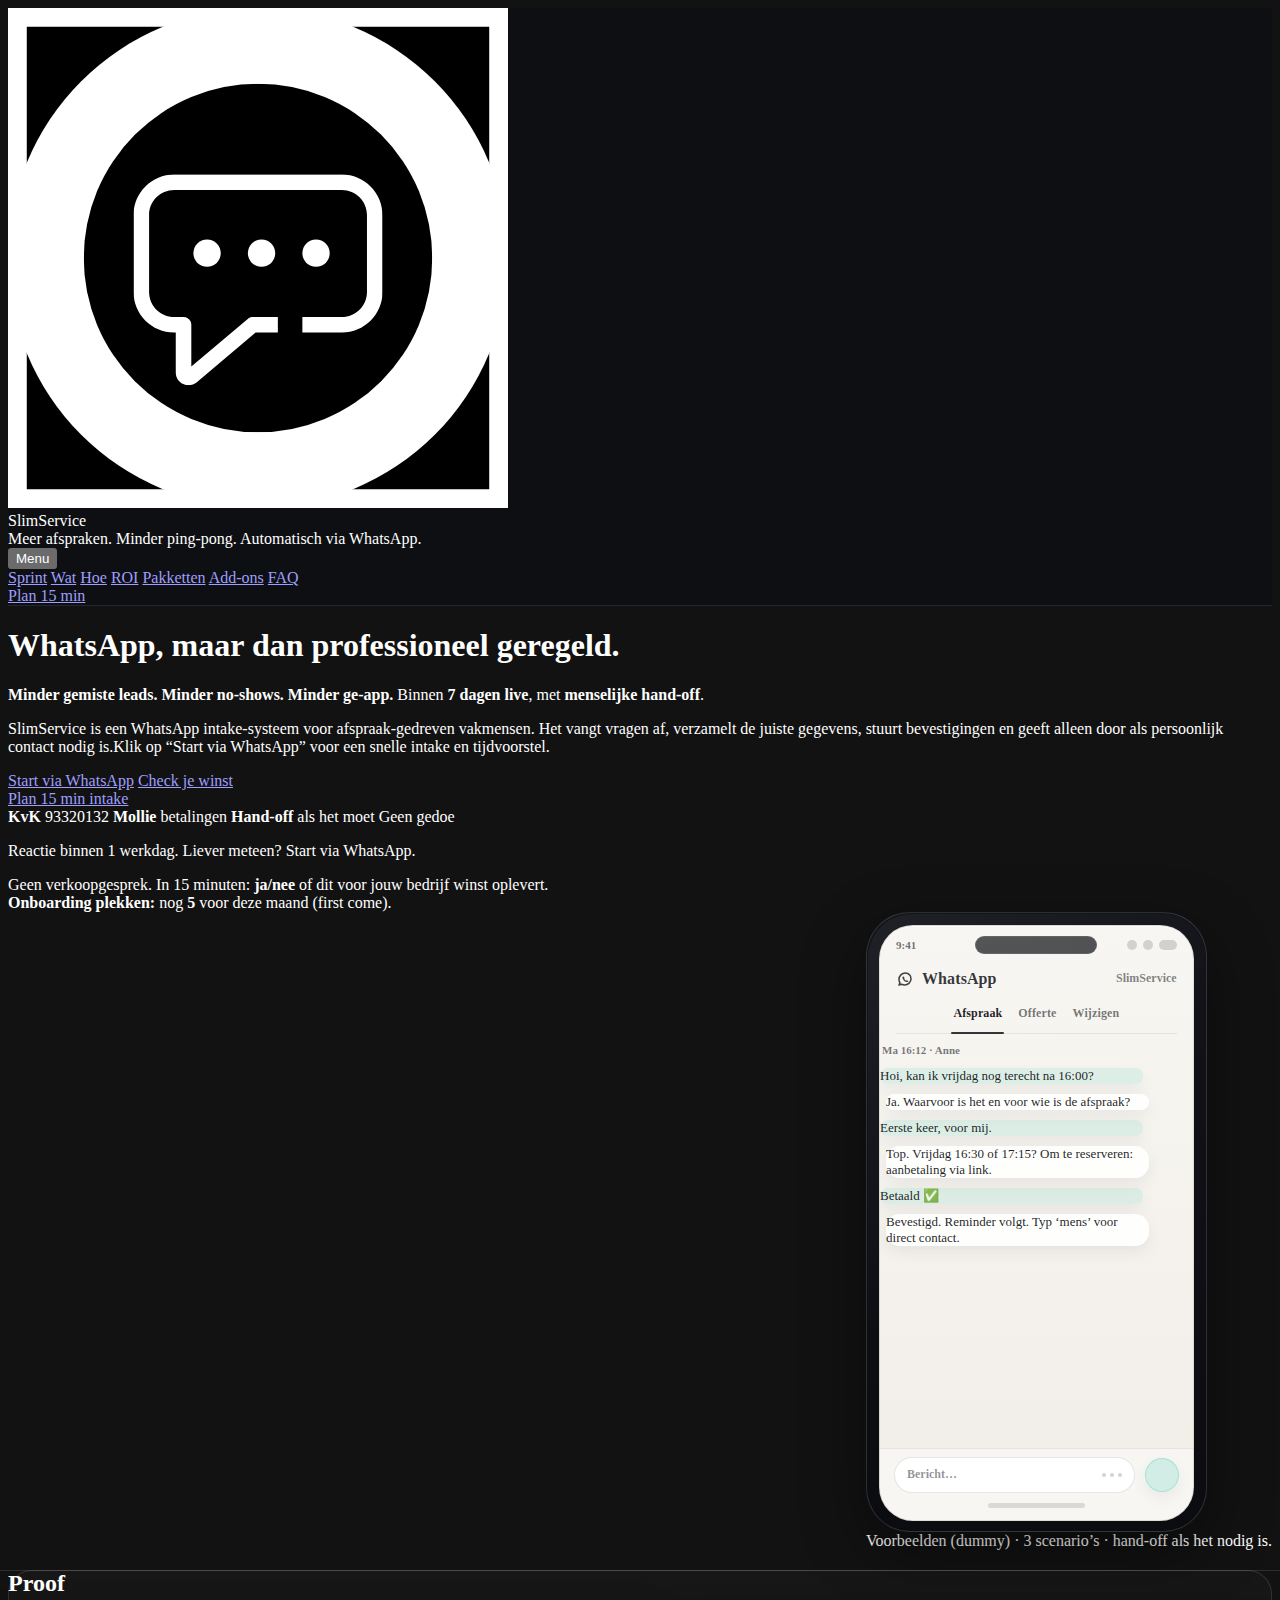
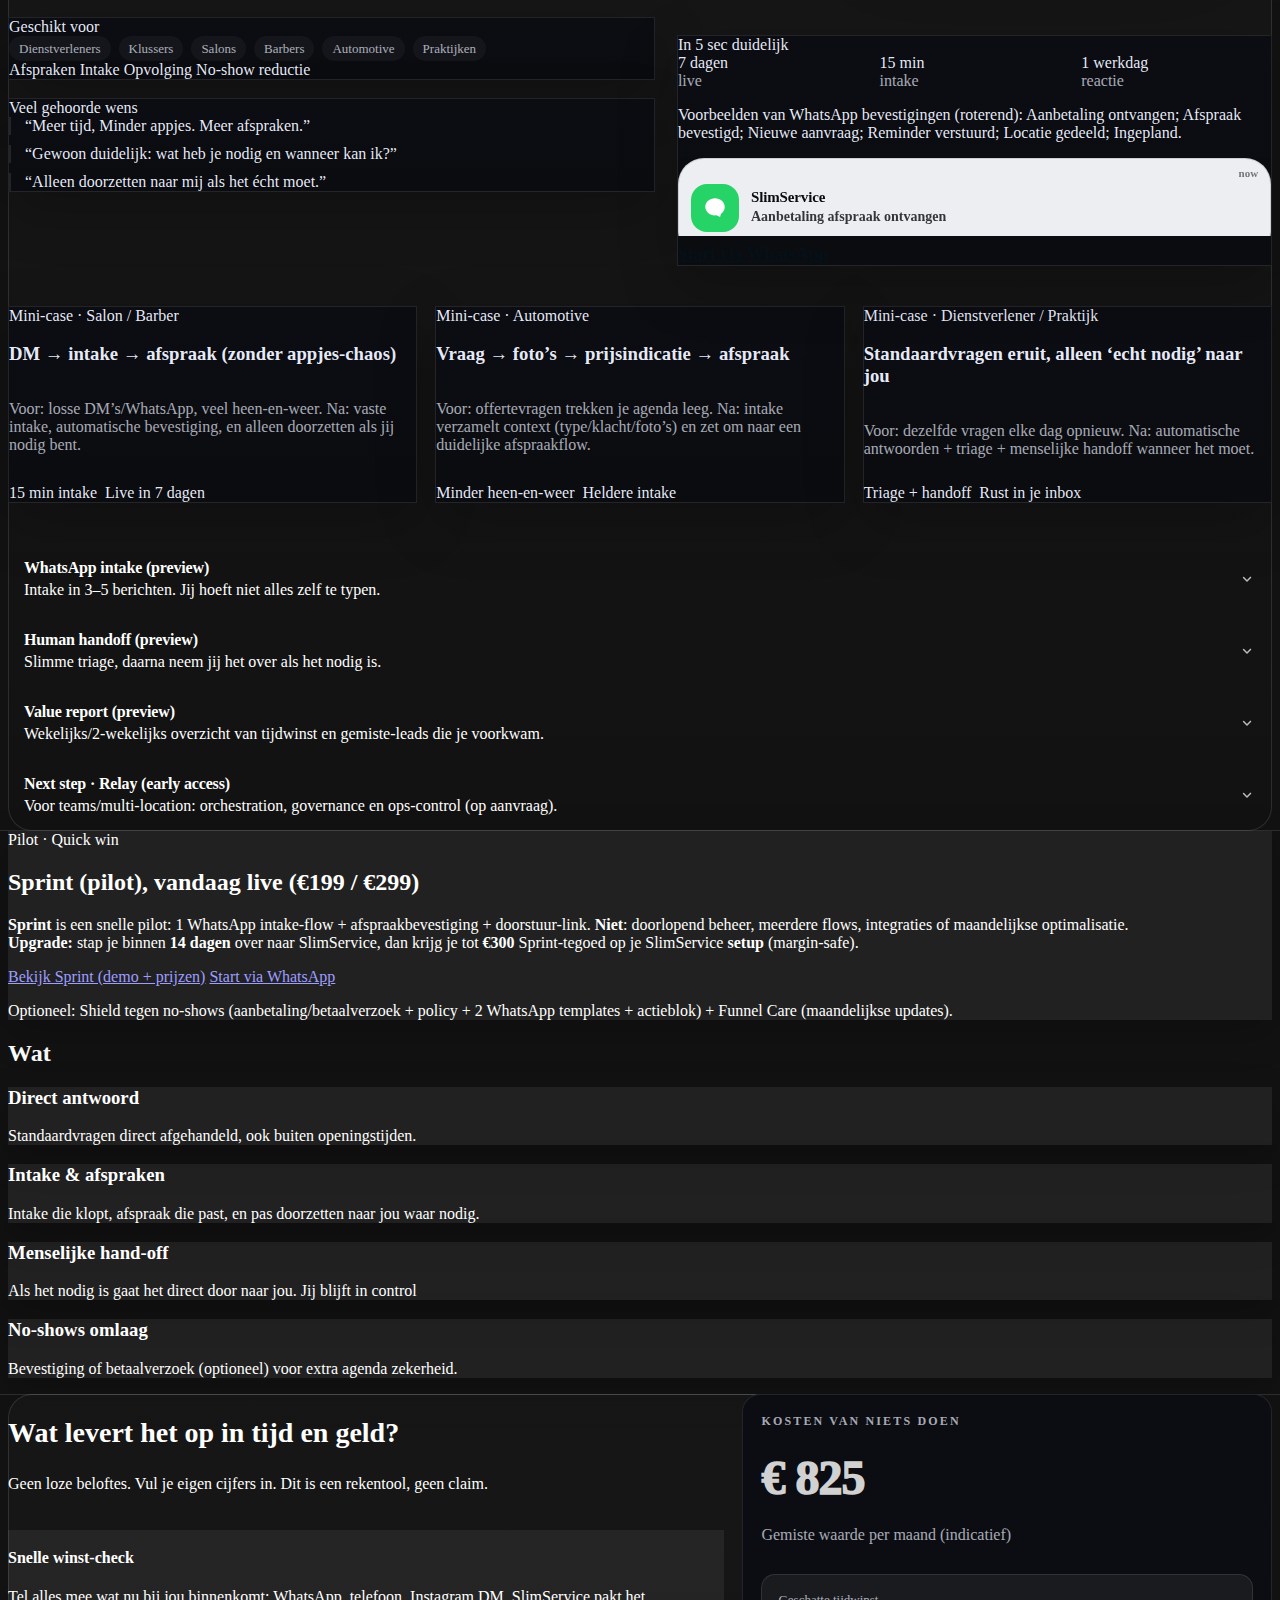
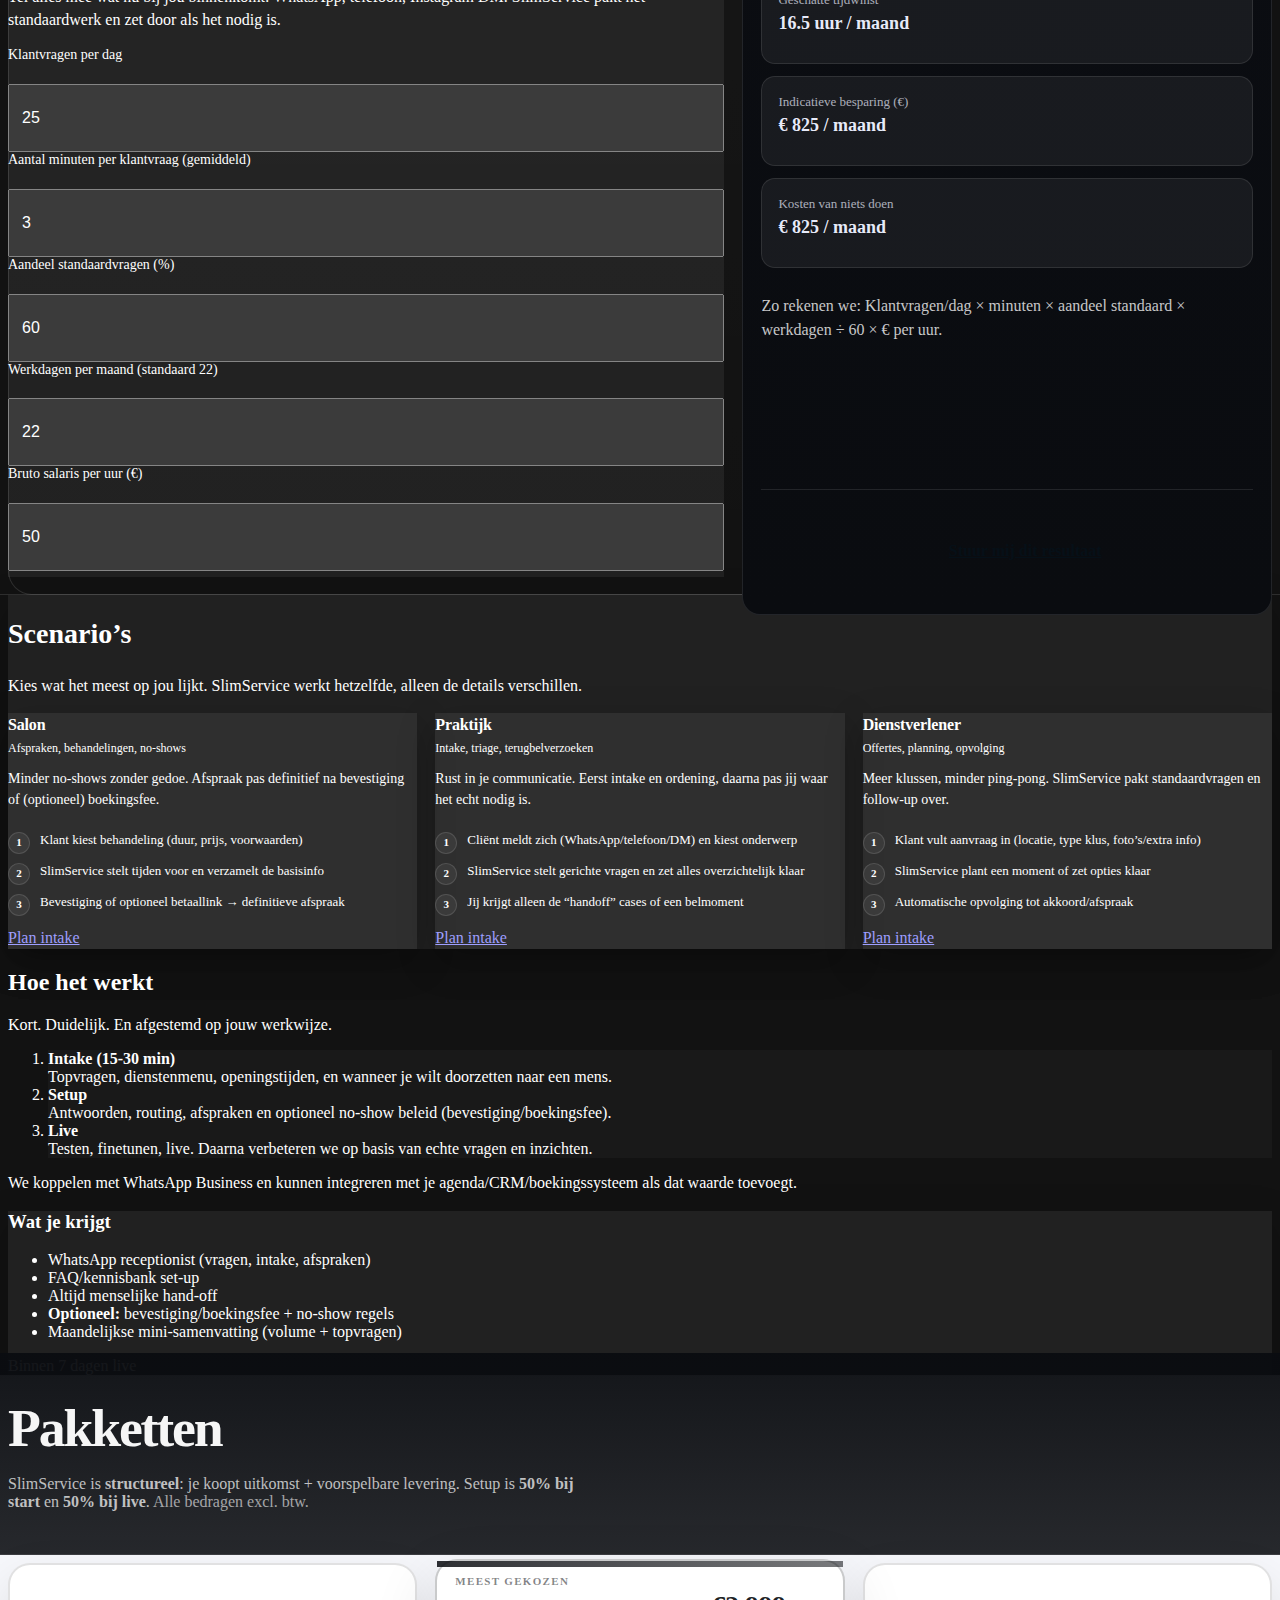
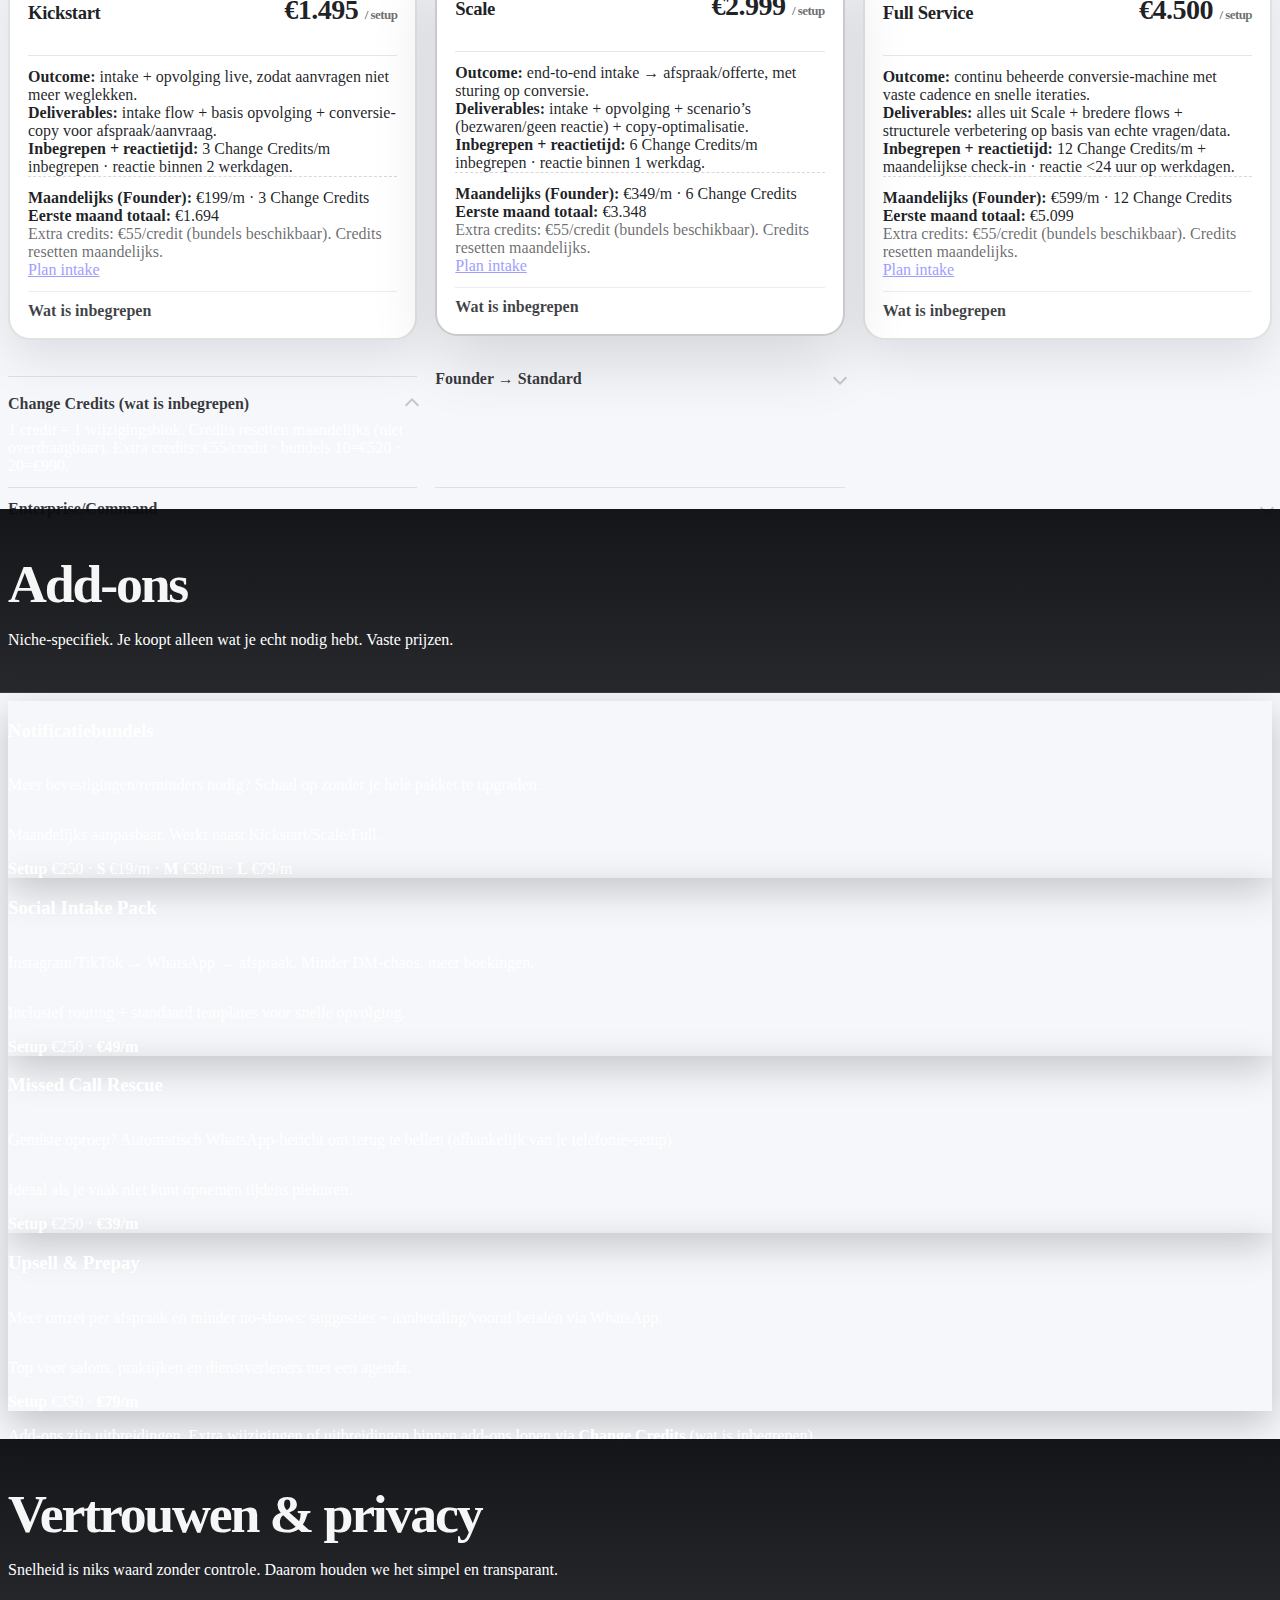
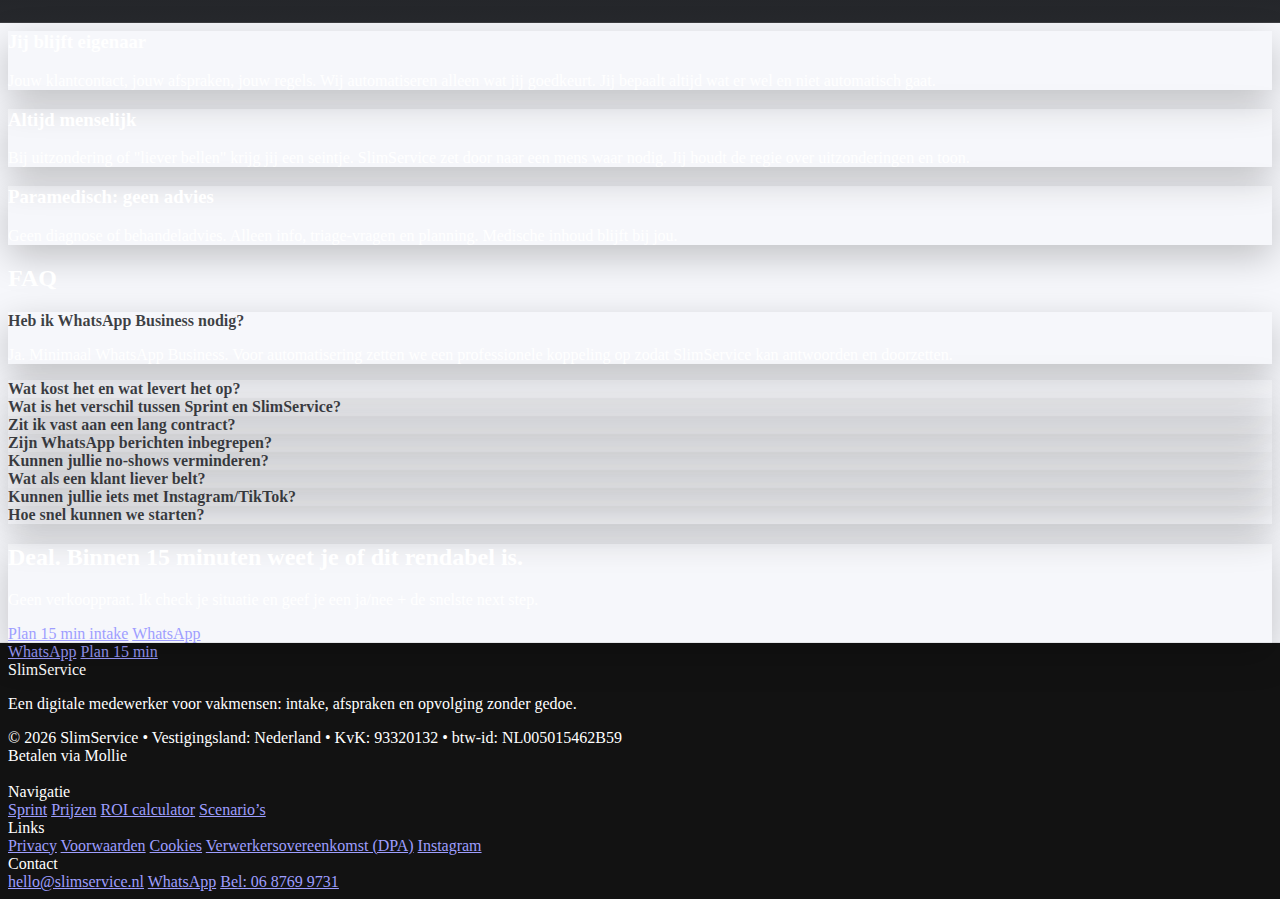
<file: index.html>
<!DOCTYPE html>

<html lang="nl">
<head>
  <meta charset="utf-8">
  <meta name="viewport" content="width=device-width, initial-scale=1">

  <title>SlimService | WhatsApp, maar dan professioneel geregeld</title>
  <meta name="description" content="SlimService regelt je WhatsApp klantenservice professioneel: standaardvragen, afspraken, gemiste leads en menselijke hand-off. Binnen 7 dagen live.">

  <link rel="canonical" href="https://slimservice.nl/">

  <meta property="og:type" content="website">
  <meta property="og:site_name" content="SlimService">
  <meta property="og:title" content="SlimService | WhatsApp, maar dan professioneel geregeld">
  <meta property="og:description" content="Minder gemiste leads. Minder no-shows. Minder ge-app. Binnen 7 dagen live, met menselijke hand-off.">
  <meta property="og:url" content="https://slimservice.nl/">
  <meta property="og:image" content="https://slimservice.nl/og-slimservice.jpg">
  <meta property="og:image:width" content="1200">
  <meta property="og:image:height" content="630">

  <meta name="twitter:card" content="summary_large_image">
  <meta name="twitter:title" content="SlimService | WhatsApp, maar dan professioneel geregeld">
  <meta name="twitter:description" content="Minder gemiste leads. Minder no-shows. Minder ge-app. Binnen 7 dagen live, met menselijke hand-off.">
  <meta name="twitter:image" content="https://slimservice.nl/og-slimservice.jpg">

  <link rel="icon" href="/favicon.svg" type="image/svg+xml">
  <link rel="alternate icon" href="/favicon.ico" sizes="any">
  <link rel="apple-touch-icon" href="/apple-touch-icon.png">
  <meta name="theme-color" content="#0b0c10">
  <meta name="color-scheme" content="dark">

 <link rel="stylesheet" href="contract.css">
<link rel="stylesheet" href="slimservice.css">

</head>

<body class="home ui2">


<!-- SlimService landing v7.6.1 | ROI label spacing + label rename | 2025-12-18T14:50:00+01:00 -->
<header class="wrap header">
<div class="brand">
<img alt="SlimService" class="logo-img" src="slimservice_whatsapp_logo.png"/>
<div>
<div class="brandname--strong brandname">SlimService</div>
<div class="tagline">Meer afspraken. Minder ping-pong. Automatisch via WhatsApp.</div>
</div>
</div>
<button class="nav-toggle" type="button" aria-controls="site-nav" aria-expanded="false">
  <span class="nav-toggle-icon" aria-hidden="true"></span>
  <span class="nav-toggle-text">Menu</span>
</button>

<nav id="site-nav" class="nav" aria-label="Hoofdnavigatie">

<a href="sprint/">Sprint</a>
<a href="#wat">Wat</a>
<a href="#hoe">Hoe</a>
<a href="#roi">ROI</a>
<a href="#pakketten">Pakketten</a>
<a href="#addons">Add-ons</a>
<a href="#faq">FAQ</a>
</nav>
<div class="cta">
<a class="btn tertiary" href="https://calendly.com/hello-slimservice/15min" rel="noopener" target="_blank">Plan 15 min</a>
</div>
</header>
<main>
<section class="wrap hero">
<div class="hero-copy">
<h1>WhatsApp, maar dan professioneel geregeld.</h1>
<p class="lead">
<strong>Minder gemiste leads.</strong> <strong>Minder no-shows.</strong> <strong>Minder ge-app.</strong>
          Binnen <strong>7 dagen live</strong>, met <strong>menselijke hand-off</strong>.
        </p>
<p class="hero-about">
SlimService is een WhatsApp intake-systeem voor afspraak-gedreven vakmensen. Het vangt vragen af, verzamelt de juiste gegevens, stuurt bevestigingen en geeft alleen door als persoonlijk contact nodig is.Klik op “Start via WhatsApp” voor een snelle intake en tijdvoorstel.
</p>
<div class="hero-actions">
  <a class="btn secondary" href="https://wa.me/31687699731?text=Hoi%20SlimService%2C%20snelle%20check.%0A%0ABedrijfsnaam%3A%20___%0ABranche%3A%20___%0AHoeveel%20afspraken%20per%20week%3A%20___%0AVeelvoorkomende%20vraag%3A%20___%0A%0AIk%20wil%3A%20(1)%20Sprint%20of%20(2)%20Doorlopend%20SlimService" rel="noopener" target="_blank">Start via WhatsApp</a>
  <a class="btn ghost" href="#roi">Check je winst</a>
</div>
<div class="hero-links">
  <a class="inline" href="https://calendly.com/hello-slimservice/15min" rel="noopener" target="_blank">Plan 15 min intake</a>
</div>


<div class="trust-strip" aria-label="Vertrouwen">
  <span class="trust-pill"><strong>KvK</strong> 93320132</span>
  <span class="trust-pill"><strong>Mollie</strong> betalingen</span>
  <span class="trust-pill"><strong>Hand-off</strong> als het moet</span>
  <span class="trust-pill">Geen gedoe</span>
</div>
<p class="micro">Reactie binnen 1 werkdag. Liever meteen? Start via WhatsApp.</p>

<div class="micro">
          Geen verkoopgesprek. In 15 minuten: <strong>ja/nee</strong> of dit voor jouw bedrijf winst oplevert.
        </div>
<div class="micro"><strong>Onboarding plekken:</strong> nog <strong>5</strong> voor deze maand (first come).</div>
</div>
<div aria-label="Voorbeelden van WhatsApp gesprekken met SlimService" class="hero-card hero-phone" role="group">
  <!-- tabs (CSS-only) -->
  <input class="hero-tab" type="radio" name="heroChat" id="heroChatA" aria-label="Scenario: Afspraak" checked>
  <input class="hero-tab" type="radio" name="heroChat" id="heroChatB" aria-label="Scenario: Offerte">
  <input class="hero-tab" type="radio" name="heroChat" id="heroChatC" aria-label="Scenario: Wijzigen">

  <div class="phone">
    <div class="phone-screen">
      <div class="phone-top">
        <div class="statusbar" aria-hidden="true">
          <div class="sb-left">9:41</div>
          <div class="sb-notch"></div>
          <div class="sb-right">
            <span class="sb-signal" aria-hidden="true"></span>
            <span class="sb-wifi" aria-hidden="true"></span>
            <span class="sb-batt" aria-hidden="true"></span>
          </div>
        </div>

        <div class="appbar" aria-hidden="true">
          <div class="app-left">
            <svg class="wa-ico" fill="none" viewbox="0 0 24 24" xmlns="http://www.w3.org/2000/svg" aria-hidden="true">
              <path d="M20 11.5c0 4.7-3.8 8.5-8.5 8.5-1.5 0-2.9-.4-4.2-1.1L4 20l1.2-3.1C4.4 15.6 4 14.1 4 12.5 4 7.8 7.8 4 12.5 4S20 7.8 20 11.5Z" stroke="currentColor" stroke-linejoin="round" stroke-width="2"></path>
              <path d="M9.3 9.2c.3-.7.6-.8 1.1-.2l.8 1c.3.4.3.8 0 1.2l-.4.5c.6 1.1 1.5 2 2.6 2.6l.5-.4c.4-.3.8-.3 1.2 0l1 .8c.6.5.5.8-.2 1.1-.8.3-1.7.3-2.5 0-2.1-.8-3.8-2.5-4.6-4.6-.3-.8-.3-1.7 0-2.5Z" fill="currentColor"></path>
            </svg>
            <span class="app-title">WhatsApp</span>
          </div>
          <div class="app-right">SlimService</div>
        </div>

        <div class="chat-tabs" aria-label="Voorbeeldscenario’s">
          <label class="chat-tab" for="heroChatA">Afspraak</label>
          <label class="chat-tab" for="heroChatB">Offerte</label>
          <label class="chat-tab" for="heroChatC">Wijzigen</label>
        </div>

        <div class="flowline" aria-hidden="true">Intake · Keuze · Bevestiging · Reminder · Hand-off</div>
      </div>

      <div class="chat-panels">
        <!-- A: Afspraak + aanbetaling -->
        <div class="chat chat-panel panel-a">
          <div class="chat-meta">Ma 16:12 · Anne</div>
          <div class="bubble user">Hoi, kan ik vrijdag nog terecht na 16:00?</div>
          <div class="bubble ss">Ja. Waarvoor is het en voor wie is de afspraak?</div>
          <div class="bubble user">Eerste keer, voor mij.</div>
          <div class="bubble ss">Top. Vrijdag 16:30 of 17:15? Om te reserveren: aanbetaling via link.</div>
          <div class="bubble user">Betaald ✅</div>
          <div class="bubble ss">Bevestigd. Reminder volgt. Typ ‘mens’ voor direct contact.</div>
        </div>

        <!-- B: Offerte / indicatie -->
        <div class="chat chat-panel panel-b">
          <div class="chat-meta">Di 09:08 · Octavio</div>
          <div class="bubble user">Kun je een prijsindicatie geven voor een klus?</div>
          <div class="bubble ss">Ja. Stuur 2 foto’s + locatie + wat je precies wil laten doen.</div>
          <div class="bubble user">Foto’s gestuurd.</div>
          <div class="bubble ss">Ontvangen. Ik stuur zo een korte indicatie en plan desgewenst een moment om het definitief te maken.</div>
          <div class="bubble user">Plan maar, dinsdag na 17:00.</div>
          <div class="bubble ss">Dinsdag 17:30 bevestigd. Reminder volgt. Typ ‘mens’.</div>
        </div>

        <!-- C: Wijzigen + handoff -->
        <div class="chat chat-panel panel-c">
          <div class="chat-meta">Wo 14:41 · Samir</div>
          <div class="bubble user">Ik moet mijn afspraak verzetten. Kan dat?</div>
          <div class="bubble ss">Zeker. Welke afspraak (datum/tijd) en je naam?</div>
          <div class="bubble user">Samir, woensdag 16:30.</div>
          <div class="bubble ss">Kan vrijdag 15:45 of maandag 10:00. Kies 1.</div>
          <div class="bubble user">Vrijdag 15:45.</div>
          <div class="bubble ss">Aangepast en bevestigd. Reminder volgt. Typ ‘mens’.</div>
        </div>
      </div>

      <div class="phone-footer" aria-hidden="true">
        <div class="composer">
          <div class="composer-pill">
            <span>Bericht…</span>
            <span class="typing" aria-hidden="true"><i></i><i></i><i></i></span>
          </div>
          <div class="composer-send" aria-hidden="true"></div>
        </div>
        <div class="home-indicator" aria-hidden="true"></div>
      </div>
    </div>
  </div>

  <div class="card-note">Voorbeelden (dummy) · 3 scenario’s · hand-off als het nodig is.</div>
</div>

</div>

</section>
  
<section class="wrap is-surface alt band theme-light proof-row" id="proof" aria-label="Proof">
    <h2 class="sr-only">Proof</h2>
   <div class="proof-grid">
    <div class="proof-left">
      <div class="grid3 proof-wall">
        <div class="card proof-box">
          <div class="kicker">Geschikt voor</div>
          <div class="proof-logos" aria-label="Sectoren">
            <span class="proof-logo">Dienstverleners</span>
            <span class="proof-logo">Klussers</span>
            <span class="proof-logo">Salons</span>
            <span class="proof-logo">Barbers</span>
            <span class="proof-logo">Automotive</span>
            <span class="proof-logo">Praktijken</span>
          </div>
          <div class="proof-chips" aria-label="Use-cases">
            <span class="pill">Afspraken</span>
            <span class="pill">Intake</span>
            <span class="pill">Opvolging</span>
            <span class="pill">No-show reductie</span>
          </div>
        </div>

        <div class="card proof-box">
          <div class="kicker">Veel gehoorde wens</div>
          <ul class="proof-quotes" aria-label="Veelgehoorde wensen">
            <li>“Meer tijd, Minder appjes. Meer afspraken.”</li>
            <li>“Gewoon duidelijk: wat heb je nodig en wanneer kan ik?”</li>
            <li>“Alleen doorzetten naar mij als het écht moet.”</li>
          </ul>
        </div>
      </div>

      <!-- X1 — Mini-case tiles -->
      <div class="case-tiles" aria-label="Mini-cases">
        <a class="card case-tile" href="https://slimservicesalondemo.netlify.app/" target="_blank" rel="noopener" aria-label="Bekijk voorbeeldflow: Salon / Barber">
          <div class="kicker">Mini-case · Salon / Barber</div>
          <h3>DM → intake → afspraak (zonder appjes-chaos)</h3>
          <p class="small muted">Voor: losse DM’s/WhatsApp, veel heen-en-weer. Na: vaste intake, automatische bevestiging, en alleen doorzetten als jij nodig bent.</p>
          <div class="case-meta">
            <span class="pill">15 min intake</span>
            <span class="pill">Live in 7 dagen</span>
          </div>
        </a>

        <a class="card case-tile" href="https://slimserviceautodetailer.netlify.app/" target="_blank" rel="noopener" aria-label="Bekijk voorbeeldflow: Automotive">
          <div class="kicker">Mini-case · Automotive</div>
          <h3>Vraag → foto’s → prijsindicatie → afspraak</h3>
          <p class="small muted">Voor: offertevragen trekken je agenda leeg. Na: intake verzamelt context (type/klacht/foto’s) en zet om naar een duidelijke afspraakflow.</p>
          <div class="case-meta">
            <span class="pill">Minder heen-en-weer</span>
            <span class="pill">Heldere intake</span>
          </div>
        </a>

        <a class="card case-tile" href="https://slimservicedansschooldemo.netlify.app/" target="_blank" rel="noopener" aria-label="Bekijk voorbeeldflow: Dienstverlener / Praktijk">
          <div class="kicker">Mini-case · Dienstverlener / Praktijk</div>
          <h3>Standaardvragen eruit, alleen ‘echt nodig’ naar jou</h3>
          <p class="small muted">Voor: dezelfde vragen elke dag opnieuw. Na: automatische antwoorden + triage + menselijke handoff wanneer het moet.</p>
          <div class="case-meta">
            <span class="pill">Triage + handoff</span>
            <span class="pill">Rust in je inbox</span>
          </div>
        </a>
      </div>

      <!-- X2 — Show, Don’t Tell Visuals (perf-safe) -->
          <div class="visual-tiles is-rows" data-accordion="proof" aria-label="Previews (voorbeelden)">
        <details class="visual-row" data-accordion-item>
          <summary class="visual-row__summary">
            <div class="visual-row__main">
              <div class="kicker visual-row__title">WhatsApp intake (preview)</div>
              <p class="small muted visual-row__desc">Intake in 3–5 berichten. Jij hoeft niet alles zelf te typen.</p>
            </div>
            <div class="visual-row__meta">
            
              <svg class="visual-row__chev" viewBox="0 0 24 24" aria-hidden="true">
                <path fill="currentColor" d="M6.7 9.3a1 1 0 0 1 1.4 0L12 13.2l3.9-3.9a1 1 0 1 1 1.4 1.4l-4.6 4.6a1 1 0 0 1-1.4 0L6.7 10.7a1 1 0 0 1 0-1.4z"/>
              </svg>
            </div>
          </summary>
          <div class="visual-row__panel">
            <img
              src="/assets/visual_whatsapp_flow.webp"
              width="1200"
              height="750"
              loading="lazy"
              decoding="async"
              alt="Preview: WhatsApp intake flow (voorbeeld)"
            />
            <div class="visual-meta">
              <div class="kicker">WhatsApp intake (preview)</div>
              <p class="small muted">Voorbeeld van intake in 3–5 berichten.</p>
              <a class="inline" href="https://wa.me/31687699731" rel="noopener" target="_blank">Start via WhatsApp</a>
            </div>
          </div>
        </details>

        <details class="visual-row" data-accordion-item>
          <summary class="visual-row__summary">
            <div class="visual-row__main">
              <div class="kicker visual-row__title">Human handoff (preview)</div>
              <p class="small muted visual-row__desc">Slimme triage, daarna neem jij het over als het nodig is.</p>
            </div>
            <div class="visual-row__meta">
          
              <svg class="visual-row__chev" viewBox="0 0 24 24" aria-hidden="true">
                <path fill="currentColor" d="M6.7 9.3a1 1 0 0 1 1.4 0L12 13.2l3.9-3.9a1 1 0 1 1 1.4 1.4l-4.6 4.6a1 1 0 0 1-1.4 0L6.7 10.7a1 1 0 0 1 0-1.4z"/>
              </svg>
            </div>
          </summary>
          <div class="visual-row__panel">
            <img
              src="/assets/visual_handoff.webp"
              width="1200"
              height="750"
              loading="lazy"
              decoding="async"
              alt="Preview: human handoff moment (voorbeeld)"
            />
            <div class="visual-meta">
              <div class="kicker">Human handoff (preview)</div>
              <p class="small muted">Voorbeeld wanneer jij het overneemt.</p>
              <a class="inline" href="https://wa.me/31687699731" rel="noopener" target="_blank">Start via WhatsApp</a>
            </div>
          </div>
        </details>

        <details class="visual-row" data-accordion-item>
          <summary class="visual-row__summary">
            <div class="visual-row__main">
              <div class="kicker visual-row__title">Value report (preview)</div>
              <p class="small muted visual-row__desc">Wekelijks/2-wekelijks overzicht van tijdwinst en gemiste-leads die je voorkwam.</p>
            </div>
            <div class="visual-row__meta">
            
              <svg class="visual-row__chev" viewBox="0 0 24 24" aria-hidden="true">
                <path fill="currentColor" d="M6.7 9.3a1 1 0 0 1 1.4 0L12 13.2l3.9-3.9a1 1 0 1 1 1.4 1.4l-4.6 4.6a1 1 0 0 1-1.4 0L6.7 10.7a1 1 0 0 1 0-1.4z"/>
              </svg>
            </div>
          </summary>
          <div class="visual-row__panel">
            <img
              src="/assets/visual_value_report.webp"
              width="1200"
              height="750"
              loading="lazy"
              decoding="async"
              alt="Preview: value report (voorbeeld)"
            />
            <div class="visual-meta">
              <div class="kicker">Value report (preview)</div>
              <p class="small muted">Preview van jouw waarde-overzicht (week/2-wekelijks).</p>
              <a class="inline" href="#roi">Check je winst</a>
            </div>
          </div>
        </details>

        <details class="visual-row" data-accordion-item>
          <summary class="visual-row__summary">
            <div class="visual-row__main">
              <div class="kicker visual-row__title">Next step · Relay (early access)</div>
              <p class="small muted visual-row__desc">Voor teams/multi-location: orchestration, governance en ops-control (op aanvraag).</p>
            </div>
            <div class="visual-row__meta">
        
              <svg class="visual-row__chev" viewBox="0 0 24 24" aria-hidden="true">
                <path fill="currentColor" d="M6.7 9.3a1 1 0 0 1 1.4 0L12 13.2l3.9-3.9a1 1 0 1 1 1.4 1.4l-4.6 4.6a1 1 0 0 1-1.4 0L6.7 10.7a1 1 0 0 1 0-1.4z"/>
              </svg>
            </div>
          </summary>
          <div class="visual-row__panel">
            <img
              src="/assets/visual_relay_preview.webp"
              width="1200"
              height="750"
              loading="lazy"
              decoding="async"
              alt="Preview: Relay next step (early access)"
            />
            <div class="visual-meta">
              <div class="kicker">Next step · Relay (early access)</div>
              <p class="small muted">Voor als SlimService te klein wordt: één laag erboven voor orchestration, governance en ops-control (op aanvraag).</p>
              <a class="inline" href="https://wa.me/31687699731?text=Ik%20wil%20Relay%20demo%20(teams%2Fmulti-location).%20Kun%20je%20me%20de%20volgende%20stap%20sturen%3F" rel="noopener" target="_blank">Vraag Relay demo</a>
            </div>
          </div>
        </details>
      </div>
    </div>

    <aside class="card proof-side" aria-label="Impact + start">
      <div class="kicker">In 5 sec duidelijk</div>
      <div class="proof-metrics" aria-label="Kern-feiten">
        <div class="proof-metric">
          <div class="proof-num">7 dagen</div>
          <div class="tiny muted">live</div>
        </div>
        <div class="proof-metric">
          <div class="proof-num">15 min</div>
          <div class="tiny muted">intake</div>
        </div>
        <div class="proof-metric">
          <div class="proof-num">1 werkdag</div>
          <div class="tiny muted">reactie</div>
        </div>
      </div>

      
      <p class="sr-only">
        Voorbeelden van WhatsApp bevestigingen (roterend): Aanbetaling ontvangen; Afspraak bevestigd; Nieuwe aanvraag; Reminder verstuurd; Locatie gedeeld; Ingepland.
      </p>

      <div class="wa-ticker" aria-hidden="true">
        <div class="wa-track">
          <div class="wa-note">
            <div class="wa-app" aria-hidden="true">
              <svg viewBox="0 0 24 24" width="26" height="26" role="img" aria-label="">
                <path fill="currentColor" d="M12 3c4.97 0 9 3.58 9 8 0 2.53-1.3 4.78-3.34 6.25-.14.1-.24.25-.28.42l-.65 2.6-2.93-1.4a.75.75 0 0 0-.45-.07c-.44.08-.9.12-1.35.12-4.97 0-9-3.58-9-8s4.03-8 9-8z"/>
              </svg>
            </div>
            <div class="wa-body">
              <div class="wa-title">SlimService</div>
              <div class="wa-text">Aanbetaling afspraak ontvangen</div>
            </div>
            <div class="wa-time">now</div>
          </div>

          <div class="wa-note">
            <div class="wa-app" aria-hidden="true">
              <svg viewBox="0 0 24 24" width="26" height="26" role="img" aria-label="">
                <path fill="currentColor" d="M12 3c4.97 0 9 3.58 9 8 0 2.53-1.3 4.78-3.34 6.25-.14.1-.24.25-.28.42l-.65 2.6-2.93-1.4a.75.75 0 0 0-.45-.07c-.44.08-.9.12-1.35.12-4.97 0-9-3.58-9-8s4.03-8 9-8z"/>
              </svg>
            </div>
            <div class="wa-body">
              <div class="wa-title">SlimService</div>
              <div class="wa-text">Afspraak bevestigd: morgen 10:00</div>
            </div>
            <div class="wa-time">now</div>
          </div>

          <div class="wa-note">
            <div class="wa-app" aria-hidden="true">
              <svg viewBox="0 0 24 24" width="26" height="26" role="img" aria-label="">
                <path fill="currentColor" d="M12 3c4.97 0 9 3.58 9 8 0 2.53-1.3 4.78-3.34 6.25-.14.1-.24.25-.28.42l-.65 2.6-2.93-1.4a.75.75 0 0 0-.45-.07c-.44.08-.9.12-1.35.12-4.97 0-9-3.58-9-8s4.03-8 9-8z"/>
              </svg>
            </div>
            <div class="wa-body">
              <div class="wa-title">SlimService</div>
              <div class="wa-text">Nieuwe aanvraag: intake ingevuld</div>
            </div>
            <div class="wa-time">now</div>
          </div>

          <div class="wa-note">
            <div class="wa-app" aria-hidden="true">
              <svg viewBox="0 0 24 24" width="26" height="26" role="img" aria-label="">
                <path fill="currentColor" d="M12 3c4.97 0 9 3.58 9 8 0 2.53-1.3 4.78-3.34 6.25-.14.1-.24.25-.28.42l-.65 2.6-2.93-1.4a.75.75 0 0 0-.45-.07c-.44.08-.9.12-1.35.12-4.97 0-9-3.58-9-8s4.03-8 9-8z"/>
              </svg>
            </div>
            <div class="wa-body">
              <div class="wa-title">SlimService</div>
              <div class="wa-text">Reminder verstuurd: 2 uur vooraf</div>
            </div>
            <div class="wa-time">now</div>
          </div>

          <div class="wa-note">
            <div class="wa-app" aria-hidden="true">
              <svg viewBox="0 0 24 24" width="26" height="26" role="img" aria-label="">
                <path fill="currentColor" d="M12 3c4.97 0 9 3.58 9 8 0 2.53-1.3 4.78-3.34 6.25-.14.1-.24.25-.28.42l-.65 2.6-2.93-1.4a.75.75 0 0 0-.45-.07c-.44.08-.9.12-1.35.12-4.97 0-9-3.58-9-8s4.03-8 9-8z"/>
              </svg>
            </div>
            <div class="wa-body">
              <div class="wa-title">SlimService</div>
              <div class="wa-text">Locatie gedeeld + route gestuurd</div>
            </div>
            <div class="wa-time">now</div>
          </div>

          <div class="wa-note">
            <div class="wa-app" aria-hidden="true">
              <svg viewBox="0 0 24 24" width="26" height="26" role="img" aria-label="">
                <path fill="currentColor" d="M12 3c4.97 0 9 3.58 9 8 0 2.53-1.3 4.78-3.34 6.25-.14.1-.24.25-.28.42l-.65 2.6-2.93-1.4a.75.75 0 0 0-.45-.07c-.44.08-.9.12-1.35.12-4.97 0-9-3.58-9-8s4.03-8 9-8z"/>
              </svg>
            </div>
            <div class="wa-body">
              <div class="wa-title">SlimService</div>
              <div class="wa-text">Handoff: klant staat ingepland</div>
            </div>
            <div class="wa-time">now</div>
          </div>

          <!-- clone van 1e item voor seamless loop -->
          <div class="wa-note" aria-hidden="true">
            <div class="wa-app" aria-hidden="true">
              <svg viewBox="0 0 24 24" width="26" height="26" role="img" aria-label="">
                <path fill="currentColor" d="M12 3c4.97 0 9 3.58 9 8 0 2.53-1.3 4.78-3.34 6.25-.14.1-.24.25-.28.42l-.65 2.6-2.93-1.4a.75.75 0 0 0-.45-.07c-.44.08-.9.12-1.35.12-4.97 0-9-3.58-9-8s4.03-8 9-8z"/>
              </svg>
            </div>
            <div class="wa-body">
              <div class="wa-title">SlimService</div>
              <div class="wa-text">Aanbetaling afspraak ontvangen</div>
            </div>
            <div class="wa-time">now</div>
          </div>
        </div>
      </div>

      
      <div class="hero-actions proof-actions">
        <a class="btn primary" href="https://wa.me/31687699731" rel="noopener" target="_blank">Start via WhatsApp</a>
      </div>
    </aside>
  </div>
</section>

<section class="wrap is-surface alt band theme-light" id="sprint">
  <div class="card sprint-callout">
    <div class="kicker">Pilot · Quick win</div>
    <h2>Sprint (pilot), vandaag live (&euro;199 / &euro;299)</h2>

    <p class="tiny note">
      <strong>Sprint</strong> is een snelle pilot: 1 WhatsApp intake-flow + afspraakbevestiging + doorstuur-link.
      <strong>Niet</strong>: doorlopend beheer, meerdere flows, integraties of maandelijkse optimalisatie.
      <br>
      <strong>Upgrade:</strong> stap je binnen <strong>14 dagen</strong> over naar SlimService, dan krijg je tot <strong>&euro;300</strong> Sprint-tegoed op je SlimService <strong>setup</strong> (margin-safe).
    </p>

    <div class="hero-actions">
      <a class="btn primary" href="sprint/">Bekijk Sprint (demo + prijzen)</a>
      <a class="btn secondary" href="https://wa.me/31687699731?text=Hoi%20SlimService%2C%20ik%20wil%20de%20Sprint%20starten.%0ABedrijfsnaam%3A%20___%0ABranche%3A%20___%0AVoordeur%20(IG%2FMaps)%3A%20___" rel="noopener" target="_blank">Start via WhatsApp</a>
    </div>

    <p class="tiny">
      Optioneel: Shield tegen no-shows (aanbetaling/betaalverzoek + policy + 2 WhatsApp templates + actieblok) + Funnel Care (maandelijkse updates).
    </p>
  </div>
</section>

<section class="wrap grid3" id="wat" aria-labelledby="wat-title">
  <h2 class="sr-only" id="wat-title">Wat</h2>

  <div class="card">
    <h3>Direct antwoord</h3>
    <p>Standaardvragen direct afgehandeld, ook buiten openingstijden.</p>
  </div>

  <div class="card">
    <h3>Intake &amp; afspraken</h3>
    <p>Intake die klopt, afspraak die past, en pas doorzetten naar jou waar nodig.</p>
  </div>

  <div class="card">
    <h3>Menselijke hand-off</h3>
    <p>Als het nodig is gaat het direct door naar jou. Jij blijft in control</p>
  </div>

  <div class="card">
    <h3>No-shows omlaag</h3>
    <p>Bevestiging of betaalverzoek (optioneel) voor extra agenda zekerheid.</p>
  </div>
</section>

<section class="wrap is-surface alt band theme-light" id="roi">
<div class="section-head">
<h2>Wat levert het op in tijd en geld?</h2>
<p class="muted">Geen loze beloftes. Vul je eigen cijfers in. Dit is een rekentool, geen claim.</p>
</div>
<div class="grid-2 roi-grid">

  <!-- Left: input -->
  <div class="card roi-input">
    <h3>Snelle winst-check</h3>
    <p class="muted">
      Tel alles mee wat nu bij jou binnenkomt: WhatsApp, telefoon, Instagram DM. SlimService pakt het standaardwerk en zet door als het nodig is.
    </p>

    <div class="form">
      <label>
        <span class="lbl">Klantvragen per dag </span>
        <input id="roi_q" min="0" step="1" type="number" value="25"/>
      </label>

      <label>
        <span class="lbl">Aantal minuten per klantvraag (gemiddeld)</span>
        <input id="roi_min" min="0" step="1" type="number" value="3"/>
      </label>

      <label>
        <span class="lbl">Aandeel standaardvragen (%)</span>
        <input id="roi_pct" max="100" min="0" step="5" type="number" value="60"/>
      </label>

      <label>
        <span class="lbl">Werkdagen per maand (standaard 22)</span>
        <input id="roi_days" min="0" step="1" type="number" value="22"/>
      </label>

      <label class="span-2">
        <span class="lbl">Bruto salaris per uur (&euro;)</span>
        <input id="roi_rate" min="0" step="1" type="number" value="50"/>
      </label>
    </div>
  </div>

  <!-- Right: impact -->
  <div class="card roi-impact">
<div class="roi-kicker">Kosten van niets doen</div>
<div class="roi-big" id="roi_big">--</div>
<div class="roi-sub">Gemiste waarde per maand (indicatief)</div>

    <div class="roi-kpis">
      <div class="kpi">
        <div class="kpi-label">Geschatte tijdwinst</div>
        <div class="kpi-value" id="roi_hours">--</div>
      </div>

      <div class="kpi">
        <div class="kpi-label">Indicatieve besparing (&euro;)</div>
        <div class="kpi-value" id="roi_value">--</div>
      </div>

      <div class="kpi">
        <div class="kpi-label">Kosten van niets doen</div>
        <div class="kpi-value" id="roi_cost">--</div>
      </div>
    </div>

    <div class="note">
      Zo rekenen we: Klantvragen/dag × minuten × aandeel standaard × werkdagen ÷ 60 × &euro; per uur.
    </div>

    <div class="roi-actions">
     <a class="btn primary" id="roi_send" href="#" target="_blank" rel="noopener">Stuur mij dit resultaat</a>
    </div>
  </div>

</div> <!-- /roi-grid -->

</section> <!-- /roi -->

<section class="wrap is-surface" id="scenarios">

<div class="card">
  <h2>Scenario’s</h2>
  <p class="muted">Kies wat het meest op jou lijkt. SlimService werkt hetzelfde, alleen de details verschillen.</p>

  <div class="scenario-grid">
    <article class="card scenario-card">
      <div class="scenario-head">
        <h3>Salon</h3>
        <div class="scenario-sub">Afspraken, behandelingen, no-shows</div>
      </div>
      <p class="scenario-lead">Minder no-shows zonder gedoe. Afspraak pas definitief na bevestiging of (optioneel) boekingsfee.</p>
      <ol class="scenario-steps">
        <li>Klant kiest behandeling (duur, prijs, voorwaarden)</li>
        <li>SlimService stelt tijden voor en verzamelt de basisinfo</li>
        <li>Bevestiging of optioneel betaallink → definitieve afspraak</li>
      </ol>
 <a class="btn primary scenario-cta" href="https://calendly.com/hello-slimservice/15min" rel="noopener" target="_blank">Plan intake</a>
    </article>

    <article class="card scenario-card">
      <div class="scenario-head">
        <h3>Praktijk</h3>
        <div class="scenario-sub">Intake, triage, terugbelverzoeken</div>
      </div>
      <p class="scenario-lead">Rust in je communicatie. Eerst intake en ordening, daarna pas jij waar het echt nodig is.</p>
      <ol class="scenario-steps">
        <li>Cliënt meldt zich (WhatsApp/telefoon/DM) en kiest onderwerp</li>
        <li>SlimService stelt gerichte vragen en zet alles overzichtelijk klaar</li>
        <li>Jij krijgt alleen de “handoff” cases of een belmoment</li>
      </ol>
<a class="btn primary scenario-cta" href="https://calendly.com/hello-slimservice/15min" rel="noopener" target="_blank">Plan intake</a>
    </article>

    <article class="card scenario-card">
      <div class="scenario-head">
        <h3>Dienstverlener</h3>
        <div class="scenario-sub">Offertes, planning, opvolging</div>
      </div>
      <p class="scenario-lead">Meer klussen, minder ping-pong. SlimService pakt standaardvragen en follow-up over.</p>
      <ol class="scenario-steps">
        <li>Klant vult aanvraag in (locatie, type klus, foto’s/extra info)</li>
        <li>SlimService plant een moment of zet opties klaar</li>
        <li>Automatische opvolging tot akkoord/afspraak</li>
      </ol>
<a class="btn primary scenario-cta" href="https://calendly.com/hello-slimservice/15min" rel="noopener" target="_blank">Plan intake</a>
    </article>
  </div>

</div> <!-- /card (Scenarios wrapper) -->
</section>
<section class="wrap" id="hoe">
<div class="section-head">
<h2>Hoe het werkt</h2>
<p class="muted">Kort. Duidelijk. En afgestemd op jouw werkwijze.</p>
</div>
<div class="split">
<div>
<ol class="steps">
<li><div><strong>Intake (15-30 min)</strong><div class="small">Topvragen, dienstenmenu, openingstijden, en wanneer je wilt doorzetten naar een mens.</div></div></li>
<li><div><strong>Setup</strong><div class="small">Antwoorden, routing, afspraken en optioneel no-show beleid (bevestiging/boekingsfee).</div></div></li>
<li><div><strong>Live</strong><div class="small">Testen, finetunen, live. Daarna verbeteren we op basis van echte vragen en inzichten.</div></div></li>
</ol>
<p class="small">
            We koppelen met WhatsApp Business en kunnen integreren met je agenda/CRM/boekingssysteem als dat waarde toevoegt.
          </p>
</div>
<div class="card">
<h3>Wat je krijgt</h3>
<ul class="ticks">
<li>WhatsApp receptionist (vragen, intake, afspraken)</li>
<li>FAQ/kennisbank set-up</li>
<li>Altijd menselijke hand-off</li>
<li><strong>Optioneel:</strong> bevestiging/boekingsfee + no-show regels</li>
<li>Maandelijkse mini-samenvatting (volume + topvragen)</li>
</ul>
<div class="badge">Binnen 7 dagen live</div>
</div>
</div>
</section>

<section class="wrap is-surface alt band theme-light" id="pakketten">
  <div class="section-head">
    <h2>Pakketten</h2>
    <p class="small">
      SlimService is <strong>structureel</strong>: je koopt uitkomst + voorspelbare levering. Setup is <strong>50% bij start</strong> en <strong>50% bij live</strong>.
      <span class="muted">Alle bedragen excl. btw.</span>
    </p>
  </div>

  <div class="pricing">

    <!-- Kickstart -->
    <div class="price card">
      <div class="price-head">
        <h3>Kickstart</h3>
        <div class="amount">&euro;1.495 <span>/ setup</span></div>
      </div>

      <div class="small"><strong>Outcome:</strong> intake + opvolging live, zodat aanvragen niet meer weglekken.</div>
      <div class="small"><strong>Deliverables:</strong> intake flow + basis opvolging + conversie-copy voor afspraak/aanvraag.</div>
      <div class="small"><strong>Inbegrepen + reactietijd:</strong> 3 Change Credits/m inbegrepen · reactie binnen 2 werkdagen.</div>

      <div class="price-foot">
        <div class="small"><strong>Maandelijks (Founder):</strong> &euro;199/m · 3 Change Credits</div>
        <div class="small"><strong>Eerste maand totaal:</strong> &euro;1.694</div>
        <div class="tiny muted">Extra credits: &euro;55/credit (bundels beschikbaar). Credits resetten maandelijks.</div>
        <a class="btn tertiary full" href="https://calendly.com/hello-slimservice/15min" rel="noopener" target="_blank">Plan intake</a>
      </div>

      <details class="price-more">
  <summary>Wat is inbegrepen</summary>
  <div class="tiny note">
    <strong>Niet inbegrepen:</strong> complexe integraties · multi-channel orchestration · onbeperkte wijzigingen zonder credits.<br>
    <strong>Uitgangspunten:</strong> toegang + basisinfo binnen 48 uur · 1 contactpersoon voor approvals.
  </div>
</details>
    </div>

    <!-- Scale -->
    <div class="price card highlight" data-badge="Meest gekozen">
      <div class="price-head">
        <h3>Scale</h3>
        <div class="amount">&euro;2.999 <span>/ setup</span></div>
      </div>

      <div class="small"><strong>Outcome:</strong> end-to-end intake → afspraak/offerte, met sturing op conversie.</div>
      <div class="small"><strong>Deliverables:</strong> intake + opvolging + scenario’s (bezwaren/geen reactie) + copy-optimalisatie.</div>
      <div class="small"><strong>Inbegrepen + reactietijd:</strong> 6 Change Credits/m inbegrepen · reactie binnen 1 werkdag.</div>

      <div class="price-foot">
        <div class="small"><strong>Maandelijks (Founder):</strong> &euro;349/m · 6 Change Credits</div>
        <div class="small"><strong>Eerste maand totaal:</strong> &euro;3.348</div>
        <div class="tiny muted">Extra credits: &euro;55/credit (bundels beschikbaar). Credits resetten maandelijks.</div>
        <a class="btn primary full" href="https://calendly.com/hello-slimservice/15min" rel="noopener" target="_blank">Plan intake</a>
      </div>

<details class="price-more">
  <summary>Wat is inbegrepen</summary>
  <div class="tiny note">
    <strong>Niet inbegrepen:</strong> enterprise governance · maatwerk BI/dashboards · “unlimited” A/B zonder credit-budget.<br>
    <strong>Uitgangspunten:</strong> 1–2 primaire conversiedoelen · wijzigingen via 1 owner.
  </div>
</details>
    </div>

    <!-- Full Service -->
    <div class="price card">
      <div class="price-head">
        <h3>Full Service</h3>
        <div class="amount">&euro;4.500 <span>/ setup</span></div>
      </div>

      <div class="small"><strong>Outcome:</strong> continu beheerde conversie-machine met vaste cadence en snelle iteraties.</div>
      <div class="small"><strong>Deliverables:</strong> alles uit Scale + bredere flows + structurele verbetering op basis van echte vragen/data.</div>
      <div class="small"><strong>Inbegrepen + reactietijd:</strong> 12 Change Credits/m + maandelijkse check-in · reactie &lt;24 uur op werkdagen.</div>

      <div class="price-foot">
        <div class="small"><strong>Maandelijks (Founder):</strong> &euro;599/m · 12 Change Credits</div>
        <div class="small"><strong>Eerste maand totaal:</strong> &euro;5.099</div>
        <div class="tiny muted">Extra credits: &euro;55/credit (bundels beschikbaar). Credits resetten maandelijks.</div>
        <a class="btn tertiary full" href="https://calendly.com/hello-slimservice/15min" rel="noopener" target="_blank">Plan intake</a>
      </div>

<details class="price-more">
  <summary>Wat is inbegrepen</summary>
  <div class="tiny note">
    <strong>Niet inbegrepen:</strong> 24/7 support · enterprise integraties als standaard · volledige marketingproductie.<br>
    <strong>Uitgangspunten:</strong> maandelijkse check-in mogelijk · decisions binnen 24–48 uur.
  </div>
</details>
  </div>

<div class="pricing-terms" aria-label="Wat is inbegrepen en voorwaarden">
  <details class="pricing-term" open>
    <summary>Change Credits (wat is inbegrepen)</summary>
    <div class="tiny note">
      1 credit = 1 wijzigingsblok. Credits resetten maandelijks (niet overdraagbaar).
      <span class="muted">Extra credits: &euro;55/credit · bundels 10=&euro;520 · 20=&euro;990.</span>
    </div>
  </details>
</div>

  <details class="pricing-term">
    <summary>Founder → Standard</summary>
    <div class="tiny note">
      Founder pricing is beperkt. Daarna Standard: Kickstart &euro;249/m (4 credits), Scale &euro;399/m (8 credits), Full &euro;699/m (16 credits).
      <strong>Grandfather rule:</strong> bestaande klanten houden hun prijs zolang ze actief blijven.
    </div>
  </details>
</div>

  <details class="pricing-term">
    <summary>Enterprise/Command</summary>
    <div class="tiny note">
      Voor multi-location, integraties, meerdere kanalen/flows of hogere SLA.
      <strong>Setup:</strong> &euro;7.500 · <strong>Monthly:</strong> &euro;999/m ·
      <a class="inline" href="https://calendly.com/hello-slimservice/15min" rel="noopener" target="_blank">Plan intake</a>
    </div>
  </details>
</div>

<section class="wrap" id="addons">
  <div class="section-head">
    <h2>Add-ons</h2>
    <p class="muted">Niche-specifiek. Je koopt alleen wat je echt nodig hebt. Vaste prijzen.</p>
  </div>

  <div class="grid-2">
    <div class="card small">
      <h3>Notificatiebundels</h3>
      <p class="muted">Meer bevestigingen/reminders nodig? Schaal op zonder je hele pakket te upgraden.</p>
      <p class="tiny">Maandelijks aanpasbaar. Werkt naast Kickstart/Scale/Full.</p>
      <div class="price-line">
        <strong>Setup</strong> &euro;250 &middot;
        <strong>S</strong> &euro;19/m &middot;
        <strong>M</strong> &euro;39/m &middot;
        <strong>L</strong> &euro;79/m
      </div>
    </div>

    <div class="card small">
      <h3>Social Intake Pack</h3>
      <p class="muted">Instagram/TikTok &rarr; WhatsApp &rarr; afspraak. Minder DM-chaos, meer boekingen.</p>
      <p class="tiny">Inclusief routing + standaard templates voor snelle opvolging.</p>
      <div class="price-line"><strong>Setup</strong> &euro;250 &middot; <strong>&euro;49/m</strong></div>
    </div>

    <div class="card small">
      <h3>Missed Call Rescue</h3>
      <p class="muted">Gemiste oproep? Automatisch WhatsApp-bericht om terug te bellen (afhankelijk van je telefonie-setup).</p>
      <p class="tiny">Ideaal als je vaak niet kunt opnemen tijdens piekuren.</p>
      <div class="price-line"><strong>Setup</strong> &euro;250 &middot; <strong>&euro;39/m</strong></div>
    </div>

    <div class="card small">
      <h3>Upsell &amp; Prepay</h3>
      <p class="muted">Meer omzet per afspraak en minder no-shows: suggesties + aanbetaling/vooraf betalen via WhatsApp.</p>
      <p class="tiny">Top voor salons, praktijken en dienstverleners met een agenda.</p>
      <div class="price-line"><strong>Setup</strong> &euro;350 &middot; <strong>&euro;79/m</strong></div>
    </div>
  </div>

  <p class="tiny note">
   Add-ons zijn uitbreidingen. Extra wijzigingen of uitbreidingen binnen add-ons lopen via <strong>Change Credits</strong> (wat is inbegrepen).
  </p>
</section>


<section class="wrap is-surface" id="privacy-control">
<div class="section-head">
<h2>Vertrouwen &amp; privacy</h2>
<p class="muted">Snelheid is niks waard zonder controle. Daarom houden we het simpel en transparant.</p>
</div>
<div class="grid-3">
<div class="card small">
<h3>Jij blijft eigenaar</h3>
<p class="muted">Jouw klantcontact, jouw afspraken, jouw regels. Wij automatiseren alleen wat jij goedkeurt. Jij bepaalt altijd wat er wel en niet automatisch gaat.</p>
</div>
<div class="card small">
<h3>Altijd menselijk</h3>
<p class="muted">Bij uitzondering of "liever bellen" krijg jij een seintje. SlimService zet door naar een mens waar nodig. Jij houdt de regie over uitzonderingen en toon.</p>
</div>
<div class="card small">
<h3>Paramedisch: geen advies</h3>
<p class="muted">Geen diagnose of behandeladvies. Alleen info, triage-vragen en planning. Medische inhoud blijft bij jou.</p>
</div>
</div>
</section>
<section class="wrap" id="faq">
  <h2>FAQ</h2>
  <div class="faq">

    <details class="card" open>
      <summary>Heb ik WhatsApp Business nodig?</summary>
      <p>Ja. Minimaal WhatsApp Business. Voor automatisering zetten we een professionele koppeling op zodat SlimService kan antwoorden en doorzetten.</p>
    </details>

    <details class="card">
      <summary>Wat kost het en wat levert het op?</summary>
      <p>De prijzen staan bij <strong>Pakketten</strong>. Wat het oplevert verschilt per bedrijf, maar het komt meestal neer op: minder no-shows, minder tijd kwijt aan heen-en-weer berichten, en meer afspraken die echt doorgaan. Gebruik ook de <strong>ROI calculator</strong> om jouw situatie door te rekenen.</p>
    </details>

   <details class="card">
  <summary>Wat is het verschil tussen Sprint en SlimService?</summary>
  <p>
    <strong>Sprint</strong> is een <strong>pilot/quick win</strong>: één vaste flow om vandaag live te gaan en conversie te bewijzen.
    Het is bewust <strong>niet</strong> bedoeld als doorlopende optimalisatie of meerdere flows/integraties.
  </p>
  <p>
    <strong>SlimService</strong> is <strong>structureel</strong>: maandelijkse verbetering met <strong>Change Credits</strong> (wat is inbegrepen) + SLA, zodat je voorspelbaar kunt plannen en wij winst blijven leveren.
  </p>
  <p class="tiny note">
    Upgrade binnen <strong>14 dagen</strong>: tot <strong>&euro;300</strong> Sprint-tegoed op SlimService setup (margin-safe).
  </p>
</details>

    <details class="card">
      <summary>Zit ik vast aan een lang contract?</summary>
      <p>De setup is eenmalig. Onderhoud/optimalisatie loopt via duidelijke afspraken (zie voorwaarden). Geen verrassingen: ... tijdens de intake leggen we vast wat is inbegrepen (en wat niet) en de looptijd.</p>
    </details>

    <details class="card">
      <summary>Zijn WhatsApp berichten inbegrepen?</summary>
      <p>Ja. WhatsApp gesprekken en basis notificaties zijn inbegrepen. Als je veel bevestigingen/reminders verstuurt, kun je opschalen met notificatiebundels zodat het voorspelbaar blijft.</p>
    </details>

    <details class="card">
      <summary>Kunnen jullie no-shows verminderen?</summary>
      <p>Ja. Met duidelijke voorwaarden en (optioneel) bevestiging of boekingsfee via betaallink kun je afspraken definitief maken. Vooral effectief voor salons.</p>
    </details>

    <details class="card">
      <summary>Wat als een klant liever belt?</summary>
      <p>Dan blijft dat mogelijk. SlimService kan een seintje geven wanneer een klant om telefonisch contact vraagt, zodat jij gericht kunt terugbellen.</p>
    </details>

    <details class="card">
      <summary>Kunnen jullie iets met Instagram/TikTok?</summary>
      <p>Ja. Met Social Intake sturen we DM's en link-in-bio verkeer slim door naar WhatsApp, zodat je afspraken centraal en overzichtelijk blijven.</p>
    </details>

    <details class="card">
      <summary>Hoe snel kunnen we starten?</summary>
      <p>Als je vandaag een intake plant, kunnen we meestal binnen een paar dagen bouwen en binnen 7 dagen live.</p>
    </details>

  </div>
</section>


<section class="wrap is-surface alt band theme-light" id="contact">
  <div class="card" id="plan-intake">
    <h2>Deal. Binnen 15 minuten weet je of dit rendabel is.</h2>
    <p class="lead">Geen verkooppraat. Ik check je situatie en geef je een ja/nee + de snelste next step.</p>

    <div class="hero-actions">
      <a class="btn primary" href="https://calendly.com/hello-slimservice/15min" rel="noopener" target="_blank">Plan 15 min intake</a>
      <a class="btn secondary" href="https://wa.me/31687699731?text=Hoi%20SlimService%2C%20snelle%20check.%0A%0ABedrijfsnaam%3A%20___%0ABranche%3A%20___%0AHoeveel%20afspraken%20per%20week%3A%20___%0AVeelvoorkomende%20vraag%3A%20___%0A%0AIk%20wil%3A%20(1)%20Sprint%20of%20(2)%20Doorlopend%20SlimService" rel="noopener" target="_blank">WhatsApp</a>
    </div>
  </div>
</section>

</main>
<div aria-hidden="false" class="sticky-cta">
<a class="btn secondary" href="https://wa.me/31687699731?text=Hoi%20SlimService%2C%20ik%20wil%20checken%20of%20dit%20rendabel%20is.%0ABedrijfsnaam%3A%20___%0ABranche%3A%20___" rel="noopener" target="_blank">WhatsApp</a>
<a class="btn primary" href="https://calendly.com/hello-slimservice/15min" rel="noopener" target="_blank">Plan 15 min</a>
</div>
<footer class="wrap footer footer--v2">
  <div class="footer-inner">
    <div class="footer-brand">
      <div class="footer-logo">SlimService</div>
      <p class="footer-tagline">
        Een digitale medewerker voor vakmensen: intake, afspraken en opvolging zonder gedoe.
      </p>

      <div class="footer-meta">
        <span>&copy; <span id="year"></span> SlimService</span>
        <span class="dot">•</span>
        <span>Vestigingsland: Nederland</span>
        <span class="dot">•</span>
        <span>KvK: 93320132</span>
        <span class="dot">•</span>
        <span>btw-id: NL005015462B59</span>
      </div>

      <div class="footer-pay">
        <div class="footer-pay-label">Betalen via Mollie</div>
        <div class="pay-strip" aria-label="Beschikbare betaalmethodes">
          <img class="pay-icon" src="/pay/ideal.svg" alt="iDEAL" loading="lazy" />
          <img class="pay-icon" src="/pay/applepay.svg" alt="Apple Pay" loading="lazy" />
          <img class="pay-icon" src="/pay/paypal.svg" alt="PayPal" loading="lazy" />
          <img class="pay-icon" src="/pay/bancontact.svg" alt="Bancontact" loading="lazy" />
          <img class="pay-icon" src="/pay/banktransfer.svg" alt="Overboeking" loading="lazy" />
          <img class="pay-icon" src="/pay/directdebit.svg" alt="SEPA-incasso" loading="lazy" />
        </div>
      </div>
    </div>

<nav class="footer-col" aria-label="Navigatie">
  <div class="footer-title">Navigatie</div>
  <a href="/sprint/">Sprint</a>
  <a href="/#pakketten">Prijzen</a>
  <a href="/#roi">ROI calculator</a>
  <a href="/#scenarios">Scenario’s</a>
</nav>

<nav class="footer-col" aria-label="Links">
  <div class="footer-title">Links</div>
  <a href="/privacy.html">Privacy</a>
  <a href="/voorwaarden.html">Voorwaarden</a>
  <a href="/cookies.html">Cookies</a>
  <a href="/dpa.html">Verwerkersovereenkomst (DPA)</a>
  <a href="https://www.instagram.com/slimservicenederland/" rel="noopener noreferrer" target="_blank">Instagram</a>
</nav>

    <div class="footer-col">
      <div class="footer-title">Contact</div>
      <div class="footer-contacts">
        <a class="inline" href="mailto:hello@slimservice.nl">hello@slimservice.nl</a>
        <a class="inline" href="https://wa.me/31687699731" rel="noopener noreferrer" target="_blank">WhatsApp</a>
        <a class="inline" href="tel:+31687699731">Bel: 06 8769 9731</a>
      </div>
    </div>
  </div>
</footer>

<script>
  document.getElementById("year").textContent = new Date().getFullYear();
</script>


<script>
  function calcROI(){
    const q = Number(document.getElementById('roi_q')?.value || 0);
    const mins = Number(document.getElementById('roi_min')?.value || 0);
    const pct  = Number(document.getElementById('roi_pct')?.value || 0) / 100;
    const days = Number(document.getElementById('roi_days')?.value || 0);
    const rate = Number(document.getElementById('roi_rate')?.value || 0);

    const minutesPerMonth = q * mins * pct * days;
    const hoursPerMonth = minutesPerMonth / 60;
    const valuePerMonth = hoursPerMonth * rate;

    // Loss aversion: cost of doing nothing (same math, different framing)
    const costPerMonth = valuePerMonth;

    const hEl = document.getElementById('roi_hours');
    const vEl = document.getElementById('roi_value');
    const cEl = document.getElementById('roi_cost');
    const bEl = document.getElementById('roi_big');
    const sendEl = document.getElementById('roi_send');

    if(hEl) hEl.textContent = hoursPerMonth.toFixed(1) + " uur / maand";
    if(vEl) vEl.textContent = "\u20AC " + valuePerMonth.toFixed(0) + " / maand";
    if(cEl) cEl.textContent = "\u20AC " + costPerMonth.toFixed(0) + " / maand";
    if(bEl) bEl.textContent = "€ " + costPerMonth.toFixed(0);

    // --- ROI Lead Capture (WhatsApp prefill) — scope-safe ---
    if (sendEl) {
      // Source-of-truth: eerste bestaande wa.me link op de pagina (hero/cta/footer)
      const wa = document.querySelector('a[href*="wa.me/"]');
      const waBase = (wa ? wa.href : "https://wa.me/31687699731").split('?')[0];

      const msg =
`SlimService ROI (indicatief)
- Kosten van niets doen: € ${costPerMonth.toFixed(0)} / maand
- Tijdwinst: ${hoursPerMonth.toFixed(1)} uur / maand
- Besparing: € ${valuePerMonth.toFixed(0)} / maand

Mijn cijfers:
- Vragen/dag: ${q}
- Min/vraag: ${mins}
- % standaard: ${Math.round(pct*100)}
- Werkdagen: ${days}
- € per uur: ${rate}

[ROI_CALC] Kun je dit checken en de snelste next step sturen?`;

      sendEl.href = waBase + "?text=" + encodeURIComponent(msg);
    }
  }

  ['roi_q','roi_min','roi_pct','roi_days','roi_rate'].forEach(id => {
    const el = document.getElementById(id);
    if(el) el.addEventListener('input', calcROI);
  });

  calcROI();
</script>

<script>
  // Scenario tabs
  (function () {
    const tabs = Array.from(document.querySelectorAll('.tabs .tab'));
    const panels = Array.from(document.querySelectorAll('.tab-panel'));
    if (!tabs.length || !panels.length) return;

    function activate(tab) {
      tabs.forEach(t => {
        t.classList.remove('active');
        t.setAttribute('aria-selected', 'false');
      });
      panels.forEach(p => p.classList.remove('active'));

      tab.classList.add('active');
      tab.setAttribute('aria-selected', 'true');

      const panelId = tab.getAttribute('aria-controls');
      const panel = panelId ? document.getElementById(panelId) : null;
      if (panel) panel.classList.add('active');
    }

    tabs.forEach(t => t.addEventListener('click', () => activate(t)));

    const initial = tabs.find(t => t.classList.contains('active')) || tabs[0];
    activate(initial);
  })();
</script>
<script>
  // Proof visual rows: single-open accordion (robust)
  (function () {
    const root = document.querySelector('#proof .visual-tiles.is-rows');
    if (!root) return;

    const items = Array.from(root.querySelectorAll('details.visual-row'));
    if (items.length < 2) return;

    root.addEventListener('toggle', (e) => {
      const d = e.target;
      if (!(d instanceof HTMLDetailsElement)) return;
      if (!d.classList.contains('visual-row')) return;
      if (!d.open) return;

      for (const other of items) {
        if (other !== d) other.open = false;
      }
    }, true);
  })();
</script>
<script>
    // Bottom CTA: show after hero, hide near footer
    (function () {
      var sticky = document.querySelector('.sticky-cta');
      var hero = document.querySelector('.hero');
      var footer = document.querySelector('footer.footer');
      if (!sticky || !hero || !footer || !('IntersectionObserver' in window)) return;

      var pastHero = false;

      function toggle(){
        if (document.body.classList.contains('footer-on')) {
          document.body.classList.remove('sticky-on');
          return;
        }
        if (pastHero) document.body.classList.add('sticky-on');
        else document.body.classList.remove('sticky-on');
      }

      new IntersectionObserver(function(entries){
        pastHero = !(entries[0] && entries[0].isIntersecting);
        toggle();
      }, { threshold: 0.01 }).observe(hero);

      new IntersectionObserver(function(entries){
        document.body.classList.toggle('footer-on', !!(entries[0] && entries[0].isIntersecting));
        toggle();
      }, { threshold: 0.01 }).observe(footer);
    })();
  </script>
<script>
  (function(){
    const cta = document.querySelector('.sticky-cta');
    const target = document.getElementById('plan-intake');
    if(!cta || !target) return;

    const io = new IntersectionObserver(([entry]) => {
      cta.style.opacity = entry.isIntersecting ? '0' : '1';
      cta.style.pointerEvents = entry.isIntersecting ? 'none' : 'auto';
    }, { threshold: 0.2 });

    io.observe(target);
  })();
</script>
<div class="nav-overlay" aria-hidden="true"></div>
<script>
(function(){
  const btn = document.querySelector('.nav-toggle');
  const nav = document.getElementById('site-nav');
  const overlay = document.querySelector('.nav-overlay');
  if(!btn || !nav || !overlay) return;

  const close = () => {
    document.body.classList.remove('nav-open');
    btn.setAttribute('aria-expanded','false');
  };
  const open = () => {
    document.body.classList.add('nav-open');
    btn.setAttribute('aria-expanded','true');
  };

  btn.addEventListener('click', () => {
    document.body.classList.contains('nav-open') ? close() : open();
  });

  overlay.addEventListener('click', close);

nav.addEventListener('click', (e) => {
  const a = e.target.closest('a');
  if(!a) return;
  setTimeout(close, 0); // laat browser eerst navigeren, dan pas sluiten
});


  document.addEventListener('keydown', (e) => {
    if(e.key === 'Escape') close();
  });
})();
</script>
<script>
(function(){
  const nav = document.getElementById('site-nav');
  if(!nav) return;

  // MUST match the actual header nav hrefs (#wat, #hoe, etc.)
  const map = [
    { id: 'wat', href: '#wat' },
    { id: 'hoe', href: '#hoe' },
    { id: 'roi', href: '#roi' },
    { id: 'scenarios', href: '#scenarios' },
    { id: 'pakketten', href: '#pakketten' },
    { id: 'addons', href: '#addons' },
    { id: 'faq', href: '#faq' }
  ];

  const links = Array.from(nav.querySelectorAll('a'));
  const byHref = new Map(links.map(a => [a.getAttribute('href'), a]));

  const clear = () => links.forEach(a => a.classList.remove('is-active'));
  const setActive = (href) => {
    clear();
    const a = byHref.get(href);
    if(a) a.classList.add('is-active');
  };

  const obs = new IntersectionObserver((entries) => {
    const visible = entries
      .filter(e => e.isIntersecting)
      .sort((a,b) => b.intersectionRatio - a.intersectionRatio)[0];
    if(!visible) return;

    const hit = map.find(m => m.id === visible.target.id);
    if(hit) setActive(hit.href);
  }, { threshold: [0.25, 0.4, 0.6] });

  map.forEach(s => {
    const el = document.getElementById(s.id);
    if(el) obs.observe(el);
  });

  window.addEventListener('scroll', () => {
    if(window.scrollY < 140) clear();
  }, { passive: true });
})();
</script>

</body>
</html>
</file>
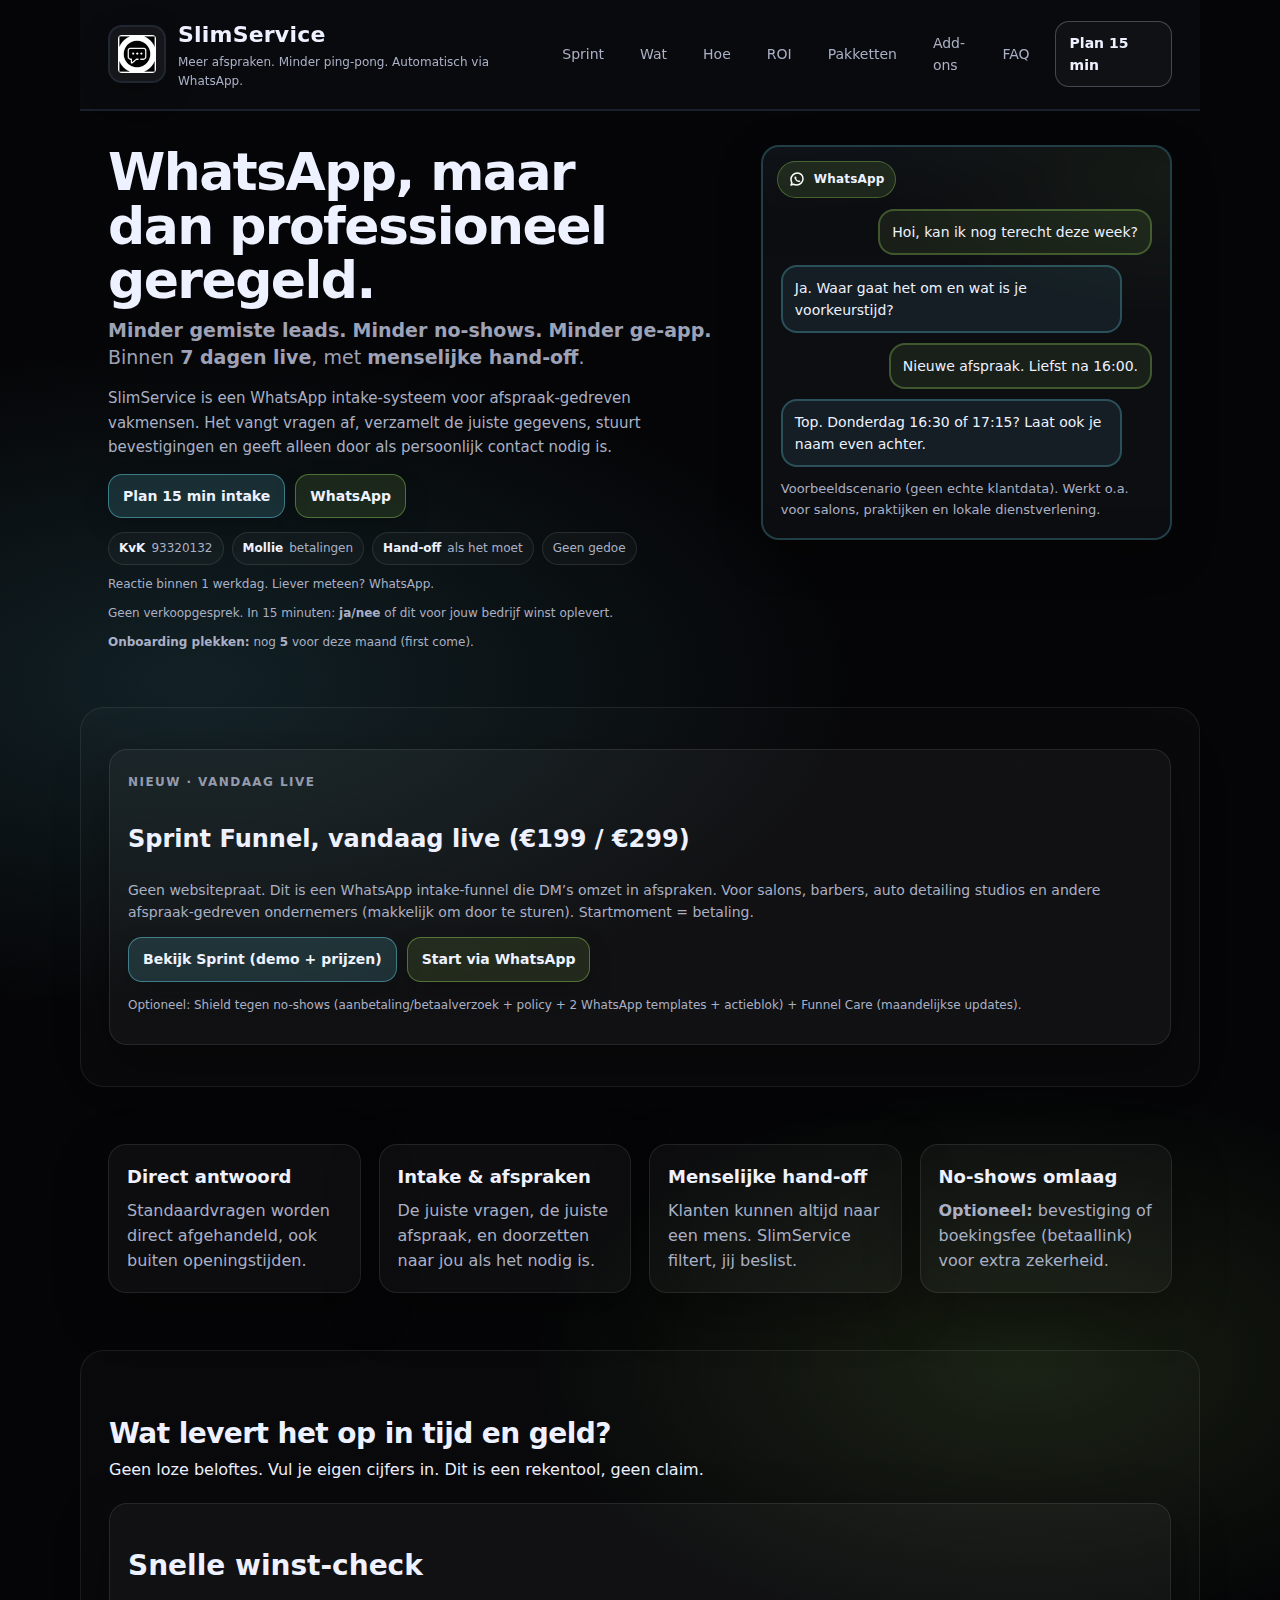
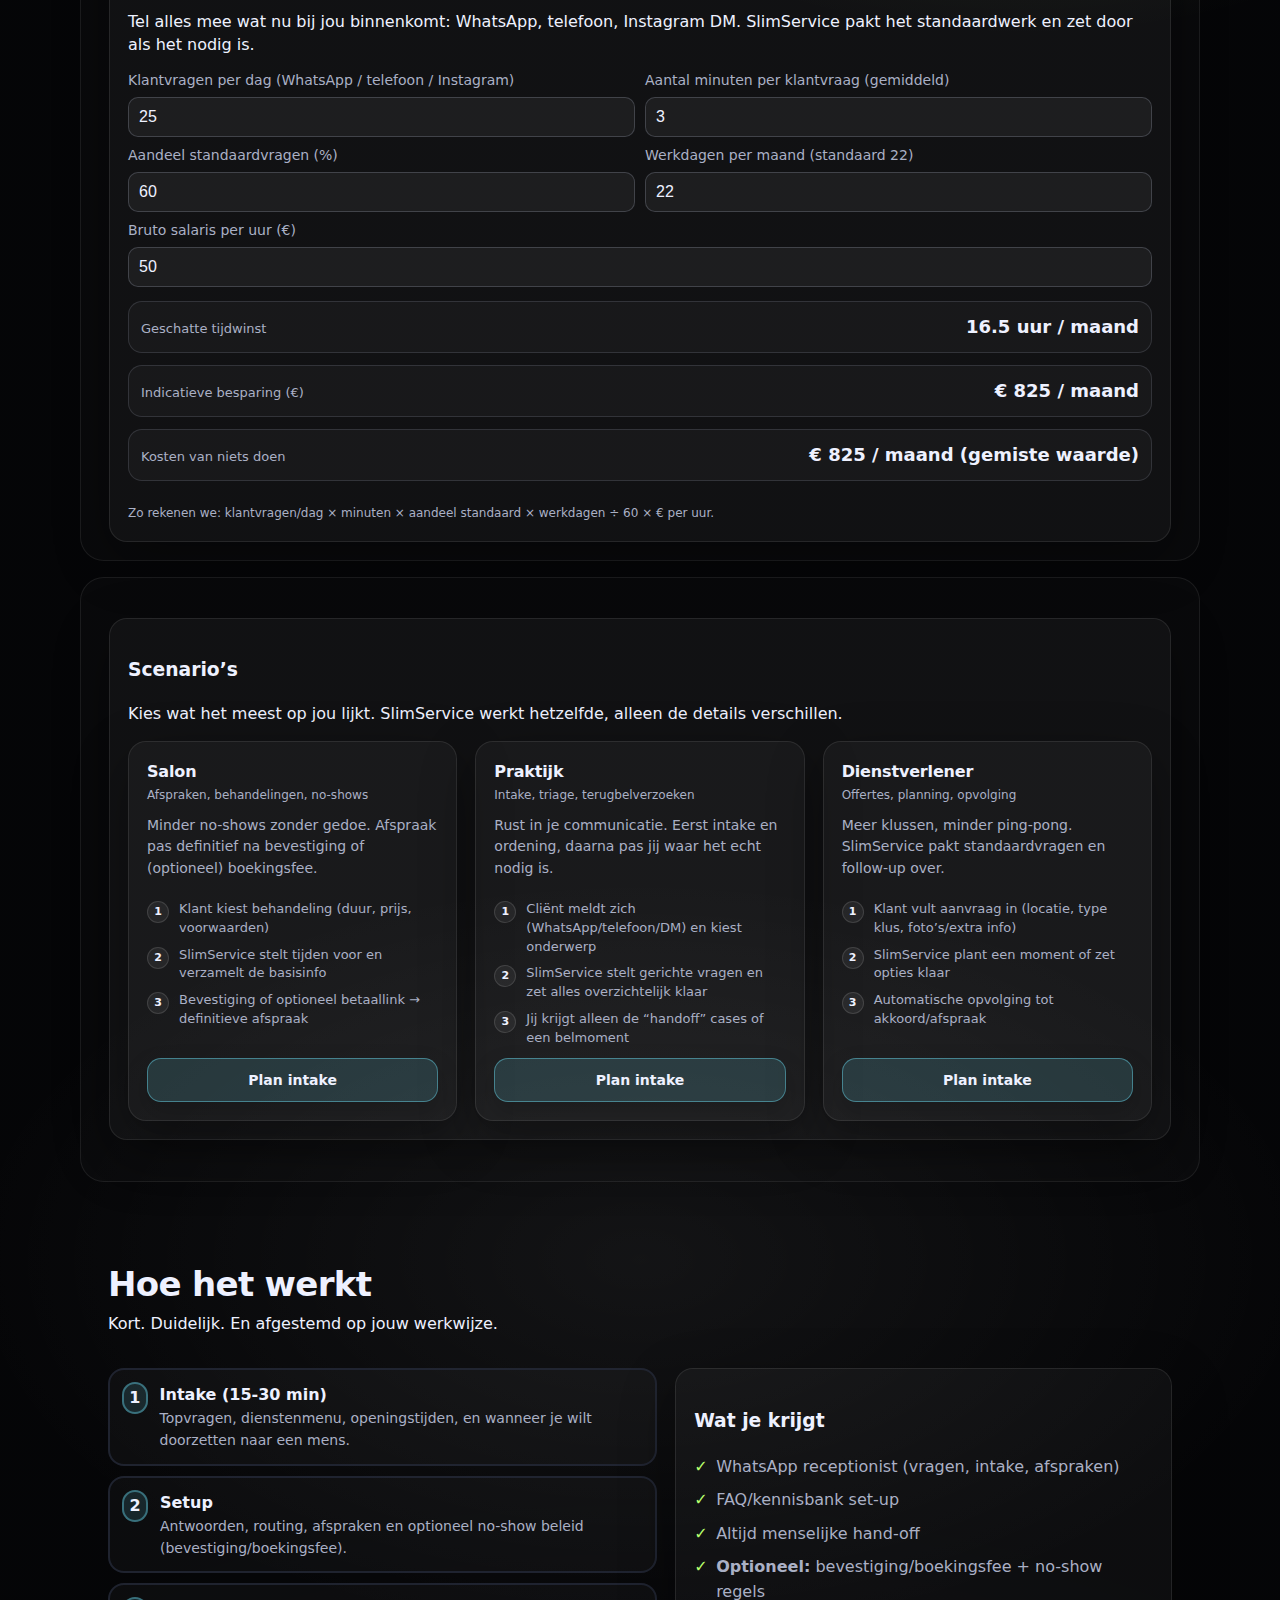
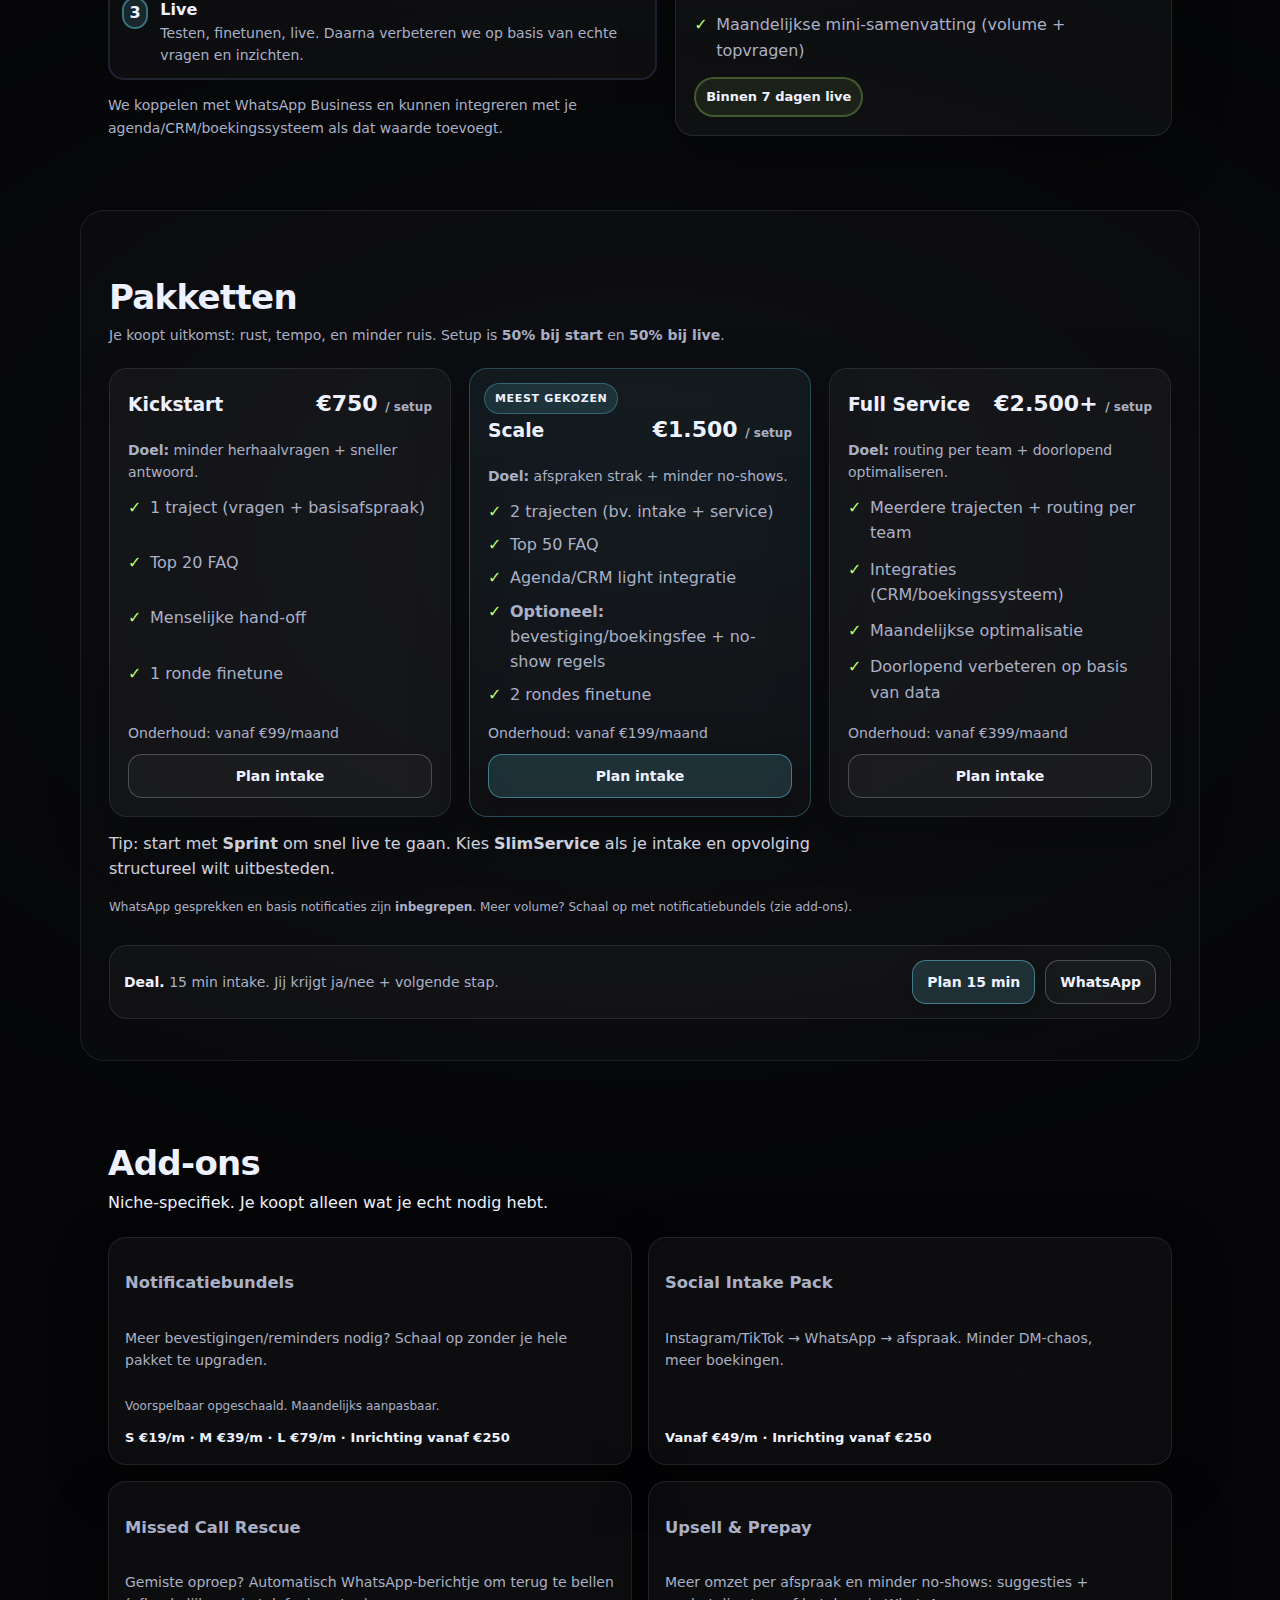
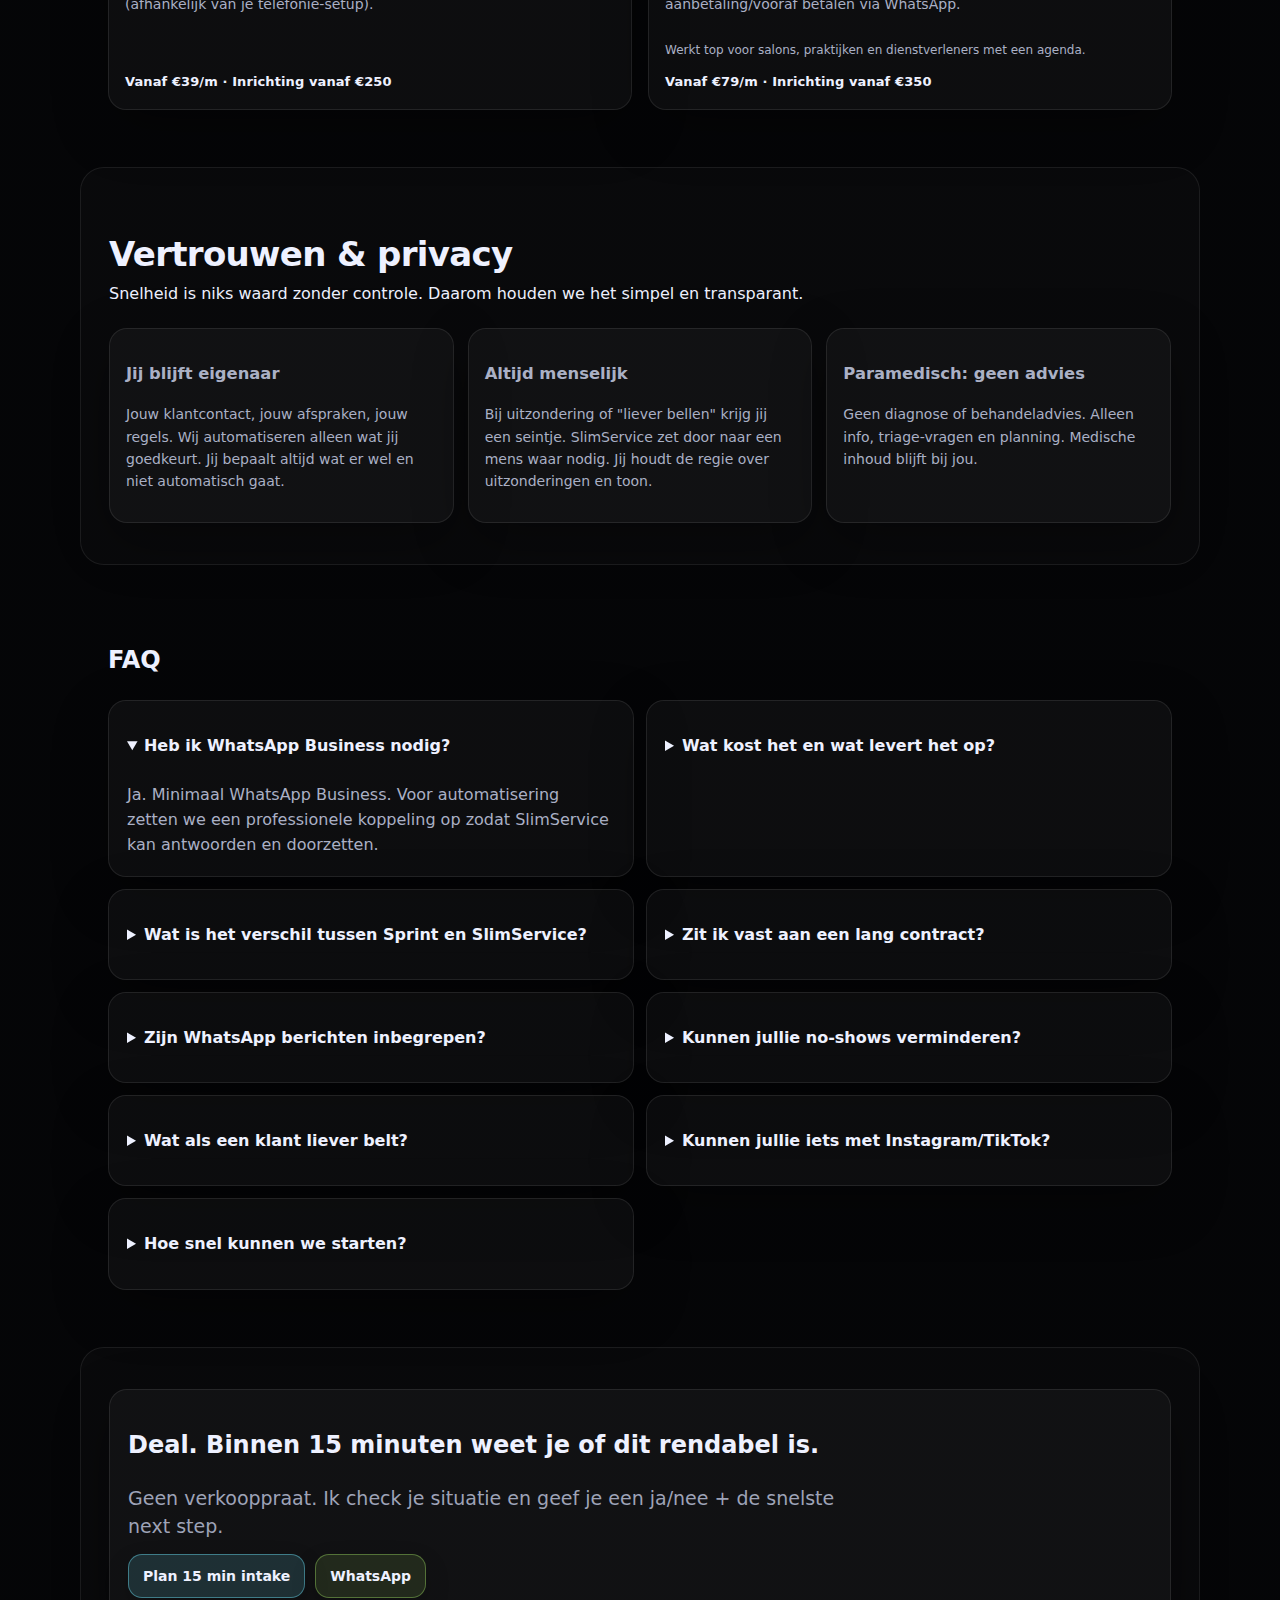
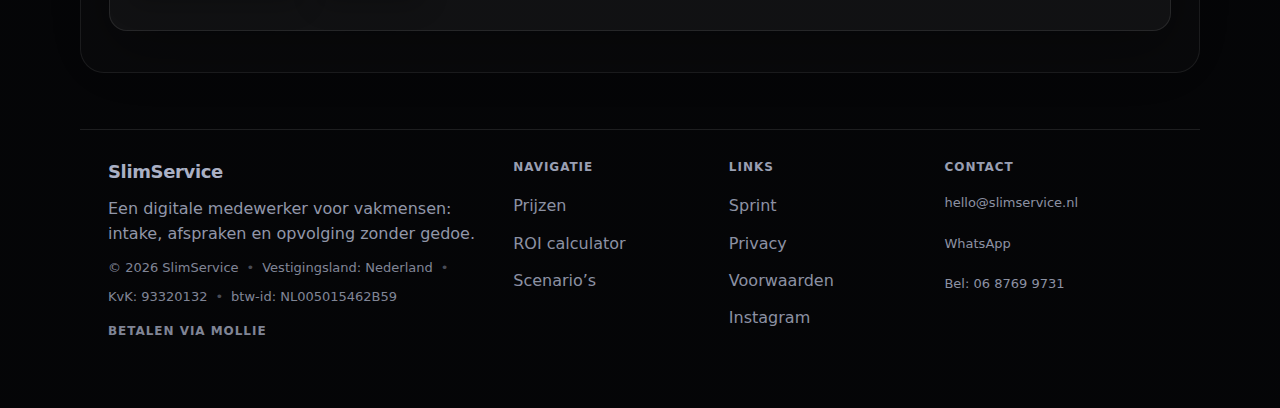
<file: slimservice_live/index.html>
<!DOCTYPE html>

<html lang="nl">
<head>
  <meta charset="utf-8">
  <meta name="viewport" content="width=device-width, initial-scale=1">

  <title>SlimService | WhatsApp, maar dan professioneel geregeld</title>
  <meta name="description" content="SlimService regelt je WhatsApp klantenservice professioneel: standaardvragen, afspraken, gemiste leads en menselijke hand-off. Binnen 7 dagen live.">

  <link rel="canonical" href="https://slimservice.nl/">

  <meta property="og:type" content="website">
  <meta property="og:site_name" content="SlimService">
  <meta property="og:title" content="SlimService | WhatsApp, maar dan professioneel geregeld">
  <meta property="og:description" content="Minder gemiste leads. Minder no-shows. Minder ge-app. Binnen 7 dagen live, met menselijke hand-off.">
  <meta property="og:url" content="https://slimservice.nl/">
  <meta property="og:image" content="https://slimservice.nl/og-slimservice.jpg">
  <meta property="og:image:width" content="1200">
  <meta property="og:image:height" content="630">

  <meta name="twitter:card" content="summary_large_image">
  <meta name="twitter:title" content="SlimService | WhatsApp, maar dan professioneel geregeld">
  <meta name="twitter:description" content="Minder gemiste leads. Minder no-shows. Minder ge-app. Binnen 7 dagen live, met menselijke hand-off.">
  <meta name="twitter:image" content="https://slimservice.nl/og-slimservice.jpg">

  <link rel="icon" href="/favicon.svg" type="image/svg+xml">
  <link rel="alternate icon" href="/favicon.ico" sizes="any">
  <link rel="apple-touch-icon" href="/apple-touch-icon.png">
  <meta name="theme-color" content="#0b0c10">
  <meta name="color-scheme" content="dark">

  <link rel="stylesheet" href="styles.css">
</head>

<body class="home ui2">


<!-- SlimService landing v7.6.1 | ROI label spacing + label rename | 2025-12-18T14:50:00+01:00 -->
<header class="wrap header">
<div class="brand">
<img alt="SlimService" class="logo-img" src="slimservice_whatsapp_logo.png"/>
<div>
<div class="brandname--strong brandname">SlimService</div>
<div class="tagline">Meer afspraken. Minder ping-pong. Automatisch via WhatsApp.</div>
</div>
</div>
<button class="nav-toggle" type="button" aria-controls="site-nav" aria-expanded="false">
  <span class="nav-toggle-icon" aria-hidden="true"></span>
  <span class="nav-toggle-text">Menu</span>
</button>

<nav id="site-nav" class="nav" aria-label="Hoofdnavigatie">

<a href="sprint/">Sprint</a>
<a href="#wat">Wat</a>
<a href="#hoe">Hoe</a>
<a href="#roi">ROI</a>
<a href="#pakketten">Pakketten</a>
<a href="#addons">Add-ons</a>
<a href="#faq">FAQ</a>
</nav>
<div class="cta">
<a class="btn tertiary" href="https://calendly.com/hello-slimservice/15min" rel="noopener" target="_blank">Plan 15 min</a>
</div>
</header>
<main>
<section class="wrap hero">
<div class="hero-copy">
<h1>WhatsApp, maar dan professioneel geregeld.</h1>
<p class="lead">
<strong>Minder gemiste leads.</strong> <strong>Minder no-shows.</strong> <strong>Minder ge-app.</strong>
          Binnen <strong>7 dagen live</strong>, met <strong>menselijke hand-off</strong>.
        </p>
<p class="hero-about">
SlimService is een WhatsApp intake-systeem voor afspraak-gedreven vakmensen. Het vangt vragen af, verzamelt de juiste gegevens, stuurt bevestigingen en geeft alleen door als persoonlijk contact nodig is.
</p>
<div class="hero-actions">
  <a class="btn primary" href="https://calendly.com/hello-slimservice/15min" rel="noopener" target="_blank">Plan 15 min intake</a>
<a class="btn secondary" href="https://wa.me/31687699731?text=Hoi%20SlimService%2C%20snelle%20check.%0A%0ABedrijfsnaam%3A%20___%0ABranche%3A%20___%0AHoeveel%20afspraken%20per%20week%3A%20___%0AVeelvoorkomende%20vraag%3A%20___%0A%0AIk%20wil%3A%20(1)%20Sprint%20of%20(2)%20Doorlopend%20SlimService" rel="noopener" target="_blank">WhatsApp</a>
</div>

<div class="trust-strip" aria-label="Vertrouwen">
  <span class="trust-pill"><strong>KvK</strong> 93320132</span>
  <span class="trust-pill"><strong>Mollie</strong> betalingen</span>
  <span class="trust-pill"><strong>Hand-off</strong> als het moet</span>
  <span class="trust-pill">Geen gedoe</span>
</div>
<p class="micro">Reactie binnen 1 werkdag. Liever meteen? WhatsApp.</p>

<div class="micro">
          Geen verkoopgesprek. In 15 minuten: <strong>ja/nee</strong> of dit voor jouw bedrijf winst oplevert.
        </div>
<div class="micro"><strong>Onboarding plekken:</strong> nog <strong>5</strong> voor deze maand (first come).</div>
</div>
<div aria-label="Voorbeeld van een WhatsApp gesprek met SlimService" class="hero-card" role="img">
<div aria-hidden="true" class="chat-badge">
<svg aria-hidden="true" fill="none" viewbox="0 0 24 24" xmlns="http://www.w3.org/2000/svg">
<path d="M20 11.5c0 4.7-3.8 8.5-8.5 8.5-1.5 0-2.9-.4-4.2-1.1L4 20l1.2-3.1C4.4 15.6 4 14.1 4 12.5 4 7.8 7.8 4 12.5 4S20 7.8 20 11.5Z" stroke="white" stroke-linejoin="round" stroke-width="2"></path>
<path d="M9.3 9.2c.3-.7.6-.8 1.1-.2l.8 1c.3.4.3.8 0 1.2l-.4.5c.6 1.1 1.5 2 2.6 2.6l.5-.4c.4-.3.8-.3 1.2 0l1 .8c.6.5.5.8-.2 1.1-.8.3-1.7.3-2.5 0-2.1-.8-3.8-2.5-4.6-4.6-.3-.8-.3-1.7 0-2.5Z" fill="white"></path>
</svg>
<span>WhatsApp</span>
</div>
<div class="chat">
<div class="bubble user">Hoi, kan ik nog terecht deze week?</div>
<div class="bubble ss">Ja. Waar gaat het om en wat is je voorkeurstijd?</div>
<div class="bubble user">Nieuwe afspraak. Liefst na 16:00.</div>
<div class="bubble ss">Top. Donderdag 16:30 of 17:15? Laat ook je naam even achter.</div>
</div>
<div class="card-note">
          Voorbeeldscenario (geen echte klantdata). Werkt o.a. voor salons, praktijken en lokale dienstverlening.
        </div>
</div>
</section>

<section class="wrap is-surface alt" id="sprint">
  <div class="card sprint-callout">
    <div class="kicker">Nieuw &middot; Vandaag live</div>
    <h2>Sprint Funnel, vandaag live (&euro;199 / &euro;299)</h2>
    <p class="small">
      Geen websitepraat. Dit is een WhatsApp intake-funnel die DM’s omzet in afspraken.
      Voor salons, barbers, auto detailing studios en andere afspraak-gedreven ondernemers (makkelijk om door te sturen).
      Startmoment = betaling.
    </p>
    <div class="hero-actions">
      <a class="btn primary" href="sprint/">Bekijk Sprint (demo + prijzen)</a>
      <a class="btn secondary" href="https://wa.me/31687699731?text=Hoi%20SlimService%2C%20ik%20wil%20de%20Sprint%20Funnel%20starten.%0ABedrijfsnaam%3A%20___%0ABranche%3A%20___%0AVoordeur%20(IG%2FMaps)%3A%20___" rel="noopener" target="_blank">Start via WhatsApp</a>
    </div>
    <p class="tiny">
      Optioneel: Shield tegen no-shows (aanbetaling/betaalverzoek + policy + 2 WhatsApp templates + actieblok) + Funnel Care (maandelijkse updates).
    </p>
  </div>
</section>

<section class="wrap grid3" id="wat">
<div class="card">
<h2>Direct antwoord</h2>
<p>Standaardvragen worden direct afgehandeld, ook buiten openingstijden.</p>
</div>
<div class="card">
<h2>Intake &amp; afspraken</h2>
<p>De juiste vragen, de juiste afspraak, en doorzetten naar jou als het nodig is.</p>
</div>
<div class="card">
<h2>Menselijke hand-off</h2>
<p>Klanten kunnen altijd naar een mens. SlimService filtert, jij beslist.</p>
</div>
<div class="card">
<h2>No-shows omlaag</h2>
<p><strong>Optioneel:</strong> bevestiging of boekingsfee (betaallink) voor extra zekerheid.</p>
</div>
</section>
<section class="wrap is-surface alt" id="roi">
<div class="section-head">
<h2>Wat levert het op in tijd en geld?</h2>
<p class="muted">Geen loze beloftes. Vul je eigen cijfers in. Dit is een rekentool, geen claim.</p>
</div>
<div class="grid-2">
<div class="card">
<h3>Snelle winst-check</h3>
<p class="muted">
            Tel alles mee wat nu bij jou binnenkomt: WhatsApp, telefoon, Instagram DM. SlimService pakt het standaardwerk en zet door als het nodig is.
          </p>
<div class="form">
<label>
<span class="lbl">Klantvragen per dag (WhatsApp / telefoon / Instagram)</span>
<input id="roi_q" min="0" step="1" type="number" value="25"/>
</label>
<label>
<span class="lbl">Aantal minuten per klantvraag (gemiddeld)</span>
<input id="roi_min" min="0" step="1" type="number" value="3"/>
</label>
<label>
<span class="lbl">Aandeel standaardvragen (%)</span>
<input id="roi_pct" max="100" min="0" step="5" type="number" value="60"/>
</label>
<label>
<span class="lbl">Werkdagen per maand (standaard 22)</span>
<input id="roi_days" min="0" step="1" type="number" value="22"/>
</label>
<label class="span-2">
<span class="lbl">Bruto salaris per uur (&euro;)</span>
<input id="roi_rate" min="0" step="1" type="number" value="50"/>
</label>
</div>
<div class="roi-out">
  <div class="kpi">
    <div class="kpi-label">Geschatte tijdwinst</div>
    <div class="kpi-value" id="roi_hours">--</div>
  </div>

  <div class="kpi">
    <div class="kpi-label">Indicatieve besparing (&euro;)</div>
    <div class="kpi-value" id="roi_value">--</div>
  </div>

   <div class="kpi">
    <div class="kpi-label">Kosten van niets doen</div>
    <div class="kpi-value" id="roi_cost">--</div>
  </div>

  <div class="note">
    Zo rekenen we: klantvragen/dag × minuten × aandeel standaard × werkdagen ÷ 60 × &euro; per uur.
  </div>
</div> <!-- /roi-out -->


</div> <!-- /card (ROI) -->

</div> <!-- /grid-2 -->
</section> <!-- /roi -->

<section class="wrap is-surface" id="scenarios">

<div class="card">
  <h3>Scenario’s</h3>
  <p class="muted">Kies wat het meest op jou lijkt. SlimService werkt hetzelfde, alleen de details verschillen.</p>

  <div class="scenario-grid">
    <article class="card scenario-card">
      <div class="scenario-head">
        <h4>Salon</h4>
        <div class="scenario-sub">Afspraken, behandelingen, no-shows</div>
      </div>
      <p class="scenario-lead">Minder no-shows zonder gedoe. Afspraak pas definitief na bevestiging of (optioneel) boekingsfee.</p>
      <ol class="scenario-steps">
        <li>Klant kiest behandeling (duur, prijs, voorwaarden)</li>
        <li>SlimService stelt tijden voor en verzamelt de basisinfo</li>
        <li>Bevestiging of optioneel betaallink → definitieve afspraak</li>
      </ol>
 <a class="btn primary scenario-cta" href="https://calendly.com/hello-slimservice/15min" rel="noopener" target="_blank">Plan intake</a>
    </article>

    <article class="card scenario-card">
      <div class="scenario-head">
        <h4>Praktijk</h4>
        <div class="scenario-sub">Intake, triage, terugbelverzoeken</div>
      </div>
      <p class="scenario-lead">Rust in je communicatie. Eerst intake en ordening, daarna pas jij waar het echt nodig is.</p>
      <ol class="scenario-steps">
        <li>Cliënt meldt zich (WhatsApp/telefoon/DM) en kiest onderwerp</li>
        <li>SlimService stelt gerichte vragen en zet alles overzichtelijk klaar</li>
        <li>Jij krijgt alleen de “handoff” cases of een belmoment</li>
      </ol>
<a class="btn primary scenario-cta" href="https://calendly.com/hello-slimservice/15min" rel="noopener" target="_blank">Plan intake</a>
    </article>

    <article class="card scenario-card">
      <div class="scenario-head">
        <h4>Dienstverlener</h4>
        <div class="scenario-sub">Offertes, planning, opvolging</div>
      </div>
      <p class="scenario-lead">Meer klussen, minder ping-pong. SlimService pakt standaardvragen en follow-up over.</p>
      <ol class="scenario-steps">
        <li>Klant vult aanvraag in (locatie, type klus, foto’s/extra info)</li>
        <li>SlimService plant een moment of zet opties klaar</li>
        <li>Automatische opvolging tot akkoord/afspraak</li>
      </ol>
<a class="btn primary scenario-cta" href="https://calendly.com/hello-slimservice/15min" rel="noopener" target="_blank">Plan intake</a>
    </article>
  </div>

</div> <!-- /card (Scenarios wrapper) -->
</section>
<section class="wrap" id="hoe">
<div class="section-head">
<h2>Hoe het werkt</h2>
<p class="muted">Kort. Duidelijk. En afgestemd op jouw werkwijze.</p>
</div>
<div class="split">
<div>
<ol class="steps">
<li><div><strong>Intake (15-30 min)</strong><div class="small">Topvragen, dienstenmenu, openingstijden, en wanneer je wilt doorzetten naar een mens.</div></div></li>
<li><div><strong>Setup</strong><div class="small">Antwoorden, routing, afspraken en optioneel no-show beleid (bevestiging/boekingsfee).</div></div></li>
<li><div><strong>Live</strong><div class="small">Testen, finetunen, live. Daarna verbeteren we op basis van echte vragen en inzichten.</div></div></li>
</ol>
<p class="small">
            We koppelen met WhatsApp Business en kunnen integreren met je agenda/CRM/boekingssysteem als dat waarde toevoegt.
          </p>
</div>
<div class="card">
<h3>Wat je krijgt</h3>
<ul class="ticks">
<li>WhatsApp receptionist (vragen, intake, afspraken)</li>
<li>FAQ/kennisbank set-up</li>
<li>Altijd menselijke hand-off</li>
<li><strong>Optioneel:</strong> bevestiging/boekingsfee + no-show regels</li>
<li>Maandelijkse mini-samenvatting (volume + topvragen)</li>
</ul>
<div class="badge">Binnen 7 dagen live</div>
</div>
</div>
</section>
<section class="wrap is-surface alt" id="pakketten">
<div class="section-head">
<h2>Pakketten</h2>
<p class="small">Je koopt uitkomst: rust, tempo, en minder ruis. Setup is <strong>50% bij start</strong> en <strong>50% bij live</strong>.</p>
</div>
<div class="pricing">
<div class="price card">
  <div class="price-head">
    <h3>Kickstart</h3>
    <div class="amount">&euro;750 <span>/ setup</span></div>
  </div>

  <div class="small"><strong>Doel:</strong> minder herhaalvragen + sneller antwoord.</div>
  <ul class="ticks">
<li>1 traject (vragen + basisafspraak)</li>
<li>Top 20 FAQ</li>
<li>Menselijke hand-off</li>
<li>1 ronde finetune</li>
</ul>
<div class="price-foot">
<div class="small">Onderhoud: vanaf &euro;99/maand</div>
<a class="btn tertiary full" href="https://calendly.com/hello-slimservice/15min" rel="noopener" target="_blank">Plan intake</a>
</div>
</div>
<div class="price card highlight" data-badge="Meest gekozen">
<div class="price-head">
<h3>Scale</h3>
<div class="amount">&euro;1.500 <span>/ setup</span></div>
</div>
<div class="small"><strong>Doel:</strong> afspraken strak + minder no-shows.</div>
<ul class="ticks">
<li>2 trajecten (bv. intake + service)</li>
<li>Top 50 FAQ</li>
<li>Agenda/CRM light integratie</li>
<li><strong>Optioneel:</strong> bevestiging/boekingsfee + no-show regels</li>
<li>2 rondes finetune</li>
</ul>
<div class="price-foot">
<div class="small">Onderhoud: vanaf &euro;199/maand</div>
<a class="btn primary full" href="https://calendly.com/hello-slimservice/15min" rel="noopener" target="_blank">Plan intake</a>
</div>
</div>
<div class="price card">
<div class="price-head">
<h3>Full Service</h3>
<div class="amount">&euro;2.500+ <span>/ setup</span></div>
</div>
<div class="small"><strong>Doel:</strong> routing per team + doorlopend optimaliseren.</div>
<ul class="ticks">
<li>Meerdere trajecten + routing per team</li>
<li>Integraties (CRM/boekingssysteem)</li>
<li>Maandelijkse optimalisatie</li>
<li>Doorlopend verbeteren op basis van data</li>
</ul>
<div class="price-foot">
<div class="small">Onderhoud: vanaf &euro;399/maand</div>
<a class="btn tertiary full" href="https://calendly.com/hello-slimservice/15min" rel="noopener" target="_blank">Plan intake</a>
</div>
</div>
</div>


<p class="pricing-note">
  Tip: start met <strong>Sprint</strong> om snel live te gaan. Kies <strong>SlimService</strong> als je intake en opvolging structureel wilt uitbesteden.
</p>

<p class="tiny note">
  WhatsApp gesprekken en basis notificaties zijn <strong>inbegrepen</strong>. Meer volume? Schaal op met notificatiebundels (zie add-ons).
</p>

<div class="dealbar">
  <div class="dealcopy">
    <strong>Deal.</strong> 15 min intake. Jij krijgt ja/nee + volgende stap.
  </div>
  <div class="dealactions">
    <a class="btn primary" href="https://calendly.com/hello-slimservice/15min" rel="noopener" target="_blank">Plan 15 min</a>
    <a class="btn tertiary" href="https://wa.me/31687699731?text=Hoi%20SlimService%2C%20ik%20wil%20een%20snelle%20check.%0ABedrijfsnaam%3A%20___%0ABranche%3A%20___" rel="noopener" target="_blank">WhatsApp</a>
  </div>
</div>

</section>

<section class="wrap" id="addons">
<div class="section-head">
<h2>Add-ons</h2>
<p class="muted">Niche-specifiek. Je koopt alleen wat je echt nodig hebt.</p>
</div>
<div class="grid-2">
<div class="card small">
  <h3>Notificatiebundels</h3>
  <p class="muted">Meer bevestigingen/reminders nodig? Schaal op zonder je hele pakket te upgraden.</p>
  <p class="tiny">Voorspelbaar opgeschaald. Maandelijks aanpasbaar.</p>
  <div class="price-line"><strong>S</strong> &euro;19/m &middot; <strong>M</strong> &euro;39/m &middot; <strong>L</strong> &euro;79/m &middot; Inrichting vanaf <strong>&euro;250</strong></div>
</div>

<div class="card small">
  <h3>Social Intake Pack</h3>
  <p class="muted">Instagram/TikTok &rarr; WhatsApp &rarr; afspraak. Minder DM-chaos, meer boekingen.</p>
  <div class="price-line">Vanaf <strong>&euro;49/m</strong> &middot; Inrichting vanaf <strong>&euro;250</strong></div>
</div>

<div class="card small">
  <h3>Missed Call Rescue</h3>
  <p class="muted">Gemiste oproep? Automatisch WhatsApp-berichtje om terug te bellen (afhankelijk van je telefonie-setup).</p>
  <div class="price-line">Vanaf <strong>&euro;39/m</strong> &middot; Inrichting vanaf <strong>&euro;250</strong></div>
</div>

<div class="card small">
  <h3>Upsell &amp; Prepay</h3>
  <p class="muted">Meer omzet per afspraak en minder no-shows: suggesties + aanbetaling/vooraf betalen via WhatsApp.</p>
  <p class="tiny">Werkt top voor salons, praktijken en dienstverleners met een agenda.</p>
  <div class="price-line">Vanaf <strong>&euro;79/m</strong> &middot; Inrichting vanaf <strong>&euro;350</strong></div>
</div>
</div>
</section>
<section class="wrap is-surface" id="privacy-control">
<div class="section-head">
<h2>Vertrouwen &amp; privacy</h2>
<p class="muted">Snelheid is niks waard zonder controle. Daarom houden we het simpel en transparant.</p>
</div>
<div class="grid-3">
<div class="card small">
<h3>Jij blijft eigenaar</h3>
<p class="muted">Jouw klantcontact, jouw afspraken, jouw regels. Wij automatiseren alleen wat jij goedkeurt. Jij bepaalt altijd wat er wel en niet automatisch gaat.</p>
</div>
<div class="card small">
<h3>Altijd menselijk</h3>
<p class="muted">Bij uitzondering of "liever bellen" krijg jij een seintje. SlimService zet door naar een mens waar nodig. Jij houdt de regie over uitzonderingen en toon.</p>
</div>
<div class="card small">
<h3>Paramedisch: geen advies</h3>
<p class="muted">Geen diagnose of behandeladvies. Alleen info, triage-vragen en planning. Medische inhoud blijft bij jou.</p>
</div>
</div>
</section>
<section class="wrap" id="faq">
  <h2>FAQ</h2>
  <div class="faq">

    <details class="card" open>
      <summary>Heb ik WhatsApp Business nodig?</summary>
      <p>Ja. Minimaal WhatsApp Business. Voor automatisering zetten we een professionele koppeling op zodat SlimService kan antwoorden en doorzetten.</p>
    </details>

    <details class="card">
      <summary>Wat kost het en wat levert het op?</summary>
      <p>De prijzen staan bij <strong>Pakketten</strong>. Wat het oplevert verschilt per bedrijf, maar het komt meestal neer op: minder no-shows, minder tijd kwijt aan heen-en-weer berichten, en meer afspraken die echt doorgaan. Gebruik ook de <strong>ROI calculator</strong> om jouw situatie door te rekenen.</p>
    </details>

    <details class="card">
      <summary>Wat is het verschil tussen Sprint en SlimService?</summary>
      <p>
        Sprint is een snelle, vaste oplevering: één funnel die vandaag leads en aanvragen binnenhaalt.
        SlimService is de laag erna: een digitale medewerker die intake, planning en opvolging structureel overneemt en blijft optimaliseren.
      </p>
      <p>
        Kort: <strong>Sprint = snel live</strong>. <strong>SlimService = blijvend voordeel</strong>.
        Daarom is Sprint een eenmalige boost en SlimService een hogere waarde-oplossing.
      </p>
    </details>

    <details class="card">
      <summary>Zit ik vast aan een lang contract?</summary>
      <p>De setup is eenmalig. Onderhoud/optimalisatie loopt via duidelijke afspraken (zie voorwaarden). Geen verrassingen: tijdens de intake leggen we scope en looptijd strak vast.</p>
    </details>

    <details class="card">
      <summary>Zijn WhatsApp berichten inbegrepen?</summary>
      <p>Ja. WhatsApp gesprekken en basis notificaties zijn inbegrepen. Als je veel bevestigingen/reminders verstuurt, kun je opschalen met notificatiebundels zodat het voorspelbaar blijft.</p>
    </details>

    <details class="card">
      <summary>Kunnen jullie no-shows verminderen?</summary>
      <p>Ja. Met duidelijke voorwaarden en (optioneel) bevestiging of boekingsfee via betaallink kun je afspraken definitief maken. Vooral effectief voor salons.</p>
    </details>

    <details class="card">
      <summary>Wat als een klant liever belt?</summary>
      <p>Dan blijft dat mogelijk. SlimService kan een seintje geven wanneer een klant om telefonisch contact vraagt, zodat jij gericht kunt terugbellen.</p>
    </details>

    <details class="card">
      <summary>Kunnen jullie iets met Instagram/TikTok?</summary>
      <p>Ja. Met Social Intake sturen we DM's en link-in-bio verkeer slim door naar WhatsApp, zodat je afspraken centraal en overzichtelijk blijven.</p>
    </details>

    <details class="card">
      <summary>Hoe snel kunnen we starten?</summary>
      <p>Als je vandaag een intake plant, kunnen we meestal binnen een paar dagen bouwen en binnen 7 dagen live.</p>
    </details>

  </div>
</section>


<section class="wrap is-surface alt" id="contact">
  <div class="card" id="plan-intake">
    <h2>Deal. Binnen 15 minuten weet je of dit rendabel is.</h2>
    <p class="lead">Geen verkooppraat. Ik check je situatie en geef je een ja/nee + de snelste next step.</p>

    <div class="hero-actions">
      <a class="btn primary" href="https://calendly.com/hello-slimservice/15min" rel="noopener" target="_blank">Plan 15 min intake</a>
      <a class="btn secondary" href="https://wa.me/31687699731?text=Hoi%20SlimService%2C%20snelle%20check.%0A%0ABedrijfsnaam%3A%20___%0ABranche%3A%20___%0AHoeveel%20afspraken%20per%20week%3A%20___%0AVeelvoorkomende%20vraag%3A%20___%0A%0AIk%20wil%3A%20(1)%20Sprint%20of%20(2)%20Doorlopend%20SlimService" rel="noopener" target="_blank">WhatsApp</a>
    </div>
  </div>
</section>

</main>
<div aria-hidden="false" class="sticky-cta">
<a class="btn secondary" href="https://wa.me/31687699731?text=Hoi%20SlimService%2C%20ik%20wil%20checken%20of%20dit%20rendabel%20is.%0ABedrijfsnaam%3A%20___%0ABranche%3A%20___" rel="noopener" target="_blank">WhatsApp</a>
<a class="btn primary" href="https://calendly.com/hello-slimservice/15min" rel="noopener" target="_blank">Plan 15 min</a>
</div>
<footer class="wrap footer footer--v2">
  <div class="footer-inner">
    <div class="footer-brand">
      <div class="footer-logo">SlimService</div>
      <p class="footer-tagline">
        Een digitale medewerker voor vakmensen: intake, afspraken en opvolging zonder gedoe.
      </p>

      <div class="footer-meta">
        <span>&copy; <span id="year"></span> SlimService</span>
        <span class="dot">•</span>
        <span>Vestigingsland: Nederland</span>
        <span class="dot">•</span>
        <span>KvK: 93320132</span>
        <span class="dot">•</span>
        <span>btw-id: NL005015462B59</span>
      </div>

      <div class="footer-pay">
        <div class="footer-pay-label">Betalen via Mollie</div>
        <div class="pay-strip" aria-label="Beschikbare betaalmethodes">
          <img class="pay-icon" src="/pay/ideal.svg" alt="iDEAL" loading="lazy" />
          <img class="pay-icon" src="/pay/applepay.svg" alt="Apple Pay" loading="lazy" />
          <img class="pay-icon" src="/pay/paypal.svg" alt="PayPal" loading="lazy" />
          <img class="pay-icon" src="/pay/bancontact.svg" alt="Bancontact" loading="lazy" />
          <img class="pay-icon" src="/pay/banktransfer.svg" alt="Overboeking" loading="lazy" />
          <img class="pay-icon" src="/pay/directdebit.svg" alt="SEPA-incasso" loading="lazy" />
        </div>
      </div>
    </div>

<nav class="footer-col" aria-label="Navigatie">
  <div class="footer-title">Navigatie</div>
  <a href="/#pakketten">Prijzen</a>
  <a href="/#roi">ROI calculator</a>
  <a href="/#scenarios">Scenario’s</a>
</nav>

    <nav class="footer-col" aria-label="Links">
      <div class="footer-title">Links</div>
      <a href="/sprint/">Sprint</a>
      <a href="/privacy.html">Privacy</a>
      <a href="/voorwaarden.html">Voorwaarden</a>
      <a href="https://www.instagram.com/slimservicenederland/" rel="noopener noreferrer" target="_blank">Instagram</a>
    </nav>

    <div class="footer-col">
      <div class="footer-title">Contact</div>
      <div class="footer-contacts">
        <a class="inline" href="mailto:hello@slimservice.nl">hello@slimservice.nl</a>
        <a class="inline" href="https://wa.me/31687699731" rel="noopener noreferrer" target="_blank">WhatsApp</a>
        <a class="inline" href="tel:+31687699731">Bel: 06 8769 9731</a>
      </div>
    </div>
  </div>
</footer>

<script>
  document.getElementById("year").textContent = new Date().getFullYear();
</script>


<script>
  function calcROI(){
    const q = Number(document.getElementById('roi_q')?.value || 0);
    const mins = Number(document.getElementById('roi_min')?.value || 0);
    const pct  = Number(document.getElementById('roi_pct')?.value || 0) / 100;
    const days = Number(document.getElementById('roi_days')?.value || 0);
    const rate = Number(document.getElementById('roi_rate')?.value || 0);

    const minutesPerMonth = q * mins * pct * days;
    const hoursPerMonth = minutesPerMonth / 60;
    const valuePerMonth = hoursPerMonth * rate;

    // Loss aversion: cost of doing nothing (same math, different framing)
    const costPerMonth = valuePerMonth;

    const hEl = document.getElementById('roi_hours');
    const vEl = document.getElementById('roi_value');
    const cEl = document.getElementById('roi_cost');

    if(hEl) hEl.textContent = hoursPerMonth.toFixed(1) + " uur / maand";
    if(vEl) vEl.textContent = "\u20AC " + valuePerMonth.toFixed(0) + " / maand";
    if(cEl) cEl.textContent = "\u20AC " + costPerMonth.toFixed(0) + " / maand (gemiste waarde)";
  }

  ['roi_q','roi_min','roi_pct','roi_days','roi_rate'].forEach(id => {
    const el = document.getElementById(id);
    if(el) el.addEventListener('input', calcROI);
  });
  calcROI();
</script>

<script>
  // Scenario tabs
  (function () {
    const tabs = Array.from(document.querySelectorAll('.tabs .tab'));
    const panels = Array.from(document.querySelectorAll('.tab-panel'));
    if (!tabs.length || !panels.length) return;

    function activate(tab) {
      tabs.forEach(t => {
        t.classList.remove('active');
        t.setAttribute('aria-selected', 'false');
      });
      panels.forEach(p => p.classList.remove('active'));

      tab.classList.add('active');
      tab.setAttribute('aria-selected', 'true');

      const panelId = tab.getAttribute('aria-controls');
      const panel = panelId ? document.getElementById(panelId) : null;
      if (panel) panel.classList.add('active');
    }

    tabs.forEach(t => t.addEventListener('click', () => activate(t)));

    const initial = tabs.find(t => t.classList.contains('active')) || tabs[0];
    activate(initial);
  })();
</script>
<script>
    // Bottom CTA: show after hero, hide near footer
    (function () {
      var sticky = document.querySelector('.sticky-cta');
      var hero = document.querySelector('.hero');
      var footer = document.querySelector('footer.footer');
      if (!sticky || !hero || !footer || !('IntersectionObserver' in window)) return;

      var pastHero = false;

      function toggle(){
        if (document.body.classList.contains('footer-on')) {
          document.body.classList.remove('sticky-on');
          return;
        }
        if (pastHero) document.body.classList.add('sticky-on');
        else document.body.classList.remove('sticky-on');
      }

      new IntersectionObserver(function(entries){
        pastHero = !(entries[0] && entries[0].isIntersecting);
        toggle();
      }, { threshold: 0.01 }).observe(hero);

      new IntersectionObserver(function(entries){
        document.body.classList.toggle('footer-on', !!(entries[0] && entries[0].isIntersecting));
        toggle();
      }, { threshold: 0.01 }).observe(footer);
    })();
  </script>
<script>
  (function(){
    const cta = document.querySelector('.sticky-cta');
    const target = document.getElementById('plan-intake');
    if(!cta || !target) return;

    const io = new IntersectionObserver(([entry]) => {
      cta.style.opacity = entry.isIntersecting ? '0' : '1';
      cta.style.pointerEvents = entry.isIntersecting ? 'none' : 'auto';
    }, { threshold: 0.2 });

    io.observe(target);
  })();
</script>
<div class="nav-overlay" aria-hidden="true"></div>
<script>
(function(){
  const btn = document.querySelector('.nav-toggle');
  const nav = document.getElementById('site-nav');
  const overlay = document.querySelector('.nav-overlay');
  if(!btn || !nav || !overlay) return;

  const close = () => {
    document.body.classList.remove('nav-open');
    btn.setAttribute('aria-expanded','false');
  };
  const open = () => {
    document.body.classList.add('nav-open');
    btn.setAttribute('aria-expanded','true');
  };

  btn.addEventListener('click', () => {
    document.body.classList.contains('nav-open') ? close() : open();
  });

  overlay.addEventListener('click', close);

nav.addEventListener('click', (e) => {
  const a = e.target.closest('a');
  if(!a) return;
  setTimeout(close, 0); // laat browser eerst navigeren, dan pas sluiten
});


  document.addEventListener('keydown', (e) => {
    if(e.key === 'Escape') close();
  });
})();
</script>
<script>
(function(){
  const nav = document.getElementById('site-nav');
  if(!nav) return;

  // MUST match the actual header nav hrefs (#wat, #hoe, etc.)
  const map = [
    { id: 'wat', href: '#wat' },
    { id: 'hoe', href: '#hoe' },
    { id: 'roi', href: '#roi' },
    { id: 'scenarios', href: '#scenarios' },
    { id: 'pakketten', href: '#pakketten' },
    { id: 'addons', href: '#addons' },
    { id: 'faq', href: '#faq' }
  ];

  const links = Array.from(nav.querySelectorAll('a'));
  const byHref = new Map(links.map(a => [a.getAttribute('href'), a]));

  const clear = () => links.forEach(a => a.classList.remove('is-active'));
  const setActive = (href) => {
    clear();
    const a = byHref.get(href);
    if(a) a.classList.add('is-active');
  };

  const obs = new IntersectionObserver((entries) => {
    const visible = entries
      .filter(e => e.isIntersecting)
      .sort((a,b) => b.intersectionRatio - a.intersectionRatio)[0];
    if(!visible) return;

    const hit = map.find(m => m.id === visible.target.id);
    if(hit) setActive(hit.href);
  }, { threshold: [0.25, 0.4, 0.6] });

  map.forEach(s => {
    const el = document.getElementById(s.id);
    if(el) obs.observe(el);
  });

  window.addEventListener('scroll', () => {
    if(window.scrollY < 140) clear();
  }, { passive: true });
})();
</script>

</body>
</html>
</file>
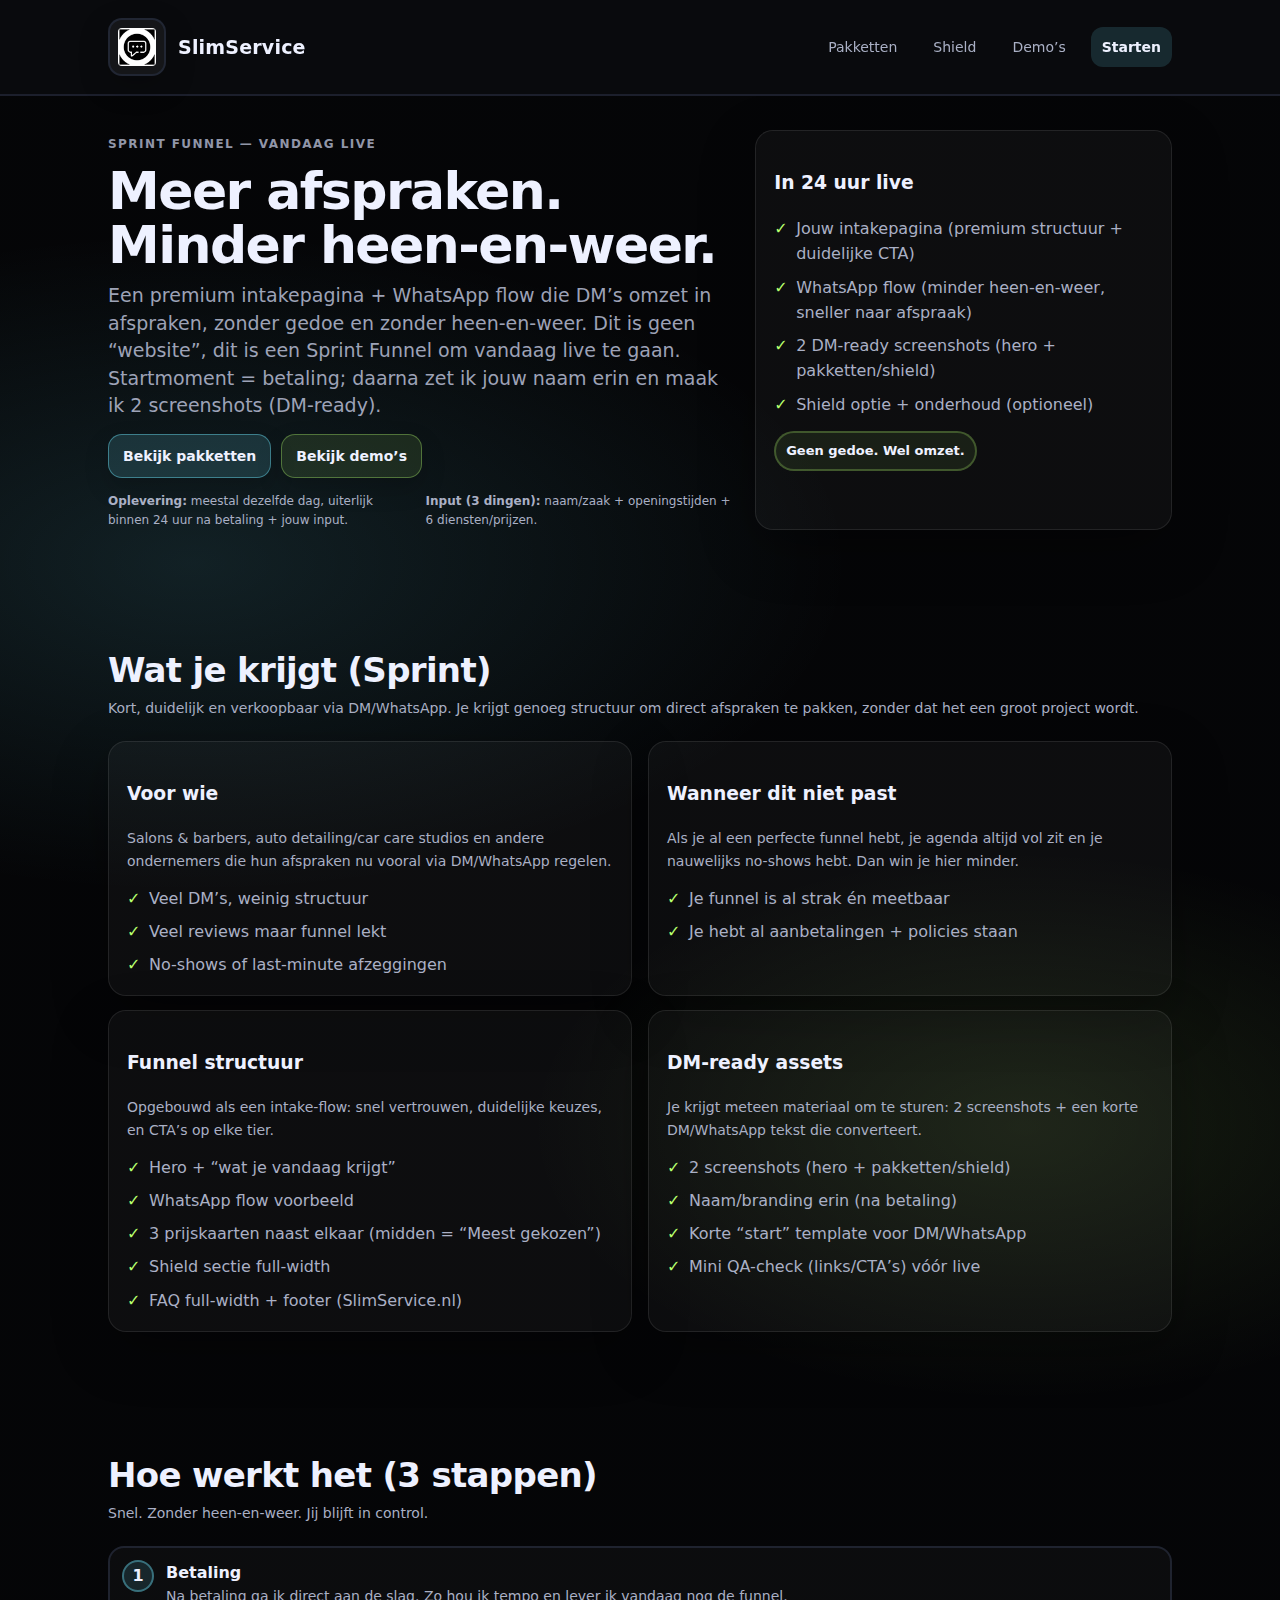
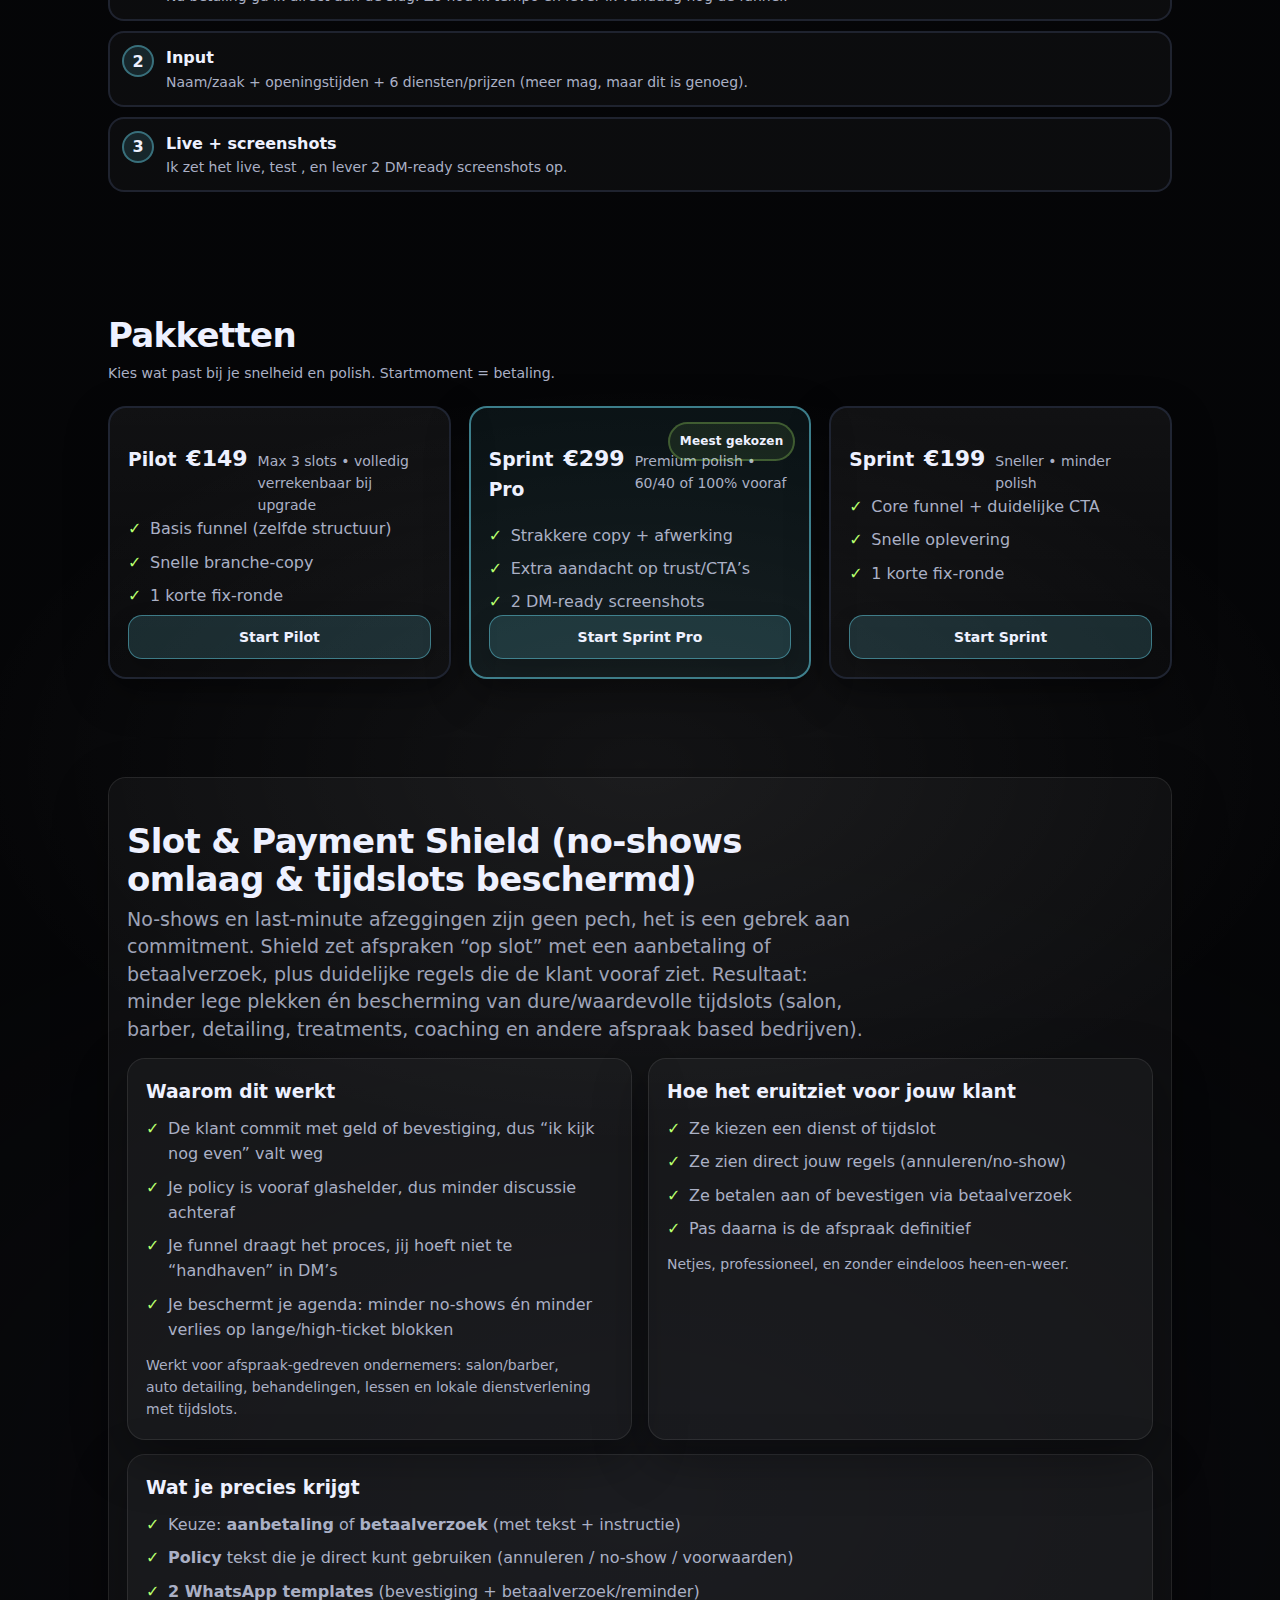
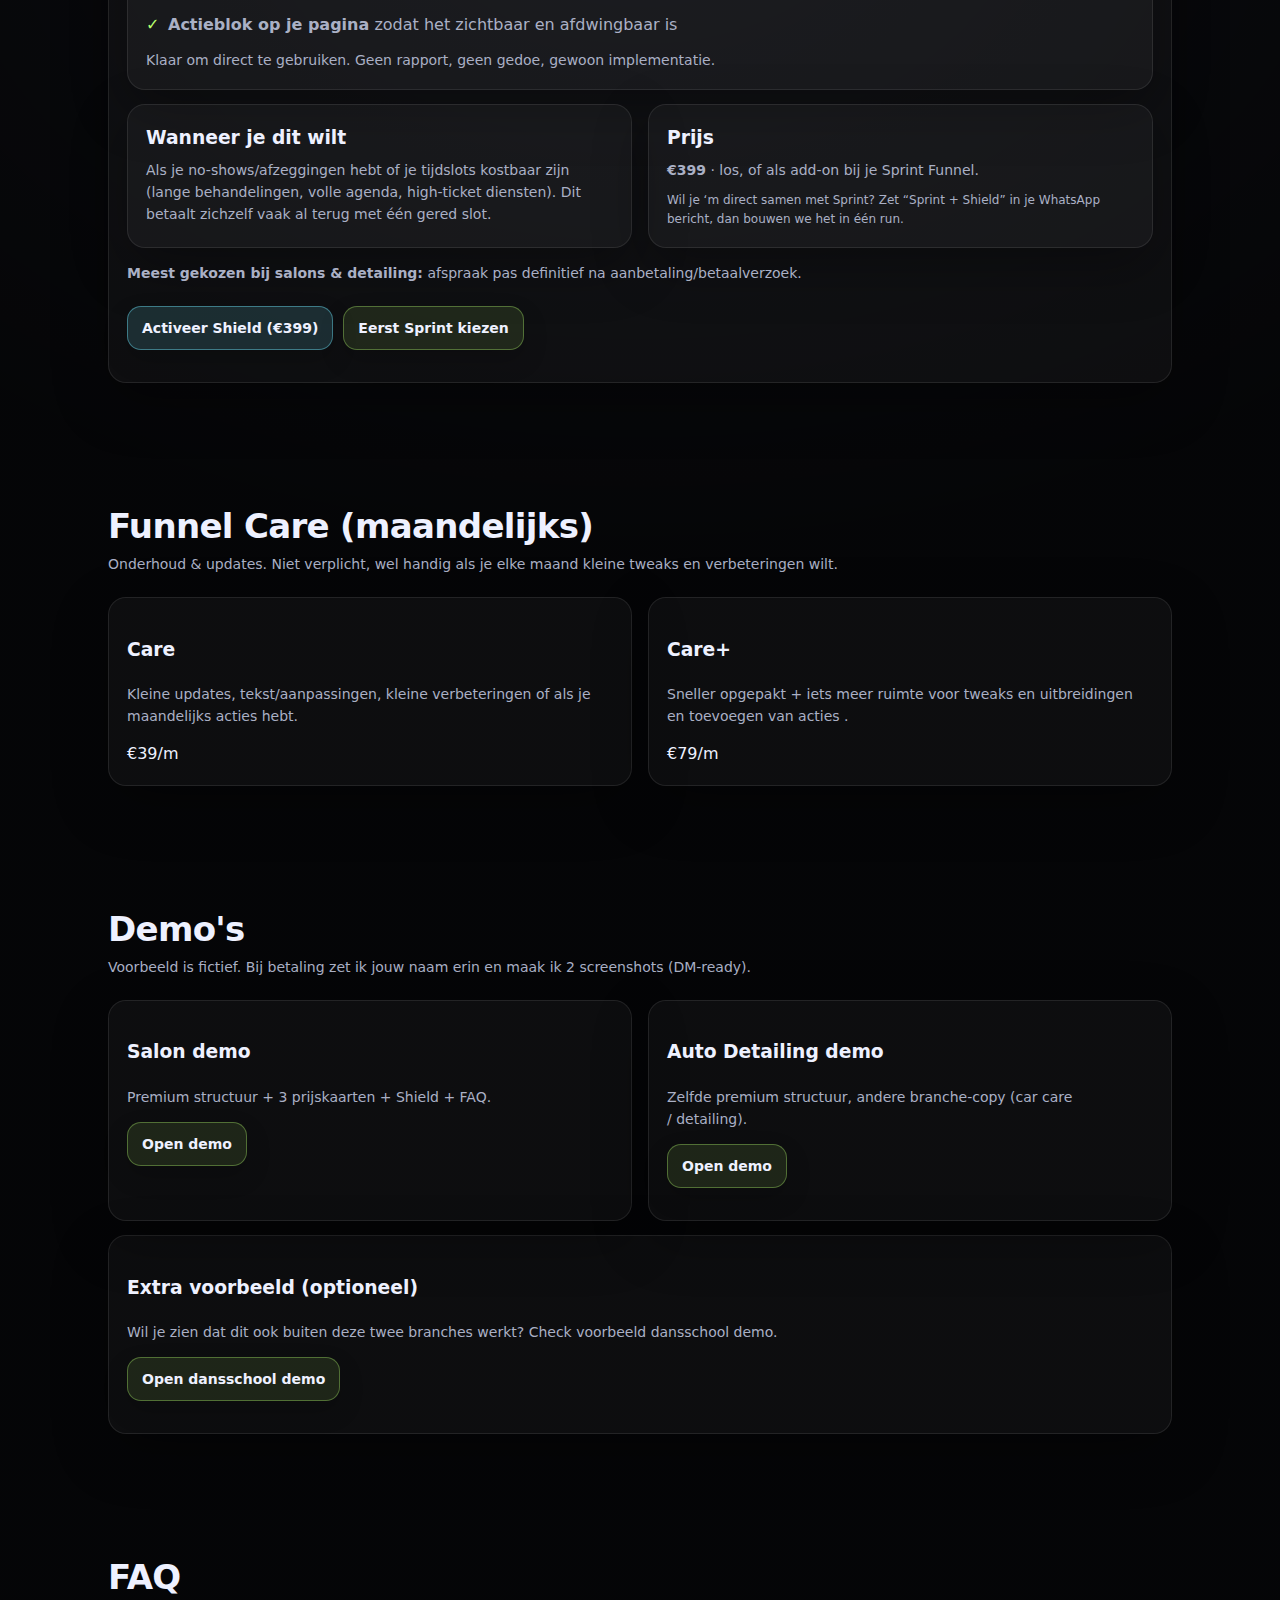
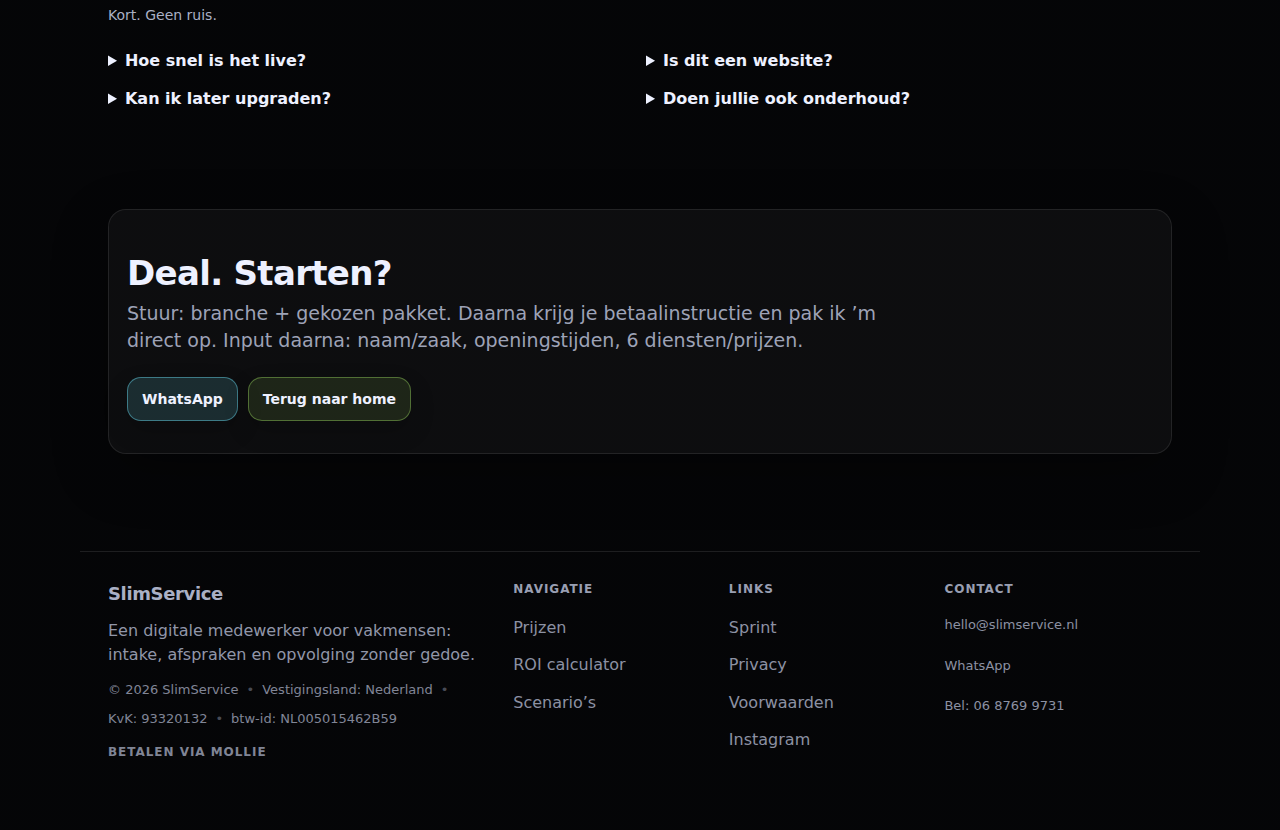
<file: sprint/index.html>
<!DOCTYPE html>
<html lang="nl">
<head>
  <meta charset="utf-8">
  <meta name="viewport" content="width=device-width, initial-scale=1">

  <title>SlimService | Sprint Funnel, vandaag live</title>
  <meta name="description" content="Sprint WhatsApp Intake Funnel. Meer afspraken, minder heen-en-weer. Vandaag live voor salons, barbers en auto detailing.">

  <link rel="canonical" href="https://slimservice.nl/sprint/">

  <meta property="og:type" content="website">
  <meta property="og:site_name" content="SlimService">
  <meta property="og:title" content="SlimService | Sprint Funnel, vandaag live">
  <meta property="og:description" content="Meer afspraken. Minder heen-en-weer. Premium intakepagina + WhatsApp flow, vandaag live.">
  <meta property="og:url" content="https://slimservice.nl/sprint/">
  <meta property="og:image" content="https://slimservice.nl/og-slimservice.jpg">
  <meta property="og:image:width" content="1200">
  <meta property="og:image:height" content="630">

  <meta name="twitter:card" content="summary_large_image">
  <meta name="twitter:title" content="SlimService | Sprint Funnel, vandaag live">
  <meta name="twitter:description" content="Meer afspraken. Minder heen-en-weer. Premium intakepagina + WhatsApp flow, vandaag live.">
  <meta name="twitter:image" content="https://slimservice.nl/og-slimservice.jpg">

  <link rel="icon" href="/favicon.svg" type="image/svg+xml">
  <link rel="alternate icon" href="/favicon.ico" sizes="any">
  <link rel="apple-touch-icon" href="/apple-touch-icon.png">
  <meta name="theme-color" content="#0b0c10">
  <meta name="color-scheme" content="dark">

  <link rel="stylesheet" href="../styles.css">
</head>


<a class="sticky-cta" href="/" aria-label="Terug naar home">
  Terug naar home
</a>


<body class="ui2">
  <header class="topbar">
    <div class="wrap topbar-inner">
      <a class="brand" href="../index.html">
        <img class="brand-logo" src="../slimservice_whatsapp_logo.png" alt="SlimService" />
        <span class="brand-name">SlimService</span>
      </a>

      <nav class="nav">
        <a href="#prijzen">Pakketten</a>
        <a href="#shield">Shield</a>
        <a href="#demos">Demo’s</a>
        <a class="nav-cta" href="#start">Starten</a>
      </nav>
    </div>
  </header>

  <main>
    <section class="wrap hero">
      <div class="hero-grid">
        <div>
          <div class="kicker">Sprint Funnel — vandaag live</div>
          <h1>Meer afspraken. Minder heen-en-weer.</h1>

          <p class="lead">
            Een premium intakepagina + WhatsApp flow die DM’s omzet in afspraken, zonder gedoe en zonder heen-en-weer.
            Dit is geen “website”, dit is een Sprint Funnel om vandaag live te gaan.
            Startmoment = betaling; daarna zet ik jouw naam erin en maak ik 2 screenshots (DM-ready).
          </p>

          <div class="hero-actions">
            <a class="btn primary" href="#prijzen">Bekijk pakketten</a>
            <a class="btn secondary" href="#demos">Bekijk demo’s</a>
          </div>

          <div class="micro-row">
            <div class="micro"><strong>Oplevering:</strong> meestal dezelfde dag, uiterlijk binnen 24 uur na betaling + jouw input.</div>
            <div class="micro"><strong>Input (3 dingen):</strong> naam/zaak + openingstijden + 6 diensten/prijzen.</div>
          </div>
        </div>

        <div class="card">
          <h3>In 24 uur live</h3>
          <ul class="ticks">
            <li>Jouw intakepagina (premium structuur + duidelijke CTA)</li>
            <li>WhatsApp flow (minder heen-en-weer, sneller naar afspraak)</li>
            <li>2 DM-ready screenshots (hero + pakketten/shield)</li>
            <li>Shield optie + onderhoud (optioneel)</li>
          </ul>
          <div class="badge">Geen gedoe. Wel omzet.</div>
        </div>
      </div>
    </section>

    <section class="wrap section" id="wat">
      <div class="section-head">
        <h2>Wat je krijgt (Sprint)</h2>
        <p class="small">
          Kort, duidelijk en verkoopbaar via DM/WhatsApp. Je krijgt genoeg structuur om direct afspraken te pakken,
          zonder dat het een groot project wordt.
        </p>
      </div>

      <div class="grid-2">
        <div class="card">
          <h3>Voor wie</h3>
          <p class="small">
            Salons & barbers, auto detailing/car care studios en andere ondernemers die hun afspraken nu vooral via DM/WhatsApp regelen.
          </p>
          <ul class="ticks">
            <li>Veel DM’s, weinig structuur</li>
            <li>Veel reviews maar funnel lekt</li>
            <li>No-shows of last-minute afzeggingen</li>
          </ul>
        </div>

        <div class="card">
          <h3>Wanneer dit niet past</h3>
          <p class="small">
            Als je al een perfecte funnel hebt, je agenda altijd vol zit en je nauwelijks no-shows hebt. Dan win je hier minder.
          </p>
          <ul class="ticks">
            <li>Je funnel is al strak én meetbaar</li>
            <li>Je hebt al aanbetalingen + policies staan</li>
          </ul>
        </div>
      </div>

      <div class="grid-2" style="margin-top:14px">
        <div class="card">
          <h3>Funnel structuur</h3>
          <p class="small">Opgebouwd als een intake-flow: snel vertrouwen, duidelijke keuzes, en CTA’s op elke tier.</p>
          <ul class="ticks">
            <li>Hero + “wat je vandaag krijgt”</li>
            <li>WhatsApp flow voorbeeld</li>
            <li>3 prijskaarten naast elkaar (midden = “Meest gekozen”)</li>
            <li>Shield sectie full-width</li>
            <li>FAQ full-width + footer (SlimService.nl)</li>
          </ul>
        </div>

        <div class="card">
          <h3>DM-ready assets</h3>
          <p class="small">Je krijgt meteen materiaal om te sturen: 2 screenshots + een korte DM/WhatsApp tekst die converteert.</p>
          <ul class="ticks">
            <li>2 screenshots (hero + pakketten/shield)</li>
            <li>Naam/branding erin (na betaling)</li>
            <li>Korte “start” template voor DM/WhatsApp</li>
            <li>Mini QA-check (links/CTA’s) vóór live</li>
          </ul>
        </div>
      </div>
    </section>

    <section class="wrap section" id="hoe">
      <div class="section-head">
        <h2>Hoe werkt het (3 stappen)</h2>
        <p class="small">Snel. Zonder heen-en-weer. Jij blijft in control.</p>
      </div>

      <ol class="steps">
        <li>
          <div>
            <strong>Betaling</strong>
            <div class="small">Na betaling ga ik direct aan de slag. Zo hou ik tempo en lever ik vandaag nog de funnel.</div>
          </div>
        </li>
        <li>
          <div>
            <strong>Input</strong>
            <div class="small">Naam/zaak + openingstijden + 6 diensten/prijzen (meer mag, maar dit is genoeg).</div>
          </div>
        </li>
        <li>
          <div>
            <strong>Live + screenshots</strong>
            <div class="small">Ik zet het live, test , en lever 2 DM-ready screenshots op.</div>
          </div>
        </li>
      </ol>
    </section>

    <section class="wrap section" id="prijzen">
      <div class="section-head">
        <h2>Pakketten</h2>
        <p class="small"> Kies wat past bij je snelheid en polish. Startmoment = betaling.</p>
      </div>

      <div class="pricing">
        <div class="price-card">
          <div class="price-head">
            <h3>Pilot</h3>
            <div class="price">€149</div>
            <div class="small">Max 3 slots • volledig verrekenbaar bij upgrade</div>
          </div>
          <ul class="ticks">
            <li>Basis funnel (zelfde structuur)</li>
            <li>Snelle branche-copy</li>
            <li>1 korte fix-ronde</li>
          </ul>
          <a class="btn primary" href="https://wa.me/31XXXXXXXXX?text=Ik%20wil%20Pilot%20(%E2%82%AC149)%20starten.%20Branche%3A%20...%20Pakket%3A%20Pilot.">Start Pilot</a>
        </div>

        <div class="price-card featured">
          <div class="tag">Meest gekozen</div>
          <div class="price-head">
            <h3>Sprint Pro</h3>
            <div class="price">€299</div>
            <div class="small">Premium polish • 60/40 of 100% vooraf</div>
          </div>
          <ul class="ticks">
            <li>Strakkere copy + afwerking</li>
            <li>Extra aandacht op trust/CTA’s</li>
            <li>2 DM-ready screenshots</li>
          </ul>
          <a class="btn primary" href="https://wa.me/31XXXXXXXXX?text=Ik%20wil%20Sprint%20Pro%20(%E2%82%AC299)%20starten.%20Kies%3A%2060%2F40%20of%20100%25%20vooraf.%20Branche%3A%20...">Start Sprint Pro</a>
        </div>

        <div class="price-card">
          <div class="price-head">
            <h3>Sprint</h3>
            <div class="price">€199</div>
            <div class="small">Sneller • minder polish</div>
          </div>
          <ul class="ticks">
            <li>Core funnel + duidelijke CTA</li>
            <li>Snelle oplevering</li>
            <li>1 korte fix-ronde</li>
          </ul>
          <a class="btn primary" href="https://wa.me/31XXXXXXXXX?text=Ik%20wil%20Sprint%20(%E2%82%AC199)%20starten.%20Branche%3A%20...%20Pakket%3A%20Sprint.">Start Sprint</a>
        </div>
      </div>
    </section>

<section class="wrap section" id="shield">
  <div class="full-width card highlight">
    <div class="section-head">
      <h2>Slot &amp; Payment Shield (no-shows omlaag &amp; tijdslots beschermd)</h2>

      <p class="lead">
        No-shows en last-minute afzeggingen zijn geen pech, het is een gebrek aan commitment.
        Shield zet afspraken “op slot” met een aanbetaling of betaalverzoek, plus duidelijke regels die de klant vooraf ziet.
        Resultaat: minder lege plekken én bescherming van dure/waardevolle tijdslots (salon, barber, detailing, treatments, coaching en andere afspraak based bedrijven).
      </p>

      <div class="grid-2" style="margin-top:14px">
        <div class="card">
          <h3 style="margin:0 0 10px">Waarom dit werkt</h3>
          <ul class="ticks">
            <li>De klant commit met geld of bevestiging, dus “ik kijk nog even” valt weg</li>
            <li>Je policy is vooraf glashelder, dus minder discussie achteraf</li>
            <li>Je funnel draagt het proces, jij hoeft niet te “handhaven” in DM’s</li>
            <li>Je beschermt je agenda: minder no-shows én minder verlies op lange/high-ticket blokken</li>
          </ul>
          <p class="small" style="margin:12px 0 0">
            Werkt voor afspraak-gedreven ondernemers: salon/barber, auto detailing, behandelingen, lessen en lokale dienstverlening met tijdslots.
          </p>
        </div>

        <div class="card">
          <h3 style="margin:0 0 10px">Hoe het eruitziet voor jouw klant</h3>
          <ul class="ticks">
            <li>Ze kiezen een dienst of tijdslot</li>
            <li>Ze zien direct jouw regels (annuleren/no-show)</li>
            <li>Ze betalen aan of bevestigen via betaalverzoek</li>
            <li>Pas daarna is de afspraak definitief</li>
          </ul>
          <p class="small" style="margin:12px 0 0">
            Netjes, professioneel, en zonder eindeloos heen-en-weer.
          </p>
        </div>
      </div>

      <div class="card" style="margin-top:14px">
        <h3 style="margin:0 0 10px">Wat je precies krijgt</h3>
        <ul class="ticks">
          <li>Keuze: <strong>aanbetaling</strong> of <strong>betaalverzoek</strong> (met tekst + instructie)</li>
          <li><strong>Policy</strong> tekst die je direct kunt gebruiken (annuleren / no-show / voorwaarden)</li>
          <li><strong>2 WhatsApp templates</strong> (bevestiging + betaalverzoek/reminder)</li>
          <li><strong>Actieblok op je pagina</strong> zodat het zichtbaar en afdwingbaar is</li>
        </ul>
        <p class="small" style="margin:12px 0 0">
          Klaar om direct te gebruiken. Geen rapport, geen gedoe, gewoon implementatie.
        </p>
      </div>

      <div class="grid-2" style="margin-top:14px">
        <div class="card">
          <h3 style="margin:0 0 6px">Wanneer je dit wilt</h3>
          <p class="small" style="margin:0">
            Als je no-shows/afzeggingen hebt of je tijdslots kostbaar zijn (lange behandelingen, volle agenda, high-ticket diensten).
            Dit betaalt zichzelf vaak al terug met één gered slot.
          </p>
        </div>
        <div class="card">
          <h3 style="margin:0 0 6px">Prijs</h3>
          <p class="small" style="margin:0">
            <strong>€399</strong> · los, of als add-on bij je Sprint Funnel.
          </p>
          <p class="tiny" style="margin:10px 0 0">
            Wil je ‘m direct samen met Sprint? Zet “Sprint + Shield” in je WhatsApp bericht, dan bouwen we het in één run.
          </p>
        </div>
      </div>

      <p class="small" style="margin:14px 0 0">
        <strong>Meest gekozen bij salons &amp; detailing:</strong> afspraak pas definitief na aanbetaling/betaalverzoek.
      </p>
    </div>

    <div class="hero-actions">
      <a class="btn primary" href="https://wa.me/31XXXXXXXXX?text=Ik%20wil%20Slot%20%26%20Payment%20Shield%20(%E2%82%AC399).%0ABranche%3A%20___%0AProbleem%3A%20no-shows%20%2F%20last-minute%20afzeggingen%20%2F%20dure%20tijdslots%0AVoorkeur%3A%20aanbetaling%20of%20betaalverzoek%3A%20___">
        Activeer Shield (€399)
      </a>
      <a class="btn secondary" href="#prijzen">
        Eerst Sprint kiezen
      </a>
    </div>
  </div>
</section>


    <section class="wrap section" id="care">
      <div class="section-head">
        <h2>Funnel Care (maandelijks)</h2>
        <p class="small">Onderhoud &amp; updates. Niet verplicht, wel handig als je elke maand kleine tweaks en verbeteringen wilt.</p>
      </div>

      <div class="grid-2">
        <div class="card">
          <h3>Care</h3>
          <p class="small">Kleine updates, tekst/aanpassingen, kleine verbeteringen of als je maandelijks acties hebt.</p>
          <div class="price-inline">€39/m</div>
        </div>
        <div class="card">
          <h3>Care+</h3>
          <p class="small">Sneller opgepakt + iets meer ruimte voor tweaks en uitbreidingen en toevoegen van acties .</p>
          <div class="price-inline">€79/m</div>
        </div>
      </div>
    </section>

    <section class="wrap section" id="demos">
      <div class="section-head">
        <h2>Demo's</h2>
        <p class="small">Voorbeeld is fictief. Bij betaling zet ik jouw naam erin en maak ik 2 screenshots (DM-ready).</p>
      </div>

      <div class="grid-2">
        <div class="card">
          <h3>Salon demo</h3>
          <p class="small">Premium structuur + 3 prijskaarten + Shield + FAQ.</p>
          <div class="hero-actions" style="margin-top:12px">
            <a class="btn secondary" href="https://slimservicesalondemo.netlify.app/" target="_blank" rel="noopener">Open demo</a>
          </div>
        </div>

        <div class="card">
          <h3>Auto Detailing demo</h3>
          <p class="small">Zelfde premium structuur, andere branche-copy (car care / detailing).</p>
          <div class="hero-actions" style="margin-top:12px">
            <a class="btn secondary" href="https://slimserviceautodetailer.netlify.app/" target="_blank" rel="noopener">Open demo</a>
          </div>
        </div>
      </div>

      <div class="card" style="margin-top:14px">
        <h3>Extra voorbeeld (optioneel)</h3>
        <p class="small">Wil je zien dat dit ook buiten deze twee branches werkt? Check voorbeeld dansschool demo.</p>
        <div class="hero-actions" style="margin-top:12px">
          <a class="btn secondary" href="https://slimservicedansschooldemo.netlify.app/" target="_blank" rel="noopener">Open dansschool demo</a>
        </div>
      </div>
    </section>

    <section class="wrap section" id="faq">
      <div class="section-head">
        <h2>FAQ</h2>
        <p class="small">Kort. Geen ruis.</p>
      </div>

      <div class="faq">
        <details>
          <summary>Hoe snel is het live?</summary>
          <div class="small">Meestal dezelfde dag, uiterlijk binnen 24 uur na betaling + input.</div>
        </details>

        <details>
          <summary>Is dit een website?</summary>
          <div class="small">Nee. Dit is een Sprint Funnel: intakepagina + WhatsApp flow om sneller afspraken te krijgen.</div>
        </details>

        <details>
          <summary>Kan ik later upgraden?</summary>
          <div class="small">Ja. Pilot is volledig verrekenbaar bij upgrade.</div>
        </details>

        <details>
          <summary>Doen jullie ook onderhoud?</summary>
          <div class="small">Ja: Funnel Care €39/m of €79/m, optioneel vanaf maand 2.</div>
        </details>
      </div>
    </section>

    <section class="wrap section" id="start">
      <div class="card">
        <div class="section-head">
          <h2>Deal. Starten?</h2>
          <p class="lead">Stuur: branche + gekozen pakket. Daarna krijg je betaalinstructie en pak ik ’m direct op. Input daarna: naam/zaak, openingstijden, 6 diensten/prijzen.</p>
        </div>
        <div class="hero-actions">
          <a class="btn primary" href="https://wa.me/31XXXXXXXXX?text=Ik%20wil%20starten%20met%20de%20Sprint%20Funnel.%20Branche%3A%20...%20Pakket%3A%20...">WhatsApp</a>
          <a class="btn secondary" href="../index.html">Terug naar home</a>
        </div>
      </div>
    </section>
  </main>

<footer class="wrap footer footer--v2">
  <div class="footer-inner">
    <div class="footer-brand">
      <div class="footer-logo">SlimService</div>
      <p class="footer-tagline">
        Een digitale medewerker voor vakmensen: intake, afspraken en opvolging zonder gedoe.
      </p>

      <div class="footer-meta">
        <span>&copy; <span id="year"></span> SlimService</span>
        <span class="dot">•</span>
        <span>Vestigingsland: Nederland</span>
        <span class="dot">•</span>
        <span>KvK: 93320132</span>
        <span class="dot">•</span>
        <span>btw-id: NL005015462B59</span>
      </div>

      <div class="footer-pay">
        <div class="footer-pay-label">Betalen via Mollie</div>
        <div class="pay-strip" aria-label="Beschikbare betaalmethodes">
          <img class="pay-icon" src="/pay/ideal.svg" alt="iDEAL" loading="lazy" />
          <img class="pay-icon" src="/pay/applepay.svg" alt="Apple Pay" loading="lazy" />
          <img class="pay-icon" src="/pay/paypal.svg" alt="PayPal" loading="lazy" />
          <img class="pay-icon" src="/pay/bancontact.svg" alt="Bancontact" loading="lazy" />
          <img class="pay-icon" src="/pay/banktransfer.svg" alt="Overboeking" loading="lazy" />
          <img class="pay-icon" src="/pay/directdebit.svg" alt="SEPA-incasso" loading="lazy" />
        </div>
      </div>
    </div>

    <nav class="footer-col" aria-label="Navigatie">
      <div class="footer-title">Navigatie</div>
      <a href="/#pakketten">Prijzen</a>
      <a href="/#roi">ROI calculator</a>
      <a href="/#roi">Scenario’s</a>
    </nav>

    <nav class="footer-col" aria-label="Links">
      <div class="footer-title">Links</div>
      <a href="/sprint/">Sprint</a>
      <a href="/privacy.html">Privacy</a>
      <a href="/voorwaarden.html">Voorwaarden</a>
      <a href="https://www.instagram.com/slimservicenederland/" rel="noopener noreferrer" target="_blank">Instagram</a>
    </nav>

    <div class="footer-col">
      <div class="footer-title">Contact</div>
      <div class="footer-contacts">
        <a class="inline" href="mailto:hello@slimservice.nl">hello@slimservice.nl</a>
        <a class="inline" href="https://wa.me/31687699731" rel="noopener noreferrer" target="_blank">WhatsApp</a>
        <a class="inline" href="tel:+31687699731">Bel: 06 8769 9731</a>
      </div>
    </div>
  </div>
</footer>

<script>
  document.getElementById("year").textContent = new Date().getFullYear();
</script>


</body>
</html>
</file>
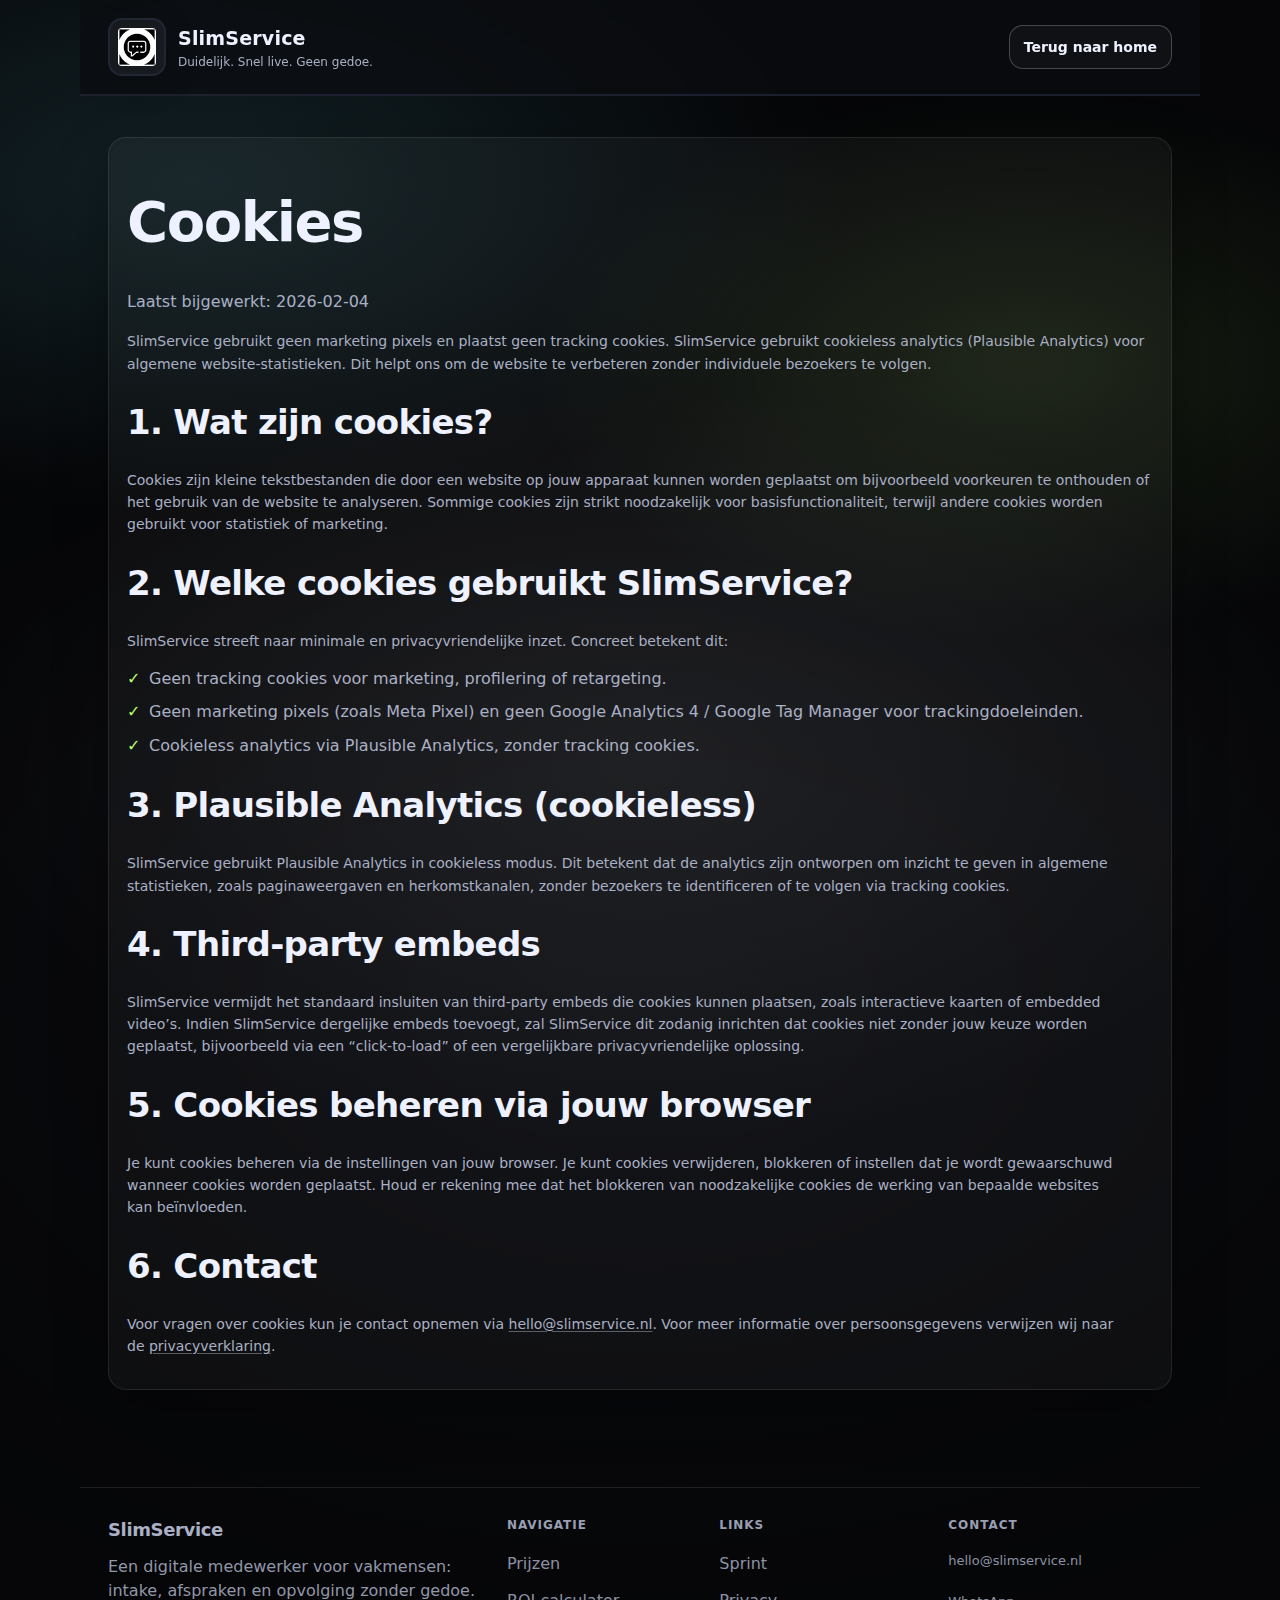
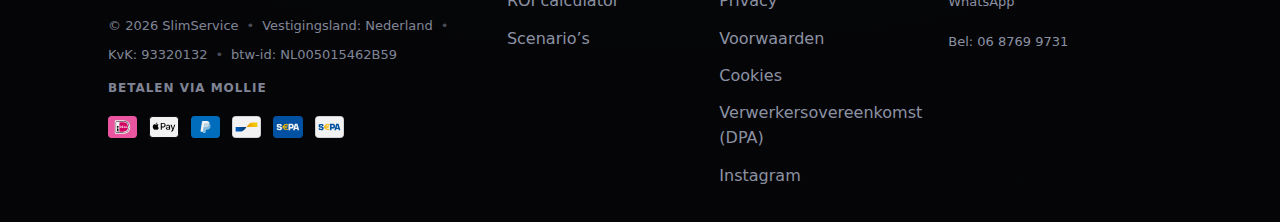
<file: cookies.html>
<!-- File: cookies.html -->
<!doctype html>
<html lang="nl">
<head>
  <meta charset="utf-8">
  <meta name="viewport" content="width=device-width, initial-scale=1">

  <title>SlimService | Cookies</title>
  <meta name="description" content="Cookiebeleid van SlimService.">
  <link rel="canonical" href="https://slimservice.nl/cookies.html">

  <meta property="og:type" content="website">
  <meta property="og:site_name" content="SlimService">
  <meta property="og:title" content="SlimService | Cookies">
  <meta property="og:description" content="Cookiebeleid van SlimService.">
  <meta property="og:url" content="https://slimservice.nl/cookies.html">
  <meta property="og:image" content="https://slimservice.nl/og-slimservice.jpg">
  <meta property="og:image:width" content="1200">
  <meta property="og:image:height" content="630">

  <meta name="twitter:card" content="summary_large_image">
  <meta name="twitter:title" content="SlimService | Cookies">
  <meta name="twitter:description" content="Cookiebeleid van SlimService.">
  <meta name="twitter:image" content="https://slimservice.nl/og-slimservice.jpg">

  <link rel="icon" href="/favicon.svg" type="image/svg+xml">
  <link rel="alternate icon" href="/favicon.ico" sizes="any">
  <link rel="apple-touch-icon" href="/apple-touch-icon.png">
  <meta name="theme-color" content="#0b0c10">
  <meta name="color-scheme" content="dark">

  <link rel="stylesheet" href="styles.css">
</head>

<body class="ui2">
  <header class="wrap header">
    <div class="brand">
      <img class="logo-img" src="slimservice_whatsapp_logo.png" alt="SlimService" />
      <div>
        <div class="brandname">SlimService</div>
        <div class="tagline">Duidelijk. Snel live. Geen gedoe.</div>
      </div>
    </div>
    <div class="cta">
      <a class="btn tertiary" href="index.html">Terug naar home</a>
    </div>
  </header>

  <main>
    <section class="wrap">
      <div class="card">
        <h1>Cookies</h1>
        <p class="muted">Laatst bijgewerkt: 2026-02-04</p>

        <p class="small">
          SlimService gebruikt geen marketing pixels en plaatst geen tracking cookies. SlimService gebruikt cookieless analytics (Plausible Analytics) voor algemene website-statistieken.
          Dit helpt ons om de website te verbeteren zonder individuele bezoekers te volgen.
        </p>

        <h2>1. Wat zijn cookies?</h2>
        <p class="small">
          Cookies zijn kleine tekstbestanden die door een website op jouw apparaat kunnen worden geplaatst om bijvoorbeeld voorkeuren te onthouden of het gebruik van de website te analyseren.
          Sommige cookies zijn strikt noodzakelijk voor basisfunctionaliteit, terwijl andere cookies worden gebruikt voor statistiek of marketing.
        </p>

        <h2>2. Welke cookies gebruikt SlimService?</h2>
        <p class="small">
          SlimService streeft naar minimale en privacyvriendelijke inzet. Concreet betekent dit:
        </p>
        <ul class="ticks">
          <li>Geen tracking cookies voor marketing, profilering of retargeting.</li>
          <li>Geen marketing pixels (zoals Meta Pixel) en geen Google Analytics 4 / Google Tag Manager voor trackingdoeleinden.</li>
          <li>Cookieless analytics via Plausible Analytics, zonder tracking cookies.</li>
        </ul>

        <h2>3. Plausible Analytics (cookieless)</h2>
        <p class="small">
          SlimService gebruikt Plausible Analytics in cookieless modus. Dit betekent dat de analytics zijn ontworpen om inzicht te geven in algemene statistieken, zoals paginaweergaven en herkomstkanalen,
          zonder bezoekers te identificeren of te volgen via tracking cookies.
        </p>

        <h2>4. Third-party embeds</h2>
        <p class="small">
          SlimService vermijdt het standaard insluiten van third-party embeds die cookies kunnen plaatsen, zoals interactieve kaarten of embedded video’s. Indien SlimService dergelijke embeds toevoegt,
          zal SlimService dit zodanig inrichten dat cookies niet zonder jouw keuze worden geplaatst, bijvoorbeeld via een “click-to-load” of een vergelijkbare privacyvriendelijke oplossing.
        </p>

        <h2>5. Cookies beheren via jouw browser</h2>
        <p class="small">
          Je kunt cookies beheren via de instellingen van jouw browser. Je kunt cookies verwijderen, blokkeren of instellen dat je wordt gewaarschuwd wanneer cookies worden geplaatst.
          Houd er rekening mee dat het blokkeren van noodzakelijke cookies de werking van bepaalde websites kan beïnvloeden.
        </p>

        <h2>6. Contact</h2>
        <p class="small">
          Voor vragen over cookies kun je contact opnemen via <a class="inline" href="mailto:hello@slimservice.nl">hello@slimservice.nl</a>.
          Voor meer informatie over persoonsgegevens verwijzen wij naar de <a class="inline" href="/privacy.html">privacyverklaring</a>.
        </p>
      </div>
    </section>
  </main>

  <footer class="wrap footer footer--v2">
    <div class="footer-inner">
      <div class="footer-brand">
        <div class="footer-logo">SlimService</div>
        <p class="footer-tagline">
          Een digitale medewerker voor vakmensen: intake, afspraken en opvolging zonder gedoe.
        </p>

        <div class="footer-meta">
          <span>&copy; <span id="year"></span> SlimService</span>
          <span class="dot">•</span>
          <span>Vestigingsland: Nederland</span>
          <span class="dot">•</span>
          <span>KvK: 93320132</span>
          <span class="dot">•</span>
          <span>btw-id: NL005015462B59</span>
        </div>

        <div class="footer-pay">
          <div class="footer-pay-label">Betalen via Mollie</div>
          <div class="pay-strip" aria-label="Beschikbare betaalmethodes">
            <img class="pay-icon" src="/pay/ideal.svg" alt="iDEAL" loading="lazy" />
            <img class="pay-icon" src="/pay/applepay.svg" alt="Apple Pay" loading="lazy" />
            <img class="pay-icon" src="/pay/paypal.svg" alt="PayPal" loading="lazy" />
            <img class="pay-icon" src="/pay/bancontact.svg" alt="Bancontact" loading="lazy" />
            <img class="pay-icon" src="/pay/banktransfer.svg" alt="Overboeking" loading="lazy" />
            <img class="pay-icon" src="/pay/directdebit.svg" alt="SEPA-incasso" loading="lazy" />
          </div>
        </div>
      </div>

      <nav class="footer-col" aria-label="Navigatie">
        <div class="footer-title">Navigatie</div>
        <a href="/#pakketten">Prijzen</a>
        <a href="/#roi">ROI calculator</a>
        <a href="/#roi">Scenario’s</a>
      </nav>

      <nav class="footer-col" aria-label="Links">
        <div class="footer-title">Links</div>
        <a href="/sprint/">Sprint</a>
        <a href="/privacy.html">Privacy</a>
        <a href="/voorwaarden.html">Voorwaarden</a>
        <a href="/cookies.html">Cookies</a>
        <a href="/dpa.html">Verwerkersovereenkomst (DPA)</a>
        <a href="https://www.instagram.com/slimservicenederland/" rel="noopener noreferrer" target="_blank">Instagram</a>
      </nav>

      <div class="footer-col">
        <div class="footer-title">Contact</div>
        <div class="footer-contacts">
          <a class="inline" href="mailto:hello@slimservice.nl">hello@slimservice.nl</a>
          <a class="inline" href="https://wa.me/31687699731" rel="noopener noreferrer" target="_blank">WhatsApp</a>
          <a class="inline" href="tel:+31687699731">Bel: 06 8769 9731</a>
        </div>
      </div>
    </div>
  </footer>

  <script>
    document.getElementById("year").textContent = new Date().getFullYear();
  </script>
</body>
</html>
</file>
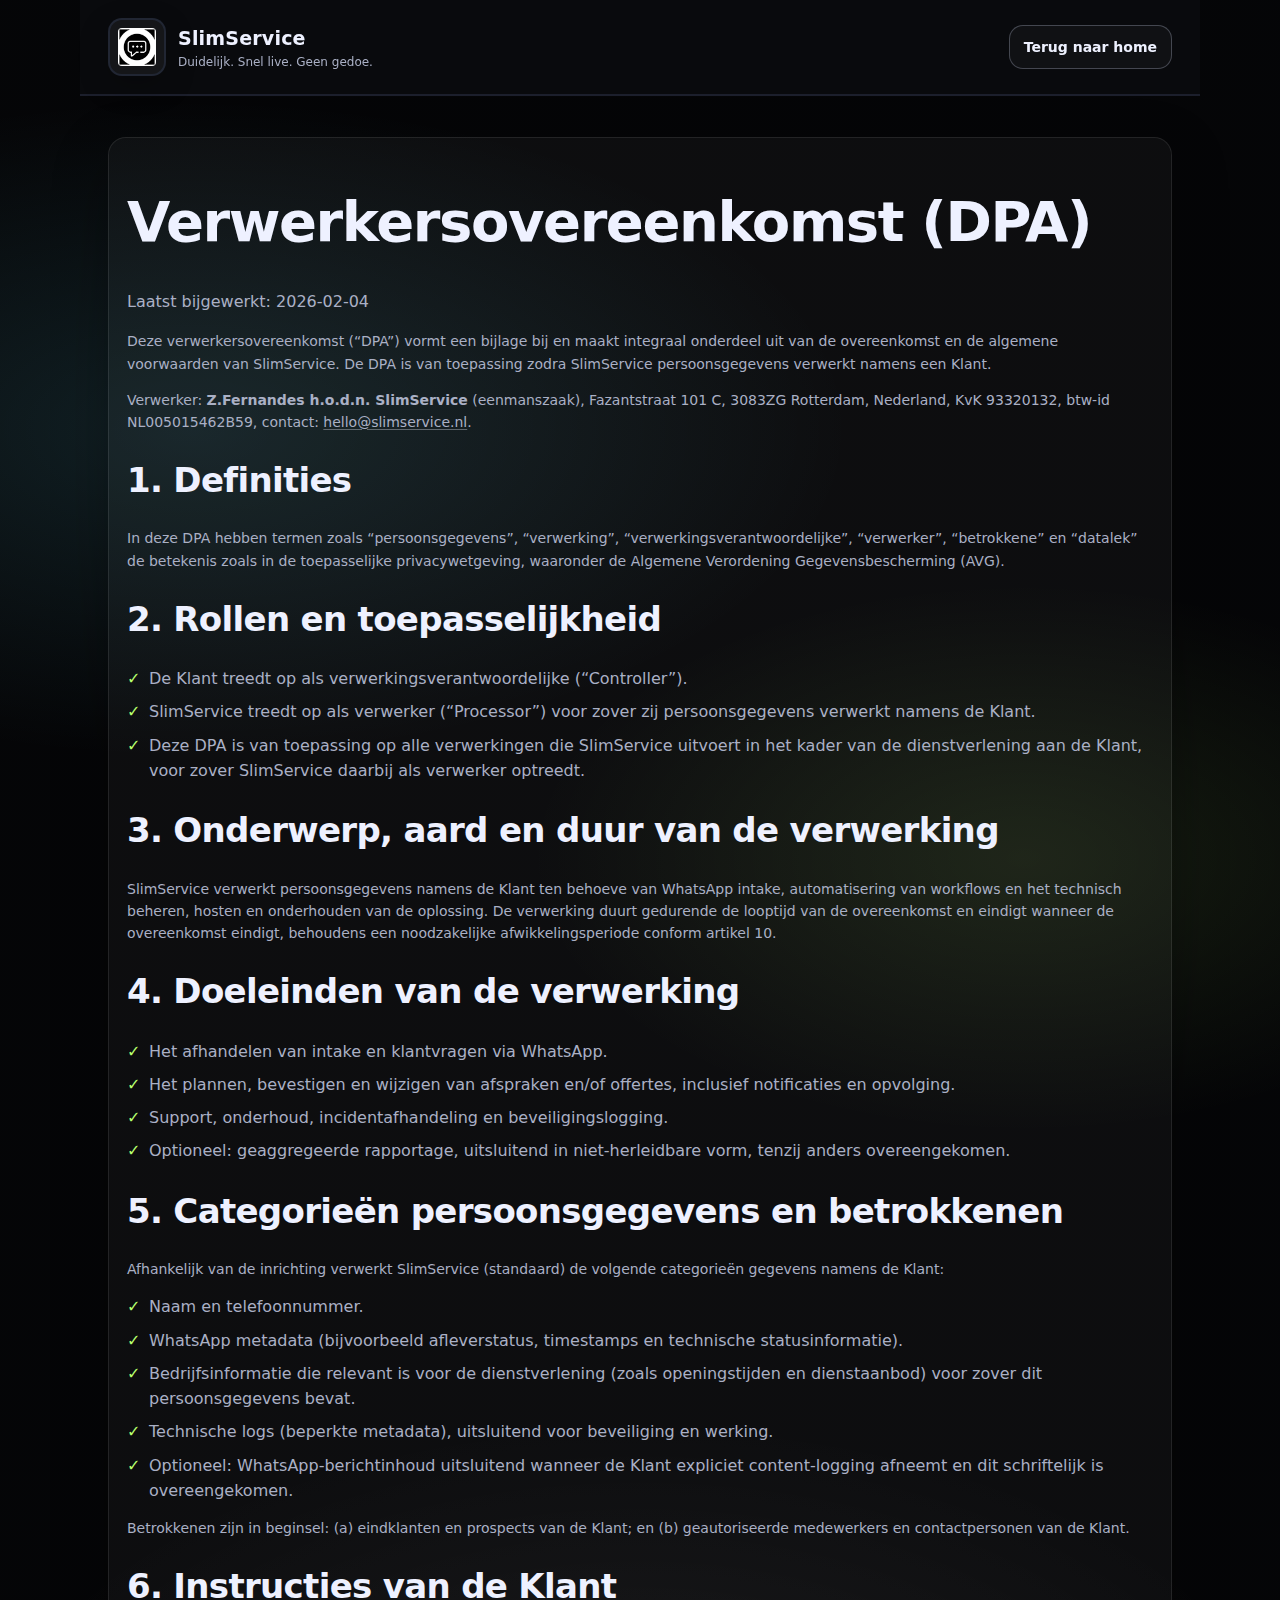
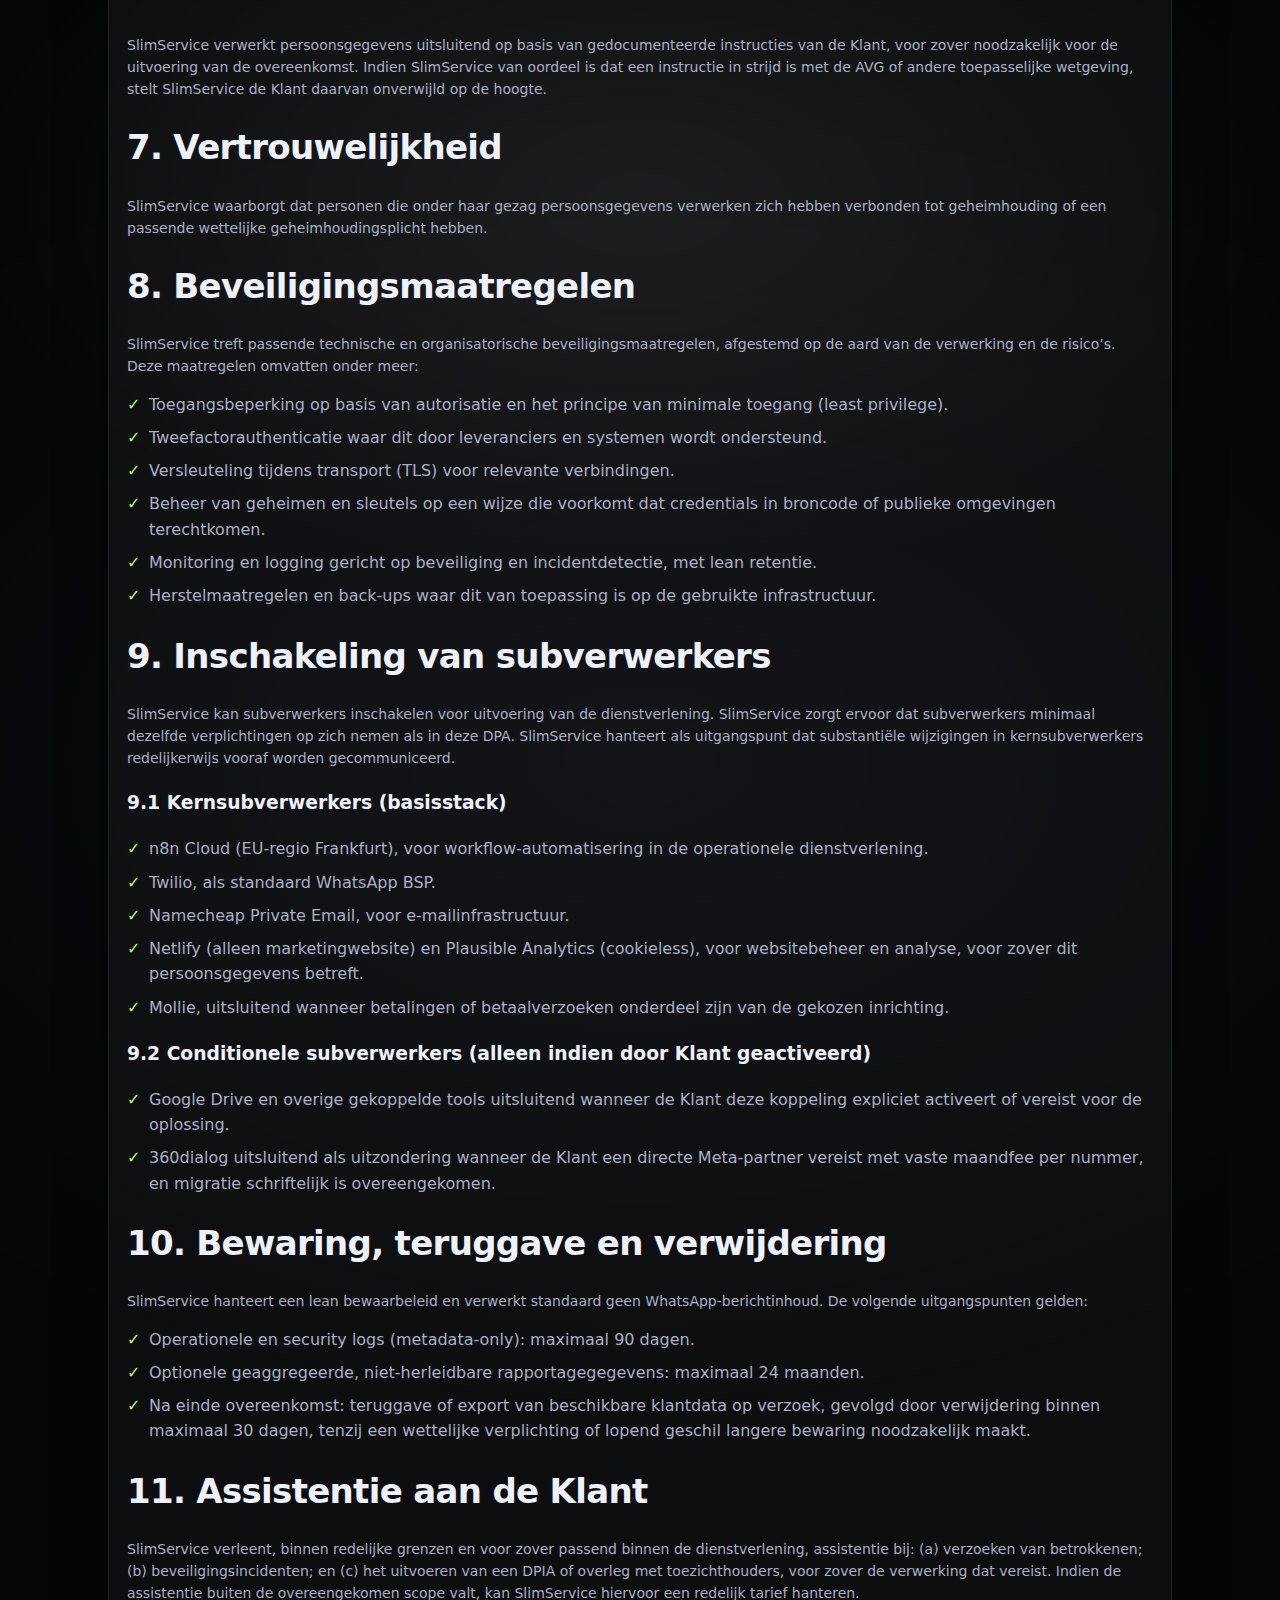
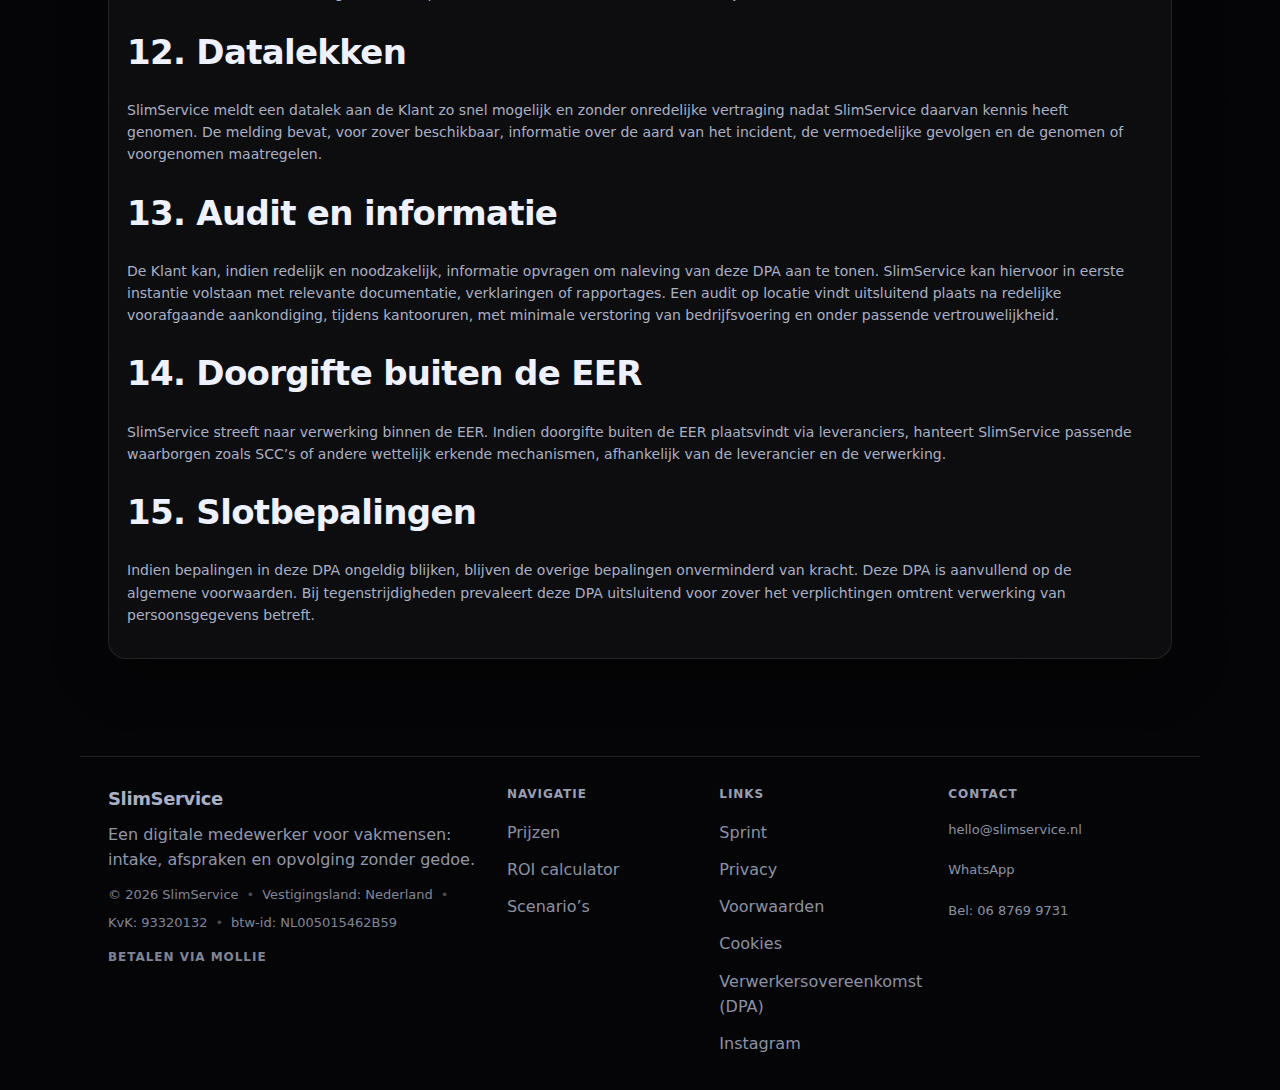
<file: dpa.html>
<!-- File: dpa.html -->
<!doctype html>
<html lang="nl">
<head>
  <meta charset="utf-8">
  <meta name="viewport" content="width=device-width, initial-scale=1">

  <title>SlimService | Verwerkersovereenkomst (DPA)</title>
  <meta name="description" content="Verwerkersovereenkomst (DPA) van SlimService.">
  <link rel="canonical" href="https://slimservice.nl/dpa.html">

  <meta property="og:type" content="website">
  <meta property="og:site_name" content="SlimService">
  <meta property="og:title" content="SlimService | Verwerkersovereenkomst (DPA)">
  <meta property="og:description" content="Verwerkersovereenkomst (DPA) van SlimService.">
  <meta property="og:url" content="https://slimservice.nl/dpa.html">
  <meta property="og:image" content="https://slimservice.nl/og-slimservice.jpg">
  <meta property="og:image:width" content="1200">
  <meta property="og:image:height" content="630">

  <meta name="twitter:card" content="summary_large_image">
  <meta name="twitter:title" content="SlimService | Verwerkersovereenkomst (DPA)">
  <meta name="twitter:description" content="Verwerkersovereenkomst (DPA) van SlimService.">
  <meta name="twitter:image" content="https://slimservice.nl/og-slimservice.jpg">

  <link rel="icon" href="/favicon.svg" type="image/svg+xml">
  <link rel="alternate icon" href="/favicon.ico" sizes="any">
  <link rel="apple-touch-icon" href="/apple-touch-icon.png">
  <meta name="theme-color" content="#0b0c10">
  <meta name="color-scheme" content="dark">

  <link rel="stylesheet" href="styles.css">
</head>

<body class="ui2">
  <header class="wrap header">
    <div class="brand">
      <img class="logo-img" src="slimservice_whatsapp_logo.png" alt="SlimService" />
      <div>
        <div class="brandname">SlimService</div>
        <div class="tagline">Duidelijk. Snel live. Geen gedoe.</div>
      </div>
    </div>
    <div class="cta">
      <a class="btn tertiary" href="index.html">Terug naar home</a>
    </div>
  </header>

  <main>
    <section class="wrap">
      <div class="card">
        <h1>Verwerkersovereenkomst (DPA)</h1>
        <p class="muted">Laatst bijgewerkt: 2026-02-04</p>

        <p class="small">
          Deze verwerkersovereenkomst (“DPA”) vormt een bijlage bij en maakt integraal onderdeel uit van de overeenkomst en de algemene voorwaarden van SlimService.
          De DPA is van toepassing zodra SlimService persoonsgegevens verwerkt namens een Klant.
        </p>

        <p class="small">
          Verwerker: <strong>Z.Fernandes h.o.d.n. SlimService</strong> (eenmanszaak), Fazantstraat 101 C, 3083ZG Rotterdam, Nederland,
          KvK 93320132, btw-id NL005015462B59, contact: <a class="inline" href="mailto:hello@slimservice.nl">hello@slimservice.nl</a>.
        </p>

        <h2>1. Definities</h2>
        <p class="small">
          In deze DPA hebben termen zoals “persoonsgegevens”, “verwerking”, “verwerkingsverantwoordelijke”, “verwerker”, “betrokkene” en “datalek”
          de betekenis zoals in de toepasselijke privacywetgeving, waaronder de Algemene Verordening Gegevensbescherming (AVG).
        </p>

        <h2>2. Rollen en toepasselijkheid</h2>
        <ul class="ticks">
          <li>De Klant treedt op als verwerkingsverantwoordelijke (“Controller”).</li>
          <li>SlimService treedt op als verwerker (“Processor”) voor zover zij persoonsgegevens verwerkt namens de Klant.</li>
          <li>Deze DPA is van toepassing op alle verwerkingen die SlimService uitvoert in het kader van de dienstverlening aan de Klant, voor zover SlimService daarbij als verwerker optreedt.</li>
        </ul>

        <h2>3. Onderwerp, aard en duur van de verwerking</h2>
        <p class="small">
          SlimService verwerkt persoonsgegevens namens de Klant ten behoeve van WhatsApp intake, automatisering van workflows en het technisch beheren, hosten en onderhouden van de oplossing.
          De verwerking duurt gedurende de looptijd van de overeenkomst en eindigt wanneer de overeenkomst eindigt, behoudens een noodzakelijke afwikkelingsperiode conform artikel 10.
        </p>

        <h2>4. Doeleinden van de verwerking</h2>
        <ul class="ticks">
          <li>Het afhandelen van intake en klantvragen via WhatsApp.</li>
          <li>Het plannen, bevestigen en wijzigen van afspraken en/of offertes, inclusief notificaties en opvolging.</li>
          <li>Support, onderhoud, incidentafhandeling en beveiligingslogging.</li>
          <li>Optioneel: geaggregeerde rapportage, uitsluitend in niet-herleidbare vorm, tenzij anders overeengekomen.</li>
        </ul>

        <h2>5. Categorieën persoonsgegevens en betrokkenen</h2>
        <p class="small">
          Afhankelijk van de inrichting verwerkt SlimService (standaard) de volgende categorieën gegevens namens de Klant:
        </p>
        <ul class="ticks">
          <li>Naam en telefoonnummer.</li>
          <li>WhatsApp metadata (bijvoorbeeld afleverstatus, timestamps en technische statusinformatie).</li>
          <li>Bedrijfsinformatie die relevant is voor de dienstverlening (zoals openingstijden en dienstaanbod) voor zover dit persoonsgegevens bevat.</li>
          <li>Technische logs (beperkte metadata), uitsluitend voor beveiliging en werking.</li>
          <li>Optioneel: WhatsApp-berichtinhoud uitsluitend wanneer de Klant expliciet content-logging afneemt en dit schriftelijk is overeengekomen.</li>
        </ul>
        <p class="small">
          Betrokkenen zijn in beginsel: (a) eindklanten en prospects van de Klant; en (b) geautoriseerde medewerkers en contactpersonen van de Klant.
        </p>

        <h2>6. Instructies van de Klant</h2>
        <p class="small">
          SlimService verwerkt persoonsgegevens uitsluitend op basis van gedocumenteerde instructies van de Klant, voor zover noodzakelijk voor de uitvoering van de overeenkomst.
          Indien SlimService van oordeel is dat een instructie in strijd is met de AVG of andere toepasselijke wetgeving, stelt SlimService de Klant daarvan onverwijld op de hoogte.
        </p>

        <h2>7. Vertrouwelijkheid</h2>
        <p class="small">
          SlimService waarborgt dat personen die onder haar gezag persoonsgegevens verwerken zich hebben verbonden tot geheimhouding of een passende wettelijke geheimhoudingsplicht hebben.
        </p>

        <h2>8. Beveiligingsmaatregelen</h2>
        <p class="small">
          SlimService treft passende technische en organisatorische beveiligingsmaatregelen, afgestemd op de aard van de verwerking en de risico’s.
          Deze maatregelen omvatten onder meer:
        </p>
        <ul class="ticks">
          <li>Toegangsbeperking op basis van autorisatie en het principe van minimale toegang (least privilege).</li>
          <li>Tweefactorauthenticatie waar dit door leveranciers en systemen wordt ondersteund.</li>
          <li>Versleuteling tijdens transport (TLS) voor relevante verbindingen.</li>
          <li>Beheer van geheimen en sleutels op een wijze die voorkomt dat credentials in broncode of publieke omgevingen terechtkomen.</li>
          <li>Monitoring en logging gericht op beveiliging en incidentdetectie, met lean retentie.</li>
          <li>Herstelmaatregelen en back-ups waar dit van toepassing is op de gebruikte infrastructuur.</li>
        </ul>

        <h2>9. Inschakeling van subverwerkers</h2>
        <p class="small">
          SlimService kan subverwerkers inschakelen voor uitvoering van de dienstverlening. SlimService zorgt ervoor dat subverwerkers minimaal dezelfde verplichtingen op zich nemen als in deze DPA.
          SlimService hanteert als uitgangspunt dat substantiële wijzigingen in kernsubverwerkers redelijkerwijs vooraf worden gecommuniceerd.
        </p>

        <h3>9.1 Kernsubverwerkers (basisstack)</h3>
        <ul class="ticks">
          <li>n8n Cloud (EU-regio Frankfurt), voor workflow-automatisering in de operationele dienstverlening.</li>
          <li>Twilio, als standaard WhatsApp BSP.</li>
          <li>Namecheap Private Email, voor e-mailinfrastructuur.</li>
          <li>Netlify (alleen marketingwebsite) en Plausible Analytics (cookieless), voor websitebeheer en analyse, voor zover dit persoonsgegevens betreft.</li>
          <li>Mollie, uitsluitend wanneer betalingen of betaalverzoeken onderdeel zijn van de gekozen inrichting.</li>
        </ul>

        <h3>9.2 Conditionele subverwerkers (alleen indien door Klant geactiveerd)</h3>
        <ul class="ticks">
          <li>Google Drive en overige gekoppelde tools uitsluitend wanneer de Klant deze koppeling expliciet activeert of vereist voor de oplossing.</li>
          <li>360dialog uitsluitend als uitzondering wanneer de Klant een directe Meta-partner vereist met vaste maandfee per nummer, en migratie schriftelijk is overeengekomen.</li>
        </ul>

        <h2>10. Bewaring, teruggave en verwijdering</h2>
        <p class="small">
          SlimService hanteert een lean bewaarbeleid en verwerkt standaard geen WhatsApp-berichtinhoud. De volgende uitgangspunten gelden:
        </p>
        <ul class="ticks">
          <li>Operationele en security logs (metadata-only): maximaal 90 dagen.</li>
          <li>Optionele geaggregeerde, niet-herleidbare rapportagegegevens: maximaal 24 maanden.</li>
          <li>Na einde overeenkomst: teruggave of export van beschikbare klantdata op verzoek, gevolgd door verwijdering binnen maximaal 30 dagen, tenzij een wettelijke verplichting of lopend geschil langere bewaring noodzakelijk maakt.</li>
        </ul>

        <h2>11. Assistentie aan de Klant</h2>
        <p class="small">
          SlimService verleent, binnen redelijke grenzen en voor zover passend binnen de dienstverlening, assistentie bij:
          (a) verzoeken van betrokkenen; (b) beveiligingsincidenten; en (c) het uitvoeren van een DPIA of overleg met toezichthouders, voor zover de verwerking dat vereist.
          Indien de assistentie buiten de overeengekomen scope valt, kan SlimService hiervoor een redelijk tarief hanteren.
        </p>

        <h2>12. Datalekken</h2>
        <p class="small">
          SlimService meldt een datalek aan de Klant zo snel mogelijk en zonder onredelijke vertraging nadat SlimService daarvan kennis heeft genomen.
          De melding bevat, voor zover beschikbaar, informatie over de aard van het incident, de vermoedelijke gevolgen en de genomen of voorgenomen maatregelen.
        </p>

        <h2>13. Audit en informatie</h2>
        <p class="small">
          De Klant kan, indien redelijk en noodzakelijk, informatie opvragen om naleving van deze DPA aan te tonen. SlimService kan hiervoor in eerste instantie volstaan met relevante documentatie, verklaringen of rapportages.
          Een audit op locatie vindt uitsluitend plaats na redelijke voorafgaande aankondiging, tijdens kantooruren, met minimale verstoring van bedrijfsvoering en onder passende vertrouwelijkheid.
        </p>

        <h2>14. Doorgifte buiten de EER</h2>
        <p class="small">
          SlimService streeft naar verwerking binnen de EER. Indien doorgifte buiten de EER plaatsvindt via leveranciers, hanteert SlimService passende waarborgen zoals SCC’s of andere wettelijk erkende mechanismen,
          afhankelijk van de leverancier en de verwerking.
        </p>

        <h2>15. Slotbepalingen</h2>
        <p class="small">
          Indien bepalingen in deze DPA ongeldig blijken, blijven de overige bepalingen onverminderd van kracht. Deze DPA is aanvullend op de algemene voorwaarden.
          Bij tegenstrijdigheden prevaleert deze DPA uitsluitend voor zover het verplichtingen omtrent verwerking van persoonsgegevens betreft.
        </p>
      </div>
    </section>
  </main>

  <footer class="wrap footer footer--v2">
    <div class="footer-inner">
      <div class="footer-brand">
        <div class="footer-logo">SlimService</div>
        <p class="footer-tagline">
          Een digitale medewerker voor vakmensen: intake, afspraken en opvolging zonder gedoe.
        </p>

        <div class="footer-meta">
          <span>&copy; <span id="year"></span> SlimService</span>
          <span class="dot">•</span>
          <span>Vestigingsland: Nederland</span>
          <span class="dot">•</span>
          <span>KvK: 93320132</span>
          <span class="dot">•</span>
          <span>btw-id: NL005015462B59</span>
        </div>

        <div class="footer-pay">
          <div class="footer-pay-label">Betalen via Mollie</div>
          <div class="pay-strip" aria-label="Beschikbare betaalmethodes">
            <img class="pay-icon" src="/pay/ideal.svg" alt="iDEAL" loading="lazy" />
            <img class="pay-icon" src="/pay/applepay.svg" alt="Apple Pay" loading="lazy" />
            <img class="pay-icon" src="/pay/paypal.svg" alt="PayPal" loading="lazy" />
            <img class="pay-icon" src="/pay/bancontact.svg" alt="Bancontact" loading="lazy" />
            <img class="pay-icon" src="/pay/banktransfer.svg" alt="Overboeking" loading="lazy" />
            <img class="pay-icon" src="/pay/directdebit.svg" alt="SEPA-incasso" loading="lazy" />
          </div>
        </div>
      </div>

      <nav class="footer-col" aria-label="Navigatie">
        <div class="footer-title">Navigatie</div>
        <a href="/#pakketten">Prijzen</a>
        <a href="/#roi">ROI calculator</a>
        <a href="/#roi">Scenario’s</a>
      </nav>

      <nav class="footer-col" aria-label="Links">
        <div class="footer-title">Links</div>
        <a href="/sprint/">Sprint</a>
        <a href="/privacy.html">Privacy</a>
        <a href="/voorwaarden.html">Voorwaarden</a>
        <a href="/cookies.html">Cookies</a>
        <a href="/dpa.html">Verwerkersovereenkomst (DPA)</a>
        <a href="https://www.instagram.com/slimservicenederland/" rel="noopener noreferrer" target="_blank">Instagram</a>
      </nav>

      <div class="footer-col">
        <div class="footer-title">Contact</div>
        <div class="footer-contacts">
          <a class="inline" href="mailto:hello@slimservice.nl">hello@slimservice.nl</a>
          <a class="inline" href="https://wa.me/31687699731" rel="noopener noreferrer" target="_blank">WhatsApp</a>
          <a class="inline" href="tel:+31687699731">Bel: 06 8769 9731</a>
        </div>
      </div>
    </div>
  </footer>

  <script>
    document.getElementById("year").textContent = new Date().getFullYear();
  </script>
</body>
</html>
</file>
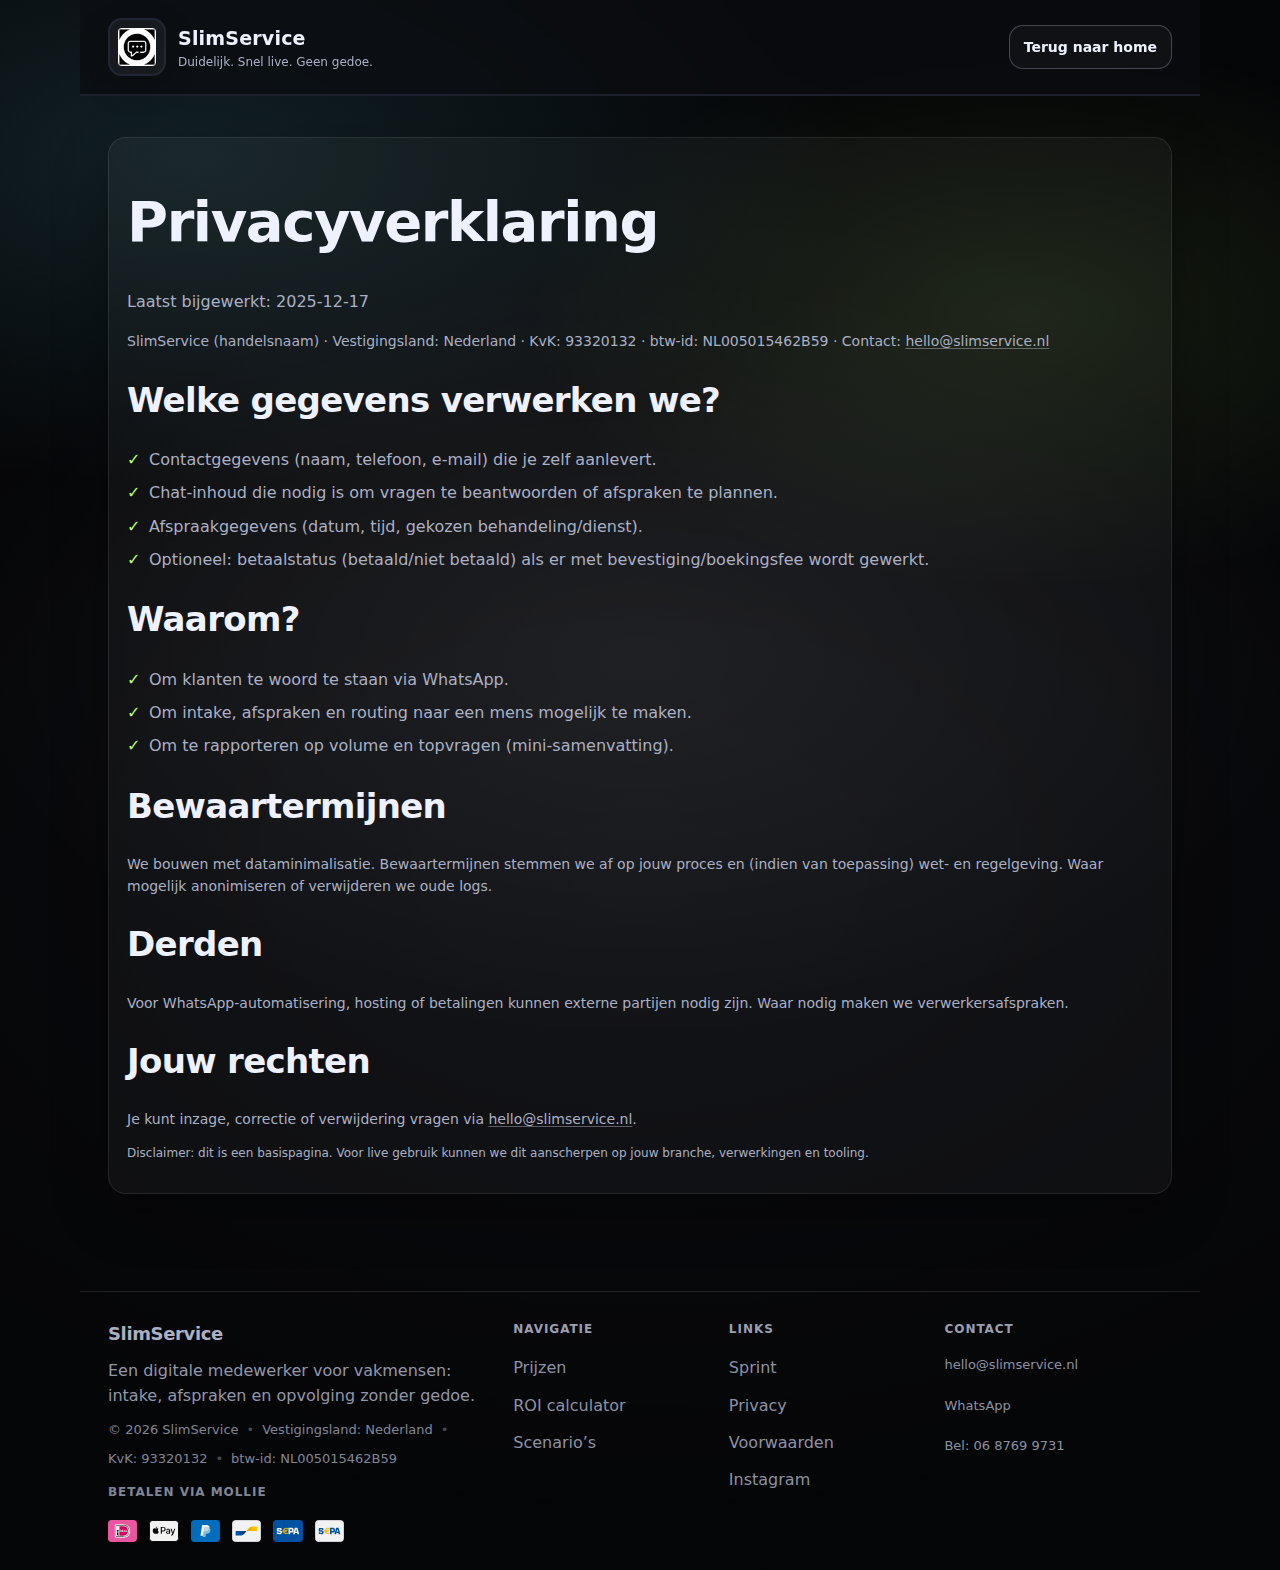
<file: privacy.html>
<!doctype html>
<html lang="nl">
<head>
  <meta charset="utf-8">
  <meta name="viewport" content="width=device-width, initial-scale=1">

  <title>SlimService | Privacy</title>
  <meta name="description" content="Privacyverklaring SlimService.">

  <link rel="canonical" href="https://slimservice.nl/privacy.html">

  <meta property="og:type" content="website">
  <meta property="og:site_name" content="SlimService">
  <meta property="og:title" content="SlimService | Privacy">
  <meta property="og:description" content="Privacyverklaring SlimService.">
  <meta property="og:url" content="https://slimservice.nl/privacy.html">
  <meta property="og:image" content="https://slimservice.nl/og-slimservice.jpg">
  <meta property="og:image:width" content="1200">
  <meta property="og:image:height" content="630">

  <meta name="twitter:card" content="summary_large_image">
  <meta name="twitter:title" content="SlimService | Privacy">
  <meta name="twitter:description" content="Privacyverklaring SlimService.">
  <meta name="twitter:image" content="https://slimservice.nl/og-slimservice.jpg">

  <link rel="icon" href="/favicon.svg" type="image/svg+xml">
  <link rel="alternate icon" href="/favicon.ico" sizes="any">
  <link rel="apple-touch-icon" href="/apple-touch-icon.png">
  <meta name="theme-color" content="#0b0c10">
  <meta name="color-scheme" content="dark">

  <link rel="stylesheet" href="styles.css">
</head>


<a class="sticky-cta" href="#plan-intake" aria-label="Plan intake">
  Plan intake
</a>


<body class="ui2">
  <header class="wrap header">
    <div class="brand">
      <img class="logo-img" src="slimservice_whatsapp_logo.png" alt="SlimService" />
      <div>
        <div class="brandname">SlimService</div>
        <div class="tagline">Duidelijk. Snel live. Geen gedoe.</div>
      </div>
    </div>
    <div class="cta">
      <a class="btn tertiary" href="index.html">Terug naar home</a>
    </div>
  </header>

  <main>
    <section class="wrap">
      <div class="card">
        <h1>Privacyverklaring</h1>
        <p class="muted">Laatst bijgewerkt: 2025-12-17</p>

        <p class="small">
          SlimService (handelsnaam) &middot; Vestigingsland: Nederland &middot; KvK: 93320132 &middot; btw-id: NL005015462B59 &middot;
          Contact: <a class="inline" href="mailto:hello@slimservice.nl">hello@slimservice.nl</a>
        </p>

        <h2>Welke gegevens verwerken we?</h2>
        <ul class="ticks">
          <li>Contactgegevens (naam, telefoon, e-mail) die je zelf aanlevert.</li>
          <li>Chat-inhoud die nodig is om vragen te beantwoorden of afspraken te plannen.</li>
          <li>Afspraakgegevens (datum, tijd, gekozen behandeling/dienst).</li>
          <li>Optioneel: betaalstatus (betaald/niet betaald) als er met bevestiging/boekingsfee wordt gewerkt.</li>
        </ul>

        <h2>Waarom?</h2>
        <ul class="ticks">
          <li>Om klanten te woord te staan via WhatsApp.</li>
          <li>Om intake, afspraken en routing naar een mens mogelijk te maken.</li>
          <li>Om te rapporteren op volume en topvragen (mini-samenvatting).</li>
        </ul>

        <h2>Bewaartermijnen</h2>
        <p class="small">
          We bouwen met dataminimalisatie. Bewaartermijnen stemmen we af op jouw proces en (indien van toepassing) wet- en regelgeving.
          Waar mogelijk anonimiseren of verwijderen we oude logs.
        </p>

        <h2>Derden</h2>
        <p class="small">
          Voor WhatsApp-automatisering, hosting of betalingen kunnen externe partijen nodig zijn. Waar nodig maken we verwerkersafspraken.
        </p>

        <h2>Jouw rechten</h2>
        <p class="small">
          Je kunt inzage, correctie of verwijdering vragen via <a class="inline" href="mailto:hello@slimservice.nl">hello@slimservice.nl</a>.
        </p>

        <p class="tiny note">
          Disclaimer: dit is een basispagina. Voor live gebruik kunnen we dit aanscherpen op jouw branche, verwerkingen en tooling.
        </p>
      </div>
    </section>
  </main>

<footer class="wrap footer footer--v2">
  <div class="footer-inner">
    <div class="footer-brand">
      <div class="footer-logo">SlimService</div>
      <p class="footer-tagline">
        Een digitale medewerker voor vakmensen: intake, afspraken en opvolging zonder gedoe.
      </p>

      <div class="footer-meta">
        <span>&copy; <span id="year"></span> SlimService</span>
        <span class="dot">•</span>
        <span>Vestigingsland: Nederland</span>
        <span class="dot">•</span>
        <span>KvK: 93320132</span>
        <span class="dot">•</span>
        <span>btw-id: NL005015462B59</span>
      </div>

      <div class="footer-pay">
        <div class="footer-pay-label">Betalen via Mollie</div>
        <div class="pay-strip" aria-label="Beschikbare betaalmethodes">
          <img class="pay-icon" src="/pay/ideal.svg" alt="iDEAL" loading="lazy" />
          <img class="pay-icon" src="/pay/applepay.svg" alt="Apple Pay" loading="lazy" />
          <img class="pay-icon" src="/pay/paypal.svg" alt="PayPal" loading="lazy" />
          <img class="pay-icon" src="/pay/bancontact.svg" alt="Bancontact" loading="lazy" />
          <img class="pay-icon" src="/pay/banktransfer.svg" alt="Overboeking" loading="lazy" />
          <img class="pay-icon" src="/pay/directdebit.svg" alt="SEPA-incasso" loading="lazy" />
        </div>
      </div>
    </div>

    <nav class="footer-col" aria-label="Navigatie">
      <div class="footer-title">Navigatie</div>
      <a href="/#pakketten">Prijzen</a>
      <a href="/#roi">ROI calculator</a>
      <a href="/#roi">Scenario’s</a>
    </nav>

    <nav class="footer-col" aria-label="Links">
      <div class="footer-title">Links</div>
      <a href="/sprint/">Sprint</a>
      <a href="/privacy.html">Privacy</a>
      <a href="/voorwaarden.html">Voorwaarden</a>
      <a href="https://www.instagram.com/slimservicenederland/" rel="noopener noreferrer" target="_blank">Instagram</a>
    </nav>

    <div class="footer-col">
      <div class="footer-title">Contact</div>
      <div class="footer-contacts">
        <a class="inline" href="mailto:hello@slimservice.nl">hello@slimservice.nl</a>
        <a class="inline" href="https://wa.me/31687699731" rel="noopener noreferrer" target="_blank">WhatsApp</a>
        <a class="inline" href="tel:+31687699731">Bel: 06 8769 9731</a>
      </div>
    </div>
  </div>
</footer>

<script>
  document.getElementById("year").textContent = new Date().getFullYear();
</script>

</body>
</html>
</file>
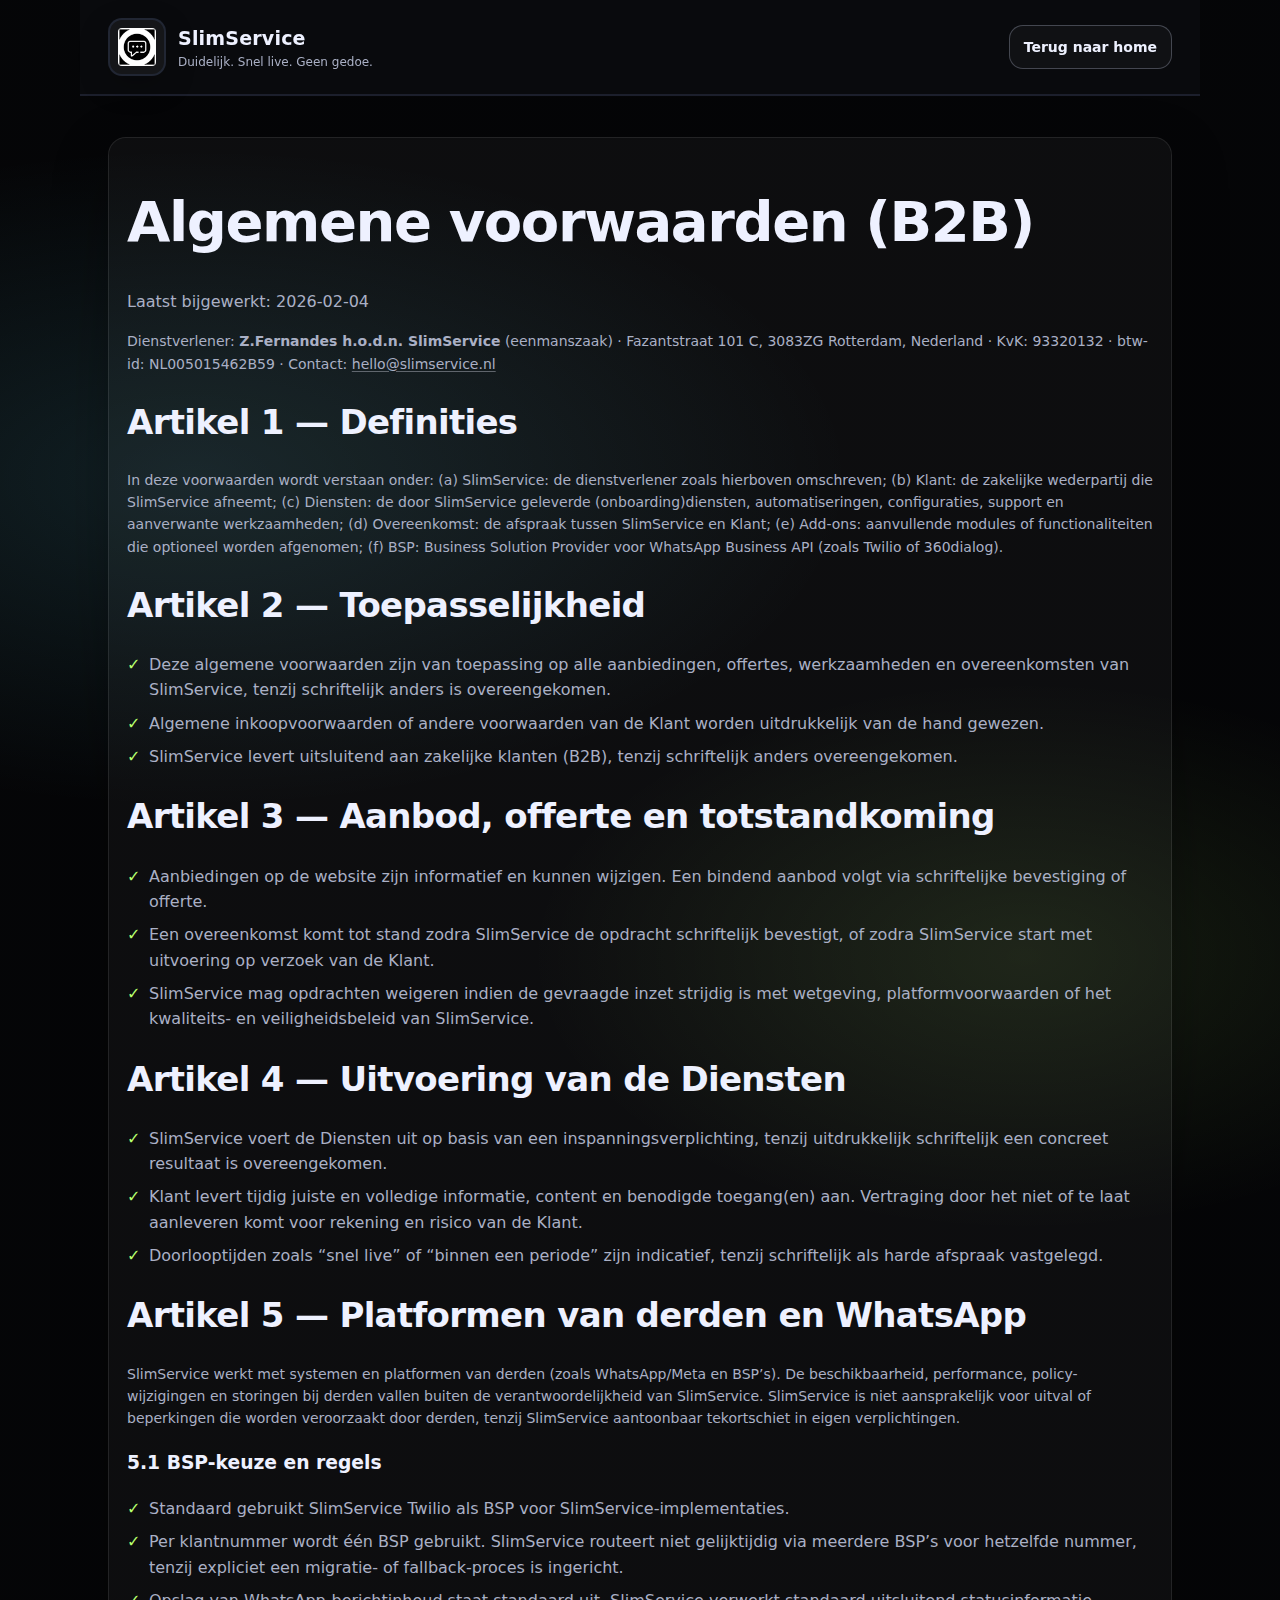
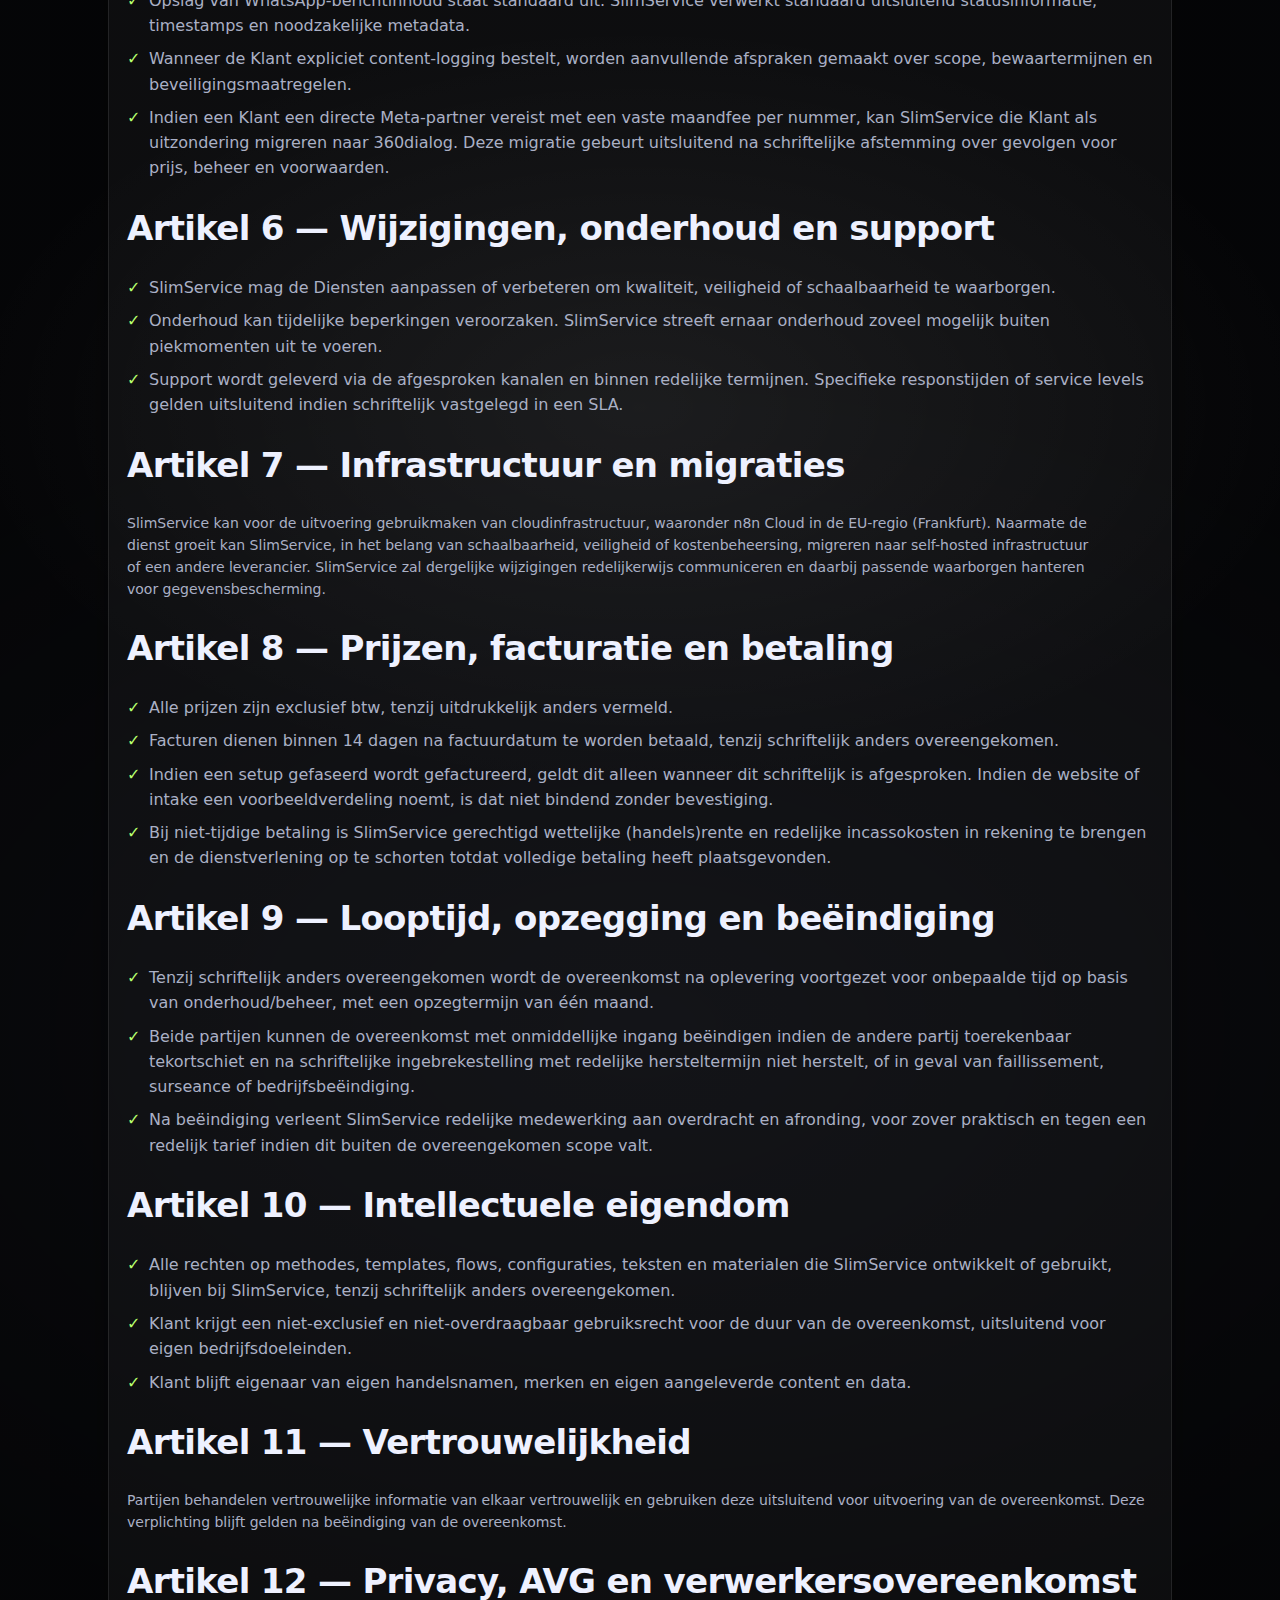
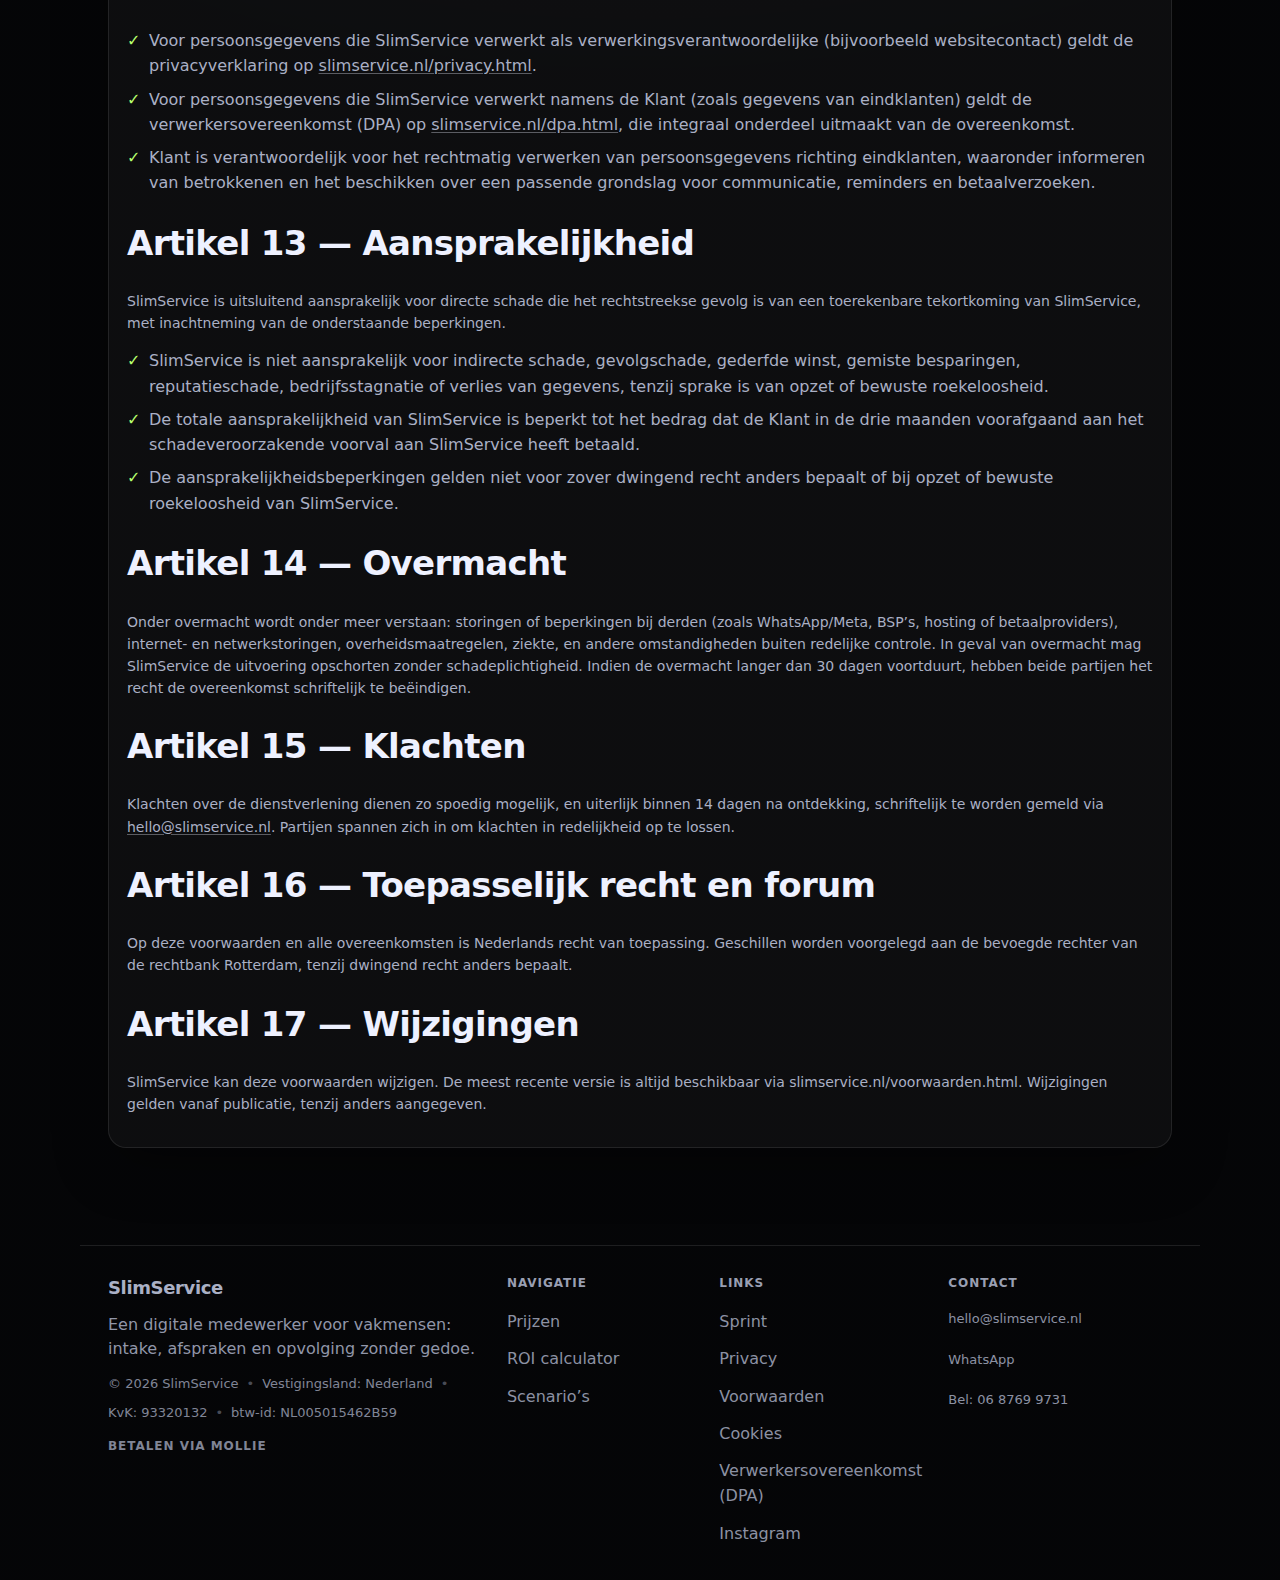
<file: voorwaarden.html>
<!-- File: voorwaarden.html -->
<!doctype html>
<html lang="nl">
<head>
  <meta charset="utf-8">
  <meta name="viewport" content="width=device-width, initial-scale=1">

  <title>SlimService | Voorwaarden</title>
  <meta name="description" content="Algemene voorwaarden van SlimService.">
  <link rel="canonical" href="https://slimservice.nl/voorwaarden.html">

  <meta property="og:type" content="website">
  <meta property="og:site_name" content="SlimService">
  <meta property="og:title" content="SlimService | Voorwaarden">
  <meta property="og:description" content="Algemene voorwaarden van SlimService.">
  <meta property="og:url" content="https://slimservice.nl/voorwaarden.html">
  <meta property="og:image" content="https://slimservice.nl/og-slimservice.jpg">
  <meta property="og:image:width" content="1200">
  <meta property="og:image:height" content="630">

  <meta name="twitter:card" content="summary_large_image">
  <meta name="twitter:title" content="SlimService | Voorwaarden">
  <meta name="twitter:description" content="Algemene voorwaarden van SlimService.">
  <meta name="twitter:image" content="https://slimservice.nl/og-slimservice.jpg">

  <link rel="icon" href="/favicon.svg" type="image/svg+xml">
  <link rel="alternate icon" href="/favicon.ico" sizes="any">
  <link rel="apple-touch-icon" href="/apple-touch-icon.png">
  <meta name="theme-color" content="#0b0c10">
  <meta name="color-scheme" content="dark">

  <link rel="stylesheet" href="styles.css">
</head>

<body class="ui2">
  <header class="wrap header">
    <div class="brand">
      <img class="logo-img" src="slimservice_whatsapp_logo.png" alt="SlimService" />
      <div>
        <div class="brandname">SlimService</div>
        <div class="tagline">Duidelijk. Snel live. Geen gedoe.</div>
      </div>
    </div>
    <div class="cta">
      <a class="btn tertiary" href="index.html">Terug naar home</a>
    </div>
  </header>

  <main>
    <section class="wrap">
      <div class="card">
        <h1>Algemene voorwaarden (B2B)</h1>
        <p class="muted">Laatst bijgewerkt: 2026-02-04</p>

        <p class="small">
          Dienstverlener: <strong>Z.Fernandes h.o.d.n. SlimService</strong> (eenmanszaak) &middot;
          Fazantstraat 101 C, 3083ZG Rotterdam, Nederland &middot;
          KvK: 93320132 &middot;
          btw-id: NL005015462B59 &middot;
          Contact: <a class="inline" href="mailto:hello@slimservice.nl">hello@slimservice.nl</a>
        </p>

        <h2>Artikel 1 — Definities</h2>
        <p class="small">
          In deze voorwaarden wordt verstaan onder: (a) SlimService: de dienstverlener zoals hierboven omschreven; (b) Klant: de zakelijke wederpartij die SlimService afneemt;
          (c) Diensten: de door SlimService geleverde (onboarding)diensten, automatiseringen, configuraties, support en aanverwante werkzaamheden; (d) Overeenkomst: de afspraak tussen SlimService en Klant;
          (e) Add-ons: aanvullende modules of functionaliteiten die optioneel worden afgenomen; (f) BSP: Business Solution Provider voor WhatsApp Business API (zoals Twilio of 360dialog).
        </p>

        <h2>Artikel 2 — Toepasselijkheid</h2>
        <ul class="ticks">
          <li>Deze algemene voorwaarden zijn van toepassing op alle aanbiedingen, offertes, werkzaamheden en overeenkomsten van SlimService, tenzij schriftelijk anders is overeengekomen.</li>
          <li>Algemene inkoopvoorwaarden of andere voorwaarden van de Klant worden uitdrukkelijk van de hand gewezen.</li>
          <li>SlimService levert uitsluitend aan zakelijke klanten (B2B), tenzij schriftelijk anders overeengekomen.</li>
        </ul>

        <h2>Artikel 3 — Aanbod, offerte en totstandkoming</h2>
        <ul class="ticks">
          <li>Aanbiedingen op de website zijn informatief en kunnen wijzigen. Een bindend aanbod volgt via schriftelijke bevestiging of offerte.</li>
          <li>Een overeenkomst komt tot stand zodra SlimService de opdracht schriftelijk bevestigt, of zodra SlimService start met uitvoering op verzoek van de Klant.</li>
          <li>SlimService mag opdrachten weigeren indien de gevraagde inzet strijdig is met wetgeving, platformvoorwaarden of het kwaliteits- en veiligheidsbeleid van SlimService.</li>
        </ul>

        <h2>Artikel 4 — Uitvoering van de Diensten</h2>
        <ul class="ticks">
          <li>SlimService voert de Diensten uit op basis van een inspanningsverplichting, tenzij uitdrukkelijk schriftelijk een concreet resultaat is overeengekomen.</li>
          <li>Klant levert tijdig juiste en volledige informatie, content en benodigde toegang(en) aan. Vertraging door het niet of te laat aanleveren komt voor rekening en risico van de Klant.</li>
          <li>Doorlooptijden zoals “snel live” of “binnen een periode” zijn indicatief, tenzij schriftelijk als harde afspraak vastgelegd.</li>
        </ul>

        <h2>Artikel 5 — Platformen van derden en WhatsApp</h2>
        <p class="small">
          SlimService werkt met systemen en platformen van derden (zoals WhatsApp/Meta en BSP’s). De beschikbaarheid, performance, policy-wijzigingen en storingen bij derden vallen buiten de verantwoordelijkheid van SlimService.
          SlimService is niet aansprakelijk voor uitval of beperkingen die worden veroorzaakt door derden, tenzij SlimService aantoonbaar tekortschiet in eigen verplichtingen.
        </p>

        <h3>5.1 BSP-keuze en regels</h3>
        <ul class="ticks">
          <li>Standaard gebruikt SlimService Twilio als BSP voor SlimService-implementaties.</li>
          <li>Per klantnummer wordt één BSP gebruikt. SlimService routeert niet gelijktijdig via meerdere BSP’s voor hetzelfde nummer, tenzij expliciet een migratie- of fallback-proces is ingericht.</li>
          <li>Opslag van WhatsApp-berichtinhoud staat standaard uit. SlimService verwerkt standaard uitsluitend statusinformatie, timestamps en noodzakelijke metadata.</li>
          <li>Wanneer de Klant expliciet content-logging bestelt, worden aanvullende afspraken gemaakt over scope, bewaartermijnen en beveiligingsmaatregelen.</li>
          <li>Indien een Klant een directe Meta-partner vereist met een vaste maandfee per nummer, kan SlimService die Klant als uitzondering migreren naar 360dialog. Deze migratie gebeurt uitsluitend na schriftelijke afstemming over gevolgen voor prijs, beheer en voorwaarden.</li>
        </ul>

        <h2>Artikel 6 — Wijzigingen, onderhoud en support</h2>
        <ul class="ticks">
          <li>SlimService mag de Diensten aanpassen of verbeteren om kwaliteit, veiligheid of schaalbaarheid te waarborgen.</li>
          <li>Onderhoud kan tijdelijke beperkingen veroorzaken. SlimService streeft ernaar onderhoud zoveel mogelijk buiten piekmomenten uit te voeren.</li>
          <li>Support wordt geleverd via de afgesproken kanalen en binnen redelijke termijnen. Specifieke responstijden of service levels gelden uitsluitend indien schriftelijk vastgelegd in een SLA.</li>
        </ul>

        <h2>Artikel 7 — Infrastructuur en migraties</h2>
        <p class="small">
          SlimService kan voor de uitvoering gebruikmaken van cloudinfrastructuur, waaronder n8n Cloud in de EU-regio (Frankfurt). Naarmate de dienst groeit kan SlimService, in het belang van schaalbaarheid, veiligheid of kostenbeheersing,
          migreren naar self-hosted infrastructuur of een andere leverancier. SlimService zal dergelijke wijzigingen redelijkerwijs communiceren en daarbij passende waarborgen hanteren voor gegevensbescherming.
        </p>

        <h2>Artikel 8 — Prijzen, facturatie en betaling</h2>
        <ul class="ticks">
          <li>Alle prijzen zijn exclusief btw, tenzij uitdrukkelijk anders vermeld.</li>
          <li>Facturen dienen binnen 14 dagen na factuurdatum te worden betaald, tenzij schriftelijk anders overeengekomen.</li>
          <li>Indien een setup gefaseerd wordt gefactureerd, geldt dit alleen wanneer dit schriftelijk is afgesproken. Indien de website of intake een voorbeeldverdeling noemt, is dat niet bindend zonder bevestiging.</li>
          <li>Bij niet-tijdige betaling is SlimService gerechtigd wettelijke (handels)rente en redelijke incassokosten in rekening te brengen en de dienstverlening op te schorten totdat volledige betaling heeft plaatsgevonden.</li>
        </ul>

        <h2>Artikel 9 — Looptijd, opzegging en beëindiging</h2>
        <ul class="ticks">
          <li>Tenzij schriftelijk anders overeengekomen wordt de overeenkomst na oplevering voortgezet voor onbepaalde tijd op basis van onderhoud/beheer, met een opzegtermijn van één maand.</li>
          <li>Beide partijen kunnen de overeenkomst met onmiddellijke ingang beëindigen indien de andere partij toerekenbaar tekortschiet en na schriftelijke ingebrekestelling met redelijke hersteltermijn niet herstelt, of in geval van faillissement, surseance of bedrijfsbeëindiging.</li>
          <li>Na beëindiging verleent SlimService redelijke medewerking aan overdracht en afronding, voor zover praktisch en tegen een redelijk tarief indien dit buiten de overeengekomen scope valt.</li>
        </ul>

        <h2>Artikel 10 — Intellectuele eigendom</h2>
        <ul class="ticks">
          <li>Alle rechten op methodes, templates, flows, configuraties, teksten en materialen die SlimService ontwikkelt of gebruikt, blijven bij SlimService, tenzij schriftelijk anders overeengekomen.</li>
          <li>Klant krijgt een niet-exclusief en niet-overdraagbaar gebruiksrecht voor de duur van de overeenkomst, uitsluitend voor eigen bedrijfsdoeleinden.</li>
          <li>Klant blijft eigenaar van eigen handelsnamen, merken en eigen aangeleverde content en data.</li>
        </ul>

        <h2>Artikel 11 — Vertrouwelijkheid</h2>
        <p class="small">
          Partijen behandelen vertrouwelijke informatie van elkaar vertrouwelijk en gebruiken deze uitsluitend voor uitvoering van de overeenkomst. Deze verplichting blijft gelden na beëindiging van de overeenkomst.
        </p>

        <h2>Artikel 12 — Privacy, AVG en verwerkersovereenkomst</h2>
        <ul class="ticks">
          <li>Voor persoonsgegevens die SlimService verwerkt als verwerkingsverantwoordelijke (bijvoorbeeld websitecontact) geldt de privacyverklaring op <a class="inline" href="/privacy.html">slimservice.nl/privacy.html</a>.</li>
          <li>Voor persoonsgegevens die SlimService verwerkt namens de Klant (zoals gegevens van eindklanten) geldt de verwerkersovereenkomst (DPA) op <a class="inline" href="/dpa.html">slimservice.nl/dpa.html</a>, die integraal onderdeel uitmaakt van de overeenkomst.</li>
          <li>Klant is verantwoordelijk voor het rechtmatig verwerken van persoonsgegevens richting eindklanten, waaronder informeren van betrokkenen en het beschikken over een passende grondslag voor communicatie, reminders en betaalverzoeken.</li>
        </ul>

        <h2>Artikel 13 — Aansprakelijkheid</h2>
        <p class="small">
          SlimService is uitsluitend aansprakelijk voor directe schade die het rechtstreekse gevolg is van een toerekenbare tekortkoming van SlimService, met inachtneming van de onderstaande beperkingen.
        </p>
        <ul class="ticks">
          <li>SlimService is niet aansprakelijk voor indirecte schade, gevolgschade, gederfde winst, gemiste besparingen, reputatieschade, bedrijfsstagnatie of verlies van gegevens, tenzij sprake is van opzet of bewuste roekeloosheid.</li>
          <li>De totale aansprakelijkheid van SlimService is beperkt tot het bedrag dat de Klant in de drie maanden voorafgaand aan het schadeveroorzakende voorval aan SlimService heeft betaald.</li>
          <li>De aansprakelijkheidsbeperkingen gelden niet voor zover dwingend recht anders bepaalt of bij opzet of bewuste roekeloosheid van SlimService.</li>
        </ul>

        <h2>Artikel 14 — Overmacht</h2>
        <p class="small">
          Onder overmacht wordt onder meer verstaan: storingen of beperkingen bij derden (zoals WhatsApp/Meta, BSP’s, hosting of betaalproviders), internet- en netwerkstoringen, overheidsmaatregelen, ziekte, en andere omstandigheden buiten redelijke controle.
          In geval van overmacht mag SlimService de uitvoering opschorten zonder schadeplichtigheid. Indien de overmacht langer dan 30 dagen voortduurt, hebben beide partijen het recht de overeenkomst schriftelijk te beëindigen.
        </p>

        <h2>Artikel 15 — Klachten</h2>
        <p class="small">
          Klachten over de dienstverlening dienen zo spoedig mogelijk, en uiterlijk binnen 14 dagen na ontdekking, schriftelijk te worden gemeld via <a class="inline" href="mailto:hello@slimservice.nl">hello@slimservice.nl</a>.
          Partijen spannen zich in om klachten in redelijkheid op te lossen.
        </p>

        <h2>Artikel 16 — Toepasselijk recht en forum</h2>
        <p class="small">
          Op deze voorwaarden en alle overeenkomsten is Nederlands recht van toepassing. Geschillen worden voorgelegd aan de bevoegde rechter van de rechtbank Rotterdam, tenzij dwingend recht anders bepaalt.
        </p>

        <h2>Artikel 17 — Wijzigingen</h2>
        <p class="small">
          SlimService kan deze voorwaarden wijzigen. De meest recente versie is altijd beschikbaar via slimservice.nl/voorwaarden.html. Wijzigingen gelden vanaf publicatie, tenzij anders aangegeven.
        </p>
      </div>
    </section>
  </main>

  <footer class="wrap footer footer--v2">
    <div class="footer-inner">
      <div class="footer-brand">
        <div class="footer-logo">SlimService</div>
        <p class="footer-tagline">
          Een digitale medewerker voor vakmensen: intake, afspraken en opvolging zonder gedoe.
        </p>

        <div class="footer-meta">
          <span>&copy; <span id="year"></span> SlimService</span>
          <span class="dot">•</span>
          <span>Vestigingsland: Nederland</span>
          <span class="dot">•</span>
          <span>KvK: 93320132</span>
          <span class="dot">•</span>
          <span>btw-id: NL005015462B59</span>
        </div>

        <div class="footer-pay">
          <div class="footer-pay-label">Betalen via Mollie</div>
          <div class="pay-strip" aria-label="Beschikbare betaalmethodes">
            <img class="pay-icon" src="/pay/ideal.svg" alt="iDEAL" loading="lazy" />
            <img class="pay-icon" src="/pay/applepay.svg" alt="Apple Pay" loading="lazy" />
            <img class="pay-icon" src="/pay/paypal.svg" alt="PayPal" loading="lazy" />
            <img class="pay-icon" src="/pay/bancontact.svg" alt="Bancontact" loading="lazy" />
            <img class="pay-icon" src="/pay/banktransfer.svg" alt="Overboeking" loading="lazy" />
            <img class="pay-icon" src="/pay/directdebit.svg" alt="SEPA-incasso" loading="lazy" />
          </div>
        </div>
      </div>

      <nav class="footer-col" aria-label="Navigatie">
        <div class="footer-title">Navigatie</div>
        <a href="/#pakketten">Prijzen</a>
        <a href="/#roi">ROI calculator</a>
        <a href="/#roi">Scenario’s</a>
      </nav>

      <nav class="footer-col" aria-label="Links">
        <div class="footer-title">Links</div>
        <a href="/sprint/">Sprint</a>
        <a href="/privacy.html">Privacy</a>
        <a href="/voorwaarden.html">Voorwaarden</a>
        <a href="/cookies.html">Cookies</a>
        <a href="/dpa.html">Verwerkersovereenkomst (DPA)</a>
        <a href="https://www.instagram.com/slimservicenederland/" rel="noopener noreferrer" target="_blank">Instagram</a>
      </nav>

      <div class="footer-col">
        <div class="footer-title">Contact</div>
        <div class="footer-contacts">
          <a class="inline" href="mailto:hello@slimservice.nl">hello@slimservice.nl</a>
          <a class="inline" href="https://wa.me/31687699731" rel="noopener noreferrer" target="_blank">WhatsApp</a>
          <a class="inline" href="tel:+31687699731">Bel: 06 8769 9731</a>
        </div>
      </div>
    </div>
  </footer>

  <script>
    document.getElementById("year").textContent = new Date().getFullYear();
  </script>
</body>
</html>
</file>
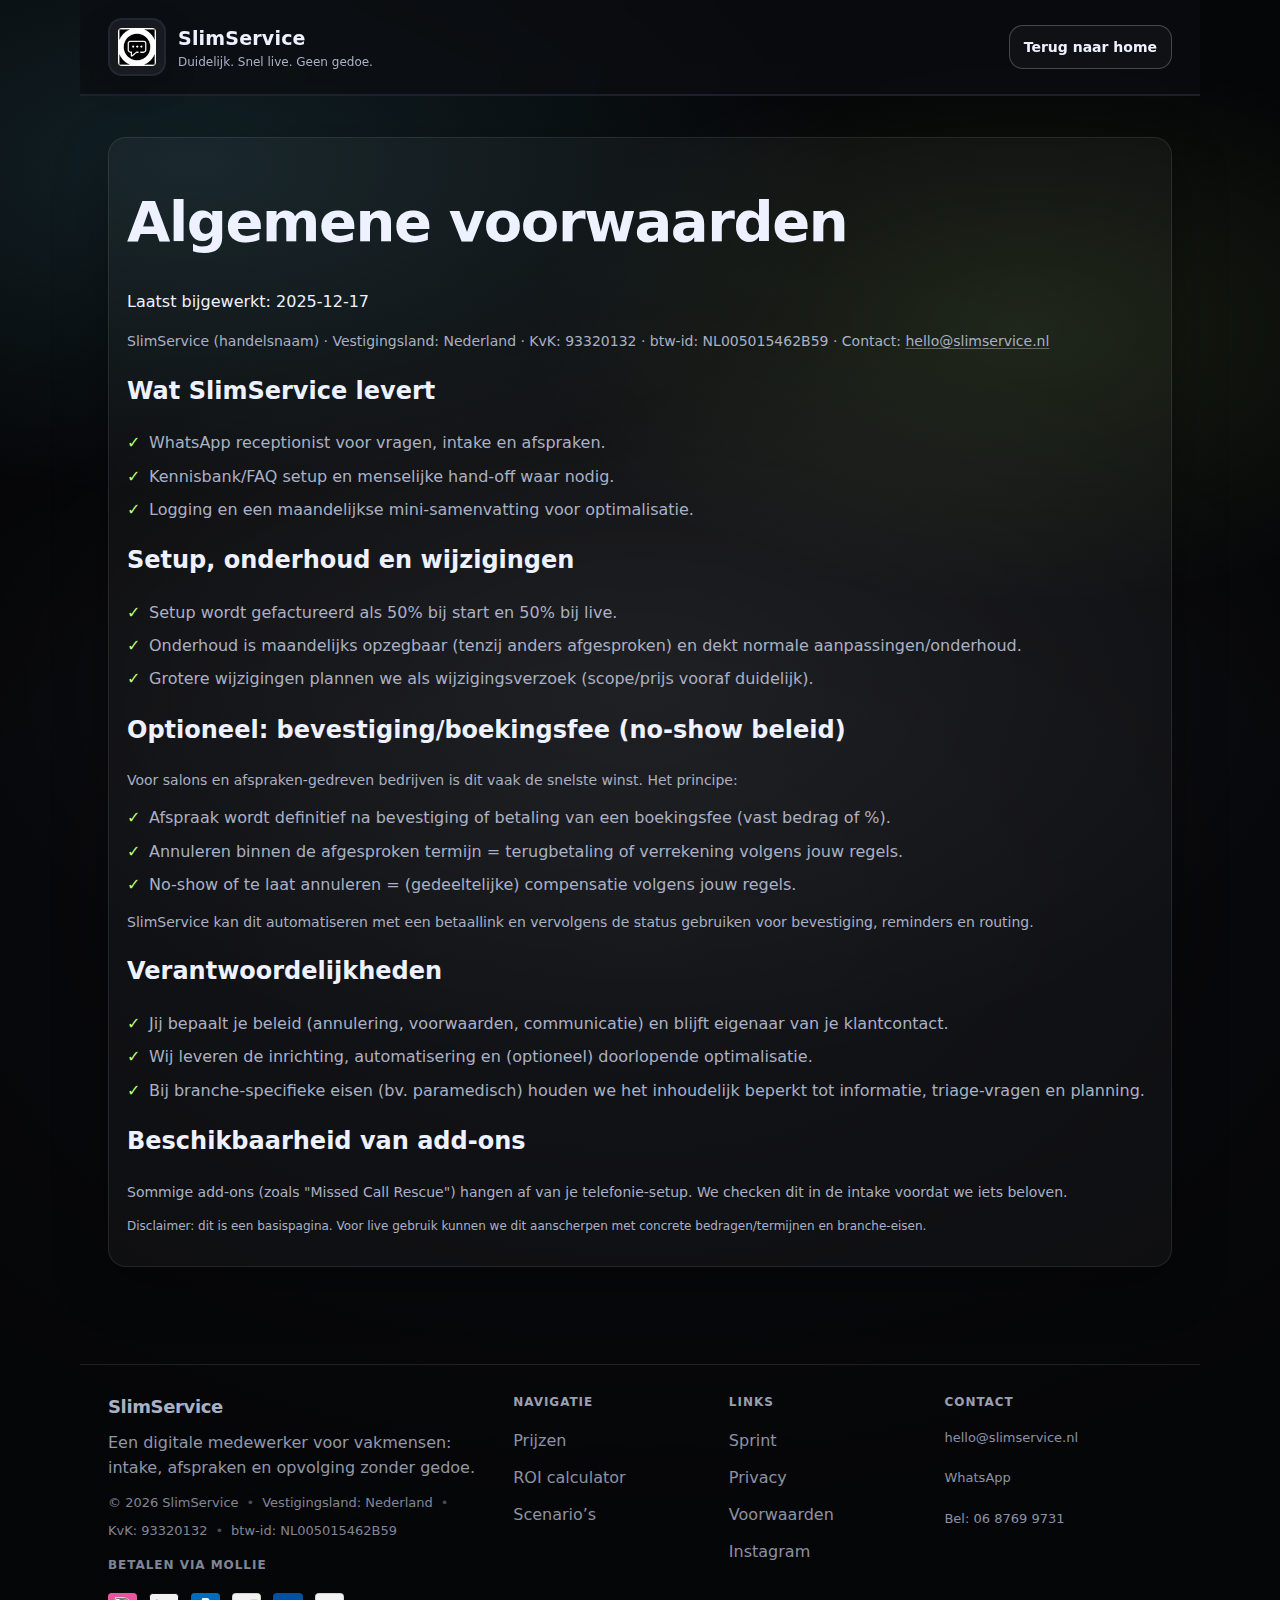
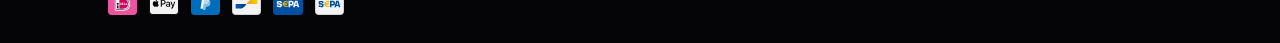
<file: slimservice_live/voorwaarden.html>
<!doctype html>
<html lang="nl">
<head>
  <meta charset="utf-8">
  <meta name="viewport" content="width=device-width, initial-scale=1">

  <title>SlimService | Voorwaarden</title>
  <meta name="description" content="Voorwaarden SlimService.">

  <link rel="canonical" href="https://slimservice.nl/voorwaarden.html">

  <meta property="og:type" content="website">
  <meta property="og:site_name" content="SlimService">
  <meta property="og:title" content="SlimService | Voorwaarden">
  <meta property="og:description" content="Voorwaarden SlimService.">
  <meta property="og:url" content="https://slimservice.nl/voorwaarden.html">
  <meta property="og:image" content="https://slimservice.nl/og-slimservice.jpg">
  <meta property="og:image:width" content="1200">
  <meta property="og:image:height" content="630">

  <meta name="twitter:card" content="summary_large_image">
  <meta name="twitter:title" content="SlimService | Voorwaarden">
  <meta name="twitter:description" content="Voorwaarden SlimService.">
  <meta name="twitter:image" content="https://slimservice.nl/og-slimservice.jpg">

  <link rel="icon" href="/favicon.svg" type="image/svg+xml">
  <link rel="alternate icon" href="/favicon.ico" sizes="any">
  <link rel="apple-touch-icon" href="/apple-touch-icon.png">
  <meta name="theme-color" content="#0b0c10">
  <meta name="color-scheme" content="dark">

  <link rel="stylesheet" href="styles.css">
</head>


<a class="sticky-cta" href="#plan-intake" aria-label="Plan intake">
  Plan intake
</a>


<body class="ui2">
  <header class="wrap header">
    <div class="brand">
      <img class="logo-img" src="slimservice_whatsapp_logo.png" alt="SlimService" />
      <div>
        <div class="brandname">SlimService</div>
        <div class="tagline">Duidelijk. Snel live. Geen gedoe.</div>
      </div>
    </div>
    <div class="cta">
      <a class="btn tertiary" href="index.html">Terug naar home</a>
    </div>
  </header>

  <main>
    <section class="wrap">
      <div class="card">
        <h1>Algemene voorwaarden</h1>
        <p class="muted">Laatst bijgewerkt: 2025-12-17</p>

        <p class="small">
          SlimService (handelsnaam) &middot; Vestigingsland: Nederland &middot; KvK: 93320132 &middot; btw-id: NL005015462B59 &middot;
          Contact: <a class="inline" href="mailto:hello@slimservice.nl">hello@slimservice.nl</a>
        </p>

        <h2>Wat SlimService levert</h2>
        <ul class="ticks">
          <li>WhatsApp receptionist voor vragen, intake en afspraken.</li>
          <li>Kennisbank/FAQ setup en menselijke hand-off waar nodig.</li>
          <li>Logging en een maandelijkse mini-samenvatting voor optimalisatie.</li>
        </ul>

        <h2>Setup, onderhoud en wijzigingen</h2>
        <ul class="ticks">
          <li>Setup wordt gefactureerd als 50% bij start en 50% bij live.</li>
          <li>Onderhoud is maandelijks opzegbaar (tenzij anders afgesproken) en dekt normale aanpassingen/onderhoud.</li>
          <li>Grotere wijzigingen plannen we als wijzigingsverzoek (scope/prijs vooraf duidelijk).</li>
        </ul>

        <h2>Optioneel: bevestiging/boekingsfee (no-show beleid)</h2>
        <p class="small">Voor salons en afspraken-gedreven bedrijven is dit vaak de snelste winst. Het principe:</p>
        <ul class="ticks">
          <li>Afspraak wordt definitief na bevestiging of betaling van een boekingsfee (vast bedrag of %).</li>
          <li>Annuleren binnen de afgesproken termijn = terugbetaling of verrekening volgens jouw regels.</li>
          <li>No-show of te laat annuleren = (gedeeltelijke) compensatie volgens jouw regels.</li>
        </ul>
        <p class="small">SlimService kan dit automatiseren met een betaallink en vervolgens de status gebruiken voor bevestiging, reminders en routing.</p>

        <h2>Verantwoordelijkheden</h2>
        <ul class="ticks">
          <li>Jij bepaalt je beleid (annulering, voorwaarden, communicatie) en blijft eigenaar van je klantcontact.</li>
          <li>Wij leveren de inrichting, automatisering en (optioneel) doorlopende optimalisatie.</li>
          <li>Bij branche-specifieke eisen (bv. paramedisch) houden we het inhoudelijk beperkt tot informatie, triage-vragen en planning.</li>
        </ul>

        <h2>Beschikbaarheid van add-ons</h2>
        <p class="small">Sommige add-ons (zoals "Missed Call Rescue") hangen af van je telefonie-setup. We checken dit in de intake voordat we iets beloven.</p>

        <p class="tiny note">Disclaimer: dit is een basispagina. Voor live gebruik kunnen we dit aanscherpen met concrete bedragen/termijnen en branche-eisen.</p>
      </div>
    </section>
  </main>

<footer class="wrap footer footer--v2">
  <div class="footer-inner">
    <div class="footer-brand">
      <div class="footer-logo">SlimService</div>
      <p class="footer-tagline">
        Een digitale medewerker voor vakmensen: intake, afspraken en opvolging zonder gedoe.
      </p>

      <div class="footer-meta">
        <span>&copy; <span id="year"></span> SlimService</span>
        <span class="dot">•</span>
        <span>Vestigingsland: Nederland</span>
        <span class="dot">•</span>
        <span>KvK: 93320132</span>
        <span class="dot">•</span>
        <span>btw-id: NL005015462B59</span>
      </div>

      <div class="footer-pay">
        <div class="footer-pay-label">Betalen via Mollie</div>
        <div class="pay-strip" aria-label="Beschikbare betaalmethodes">
          <img class="pay-icon" src="/pay/ideal.svg" alt="iDEAL" loading="lazy" />
          <img class="pay-icon" src="/pay/applepay.svg" alt="Apple Pay" loading="lazy" />
          <img class="pay-icon" src="/pay/paypal.svg" alt="PayPal" loading="lazy" />
          <img class="pay-icon" src="/pay/bancontact.svg" alt="Bancontact" loading="lazy" />
          <img class="pay-icon" src="/pay/banktransfer.svg" alt="Overboeking" loading="lazy" />
          <img class="pay-icon" src="/pay/directdebit.svg" alt="SEPA-incasso" loading="lazy" />
        </div>
      </div>
    </div>

    <nav class="footer-col" aria-label="Navigatie">
      <div class="footer-title">Navigatie</div>
      <a href="/#pakketten">Prijzen</a>
      <a href="/#roi">ROI calculator</a>
      <a href="/#roi">Scenario’s</a>
    </nav>

    <nav class="footer-col" aria-label="Links">
      <div class="footer-title">Links</div>
      <a href="/sprint/">Sprint</a>
      <a href="/privacy.html">Privacy</a>
      <a href="/voorwaarden.html">Voorwaarden</a>
      <a href="https://www.instagram.com/slimservicenederland/" rel="noopener noreferrer" target="_blank">Instagram</a>
    </nav>

    <div class="footer-col">
      <div class="footer-title">Contact</div>
      <div class="footer-contacts">
        <a class="inline" href="mailto:hello@slimservice.nl">hello@slimservice.nl</a>
        <a class="inline" href="https://wa.me/31687699731" rel="noopener noreferrer" target="_blank">WhatsApp</a>
        <a class="inline" href="tel:+31687699731">Bel: 06 8769 9731</a>
      </div>
    </div>
  </div>
</footer>

<script>
  document.getElementById("year").textContent = new Date().getFullYear();
</script>


</body>
</html>
</file>
<file: contract.css>

</file>
<file: slimservice.css>
/* Add-ons: align price lines */
body.home #addons .card.small{display:flex;flex-direction:column}
body.home #addons .card.small .price-line{margin-top:auto}
/* v7.6.1 ROI label alignment fix v2 (force override) */
body.home #roi .form label{
  display:flex;
  flex-direction:column;
  gap:6px;
}

body.home #roi .form .lbl{
  line-height:1.2;
  min-height:0; /* mobile/default */
}

/* desktop: force equal label height so inputs align */
@media (min-width: 861px){
 body.home #roi .form .lbl{ min-height: 2.2em; }}


body.home #roi .form{
  margin:12px 0 6px;
}
/* === v7.6.2 TYPO + LAYOUT ALIGN (ROI vs Scenarios) === */

/* 1) Maak typografie gelijk: dezelfde basis, labels iets groter */
body.home #roi, body.home #scenarios{
  font-size: 16px;
  line-height: 1.45;
}

body.home #roi h2,body.home  #scenarios h2{
  font-size: 28px;
  line-height: 1.15;
}

/* ROI labels + input tekst: omhoog zodat het matcht met rechts */
body.home #roi .form .lbl{
  font-size: 14px !important;
  line-height: 1.2;
}

body.home #roi input{
  font-size: 16px;
  min-height: 44px;
  padding: 10px 12px;
}

/* 2) Haal overtollige lucht onderin ROI weg */
body.home #roi{
  padding-bottom: 18px;
}

body.home #roi .note,
body.home #roi .formula,
body.home #roi .calc-note{
  margin-top: 12px !important;
}

/* 3) Zorg dat beide panelen 'evenredig' vullen (stretch + flex kolom) */
body.home #roi,body.home  #scenarios{
  display: flex;
  flex-direction: column;
  height: 100%;
}

/* Als je een container hebt die de knoppen onderin draagt (vaak .cta, .actions, .buttons) */
body.home #scenarios .cta,
body.home #scenarios .actions,
body.home #scenarios .buttons{
  margin-top: auto;
}

body.home #roi .results,
body.home #roi .result,
body.home #roi .outputs{
  margin-top: auto;
}
/* === v7.6.3 ROI + Scenarios: typography parity (targets BOTH cards inside #roi) === */

body.home #roi .grid-2 > .card{
  font-size: 16px !important;
  line-height: 1.45;
}

body.home #roi .grid-2 > .card h3{
  font-size: var(--fs-h3) !important;
  line-height: var(--lh-h3);
}

body.home #roi .grid-2 > .card .muted{
  font-size: 16px !important;
}

body.home #roi .grid-2 > .card .tab{
  font-size: 15px !important;
}

/* ROI labels blijven iets kleiner (is goed), maar nu consistent */
body.home #roi .form .lbl{
  font-size: 14px !important;
  line-height: 1.2;
}

/* Neem net wat lucht weg onderin ROI */
body.home #roi .roi-out{ margin-top: 14px !important; }
body.home #roi .note{ margin-top: 12px !important; }
/* ROI: scenarios is aparte sectie, dus ROI moet full-width */
body.home #roi .grid-2{
  grid-template-columns: 1fr;
}
/* Scenarios — 3 conversion cards (no tabs, no click friction) */
body.home #scenarios .scenario-grid{
  display:grid;
  grid-template-columns: repeat(3, minmax(0, 1fr));
  gap: clamp(12px, 2.2vw, 18px);
  margin-top: 14px;
}

@media (min-width: 921px) and (max-width: 1180px){
body.home   #scenarios .scenario-grid{
    grid-template-columns: repeat(2, minmax(0, 1fr));
  }}

@media (max-width: 920px){
body.home   #scenarios .scenario-grid{
    grid-template-columns: 1fr;
  }}

body.home #scenarios .scenario-card{
  display:flex;
  flex-direction:column;
  gap: 10px;
}

body.home #scenarios .scenario-head{
  display:flex;
  flex-direction:column;
  gap: 4px;
}

body.home #scenarios .scenario-head h3{
  margin:0;
  font-size:16px;
  letter-spacing:-0.01em;
}

body.home #scenarios .scenario-sub{
  font-size:12px;
  color: var(--muted);
}

body.home #scenarios .scenario-lead{
  margin:0;
  color: var(--muted);
  font-size:14px;
  line-height:1.55;
}

body.home #scenarios .scenario-steps{
  margin: 10px 0 0;
  padding: 0;
  list-style:none;
  display:grid;
  gap: 8px;
  counter-reset: sc;
}

body.home #scenarios .scenario-steps li{
  counter-increment: sc;
  display:flex;
  gap:10px;
  align-items:flex-start;
  color: var(--muted);
  font-size:13px;
  line-height:1.45;
}

body.home #scenarios .scenario-steps li::before{
  content: counter(sc);
  width:20px;
  height:20px;
  border-radius:999px;
  flex:0 0 20px;
  display:grid;
  place-items:center;
  font-weight:900;
  font-size:11px;
  border:1px solid rgba(255,255,255,.12);
  background: rgba(255,255,255,.06);
  color: var(--text);
  margin-top:1px;
}

body.home #scenarios .scenario-cta{
  margin-top:auto;
}
/* X2 — Proof visuals (UI2, perf-safe, no CLS) */
/* X4.12 — Proof: 2-column rhythm wrapper (home only) */
@media (min-width: 861px){
  body.home.ui2 #proof .proof-grid{
    display:grid;
    grid-template-columns: 1fr 0.92fr;
    gap: clamp(14px, 2.6vw, 22px);
    align-items:start;
  }
  body.home.ui2 #proof .proof-left{ min-width:0; }
  body.home.ui2 #proof .proof-side{ margin-top: 0; }
}

/* X4.12 — Proof grid placement: keep side pane top-right, tiles full-width below */
@media (min-width: 861px){
  body.home.ui2 #proof .proof-left{ display: contents; }

  body.home.ui2 #proof .proof-wall{
    grid-column: 1;
    grid-row: 1;
  }

  body.home.ui2 #proof .proof-side{
    grid-column: 2;
    grid-row: 1;
  }

  body.home.ui2 #proof .case-tiles{
    grid-column: 1 / -1;
    grid-row: 2;
  }

  body.home.ui2 #proof .visual-tiles{
    grid-column: 1 / -1;
    grid-row: 3;
  }
}


body.home.ui2 #proof .proof-side{
  margin-top: clamp(12px, 2.2vw, 18px);
}

body.home.ui2 #proof .proof-actions{
  margin-top: 8px;
  margin-bottom: 0;
}

body.home.ui2 #proof .proof-actions .btn.primary{
  width: 100%;
  min-height: 56px;
  border-radius: 14px;
  background: var(--ui-accent);
  border-color: transparent;
  color: #061018;
  box-shadow: none;

  font-size: 18px;
  font-weight: 900;
  letter-spacing: -0.01em;
}

/* X4.14 — Spot A: WhatsApp confirmation ticker (CSS-only, CLS=0, no JS) */
body.home.ui2 #proof .wa-ticker{
  --waH: 78px;
  margin-top: 10px;
  height: var(--waH);          /* fixed height => CLS=0 */
  overflow: hidden;
  position: relative;
}

body.home.ui2 #proof .wa-track{
  display: flex;
  flex-direction: column;
  will-change: transform;
}

body.home.ui2 #proof .wa-note{
  height: var(--waH);
  display: flex;
  align-items: center;
  gap: 12px;

  padding: 10px 12px;
  padding-right: 56px;         /* ruimte voor 'now' */
  border-radius: 26px;

  background: rgba(247,248,251,.96);
  border: 1px solid rgba(10,12,16,.14);
  box-shadow: 0 16px 40px rgba(16,24,40,.14);

  color: #0a0c10;
  position: relative;
}

body.home.ui2 #proof .wa-app{
  width: 48px;
  height: 48px;
  border-radius: 16px;
  background: #25D366;         /* herkenning zonder logo */
  display: grid;
  place-items: center;
  flex: 0 0 auto;
  color: #fff;
}

body.home.ui2 #proof .wa-body{
  min-width: 0;
  display: grid;
  gap: 2px;
}

body.home.ui2 #proof .wa-title{
  font-weight: 900;
  font-size: 16px;
  line-height: 1.05;
  letter-spacing: -0.01em;
}

body.home.ui2 #proof .wa-text{
  font-weight: 800;
  font-size: clamp(15px, 1.25vw, 18px);
  line-height: 1.1;
  white-space: nowrap;
  overflow: hidden;
  text-overflow: ellipsis;
  color: rgba(10,12,16,.88);
}

body.home.ui2 #proof .wa-time{
  position: absolute;
  top: 8px;
  right: 12px;
  font-size: 11px;
  font-weight: 800;
  color: rgba(10,12,16,.55);
  text-transform: lowercase;
}

/* Motion: only if user allows motion */
@media (prefers-reduced-motion: no-preference){
  body.home.ui2 #proof .wa-track{
    animation: waTicker 24s infinite;
  }
}

/* Hold + quick slide per item (6 items + clone) */
@keyframes waTicker{
  0%      { transform: translateY(0); }
  13.33%  { transform: translateY(0); }
  16.66%  { transform: translateY(calc(-1 * var(--waH))); }

  30%     { transform: translateY(calc(-1 * var(--waH))); }
  33.33%  { transform: translateY(calc(-2 * var(--waH))); }

  46.66%  { transform: translateY(calc(-2 * var(--waH))); }
  50%     { transform: translateY(calc(-3 * var(--waH))); }

  63.33%  { transform: translateY(calc(-3 * var(--waH))); }
  66.66%  { transform: translateY(calc(-4 * var(--waH))); }

  80%     { transform: translateY(calc(-4 * var(--waH))); }
  83.33%  { transform: translateY(calc(-5 * var(--waH))); }

  96.66%  { transform: translateY(calc(-5 * var(--waH))); }
  100%    { transform: translateY(calc(-6 * var(--waH))); } /* clone */
}
body.home.ui2 #proof .wa-ticker + .proof-actions{ margin-top: 10px; }


/* Reduced motion: keep first note only (no animation) */
@media (prefers-reduced-motion: reduce){
  body.home.ui2 #proof .wa-track{ animation: none !important; transform: none !important; }
}

/* Mobile tightening */
@media (max-width: 560px){
  body.home.ui2 #proof .wa-ticker{ --waH: 76px; }
  body.home.ui2 #proof .wa-note{
    padding: 10px 12px;
    padding-right: 58px;
    border-radius: 24px;
  }
  body.home.ui2 #proof .wa-app{
    width: 44px;
    height: 44px;
    border-radius: 16px;
  }
  body.home.ui2 #proof .wa-title{ font-size: 17px; }
}


@media (prefers-reduced-motion: no-preference){
  body.home.ui2 #proof :is(.proof-box.card, .case-tile.card, .visual-tile.card, .proof-side.card):hover{
    transform: none;
  }
}

body.home.ui2 #proof .visual-tiles{
  margin-top: clamp(12px, 2.2vw, 18px);
  display:grid;
  grid-template-columns: 1fr;
  gap: clamp(12px, 2.2vw, 18px);
}

body.home.ui2 #proof .visual-tile{
  padding:0;
  overflow:hidden;
  display:flex;
  flex-direction:column;
  min-width:0;
}

body.home.ui2 #proof .visual-tile img{
  display:block;
  width:100%;
  height:auto;
}

body.home.ui2 #proof .visual-meta{
  padding: 14px;
}

/* X4.15 — Proof visual rows (accordion) — less “tiles”, zero collateral */
body.home.ui2 #proof .visual-tiles.is-rows{
  display:flex;                 /* kill the grid tiles */
  flex-direction:column;
  gap:0;                        /* tight list */
  padding:0;
  background: transparent;      /* no card surface */
  border-top: 1px solid var(--line);
  border-bottom: 1px solid var(--line);
}

body.home.ui2 #proof .visual-tiles.is-rows .visual-row{
  border-top: 1px solid var(--line);
}
body.home.ui2 #proof .visual-tiles.is-rows .visual-row:first-child{
  border-top: 0;
}

body.home.ui2 #proof .visual-tiles.is-rows .visual-row > summary{
  list-style:none;
  cursor:pointer;
  display:flex;
  align-items:center;
  justify-content:space-between;
  gap: 12px;
  padding: 14px;
  user-select:none;
}
body.home.ui2 #proof .visual-tiles.is-rows .visual-row > summary::-webkit-details-marker{ display:none; }
body.home.ui2 #proof .visual-tiles.is-rows .visual-row > summary::marker{ content:""; }

body.home.ui2 #proof .visual-tiles.is-rows .visual-row > summary:hover{
  background: rgba(0,0,0,.18);
}

body.home.ui2 #proof .visual-tiles.is-rows .visual-row > summary:focus-visible{
  outline: 2px solid color-mix(in srgb, var(--ui-accent) 65%, transparent);
  outline-offset: -2px;
  border-radius: 14px;
}

body.home.ui2 #proof .visual-tiles.is-rows .visual-row__main{ min-width:0; }
body.home.ui2 #proof .visual-tiles.is-rows .visual-row__title{
  font-weight: 900;
  letter-spacing: -0.01em;
}
body.home.ui2 #proof .visual-tiles.is-rows .visual-row__desc{
  margin: 4px 0 0;
  max-width: 68ch;
}

body.home.ui2 #proof .visual-tiles.is-rows .visual-row__meta{
  margin-left: auto;
  display:flex;
  align-items:center;
  gap: 0;
  flex-shrink:0;
}


body.home.ui2 #proof .visual-tiles.is-rows .visual-row__chev{
  width: 18px;
  height: 18px;
  opacity: .72;
  transition: transform .18s ease;
}
@media (prefers-reduced-motion: reduce){
  body.home.ui2 #proof .visual-tiles.is-rows .visual-row__chev{ transition:none; }
}

body.home.ui2 #proof .visual-tiles.is-rows .visual-row[open] > summary{
  background: rgba(0,0,0,.22);
}
body.home.ui2 #proof .visual-tiles.is-rows .visual-row[open] .visual-row__chev{
  transform: rotate(180deg);
}

body.home.ui2 #proof .visual-tiles.is-rows .visual-row__panel{
  margin: 0;
  padding: 0 14px 14px;
  background: transparent;
  border: 0;
  border-radius: 0;
}
body.home.ui2 #proof .visual-tiles.is-rows .visual-row__panel img{
  display:block;
  width:100%;
  height:auto;
  border-radius: 14px;
  border:0;
  background: transparent;
}
body.home.ui2 #proof .visual-tiles.is-rows .visual-row__panel .visual-meta{
  padding: 12px 0 0;           /* reuse existing .visual-meta spacing */
}

@media (min-width: 861px){
  body.home.ui2 #proof .visual-tiles.is-rows .visual-row > summary{ padding: 16px; }
body.home.ui2 #proof .visual-tiles.is-rows .visual-row__panel{
  margin: 0 16px 16px;
  padding: 16px;
  }
}

/* X4.14 — Spot B: Relay next-step tile (fills 4th visual slot) */
body.home.ui2 #proof .visual-tile.relay-tile .relay-art{
  aspect-ratio: 1200 / 750;   /* same as preview images => no CLS */
  width: 100%;
  display: grid;
  align-content: end;
  gap: 8px;
  padding: 16px;
  background:
    radial-gradient(900px 520px at 25% 25%, rgba(110,231,255,.22), transparent 55%),
    radial-gradient(760px 440px at 80% 70%, rgba(183,255,110,.14), transparent 55%),
    linear-gradient(180deg, rgba(255,255,255,.06), rgba(255,255,255,.02));
  border-bottom: 1px solid rgba(10,12,16,.08);
}

body.home.ui2 #proof .visual-tile.relay-tile .relay-badge{
  display: inline-flex;
  width: fit-content;
  padding: 6px 10px;
  border-radius: 999px;
  font-weight: 900;
  letter-spacing: -0.01em;
  color: #061018;
  background: var(--ui-accent);
}

body.home.ui2 #proof .visual-tile.relay-tile .relay-sub{
  font-size: 13px;
  font-weight: 800;
  color: rgba(10,12,16,.68);
}


/* Proof wall + X1 mini-cases (UI2) */
body.home.ui2 #proof .proof-wall{
  display:grid;
  grid-template-columns: repeat(3, minmax(0, 1fr));
  gap: clamp(12px, 2.2vw, 18px);
}
/* X4.12 layout fix: proof-left moet niet 3-up zijn */
@media (min-width: 861px){
  body.home.ui2 #proof .proof-left .proof-wall{
    grid-template-columns: 1fr;
  }
}

@media (max-width: 920px){
  body.home.ui2 #proof .proof-wall{ grid-template-columns: 1fr; }}

body.home.ui2 #proof .proof-logos{
  display:flex;
  flex-wrap:wrap;
  gap: 8px;
}

body.home.ui2 #proof .proof-logo{
  display:inline-flex;
  align-items:center;
  padding: 6px 10px;
  border-radius: 999px;
  border: 1px solid var(--line);
  background: rgba(255,255,255,.04);
  font-size: 13px;
  line-height: 1;
  white-space: nowrap;
  color: var(--muted);
}

body.home.ui2 #proof .proof-metrics{
  display:grid;
  grid-template-columns: repeat(3, minmax(0, 1fr));
  gap: 12px;
}

body.home.ui2 #proof .proof-num{
  font-variant-numeric: tabular-nums;
}

body.home.ui2 #proof .proof-quotes{
  list-style:none;
  padding:0;
  margin:0;
  display:grid;
  gap: 10px;
}

body.home.ui2 #proof .proof-quotes li{
  padding-left: 14px;
  position: relative;
}

body.home.ui2 #proof .proof-quotes li::before{
  content:"";
  position:absolute;
  left:0;
  top:.55em;
  width: 6px;
  height: 6px;
  border-radius: 99px;
  background: var(--line);
}

/* X1 — Mini-case tiles */
body.home.ui2 #proof .case-tiles{
  margin-top: clamp(12px, 2.2vw, 18px);
  display:grid;
  grid-template-columns: repeat(2, minmax(0, 1fr));
  gap: clamp(12px, 2.2vw, 18px);
}
@media (min-width: 861px){
  body.home.ui2 #proof .case-tiles{
    grid-template-columns: repeat(3, minmax(0, 1fr));
  }
  body.home.ui2 #proof .visual-tiles{
    grid-template-columns: repeat(2, minmax(0, 1fr));
  }
}

@media (max-width: 860px){
  body.home.ui2 #proof .case-tiles,
  body.home.ui2 #proof .visual-tiles{
    grid-template-columns: 1fr;
  }
}

body.home.ui2 #proof .case-tile{
  text-decoration:none;
  color:inherit;
  display:flex;
  flex-direction:column;
  min-height: 180px;
  transition: transform .16s ease, box-shadow .16s ease, border-color .16s ease;
}

body.home.ui2 #proof .case-tile .case-meta{
  margin-top:auto;
  display:flex;
  flex-wrap:wrap;
  gap: 8px;
  padding-top: 10px;
}

body.home.ui2 #proof .case-tile:hover{
  transform: none;
}
/* =========================================================
   Step 4 (ROI POP): split input/output + impact panel
   Scope: ROI only (#roi)
   ========================================================= */

body.home #roi .roi-grid{
  align-items: start;
  gap: 18px;
  grid-template-columns: 1.15fr 0.85fr;
}

body.home #roi .roi-input{
  box-shadow: none;
}

body.home #roi .roi-impact{
  background: linear-gradient(180deg, #0b0d12 0%, #0a0c10 100%);
  color: rgba(238,241,255,0.98);
  border: 1px solid rgba(255,255,255,0.10);
  box-shadow: none;
  padding: 18px;
  
}

body.home #roi .roi-impact .muted,
body.home #roi .roi-impact .kpi-label,
body.home #roi .roi-sub{
  color: rgba(238,241,255,0.70);
}

body.home #roi .roi-kicker{
  font-size: 12px;
  font-weight: 900;
  letter-spacing: 0.18em;
  text-transform: uppercase;
  color: rgba(238,241,255,0.70);
  margin-bottom: 8px;
}

body.home #roi .roi-big{
  font-weight: 950;
  font-size: 48px;
  line-height: 1.02;
  letter-spacing: -0.02em;
  margin: 2px 0 6px;
  font-variant-numeric: tabular-nums;
  white-space: nowrap;
}

body.home #roi .roi-kpis{
  display: grid;
  gap: 12px;
  margin-top: 14px;
}

body.home #roi .roi-impact .kpi{
  background: rgba(255,255,255,0.06);
  border: 1px solid rgba(255,255,255,0.10);
}

body.home #roi .roi-impact .kpi-value{
  color: rgba(238,241,255,0.98);
}

body.home #roi .roi-actions{
  margin-top: auto;
  padding-top: 14px;
  border-top: 1px solid rgba(255,255,255,0.10);
}

body.home #roi .roi-actions .btn{
  width: 100%;
  justify-content: center;
}

/* Mobile: keep it stacked and readable */
@media (max-width: 860px){
body.home   #roi .roi-grid{ grid-template-columns: 1fr; }
body.home  #roi .roi-big{ font-size: 42px; }}
/* =========================================================
   Step 4.1 (ROI polish): CTA punch + KPI calm
   ========================================================= */

body.home #roi .roi-impact{
  border-radius: 18px;
  color: rgba(255,255,255,.82);
}
body.home #roi .roi-impact :is(p, small, .muted, .note, .fineprint){
  color: rgba(255,255,255,.78);
}
body.home #roi .roi-impact ::selection{
  background: rgba(106,226,255,.28);
  color: #fff;
}


body.home #roi .roi-impact .kpi{
  padding: 16px 16px;
  min-height: 56px;
  border-radius: 14px;
}

body.home #roi .roi-impact .kpi-label{
  font-size: 13px;
}

body.home #roi .roi-impact .kpi-value{
  font-size: 18px;
  font-weight: 900;
  white-space: nowrap;
  font-variant-numeric: tabular-nums;
}
/* ROI impact KPI alignment — mobile fix (NO DRIFT) */
@media (max-width: 420px){
body.home   #roi .roi-impact .kpi{
    flex-direction: column;
    align-items: flex-start;
    gap: 6px;
  }
body.home   #roi .roi-impact .kpi-value{
    white-space: normal;   /* override nowrap on small screens */
    align-self: flex-end;  /* value stays right */
    text-align: right;
  }}

body.home #roi .roi-actions .btn.primary{
  background: var(--ui-accent);
  border-color: transparent;
  color: #061018;
  box-shadow: none;
}

body.home #roi .roi-actions .btn.primary:hover{
  opacity: 0.96;
}

body.home #roi .roi-actions .btn.primary:focus-visible{
  outline: 2px solid rgba(255,255,255,0.55);
  outline-offset: 2px;
}
/* Proof wall — desktop tiles enforcement (NO-DRIFT) */
body.home #proof .proof-wall{
  display:grid;
  grid-template-columns: repeat(3, minmax(0, 1fr));
  gap:14px;
}
@media (max-width: 920px){
 body.home  #proof .proof-wall{ grid-template-columns: 1fr; }}

/* Ensure "card" look wins even if proof-box had earlier overrides */
body.home #proof .proof-box.card{
  background: linear-gradient(180deg, rgba(255,255,255,.05), rgba(255,255,255,.02));
  border:2px solid rgba(37,42,58,.85);
  box-shadow: var(--shadow);
}

/* Quotes: no bullets, clean */
body.home #proof .proof-quotes{
  list-style:none;
  margin:8px 0 0;
  padding:0;
  display:grid;
  gap:8px;
}
body.home #proof .proof-quotes li{
  border-left:2px solid rgba(255,255,255,.10);
  padding-left:10px;
}

/* =========================================================
   X4.5 — Skin Sprint v2 (SlimService home only)
   Goal: volwassen/clean (minder “dark box”) zonder layout changes
   Scope: ONLY body.home.ui2
   ========================================================= */

body.home.ui2{
  /* token-first: lift base + calm depth */
  --bg: #0d1018;
 --shadow: 0 12px 36px rgba(0,0,0,.22);

  /* shared contract tokens, overridden only for SlimService */
  --ui-surface: rgba(255,255,255,.065);
  --ui-surface-2: rgba(255,255,255,.088);
  --ui-border: rgba(255,255,255,.12);
}

/* Header: thinner divider + calmer glass (no layout impact) */
body.home.ui2 .header{
  border-bottom: 1px solid rgba(255,255,255,.10);
  background: rgba(12,14,20,.56);
}

/* Cards: slightly brighter surface, calmer border/shadow */
body.home.ui2 .card{
  background: var(--ui-surface);
  border-color: var(--ui-border);
 box-shadow: var(--shadow);
}

/* X4.12 — Proof: dark cards inside light band (contrast + readability) */
body.home.ui2 #proof.band.theme-light :is(.proof-box.card, .case-tile.card, .visual-tile.card, .proof-side.card){
  background: linear-gradient(180deg, #0b0d12 0%, #0a0c10 100%);
  border: 1px solid rgba(255,255,255,.10);
  box-shadow: 0 18px 55px rgba(0,0,0,.22);
  color: rgba(238,241,255,.98);

  /* fix: “muted/text” tokens binnen dark cards */
  --ui-text: rgba(238,241,255,.98);
  --ui-muted: rgba(238,241,255,.70);
  --ui-border: rgba(255,255,255,.12);
  --text: var(--ui-text);
  --muted: var(--ui-muted);
}

body.home.ui2 #proof.band.theme-light :is(.proof-box.card, .case-tile.card, .visual-tile.card, .proof-side.card) .muted{
  color: var(--ui-muted);
}


/* Micro surfaces: calmer, less “puffy” */
body.home.ui2 .steps li,
body.home.ui2 .bubble{
  border-width: 1px;
  border-color: var(--ui-border);
  background: rgba(255,255,255,.030);
}

/* =========================================================
   X4.8 — Section rhythm (Subtle) — SlimService home only
   Goal: minder "dark wall" via zachte section-surfaces (value only)
   No layout rebuild. No copy changes. Relay/Group safe (no body.home there).
   ========================================================= */

body.home.ui2 main > section.wrap:is(#roi, #proof, #pricing, #faq, #contact){
  background: var(--ui-bg);
  background-image: linear-gradient(180deg, rgba(255,255,255,.018), rgba(255,255,255,0));
  border-radius: 24px;
  box-shadow: inset 0 0 0 1px var(--ui-border);
}

/* Mobile: net iets kleinere radius (geen CLS) */
@media (max-width: 920px){
  body.home.ui2 main > section.wrap:is(#roi, #proof, #pricing, #faq, #contact){
    border-radius: 20px;
  }
}
/* =========================================================
   X4.9 — ROI full-bleed band (100vw) — SlimService home only
   Goal: ROI als 1 blok laten beleven (band strekt full viewport)
   Knob: --roi-band-a (Subtle/Medium/Strong)
   ========================================================= */

body.home.ui2 #roi{
  --roi-band-a: .018; /* Subtle .012 | Medium .018 | Strong .026 */
  position: relative;
  border-radius: 0;     /* band = section, geen "kaart" */
  box-shadow: none;     /* voorkomt dubbel frame (X4.8 inset) */
  background: transparent;
  background-image: none;
}

body.home.ui2 #roi::before{
  content:"";
  position:absolute;
  top:0;
  bottom:0;

  /* full-bleed without transform jitter */
  left: calc(50% - 50vw);
  width: 100vw;
  left: calc(50% - 50dvw);
  width: 100dvw;

  background: var(--ui-bg);
  background-image: linear-gradient(180deg, rgba(255,255,255,var(--roi-band-a)), rgba(255,255,255,0));
  box-shadow: inset 0 1px 0 var(--ui-border), inset 0 -1px 0 var(--ui-border);

  pointer-events:none;
  z-index:0;
}

/* ROI is theme-light -> gradient moet donker zijn voor zichtbaar contrast */
body.home.ui2 #roi.theme-light::before{
  background-image: linear-gradient(180deg, rgba(0,0,0,var(--roi-band-a)), rgba(0,0,0,0));
}

body.home.ui2 #roi > *{
  position: relative;
  z-index:1;
}
/* X4.12 — Proof full-bleed band (100vw) — SlimService home only */
body.home.ui2 #proof{
  --proof-band-a: .018;
  position: relative;
  border-radius: 0;
  box-shadow: none;
  background: transparent;
  background-image: none;
}

body.home.ui2 #proof::before{
  content:"";
  position:absolute;
  top:0;
  bottom:0;

  left: calc(50% - 50vw);
  width: 100vw;
  left: calc(50% - 50dvw);
  width: 100dvw;

  background: var(--ui-bg);
  background-image: linear-gradient(180deg, rgba(0,0,0,var(--proof-band-a)), rgba(0,0,0,0));
  box-shadow: inset 0 1px 0 var(--ui-border), inset 0 -1px 0 var(--ui-border);

  pointer-events:none;
  z-index:0;
}

body.home.ui2 #proof > *{
  position: relative;
  z-index:1;
}
/* X4.13 — Sprint top-contrast after Proof light band (home only) */
body.home.ui2 #sprint{
  position: relative;
}

body.home.ui2 #sprint::before{
  content:"";
  position:absolute;

  left: calc(50% - 50vw);
  width: 100vw;
  left: calc(50% - 50dvw);
  width: 100dvw;

  top: 0;
  height: 22px;
  background: linear-gradient(180deg, rgba(10,12,16,.08), rgba(10,12,16,0));
  pointer-events:none;
  z-index:0;
}

body.home.ui2 #sprint > *{
  position: relative;
  z-index:1;
}

/* =========================================================
   X4.10 — ROI header-left + impact-right (fills empty top-right)
   Desktop only. No HTML edits. No layout changes outside ROI.
   ========================================================= */
@media (min-width: 861px){
  body.home.ui2 #roi{
    display: grid;
    grid-template-columns: 1.15fr 0.85fr;
    column-gap: 18px;
    row-gap: 18px;
    align-items: start;
  }

  body.home.ui2 #roi .section-head{
    grid-column: 1;
    grid-row: 1;
  }

  body.home.ui2 #roi .roi-grid{
    display: contents; /* flattens children into #roi grid */
  }

  body.home.ui2 #roi .roi-input{
    grid-column: 1;
    grid-row: 2;
    position: relative;
    z-index: 1;
  }

  body.home.ui2 #roi .roi-impact{
    grid-column: 2;
    grid-row: 1 / span 2;
    align-self: start;
    position: relative;
    z-index: 1;
    gap: 14px;
  }
}
  /* Stretch impact card to match left column height */
  body.home.ui2 #roi .roi-impact{
    height: 100%;
    display: flex;
    flex-direction: column;
  }

body.home.ui2 #roi .roi-actions .btn{
  margin-top: auto;
  width: 100%;
  border-radius: 14px;
  min-height: 60px;
  padding: 16px 18px;
  display: flex;
  align-items: center;
  justify-content: center;
  font-size: 16px;
  font-weight: 800;
}
/* X4.14 — Ticker tuning (A): quieter than CTA */
body.home.ui2 #proof .wa-ticker{
  margin-top: 8px;
}

body.home.ui2 #proof .wa-note{
  box-shadow: 0 12px 28px rgba(16,24,40,.12);
}

body.home.ui2 #proof .wa-title{
  font-size: 15px;
  font-weight: 800;
}

body.home.ui2 #proof .wa-text{
  font-size: clamp(14px, 1.05vw, 17px);
  font-weight: 750;
  color: rgba(10,12,16,.82);
}

body.home.ui2 #proof .wa-time{
  font-size: 11px;
  top: 8px;
  right: 12px;
}

/* If you added this earlier, normalize it to match */
body.home.ui2 #proof .wa-ticker + .proof-actions{
  margin-top: 8px;
}

/* Ticker descender fix: voorkomt afsnijden van g/p/y */
body.home.ui2 #proof .wa-title{
  line-height: 1.15;
}

body.home.ui2 #proof .wa-text{
  line-height: 1.25;
  padding-bottom: 1px; /* 1px extra zodat descenders niet in clip vallen */
}
/* HERO — Phone frame + tabs — POLISH v2 (Soft Light, premium, motion-safe) */
body.home.ui2 .hero-card.hero-phone{
  padding: 0;
  border: none;
  background: transparent;
  box-shadow: none;
  overflow: visible;
}
body.home.ui2 .hero-card.hero-phone::before{ display:none; }

/* Hide radios but keep accessible */
body.home.ui2 .hero-card.hero-phone .hero-tab{
  position: absolute;
  width: 1px; height: 1px;
  margin: -1px; padding: 0;
  overflow: hidden;
  clip: rect(0 0 0 0);
  white-space: nowrap;
  border: 0;
}

/* Device */
body.home.ui2 .hero-card.hero-phone .phone{
  position: relative;
  width: 100%;
  max-width: 420px; /* smaller = less tablet vibe */
  margin-left: auto;
  border-radius: 44px;
  padding: 12px;
  background: linear-gradient(180deg, rgba(18,20,26,1), rgba(10,12,16,1));
  border: 1px solid rgba(255,255,255,.14);
  box-shadow: 0 22px 64px rgba(0,0,0,.42);
}
/* Subtle edge highlight */
body.home.ui2 .hero-card.hero-phone .phone::before{
  content:"";
  position:absolute;
  inset: 1px;
  border-radius: 44px;
  pointer-events:none;
  opacity:.28;
  background: linear-gradient(135deg, rgba(255,255,255,.20), transparent 46%);
}

/* Screen (Soft Light, premium) */
body.home.ui2 .hero-card.hero-phone .phone-screen{
  overflow: hidden;
  border-radius: 34px;
  background: linear-gradient(180deg, rgba(248,246,242,1), rgba(241,238,232,1));
  border: 1px solid rgba(10,12,16,.10);
  color: rgba(10,12,16,.92);
  display: flex;
  flex-direction: column;
  height: 100%;
  aspect-ratio: 9 / 19.5; /* more phone-like */
  box-shadow: inset 0 1px 0 rgba(255,255,255,.55);
}
/* FIX B: hero merge — center align + height-driven phone (desktop) */
@media (min-width: 921px){
  /* hero voelt als 1 compositie i.p.v. 2 losse blokken */
  body.home.ui2 .hero{ align-items: center; }

  /* hero-card niet meer "top-stuck" */
  body.home.ui2 .hero-card.hero-phone{
    align-self: center;
    justify-self: end;
  }

  /* hoogte bepaalt nu de phone → geen toren meer */
  body.home.ui2 .hero-card.hero-phone .phone{
    display: inline-block;  /* shrink-wrap */
    width: auto;
    height: clamp(560px, 66vh, 680px);
    max-width: 100%;
  }

  /* screen volgt de hoogte, breedte volgt ratio */
  body.home.ui2 .hero-card.hero-phone .phone-screen{
    height: 100%;
    width: auto;
    aspect-ratio: 10 / 19;
  }
}


/* Top area */
body.home.ui2 .hero-card.hero-phone .phone-top{
  padding: 10px 16px 10px;
  display: grid;
  gap: 10px;
}

/* Status bar */
body.home.ui2 .hero-card.hero-phone .statusbar{
  display: grid;
  grid-template-columns: 1fr auto 1fr;
  align-items: center;
  font-size: 11px;
  font-weight: 800;
  color: rgba(10,12,16,.62);
}
body.home.ui2 .hero-card.hero-phone .sb-left{ justify-self: start; }
body.home.ui2 .hero-card.hero-phone .sb-notch{
  width: 120px;
  height: 16px;
  border-radius: 999px;
  background: rgba(10,12,16,.72);
  border: 1px solid rgba(255,255,255,.10);
}
body.home.ui2 .hero-card.hero-phone .sb-right{
  justify-self: end;
  display: inline-flex;
  gap: 6px;
  align-items: center;
  opacity: .85;
}
body.home.ui2 .hero-card.hero-phone .sb-signal,
body.home.ui2 .hero-card.hero-phone .sb-wifi{
  width: 10px; height: 10px;
  border-radius: 999px;
  border: none;
  background: rgba(10,12,16,.18);
}
body.home.ui2 .hero-card.hero-phone .sb-batt{
  width: 18px; height: 10px;
  border-radius: 999px;
  border: none;
  background: rgba(10,12,16,.18);
  position: relative;
}
body.home.ui2 .hero-card.hero-phone .sb-batt::after{ display:none; }


/* App bar */
body.home.ui2 .hero-card.hero-phone .appbar{
  display:flex;
  align-items:center;
  justify-content: space-between;
  padding: 6px 0 2px;
}
body.home.ui2 .hero-card.hero-phone .app-left{
  display:flex;
  align-items:center;
  gap: 8px;
  font-weight: 900;
  letter-spacing: .1px;
  color: rgba(10,12,16,.86);
}
body.home.ui2 .hero-card.hero-phone .wa-ico{
  width: 18px; height: 18px;
  opacity: .9;
}
body.home.ui2 .hero-card.hero-phone .app-right{
  font-size: 12px;
  font-weight: 900;
  color: rgba(10,12,16,.52);
}

/* Tabs — A1: text-only (minder clutter, meer premium) */
body.home.ui2 .hero-card.hero-phone .chat-tabs{
  display:flex;
  justify-content:center;
  gap: 12px;
  padding: 0 2px 6px;
  border: none;
  background: transparent;
  border-bottom: 1px solid rgba(10,12,16,.08);
}
body.home.ui2 .hero-card.hero-phone .chat-tab{
  cursor:pointer;
  user-select:none;
  padding: 6px 2px;
  border-radius: 0;
  border: none;
  background: transparent;

  font-size: 12px;
  font-weight: 900;
  letter-spacing: .12px;
  color: rgba(10,12,16,.56);
  position: relative;
}
body.home.ui2 .hero-card.hero-phone .chat-tab::after{
  content:"";
  position:absolute;
  left:0; right:0;
  bottom:-7px;
  height:2px;
  border-radius:999px;
  background: rgba(10,12,16,.82);
  opacity: 0;
  transform: translateY(2px);
  transition: opacity 140ms ease, transform 140ms ease;
}
body.home.ui2 .hero-card.hero-phone #heroChatA:checked ~ .phone .chat-tab[for="heroChatA"],
body.home.ui2 .hero-card.hero-phone #heroChatB:checked ~ .phone .chat-tab[for="heroChatB"],
body.home.ui2 .hero-card.hero-phone #heroChatC:checked ~ .phone .chat-tab[for="heroChatC"]{
  color: rgba(10,12,16,.92);
}
body.home.ui2 .hero-card.hero-phone #heroChatA:checked ~ .phone .chat-tab[for="heroChatA"]::after,
body.home.ui2 .hero-card.hero-phone #heroChatB:checked ~ .phone .chat-tab[for="heroChatB"]::after,
body.home.ui2 .hero-card.hero-phone #heroChatC:checked ~ .phone .chat-tab[for="heroChatC"]::after{
  opacity: 1;
  transform: translateY(0);
}


/* Flowline (hero comprehension in 5 sec) */
body.home.ui2 .hero-card.hero-phone .flowline{
  font-size: 11px;
  font-weight: 850;
  letter-spacing: .12px;
  color: rgba(10,12,16,.52);
  text-align: center;
  margin-top: -2px;
}
/* Remove flowline — tabs already explain scenarios, frees vertical space */
body.home.ui2 .hero-card.hero-phone .flowline{ display:none; }

/* Panels: fixed area + fade switch (no layout jump) */
body.home.ui2 .hero-card.hero-phone .chat-panels{
  position: relative;
  padding: 12px 22px 12px;
  flex: 1;
  min-height: 0;
  overflow: hidden; /* voorkomt “doorlekken” richting composer */
  --heroComposerSafe: 72px; /* reserveer ruimte voor footer (composer + indicator) */
}
body.home.ui2 .hero-card.hero-phone .chat-panel{
  position: absolute;
  inset: 0 0 var(--heroComposerSafe) 0;
  display:flex;
  flex-direction:column;
  gap: 10px;
  padding-top: 0;
  padding-bottom: 12px;
  opacity: 0;
  visibility: hidden;
  pointer-events: none;
  transition: opacity 160ms ease;
}
body.home.ui2 .hero-card.hero-phone #heroChatA:checked ~ .phone .panel-a,
body.home.ui2 .hero-card.hero-phone #heroChatB:checked ~ .phone .panel-b,
body.home.ui2 .hero-card.hero-phone #heroChatC:checked ~ .phone .panel-c{
  opacity: 1;
  visibility: visible;
  pointer-events: auto;
}
/* Offerte panel: needs a bit more bottom-safe (longer bubbles) */
body.home.ui2 .hero-card.hero-phone #heroChatB:checked ~ .phone .chat-panel{
  inset: 0 0 92px 0;
}

body.home.ui2 .hero-card.hero-phone .chat-meta{
  font-size: 11px;
  font-weight: 900;
  color: rgba(10,12,16,.56);
  margin: 0 2px 2px;
}

/* Bubbles — premium: hairlines, less shadow, more air */
body.home.ui2 .hero-card.hero-phone .bubble{
  border-width: 1px;
  border-color: rgba(10,12,16,.10);
  border-radius: 14px;
  background: rgba(255,255,255,.82);
  color: rgba(10,12,16,.92);
  box-shadow: 0 6px 16px rgba(16,24,40,.06);
  font-size: 13px;
  max-width: 84%;
}

body.home.ui2 .hero-card.hero-phone .bubble.ss{
  background: rgba(255,255,255,.88);
}
body.home.ui2 .hero-card.hero-phone .bubble.user{
  border-color: rgba(12,74,58,.14);
  background: rgba(34,197,167,.12); /* muted mint (less cute) */
}

/* prevent edge-kiss inside the screen */
body.home.ui2 .hero-card.hero-phone .bubble.ss{ margin-left: 6px; }
body.home.ui2 .hero-card.hero-phone .bubble.user{ margin-right: 6px; }


/* Footer: composer + home indicator (complete device) */
body.home.ui2 .hero-card.hero-phone .phone-footer{
  position: relative;
  z-index: 2;
  padding: 8px 14px 12px;
  display:grid;
  gap: 10px;
  border-top: 1px solid rgba(10,12,16,.08);
   background: rgba(248,246,242,.96);
}
body.home.ui2 .hero-card.hero-phone .composer{
  display:flex;
  align-items:center;
  gap: 10px;
}
body.home.ui2 .hero-card.hero-phone .composer-pill{
  flex: 1;
  height: 34px;
  display:flex;
  align-items:center;
  justify-content: space-between;
  padding: 0 12px;
  border-radius: 999px;
  border: 1px solid rgba(10,12,16,.10);
   background: rgba(255,255,255,1);
  color: rgba(10,12,16,.46);
  font-size: 12px;
  font-weight: 850;
}
body.home.ui2 .hero-card.hero-phone .composer-send{
  width: 34px; height: 34px;
  border-radius: 999px;
  box-sizing: border-box;
  border: 1px solid rgba(34,197,167,.26);
  background: rgba(34,197,167,.18);
  box-shadow: 0 6px 16px rgba(16,24,40,.06);
}
body.home.ui2 .hero-card.hero-phone .home-indicator{
  height: 5px;
  width: 34%;
  margin: 0 auto;
  border-radius: 999px;
  background: rgba(10,12,16,.22);
  opacity: .55;
}

/* Typing dots (subtle) */
body.home.ui2 .hero-card.hero-phone .typing{
  display:inline-flex;
  gap: 4px;
  margin-left: 10px;
}
body.home.ui2 .hero-card.hero-phone .typing i{
  width: 4px; height: 4px;
  border-radius: 999px;
  background: rgba(10,12,16,.28);
  opacity: .65;
  animation: heroDot 1.1s infinite ease-in-out;
}
body.home.ui2 .hero-card.hero-phone .typing i:nth-child(2){ animation-delay: .12s; }
body.home.ui2 .hero-card.hero-phone .typing i:nth-child(3){ animation-delay: .24s; }
@keyframes heroDot{
  0%, 100%{ transform: translateY(0); opacity: .55; }
  50%{ transform: translateY(-2px); opacity: .9; }
}

/* Note under phone: one line (hero behavior) */
body.home.ui2 .hero-card.hero-phone .card-note{
  max-width: 420px;
  margin-left: auto;
  white-space: nowrap;
  overflow: hidden;
  text-overflow: ellipsis;
}

/* Mobile: center device */
@media (max-width: 920px){
  body.home.ui2 .hero-card.hero-phone .phone,
  body.home.ui2 .hero-card.hero-phone .card-note{
    margin-inline: auto;
  }
}

/* Motion safety */
@media (prefers-reduced-motion: reduce){
  body.home.ui2 .hero-card.hero-phone .chat-panel{ transition: none; }
  body.home.ui2 .hero-card.hero-phone .typing i{ animation: none; }
}

/* FIX B: mobile centering + hard kill horizontal scroll + more air */
@media (max-width: 520px){
  body.home.ui2 #proof .visual-tiles.is-rows .visual-row__summary{
    gap: 12px;
  }

  /* align hero-copy column to phone width (maakt buttons/tekst/phone 1 geheel) */
  body.home.ui2 section.wrap.hero .hero-copy{
    max-width: 388px;
    margin-inline: auto;
  }

  /* voorkomt horizontale scroll op mobiel door device overflow */
  body.home.ui2 .wrap.hero{ overflow-x: hidden; }

  body.home.ui2 .hero-card.hero-phone .phone{
    box-sizing: border-box;
    width: 100%;
    max-width: 388px;
    margin-inline: auto;
    padding: 10px;
  }

  body.home.ui2 .hero-card.hero-phone .chat-panels{
    padding: 12px 24px;
    --heroComposerSafe: 78px;
  }

  body.home.ui2 .hero-card.hero-phone .bubble{ max-width: 80%; }
  body.home.ui2 .hero-card.hero-phone .bubble.user{ margin-right: 8px; }
  body.home.ui2 .hero-card.hero-phone .bubble.ss{ margin-left: 8px; }

  body.home.ui2 .hero-card.hero-phone .card-note{
    max-width: 388px;
    margin-inline: auto;
  }
}

/* =========================================================
   X5.0 — Pakketten: AF polish (premium, alignment, contrast)
   Goals:
   - CTA’s op gelijke hoogte (pinned bottom)
   - Header (naam + prijs) overal exact gelijk
   - “Meest gekozen” zonder layout shift
   - Minder “kaartjes”-gevoel via typografie/ritme
   - Details zonder chevrons/pijltjes
   ========================================================= */

body.home.ui2 #pakketten{
  position: relative;
  border-radius: 0;
  box-shadow: none;
  background: transparent;
}

/* Full-bleed light band (subtiel off-white) */
body.home.ui2 #pakketten::before{
  content:"";
  position:absolute;
  top:0; bottom:0;
  left: calc(50% - 50vw);
  width: 100vw;
  left: calc(50% - 50dvw);
  width: 100dvw;

  background: #f6f7fb;
  box-shadow: inset 0 1px 0 rgba(10,12,16,.08), inset 0 -1px 0 rgba(10,12,16,.08);
  pointer-events:none;
  z-index:0;
}

body.home.ui2 #pakketten > *{ position: relative; z-index: 1; }
/* PAKKETTEN — dark title bar (contrast + premium anker) */
body.home.ui2 #pakketten .section-head{
  position: relative;
  padding: 22px 0 18px;
  margin: 0 0 18px;
}

body.home.ui2 #pakketten .section-head::before{
  content:"";
  position:absolute;
  left: calc(50% - 50vw);
  width: 100vw;
  left: calc(50% - 50dvw);
  width: 100dvw;
  top: -22px;
  bottom: -10px;
  background: linear-gradient(180deg, rgba(10,12,16,.96), rgba(10,12,16,.88));
  box-shadow: inset 0 -1px 0 rgba(255,255,255,.10);
  z-index: -1;
}

body.home.ui2 #pakketten .section-head h2{
  color: rgba(255,255,255,.96);
  font-size: clamp(34px, 4.2vw, 54px);
  letter-spacing: -0.04em;
  margin: 0 0 6px;
}

body.home.ui2 #pakketten .section-head p.small{
  color: rgba(255,255,255,.72);
  max-width: 72ch;
}

body.home.ui2 #pakketten .section-head p.small .muted{
  color: rgba(255,255,255,.60);
}
body.home.ui2 #pakketten .pricing{
  display:grid;
  grid-template-columns: repeat(3, minmax(0, 1fr));
  gap: 18px;
  align-items: stretch;
}

@media (max-width: 980px){
  body.home.ui2 #pakketten .pricing{ grid-template-columns: 1fr; }
  body.home.ui2 #pakketten .price.card.highlight{ order: -1; }
}

body.home.ui2 #pakketten .price.card{
  display:flex;
  flex-direction:column;

  background: #ffffff;
  color: rgba(10,12,16,.92);

  border: 2px solid rgba(10,12,16,.12);
  border-radius: 22px;
  box-shadow: 0 18px 48px rgba(10,12,16,.10);

  padding: 18px;
}

body.home.ui2 #pakketten .price.card .muted{ color: rgba(10,12,16,.62); }

body.home.ui2 #pakketten .price-head{
  display:flex;
  justify-content: space-between;
  align-items: baseline;
  gap: 14px;

  padding-bottom: 12px;
  margin-bottom: 12px;
  border-bottom: 1px solid rgba(10,12,16,.10);

  min-height: 56px; /* naam + prijs altijd op exact dezelfde hoogte */
}

body.home.ui2 #pakketten .price-head h3{
  font-weight: 850;
  letter-spacing: -0.02em;
}

body.home.ui2 #pakketten .amount{
  font-weight: 900;
  letter-spacing: -0.02em;
  font-size: clamp(22px, 2.2vw, 30px);
  line-height: 1.05;
}

body.home.ui2 #pakketten .amount span{
  font-size: 13px;
  font-weight: 650;
  opacity: .65;
}

/* CTA pinned: price-foot duwt naar onder zodat alle buttons gelijk eindigen */
body.home.ui2 #pakketten .price-foot{
  margin-top: auto;
  padding-top: 12px;
  border-top: 1px dashed rgba(10,12,16,.16);
}

body.home.ui2 #pakketten .btn.full{ width: 100%; }

/* “Meest gekozen” = accent bar + label (geen pill/layout shift) */
body.home.ui2 #pakketten .price.card.highlight{
  position: relative;
  border-color: rgba(10,12,16,.22);
  box-shadow: 0 24px 64px rgba(10,12,16,.14);
  transform: translateY(-4px);
}

body.home.ui2 #pakketten .price.card.highlight::after{
  content:"";
  position:absolute;
  left:0; top:0;
  width:100%;
  height: 6px;
  background: linear-gradient(90deg, rgba(10,12,16,.85), rgba(10,12,16,.55));
}

body.home.ui2 #pakketten .price.card.highlight::before{
  content: attr(data-badge);
  position:absolute;
  top: 14px;
  left: 18px;
  font-size: 11px;
  font-weight: 900;
  letter-spacing: .12em;
  text-transform: uppercase;
  color: rgba(10,12,16,.52);
}

/* Inklapbare delen: geen chevrons/pijltjes, alleen tekst */
body.home.ui2 #pakketten .price-more,
body.home.ui2 #pakketten .pricing-terms{
  margin-top: 12px;
}

body.home.ui2 #pakketten .price-more{
  padding-top: 10px;
  border-top: 1px solid rgba(10,12,16,.08);
}

body.home.ui2 #pakketten summary{
  cursor: pointer;
  list-style: none;
  font-weight: 800;
  color: rgba(10,12,16,.78);
}

body.home.ui2 #pakketten summary::-webkit-details-marker{ display:none; }

/* Pricing terms: SaaS-standard (hairline rows, typografie i.p.v. blokken) */
body.home.ui2 #pakketten .pricing-terms{
  display: grid;
  gap: 0;
  max-width: 980px;
  margin: 18px auto 0;
  padding-top: 6px;
  border-top: 1px solid rgba(10,12,16,.10);
}

body.home.ui2 #pakketten .pricing-term{
  border: none;
  border-bottom: 1px solid rgba(10,12,16,.10);
  border-radius: 0;
  padding: 12px 0;
  background: transparent;
}

body.home.ui2 #pakketten .pricing-term summary{
  display:flex;
  align-items:center;
  justify-content: space-between;
  gap: 14px;
  font-weight: 900;
  color: rgba(10,12,16,.82);
}

body.home.ui2 #pakketten .pricing-term summary::after{
  content:"";
  width: 8px;
  height: 8px;
  border-right: 2px solid rgba(10,12,16,.38);
  border-bottom: 2px solid rgba(10,12,16,.38);
  transform: rotate(45deg);
  margin-top: -2px;
  opacity: .55;
}

body.home.ui2 #pakketten .pricing-term[open] summary::after{
  transform: rotate(-135deg);
  margin-top: 2px;
}

body.home.ui2 #pakketten .pricing-term .note{
  padding-top: 8px;
}
/* =========================================================
   X5.1 — Add-ons: premium accordion (minder “kaartjes”, meer control)
   - 1 tegelijk open (JS in index.html)
   - Summary = naam + prijs chips (setup/maand)
   - Body = copy links, prijsbox rechts (desktop)
   ========================================================= */

body.home.ui2 #addons .addons-accordion{
  display: grid;
  gap: 12px;
  margin-top: 14px;
}

/* OPTO_PATCH P0.1 START */
body.home.ui2 #addons details.addon{
  border: 1px solid var(--ui-border);
  border-radius: 14px;
  background: var(--ui-surface);
  overflow: hidden;
}
/* OPTO_PATCH P0.1 END */

body.home.ui2 #addons details.addon[open]{
  background: var(--ui-surface-2);
  border-color: var(--ui-border);
}

body.home.ui2 #addons summary.addon-summary{
  cursor: pointer;
  list-style: none;
  display: grid;
  grid-template-columns: 1fr auto;
  align-items: center;
  gap: 14px;
  padding: 14px 16px;
  font-weight: 900;
}

body.home.ui2 #addons summary.addon-summary::-webkit-details-marker{ display:none; }

body.home.ui2 #addons .addon-title{
  letter-spacing: -0.01em;
}

body.home.ui2 #addons .addon-prices{
  display: inline-flex;
  align-items: center;
  gap: 8px;
  flex-wrap: nowrap;
  justify-content: flex-end;
}

@media (max-width: 520px){
  body.home.ui2 #addons summary.addon-summary{
    grid-template-columns: 1fr;
    align-items: start;
  }
  body.home.ui2 #addons .addon-prices{
    justify-content: flex-start;
    flex-wrap: wrap;
  }
}

body.home.ui2 #addons .addon-chip{
  display: inline-flex;
  gap: 6px;
  align-items: baseline;
  padding: 8px 10px;
  border-radius: 999px;
  border: 1px solid var(--ui-border);
  background: var(--ui-surface-2);
  font-size: 12px;
  font-weight: 750;
  white-space: nowrap;
}

body.home.ui2 #addons .addon-chip strong{
  font-weight: 900;
  opacity: .85;
}

body.home.ui2 #addons .addon-body{
  padding: 0 16px 16px;
  display: grid;
  gap: 12px;
}

@media (min-width: 860px){
  body.home.ui2 #addons .addon-body{
    grid-template-columns: 1.35fr 0.65fr;
    align-items: start;
    gap: 14px;
  }
}

body.home.ui2 #addons .addon-copy p{ margin-top: 0; }
body.home.ui2 #addons .addon-copy .ticks{ margin: 0; }
body.home.ui2 #addons .addon-copy .ticks li{ margin: 6px 0; }

body.home.ui2 #addons .addon-pricebox{
  border: 1px solid var(--ui-border);
  border-radius: 16px;
  background: var(--ui-surface);
  padding: 12px 12px;
  display: grid;
  gap: 8px;
}

body.home.ui2 #addons .addon-pricebox > div{
  display: flex;
  justify-content: space-between;
  align-items: baseline;
  gap: 12px;
}

body.home.ui2 #addons .addon-pricebox > div span{
  font-size: 13px;
  opacity: .78;
}

body.home.ui2 #addons .addon-pricebox > div strong{
  font-size: 14px;
  font-weight: 900;
}

body.home.ui2 #addons .addon-pricebox .tiny{
  margin-top: 2px;
  opacity: .78;
}
</file>
<file: slimservice_live/styles.css>
/* SlimService landing v4 -- thicker borders + cleaner step list */
:root{
  --bg:#0b0c10;
  --text:#eef1ff;
  --muted:#aab0c5;
  --line:#252a3a;
  --accent:#6ee7ff;
  --accent2:#b7ff6e;
  --shadow: 0 18px 60px rgba(0,0,0,.35);
  --radius:18px;
}
*{box-sizing:border-box}
html,body{margin:0;padding:0}
body{
  font-family: ui-sans-serif, system-ui, -apple-system, "Segoe UI", Roboto, Ubuntu, Cantarell, "Noto Sans", Arial, "Apple Color Emoji","Segoe UI Emoji";
  background:
    radial-gradient(1100px 620px at 50% 42%, rgba(255,255,255,.06), transparent 62%),
    radial-gradient(1200px 600px at 15% 10%, rgba(110,231,255,.12), transparent 55%),
    radial-gradient(900px 500px at 80% 20%, rgba(183,255,110,.10), transparent 55%),
    radial-gradient(1400px 900px at 50% 55%, rgba(0,0,0,0), rgba(0,0,0,.55) 72%),
    var(--bg);
  color:var(--text);
  line-height:1.45;
}
a{color:inherit;text-decoration:none}
a:hover{opacity:.92}
.wrap{max-width:1100px;margin:0 auto;padding:18px 20px}

.header{
  display:flex;align-items:center;justify-content:space-between;gap:14px;
  position:sticky;top:0;background:rgba(11,12,16,.72);backdrop-filter: blur(14px);
  border-bottom:2px solid rgba(37,42,58,.7);
  z-index:10;
}
.brand{display:flex;align-items:center;gap:12px}
.logo-img{
  width:58px;height:58px;border-radius:14px;
  padding:8px;
  background: rgba(255,255,255,.05);
  border:2px solid rgba(37,42,58,.85);
  box-shadow: 0 10px 30px rgba(0,0,0,.22);
  object-fit:contain;
}
.logo{
  width:40px;height:40px;border-radius:12px;
  background: linear-gradient(135deg, rgba(110,231,255,.95), rgba(183,255,110,.75));
  color:#071018;font-weight:900;display:grid;place-items:center;
}
.brandname{font-weight:800;letter-spacing:.2px;font-size:19px}
.tagline{font-size:12px;color:var(--muted)}
.nav{display:flex;gap:14px;align-items:center}
.nav a{font-size:14px;color:var(--muted)}
.nav a:hover{color:var(--text)}
.cta{display:flex;gap:10px;align-items:center;flex-wrap:wrap}

/* Tabs (scenario selector) */
.tabs{display:flex;gap:8px;flex-wrap:wrap;margin:10px 0 12px}
.tab{
  appearance:none;border:2px solid rgba(170,176,197,.26);
  background: rgba(255,255,255,.05);
  color:var(--text);
  padding:9px 12px;
  border-radius:14px;
  font-weight:800;
  font-size:13px;
  cursor:pointer;
  box-shadow: 0 10px 30px rgba(0,0,0,.18);
  transition: transform .08s ease, opacity .08s ease;
  min-height:40px;
}
.tab:hover{transform: translateY(-1px)}
.tab.active{border-color: rgba(110,231,255,.42);background: rgba(110,231,255,.12)}
.tab-panels{margin-top:6px}
.tab-panel{display:none}
.tab-panel.active{display:block}

.btn{
  display:inline-flex;align-items:center;justify-content:center;
  padding:10px 14px;border-radius:14px;
  border:2px solid rgba(170,176,197,.26);
  background: rgba(255,255,255,.05);
  color:var(--text);
  font-weight:800;font-size:14px;
  box-shadow: 0 10px 30px rgba(0,0,0,.22);
  transition: transform .08s ease, opacity .08s ease;
  min-height:44px;
}
.btn:hover{transform: translateY(-1px)}
.btn.full{width:100%}
.btn.primary{border-color: rgba(110,231,255,.42);background: rgba(110,231,255,.14)}
.btn.secondary{border-color: rgba(183,255,110,.34);background: rgba(183,255,110,.10)}
.btn.tertiary{border-color: rgba(170,176,197,.34);background: rgba(255,255,255,.06)}

.inline{
  text-decoration: underline;
  text-decoration-color: rgba(238,241,255,.35);
  text-underline-offset: 2px;
}

.hero{display:grid;grid-template-columns:1.2fr .8fr;gap:22px;padding-top:22px;padding-bottom:26px}
.hero h1{font-size:44px;line-height:1.05;margin:0 0 10px}
.kicker{display:inline-block;font-size:12px;font-weight:900;letter-spacing:.22px;text-transform:uppercase;color:var(--muted);margin-bottom:10px}
.lead{font-size:18px;color:var(--muted);margin:0 0 14px}
.hero-about{margin:0 0 10px;color:var(--muted);font-size:14px;line-height:1.55}
.hero-actions{display:flex;gap:10px;flex-wrap:wrap;margin:14px 0}
.hero-links{margin-top:-6px;font-size:13px;color:var(--muted)}
.hero-links a{font-weight:800}
.micro{font-size:13px;color:var(--muted);margin-top:10px}

.card{
  background: linear-gradient(180deg, rgba(255,255,255,.05), rgba(255,255,255,.02));
  border:2px solid rgba(37,42,58,.85);
  border-radius:var(--radius);
  padding:18px;
  box-shadow: var(--shadow);
}
.hero-card{
  align-self:start;
  position:relative;overflow:hidden;
  padding:18px;border-radius:var(--radius);
  border:2px solid rgba(110,231,255,.22);
  background:rgba(18,20,27,.6);
  box-shadow: var(--shadow)
}
.card-note{margin-top:12px;color:var(--muted);font-size:13px}

.hero-card::before{content:"";position:absolute;inset:-80px;pointer-events:none;opacity:.18;background:radial-gradient(600px 240px at 20% 0%, rgba(110,231,255,.35), transparent 60%), radial-gradient(520px 240px at 90% 20%, rgba(183,255,110,.32), transparent 60%);}
.chat{position:relative;z-index:1;padding-top:44px}
/* badge must never clash with right-aligned bubbles */
.chat-badge{position:absolute;top:14px;left:14px;right:auto;z-index:2;display:flex;align-items:center;gap:8px;padding:8px 10px;border-radius:999px;border:1px solid rgba(183,255,110,.28);background:rgba(183,255,110,.10);color:var(--text);font-size:12px;font-weight:800;letter-spacing:.2px}
.chat-badge svg{width:18px;height:18px;display:block}

.chat{display:flex;flex-direction:column;gap:10px}
.bubble{
  max-width:92%;
  padding:10px 12px;border-radius:16px;
  border:2px solid rgba(37,42,58,.85);
  background: rgba(255,255,255,.03);
  color:var(--text);
  font-size:14px;
}
.bubble.user{align-self:flex-end;border-color:rgba(183,255,110,.25);background:rgba(183,255,110,.08)}
.bubble.ss{align-self:flex-start;border-color:rgba(110,231,255,.25);background:rgba(110,231,255,.08)}

.grid3{display:grid;grid-template-columns:repeat(auto-fit, minmax(220px, 1fr));gap:14px;padding-bottom:6px}
.grid3 h2{margin:0 0 6px;font-size:18px}
.grid3 p{margin:0;color:var(--muted)}

.split{display:grid;grid-template-columns:1.05fr .95fr;gap:14px;align-items:start;padding-top:10px}
.split h2{margin:0 0 10px}
.small{color:var(--muted);font-size:14px}
.tiny{color:var(--muted);font-size:12px}
.note{margin-top:10px}

/* Steps (cleaner than default list markers) */
.steps{
  list-style:none;
  margin:0;
  padding:0;
  display:grid;
  gap:10px;
  counter-reset: step;
}
.steps li{
  counter-increment: step;
  display:flex;
  gap:12px;
  align-items:flex-start;
  padding:12px 12px;
  border-radius:16px;
  border:2px solid rgba(37,42,58,.78);
  background: rgba(255,255,255,.03);
}
.steps li::before{
  content: counter(step);
  width:28px;height:28px;
  border-radius:999px;
  display:grid;place-items:center;
  font-weight:900;
  border:2px solid rgba(110,231,255,.38);
  background: rgba(110,231,255,.12);
}

/* Steps (alt variant used in ROI cards) */
.steps .step{
  display:flex;
  gap:12px;
  align-items:flex-start;
  padding:12px 12px;
  border-radius:16px;
  border:2px solid rgba(37,42,58,.78);
  background: rgba(255,255,255,.03);
}
.steps .dot{
  width:28px;height:28px;
  border-radius:999px;
  display:grid;place-items:center;
  font-weight:900;
  border:2px solid rgba(110,231,255,.38);
  background: rgba(110,231,255,.12);
  flex:0 0 28px;
}

.ticks{list-style:none;margin:0;padding:0;display:grid;gap:8px}
.ticks li{position:relative;padding-left:22px;color:var(--muted)}
.ticks li::before{content:"\2713";position:absolute;left:0;top:0;color:var(--accent2);font-weight:900}

.badge{
  margin-top:14px;
  display:inline-block;
  padding:8px 10px;border-radius:999px;
  border:2px solid rgba(183,255,110,.25);
  background: rgba(183,255,110,.08);
  color:var(--text);
  font-size:13px;font-weight:800;
}

/* PRICING alignment */
.pricing{
  display:grid;
  grid-template-columns:repeat(3, 1fr);
  gap:14px;
  margin-top:12px;
  align-items:stretch;
}
.price.card{
  height:100%;
  display:flex;
  flex-direction:column;
}
.price-head{
  display:flex;
  justify-content:space-between;
  align-items:baseline;
  gap:10px;
  min-height:52px;
}
.price h3{margin:0}
.amount{font-size:22px;font-weight:900}
.amount span{font-size:12px;color:var(--muted);font-weight:700}
.price ul.ticks{
  margin:12px 0 0;
  flex:1;
}
.price-foot{
  margin-top:14px;
  display:grid;
  gap:10px;
}
.highlight{
  border-color:rgba(110,231,255,.50);
  background:rgba(110,231,255,.06)
}

.faq{display:grid;grid-template-columns:1fr 1fr;gap:12px}
details summary{cursor:pointer;font-weight:900}
details p{margin:10px 0 0;color:var(--muted)}

.contact{padding-top:8px;padding-bottom:26px}

.footer{
  display:flex;align-items:center;justify-content:space-between;gap:12px;
  border-top:2px solid rgba(37,42,58,.7);
  color:var(--muted);
  padding-top:16px;padding-bottom:26px;
}
.footer-links{display:flex;gap:12px}

@media (max-width: 920px){
  .hero{grid-template-columns:1fr}
  .grid3{grid-template-columns:1fr}
  .split{grid-template-columns:1fr}
  .pricing{grid-template-columns:1fr}
  .faq{grid-template-columns:1fr}
  .nav{display:none}
}


/* v6 additions */
.section-head{margin: 26px 0 14px}
.section-head .muted{margin-top:6px}
.grid-2{display:grid;grid-template-columns:1fr 1fr;gap:16px}
.grid-3{display:grid;grid-template-columns:repeat(3,1fr);gap:14px}
.card.small{padding:16px}
.form{display:grid;grid-template-columns:1fr 1fr;gap:10px;margin:12px 0}
label{display:flex;flex-direction:column;gap:6px;font-size:13px;color:var(--muted)}
.form .lbl{display:block;min-height:52px;line-height:1.25;color:var(--muted)}
.form label.span-2{grid-column:1/-1}
input{background: rgba(255,255,255,.05);border:1px solid rgba(170,176,197,.26);border-radius:10px;padding:10px 10px;color:var(--text);outline:none}
input:focus{border-color: rgba(110,231,255,.55);box-shadow: 0 0 0 3px rgba(110,231,255,.12)}
.roi-out{margin-top:12px;display:grid;gap:10px}
.kpi{display:flex;align-items:baseline;justify-content:space-between;border:1px solid rgba(170,176,197,.18);background: rgba(255,255,255,.03);padding:12px;border-radius:14px}
.kpi-label{color:var(--muted);font-size:13px}
.kpi-value{font-weight:900;font-size:18px}
.note{color:var(--muted);font-size:12px}
.callout{margin-top:12px;padding:12px 14px;border-radius:14px;border:1px solid rgba(183,255,110,.22);background: rgba(183,255,110,.06);color:var(--text)}
.footer-top{display:flex;gap:10px;align-items:center;justify-content:space-between;flex-wrap:wrap}
.footer-contacts{display:flex;gap:10px;align-items:center;flex-wrap:wrap;color:var(--muted);font-size:13px}
.sep{opacity:.6}

/* Add-on price pills */
.addon-pricing{margin-top:12px;display:flex;flex-wrap:wrap;gap:8px}
.pill{display:inline-flex;align-items:center;justify-content:center;gap:6px;padding:8px 10px;border-radius:999px;border:1px solid rgba(170,176,197,.22);background: rgba(255,255,255,.04);font-size:12px;font-weight:900;color:var(--text);letter-spacing:.15px}
.pill.ghost{border-color: rgba(110,231,255,.22);background: rgba(110,231,255,.06)}
.sticky-cta{display:none;position:fixed;left:0;right:0;bottom:0;z-index:50;gap:10px;padding:10px 12px;background: rgba(10,12,18,.88);backdrop-filter: blur(10px);border-top:1px solid rgba(170,176,197,.18)}
.sticky-cta .btn{flex:1;justify-content:center}
@media (max-width: 860px){
  .home .header .cta{display:none}
  .grid-2{grid-template-columns:1fr}
  .grid-3{grid-template-columns:1fr}
  .form{grid-template-columns:1fr}
  /* Sticky CTA: show only after hero (prevents crowded first screen) */
  .sticky-cta{display:none}
  body{padding-bottom:0}
  body.sticky-on .sticky-cta{display:flex}
  body.sticky-on{padding-bottom:76px}
}


@media (max-width: 560px){
  .wrap{padding:16px 16px}
  .header{gap:10px}
  .logo-img{width:44px;height:44px;padding:7px;border-radius:12px}
  .brandname{font-size:16px}
  .tagline{font-size:12px}

  /* Hide header CTA buttons on small screens (hero + sticky CTA handle conversions) */
  .home .header .cta{display:none}

  .hero{padding-top:16px;padding-bottom:18px}
  .hero h1{font-size:38px}
  .lead{font-size:16px}

  /* Hero actions: stack main CTAs, turn Mail into a simple link */
  .hero-actions{flex-direction:column;align-items:stretch}
  .hero-links{margin-top:8px}
  .hero-actions .btn{width:100%;justify-content:center}
  .hero-actions .btn.tertiary{
    width:auto;justify-content:flex-start;
    padding:0;border:none;background:transparent;
    text-decoration: underline;
    text-decoration-color: rgba(238,241,255,.35);
    text-underline-offset: 3px;
    color: var(--muted);
  }

  /* Chat badge: keep it subtle on small screens */
  .chat{padding-top:40px}
  .chat-badge{top:12px;left:12px;right:auto;padding:6px 8px}
  .chat-badge span{display:none}

  /* Footer: de-clutter */
  .footer{flex-direction:column;align-items:flex-start}
  .footer-top{flex-direction:column;align-items:flex-start;gap:8px}
  .footer-contacts{flex-direction:column;align-items:flex-start;gap:6px}
  .sep{display:none}
  .footer-links{align-self:flex-start}
}


/* Add-ons: compact price line */
.price-line{margin-top:12px;font-size:13px;color:var(--text);font-weight:800;letter-spacing:.1px}


/* v7.6 polish: link color (no cyan), sticky hide on footer, add-ons alignment */
a:visited{color:inherit}
.inline{color:inherit}
a.inline:visited{color:inherit}

body.footer-on .sticky-cta{
  transform: translateY(120%);
  opacity: 0;
  pointer-events: none;
}

/* Add-ons: align price lines */
#addons .card.small{display:flex;flex-direction:column}
#addons .card.small .price-line{margin-top:auto}

/* v7.6.1 ROI calculator label spacing fix (desktop + mobile) */
.form label{gap:4px;}
.form .lbl{min-height:0;}
@media (min-width: 861px){
  .form .lbl{min-height:38px;}
}
/* v7.6.1 ROI label alignment fix v2 (force override) */
#roi .form label{
  display:flex;
  flex-direction:column;
  gap:8px;
}

#roi .form .lbl{
  min-height:0 !important;
  height:auto !important;
  margin:0 !important;
  padding:0 !important;
  line-height:1.2;
}

#roi .form{
  margin:12px 0 6px;
}
/* === v7.6.2 TYPO + LAYOUT ALIGN (ROI vs Scenarios) === */

/* 1) Maak typografie gelijk: dezelfde basis, labels iets groter */
#roi, #scenarios{
  font-size: 16px;
  line-height: 1.45;
}

#roi h2, #scenarios h2{
  font-size: 28px;
  line-height: 1.15;
}

/* ROI labels + input tekst: omhoog zodat het matcht met rechts */
#roi .form .lbl{
  font-size: 14px !important;
  line-height: 1.2;
}

#roi input{
  font-size: 16px;
}

/* 2) Haal overtollige lucht onderin ROI weg */
#roi{
  padding-bottom: 18px;
}

#roi .note,
#roi .formula,
#roi .calc-note{
  margin-top: 12px !important;
}

/* 3) Zorg dat beide panelen 'evenredig' vullen (stretch + flex kolom) */
#roi, #scenarios{
  display: flex;
  flex-direction: column;
  height: 100%;
}

/* Als je een container hebt die de knoppen onderin draagt (vaak .cta, .actions, .buttons) */
#scenarios .cta,
#scenarios .actions,
#scenarios .buttons{
  margin-top: auto;
}

#roi .results,
#roi .result,
#roi .outputs{
  margin-top: auto;
}
/* === v7.6.3 ROI + Scenarios: typography parity (targets BOTH cards inside #roi) === */

#roi .grid-2 > .card{
  font-size: 16px !important;
  line-height: 1.45;
}

#roi .grid-2 > .card h3{
  font-size: 28px !important;
  line-height: 1.15;
}

#roi .grid-2 > .card .muted{
  font-size: 16px !important;
}

#roi .grid-2 > .card .tab{
  font-size: 15px !important;
}

/* ROI labels blijven iets kleiner (is goed), maar nu consistent */
#roi .form .lbl{
  font-size: 14px !important;
  line-height: 1.2;
}

/* Neem net wat lucht weg onderin ROI */
#roi .roi-out{ margin-top: 14px !important; }
#roi .note{ margin-top: 12px !important; }




/* v7.6.7 clean rebuild: brand + addons layout + encoding-safe glyphs */
.brandname--strong{
  font-size: 22px;
  font-weight: 900;
  letter-spacing: 0.2px;
}
@media (max-width: 560px){
  .brandname--strong{ font-size: 20px; }
}

/* =========================================================
   Sprint page support (non-breaking additions)
   - Keeps existing SlimService home untouched
   - Styles new sprint/index.html classes (topbar, hero-grid, price-card, etc.)
   ========================================================= */

/* Topbar (sprint) – same behavior as .header, but wrapper is inside */
.topbar{
  position:sticky;
  top:0;
  z-index:10;
  background:rgba(11,12,16,.72);
  backdrop-filter: blur(14px);
  border-bottom:2px solid rgba(37,42,58,.7);
}
.topbar-inner{
  display:flex;
  align-items:center;
  justify-content:space-between;
  gap:14px;
}

/* Brand (sprint) aliases */
.brand-logo{
  width:58px;
  height:58px;
  border-radius:14px;
  padding:8px;
  background: rgba(255,255,255,.05);
  border:2px solid rgba(37,42,58,.85);
  box-shadow: 0 10px 30px rgba(0,0,0,.22);
  object-fit:contain;
}
.brand-name{
  font-weight:800;
  letter-spacing:.2px;
  font-size:19px;
}

/* Nav CTA (sprint) */
.nav .nav-cta{
  color:var(--text);
  border:2px solid rgba(110,231,255,.42);
  background: rgba(110,231,255,.14);
  padding:8px 12px;
  border-radius:14px;
  font-weight:900;
}

/* Sections (sprint) – adds breathing room without redesign */
.section{
  padding-top:26px;
  padding-bottom:26px;
}

/* Sprint hero: allow nested .hero-grid inside existing .hero grid without empty column */
.hero > .hero-grid{
  grid-column:1 / -1; /* span both columns of the outer .hero grid */
}
.hero-grid{
  display:grid;
  grid-template-columns:1.2fr .8fr;
  gap:22px;
}

/* Micro row (sprint) */
.micro-row{
  display:grid;
  grid-template-columns:1fr 1fr;
  gap:10px;
  margin-top:12px;
}
.micro-row .micro{margin-top:0}

/* Pricing cards (sprint) – separate class, no interference with existing .price.card rules */
.price-card{
  background: linear-gradient(180deg, rgba(255,255,255,.05), rgba(255,255,255,.02));
  border:2px solid rgba(37,42,58,.85);
  border-radius:var(--radius);
  padding:18px;
  box-shadow: var(--shadow);

  height:100%;
  display:flex;
  flex-direction:column;
}
.price-card.featured{
  border-color:rgba(110,231,255,.50);
  background:rgba(110,231,255,.06);
  position:relative;
}
.price-card .tag{
  position:absolute;
  top:14px;
  right:14px;
  padding:8px 10px;
  border-radius:999px;
  border:2px solid rgba(183,255,110,.25);
  background: rgba(183,255,110,.08);
  font-size:12px;
  font-weight:900;
  letter-spacing:.15px;
}
.price-card .price-head{
  display:flex;
  justify-content:space-between;
  align-items:baseline;
  gap:10px;
  min-height:52px;
}
.price-card .price{
  font-size:22px;
  font-weight:900;
}
.price-card .btn{
  margin-top:auto;
}

/* Full width card helper (sprint) */
.full-width{width:100%}

/* Sprint footer layout */
.footer-inner{
  display:flex;
  align-items:center;
  justify-content:space-between;
  gap:12px;
}

/* Responsive tweaks for sprint components */
@media (max-width: 920px){
  .hero-grid{grid-template-columns:1fr}
  .micro-row{grid-template-columns:1fr}
}
@media (max-width: 560px){
  .brand-logo{width:44px;height:44px;padding:7px;border-radius:12px}
  .brand-name{font-size:16px}
  .nav .nav-cta{padding:7px 10px}
}

.footer.footer--v2{
  margin-top: 56px;
  padding: 28px 0;
  border-top: 1px solid rgba(255,255,255,.10);
}

.footer.footer--v2 .footer-inner{
  display: grid;
  gap: 18px;
  align-items: start;
}

@media (min-width: 920px){
  .footer.footer--v2 .footer-inner{
    grid-template-columns: 2fr 1fr 1fr 1.2fr;
    gap: 26px;
  }
}

.footer.footer--v2 .footer-logo{
  font-weight: 700;
  letter-spacing: -0.02em;
  font-size: 18px;
}

.footer.footer--v2 .footer-tagline{
  margin: 10px 0 0;
  max-width: 52ch;
  line-height: 1.55;
  opacity: .85;
}

.footer.footer--v2 .footer-meta{
  margin-top: 12px;
  display: flex;
  flex-wrap: wrap;
  gap: 8px;
  font-size: 13px;
  opacity: .75;
}

.footer.footer--v2 .dot{
  opacity: .55;
}

.footer.footer--v2 .footer-title{
  font-weight: 600;
  font-size: 12px;
  text-transform: uppercase;
  letter-spacing: .08em;
  opacity: .9;
  margin-bottom: 10px;
}

.footer.footer--v2 .footer-col a{
  display: block;
  padding: 6px 0;
  text-decoration: none;
  opacity: .82;
}

.footer.footer--v2 .footer-col a:hover{
  opacity: 1;
}

/* Mollie trust (icons) */
.footer.footer--v2 .footer-pay{
  margin-top: 14px;
  display: grid;
  gap: 10px;
}

.footer.footer--v2 .footer-pay-label{
  font-weight: 600;
  font-size: 12px;
  text-transform: uppercase;
  letter-spacing: .08em;
  opacity: .75;
}

.footer.footer--v2 .pay-strip{
  margin-top: 8px;
  display: flex;
  flex-wrap: wrap;
  gap: 12px;
  align-items: center;
}

.footer.footer--v2 .pay-icon{
  height: 22px;
  width: auto;
  opacity: .95;
}

.footer.footer--v2 .pay-icon:hover{
  opacity: 1;
}

.footer.footer--v2 .footer-contacts{
  display: grid;
  gap: 8px;
}

.footer.footer--v2 .inline{
  display: inline-block;
}

@media (max-width: 820px){
  /* Sticky CTA must be conditional (only after hero) */
  .sticky-cta{ display: none; }
  body{ padding-bottom: 0; }

  body.sticky-on .sticky-cta{ display: flex; }
  body.sticky-on{ padding-bottom: 76px; }
}
/* ===========================
   Mobile hamburger nav (SAFE)
   =========================== */

.nav-toggle{
  display:none;
  align-items:center;
  gap:10px;
  padding:10px 12px;
  border-radius:12px;
  border:1px solid rgba(255,255,255,.14);
  background: rgba(255,255,255,.06);
  backdrop-filter: blur(12px);
  -webkit-backdrop-filter: blur(12px);
  color: inherit;
  cursor: pointer;
}

.nav-toggle-icon{
  width:18px;height:12px;position:relative;display:inline-block;
}
.nav-toggle-icon::before,
.nav-toggle-icon::after{
  content:"";position:absolute;left:0;right:0;height:2px;border-radius:2px;
  background: rgba(255,255,255,.9);
}
.nav-toggle-icon::before{ top:0; }
.nav-toggle-icon::after{ bottom:0; }

.nav-overlay{
  position:fixed;inset:0;
  background: rgba(0,0,0,.45);
  opacity:0;
  pointer-events:none;
  transition: opacity .18s ease;
  z-index: 20;
}

/* Mobile behavior */
@media (max-width: 920px){
  .nav-toggle{ display:inline-flex; }

  /* Nav becomes a dropdown sheet */
  .nav{
    position:fixed;
    top:72px; /* header height-ish */
    left:16px;
    right:16px;
    padding:14px;
    border-radius:16px;
    border:1px solid rgba(255,255,255,.14);
    background: rgba(11,12,16,.88);
    backdrop-filter: blur(14px);
    -webkit-backdrop-filter: blur(14px);
    box-shadow: 0 18px 50px rgba(0,0,0,.45);

    display:grid;
    gap:10px;

    opacity:0;
    transform: translateY(-8px);
    pointer-events:none;
    transition: opacity .18s ease, transform .18s ease;
    z-index: 30;
  }

  body.nav-open .nav{
    opacity:1;
    transform: translateY(0);
    pointer-events:auto;
  }

  body.nav-open .nav-overlay{
    opacity:1;
    pointer-events:auto;
  }
}
@media (max-width: 920px){
  /* Force correct click stacking order */
  .nav-overlay{ z-index: 4000; }
  .nav{ z-index: 4100; }
  .nav-toggle{ position: relative; z-index: 4200; }

  /* Make links feel like tappable buttons */
  .nav a{
    display:block;
    padding:10px 12px;
    border-radius:12px;
  }
  .nav a:active{ transform: translateY(1px); }
}
/* ==== NAV CLICK FIX: ensure menu is above overlay + sticky header ==== */
@media (max-width: 920px){
  /* overlay dims page, but must sit UNDER header+menu */
  .nav-overlay{
    z-index: 9000 !important;
  }

  /* sticky header must sit above overlay */
  .header{
    z-index: 9100 !important;
  }

  /* menu sheet must sit above overlay and be clickable */
  #site-nav{
    z-index: 9200 !important;
  }

  /* toggle button must be the top-most thing */
  .nav-toggle{
    position: relative;
    z-index: 9300 !important;
  }

  /* make sure links are tappable */
  #site-nav a{
    display: block;
    padding: 10px 12px;
    border-radius: 12px;
  }
}
/* =========================================================
   UI2 — Apple polish pack (safe overrides)
   Scope: only active when <body class="... ui2">
   ========================================================= */

body.ui2{
  -webkit-font-smoothing: antialiased;
  -moz-osx-font-smoothing: grayscale;
  text-rendering: optimizeLegibility;
  line-height: 1.58;
}

/* Smooth anchors, but respect accessibility */
@media (prefers-reduced-motion: no-preference){
  html{ scroll-behavior: smooth; }
}

/* Container + section rhythm */
body.ui2 .wrap{
  max-width: 1120px;
  padding-left: clamp(18px, 3vw, 28px);
  padding-right: clamp(18px, 3vw, 28px);
}

body.ui2 .section{
  padding-top: clamp(36px, 5vw, 72px);
  padding-bottom: clamp(36px, 5vw, 72px);
}

/* Headings + body copy hierarchy */
body.ui2 h1{
  font-size: clamp(36px, 5vw, 56px);
  letter-spacing: -0.025em;
  line-height: 1.04;
}

body.ui2 .kicker{
  letter-spacing: .12em;
  text-transform: uppercase;
  opacity: .85;
}

body.ui2 .lead{
  font-size: clamp(16px, 2vw, 19px);
  line-height: 1.65;
  max-width: 62ch;
  opacity: .92;
}

/* Hero spacing */
body.ui2 .hero{
  gap: clamp(16px, 3.2vw, 36px);
  padding-top: clamp(18px, 3vw, 34px);
  padding-bottom: clamp(22px, 3vw, 40px);
}

/* Cards: calmer, premium, less “thick border” feel */
body.ui2 .card{
  border: 1px solid rgba(255,255,255,.09);
  background: rgba(255,255,255,.035);
  box-shadow: 0 18px 55px rgba(0,0,0,.32);
}

@media (prefers-reduced-motion: no-preference){
  body.ui2 .card{
    transition: transform .18s ease, border-color .18s ease, background .18s ease;
  }
  body.ui2 .card:hover{
    transform: translateY(-2px);
    border-color: rgba(255,255,255,.14);
    background: rgba(255,255,255,.045);
  }
}

/* Grid spacing */
body.ui2 .grid3,
body.ui2 .split,
body.ui2 .pricing,
body.ui2 .faq{
  gap: clamp(12px, 2.2vw, 18px);
}

/* Buttons: Apple-like snap (slower, cleaner) */
body.ui2 .btn{
  border-width: 1px;
  transition: transform .16s ease, opacity .16s ease, box-shadow .16s ease;
}

body.ui2 .btn:hover{
  transform: translateY(-1px);
}

body.ui2 .btn:active{
  transform: translateY(0);
}

/* Inputs: cleaner focus + readability */
body.ui2 input,
body.ui2 select,
body.ui2 textarea{
  border-width: 1px;
}

body.ui2 :focus-visible{
  outline: 2px solid rgba(110,231,255,.55);
  outline-offset: 3px;
  border-radius: 14px;
}

/* Sticky CTA: more “iOS sheet” vibe */
@media (max-width: 820px){
  body.ui2 .sticky-cta{
    left: 16px;
    right: 16px;
    margin: 0 auto;
    max-width: 560px;
    border-radius: 16px;
  }
}
/* UI2 nav polish */
@media (max-width: 920px){
  body.ui2 .nav{
    padding: 14px;
    border-radius: 18px;
  }

  body.ui2 .nav a{
    display: flex;
    align-items: center;
    padding: 12px 12px;
    border-radius: 14px;
    opacity: .92;
  }

  body.ui2 .nav a:hover{
    opacity: 1;
    background: rgba(255,255,255,.06);
  }

  body.ui2 .nav a.is-active{
    background: rgba(255,255,255,.08);
    border: 1px solid rgba(255,255,255,.10);
  }
}
body.ui2 .pricing-note{
  margin-top: 14px;
  opacity: .86;
  max-width: 72ch;
}
body.ui2 .faq-item h3{
  margin-bottom: 8px;
}
body.ui2 .faq-item p + p{
  margin-top: 10px;
}
/* UI2 micro-rhythm polish */
body.ui2 .section-head{
  margin-bottom: clamp(14px, 2.2vw, 22px);
}

body.ui2 .pricing{
  margin-top: clamp(12px, 2vw, 18px);
}

body.ui2 .roi-grid,
body.ui2 .roi-out{
  gap: 12px;
}

body.ui2 .faq{
  gap: 12px;
}

body.ui2 details.card summary{
  padding-top: 14px;
  padding-bottom: 14px;
}
/* ROI: scenarios is aparte sectie, dus ROI moet full-width */
#roi .grid-2{
  grid-template-columns: 1fr;
}
/* Scenarios — 3 conversion cards (no tabs, no click friction) */
#scenarios .scenario-grid{
  display:grid;
  grid-template-columns: repeat(3, minmax(0, 1fr));
  gap: clamp(12px, 2.2vw, 18px);
  margin-top: 14px;
}

@media (min-width: 921px) and (max-width: 1180px){
  #scenarios .scenario-grid{
    grid-template-columns: repeat(2, minmax(0, 1fr));
  }
}

@media (max-width: 920px){
  #scenarios .scenario-grid{
    grid-template-columns: 1fr;
  }
}

#scenarios .scenario-card{
  display:flex;
  flex-direction:column;
  gap: 10px;
}

#scenarios .scenario-head{
  display:flex;
  flex-direction:column;
  gap: 4px;
}

#scenarios .scenario-head h4{
  margin:0;
  font-size:16px;
  letter-spacing:-0.01em;
}

#scenarios .scenario-sub{
  font-size:12px;
  color: var(--muted);
}

#scenarios .scenario-lead{
  margin:0;
  color: var(--muted);
  font-size:14px;
  line-height:1.55;
}

#scenarios .scenario-steps{
  margin: 10px 0 0;
  padding: 0;
  list-style:none;
  display:grid;
  gap: 8px;
  counter-reset: sc;
}

#scenarios .scenario-steps li{
  counter-increment: sc;
  display:flex;
  gap:10px;
  align-items:flex-start;
  color: var(--muted);
  font-size:13px;
  line-height:1.45;
}

#scenarios .scenario-steps li::before{
  content: counter(sc);
  width:20px;
  height:20px;
  border-radius:999px;
  flex:0 0 20px;
  display:grid;
  place-items:center;
  font-weight:900;
  font-size:11px;
  border:1px solid rgba(255,255,255,.12);
  background: rgba(255,255,255,.06);
  color: var(--text);
  margin-top:1px;
}

#scenarios .scenario-cta{
  margin-top:auto;
}
/* UI2: consistent section rhythm (premium whitespace) */
body.ui2 main > section.wrap{
  padding-top: clamp(26px, 3.2vw, 54px);
  padding-bottom: clamp(26px, 3.2vw, 54px);
}

/* Hero heeft al eigen padding rules; deze mag net iets compacter blijven */
body.ui2 main > section.wrap.hero{
  padding-top: clamp(18px, 3vw, 34px);
  padding-bottom: clamp(22px, 3vw, 40px);
}

/* Section headings: strak en consistent */
body.ui2 .section-head h2{
  margin:0;
  font-size: clamp(24px, 3.2vw, 34px);
  letter-spacing: -0.02em;
  line-height: 1.12;
}

body.ui2 .section-head p{
  margin: 8px 0 0;
}

/* Anchor jumps: keep sections below sticky header */
section[id]{ scroll-margin-top: 92px; }
@media (max-width: 920px){
  section[id]{ scroll-margin-top: 84px; }
}

/* UI2 desktop nav: premium tappable + active state */
body.ui2 .nav a{
  padding: 8px 10px;
  border-radius: 12px;
  border: 1px solid transparent;
}

body.ui2 .nav a:hover{
  background: rgba(255,255,255,.04);
  border-color: rgba(255,255,255,.06);
}

body.ui2 .nav a.is-active{
  color: var(--text);
  background: rgba(255,255,255,.06);
  border-color: rgba(255,255,255,.10);
}
/* PACK3 — micro-typography + CTA hierarchy + trust strip */

body{
  -webkit-font-smoothing: antialiased;
  text-rendering: optimizeLegibility;
}

body.ui2{
  --shadow: 0 14px 44px rgba(0,0,0,.32);
}

body.ui2 h1, body.ui2 h2, body.ui2 h3{ text-wrap: balance; }
body.ui2 p{ text-wrap: pretty; }

body.ui2 .hero h1{
  font-size: clamp(32px, 4.4vw, 52px);
  letter-spacing: -0.03em;
}

body.ui2 .lead{
  font-size: clamp(16px, 1.6vw, 19px);
  line-height: 1.45;
  max-width: 62ch;
}

body.ui2 .hero-about{
  font-size: 15px;
  line-height: 1.65;
  max-width: 64ch;
}

body.ui2 .hero-copy{ max-width: 62ch; }

body.ui2 .btn{
  box-shadow: 0 10px 24px rgba(0,0,0,.18);
}

body.ui2 .btn.tertiary{
  box-shadow: none;
  background: rgba(255,255,255,.03);
}

body.ui2 .btn:focus-visible{
  outline: 3px solid rgba(110,231,255,.35);
  outline-offset: 2px;
}

/* Trust strip */
.trust-strip{
  display:flex;
  flex-wrap:wrap;
  gap:8px;
  margin: 10px 0 0;
}

.trust-pill{
  display:inline-flex;
  align-items:center;
  gap:6px;
  padding:6px 10px;
  border-radius:999px;
  border:1px solid rgba(255,255,255,.10);
  background: rgba(255,255,255,.03);
  font-size:12px;
  color: var(--muted);
}

.trust-pill strong{
  color: var(--text);
  font-weight: 900;
}

/* Pricing highlight badge + subtle glow */
.price.card.highlight{
  position: relative;
  padding-top: 44px;
  border-color: rgba(110,231,255,.26);
  background: linear-gradient(180deg, rgba(110,231,255,.06), rgba(255,255,255,.02));
}

.price.card.highlight::before{
  content: attr(data-badge);
  position: absolute;
  top: 14px;
  left: 14px;
  font-size: 11px;
  font-weight: 900;
  letter-spacing: .06em;
  text-transform: uppercase;
  padding: 6px 10px;
  border-radius: 999px;
  border: 1px solid rgba(110,231,255,.28);
  background: rgba(110,231,255,.12);
  color: var(--text);
}
.micro{
  margin: 10px 0 0;
  font-size: 12px;
  color: var(--muted);
}
.dealbar{
  display:flex;
  gap:14px;
  align-items:center;
  justify-content:space-between;
  padding: 14px;
  border-radius: 18px;
  border: 1px solid rgba(255,255,255,.10);
  background: rgba(255,255,255,.03);
  margin-top: 16px;
}

.dealcopy{
  color: var(--muted);
  font-size: 14px;
}

.dealcopy strong{ color: var(--text); }

.dealactions{
  display:flex;
  gap:10px;
  flex-wrap:wrap;
}

@media (max-width: 920px){
  .dealbar{ flex-direction:column; align-items:flex-start; }
}
@media (min-width: 921px){
  .dealbar{
    margin-top: clamp(22px, 2.2vw, 34px);
  }
}

/* =========================================
   QW0 — Rhythm surfaces (non-breaking)
   Doel: minder wall-of-text zonder redesign
   ========================================= */

body.ui2 main > section.wrap.is-surface{
  background: rgba(255,255,255,.02);
  border: 1px solid rgba(255,255,255,.08);
  border-radius: 24px;
}

/* Extra adem tussen sections (subtiel, geen layout shift) */
body.ui2 main > section.wrap + section.wrap{
  margin-top: clamp(10px, 1.6vw, 16px);
}
</file>
<file: styles.css>
/* SlimService landing v4 -- thicker borders + cleaner step list */
:root{
  --bg:#0b0c10;
  --text:#eef1ff;
  --muted:#aab0c5;
  --line:#252a3a;
  --accent:#6ee7ff;
  --accent2:#b7ff6e;
  --shadow: 0 18px 60px rgba(0,0,0,.35);
  --radius:18px;
}
*{box-sizing:border-box}
html,body{margin:0;padding:0}
body{
    font-family: var(--font-sans);
  background:
    radial-gradient(1100px 620px at 50% 42%, rgba(255,255,255,.06), transparent 62%),
    radial-gradient(1200px 600px at 15% 10%, rgba(110,231,255,.12), transparent 55%),
    radial-gradient(900px 500px at 80% 20%, rgba(183,255,110,.10), transparent 55%),
    radial-gradient(1400px 900px at 50% 55%, rgba(0,0,0,0), rgba(0,0,0,.55) 72%),
    var(--bg);
  color:var(--text);
    line-height: var(--lh-body);
}
a{color:inherit;text-decoration:none}
a:hover{opacity:.92}
/* A11Y: screen-reader only utility (perf-safe) */
.sr-only{
  position:absolute !important;
  width:1px !important;
  height:1px !important;
  padding:0 !important;
  margin:-1px !important;
  overflow:hidden !important;
  clip:rect(0,0,0,0) !important;
  white-space:nowrap !important;
  border:0 !important;
}

.wrap{max-width:1100px;margin:0 auto;padding:18px 20px}

.header{
  display:flex;align-items:center;justify-content:space-between;gap:14px;
  position:sticky;top:0;background:rgba(11,12,16,.72);backdrop-filter: blur(14px);
  border-bottom:2px solid rgba(37,42,58,.7);
  z-index:10;
}
.brand{display:flex;align-items:center;gap:12px}
.logo-img{
  width:58px;height:58px;border-radius:14px;
  padding:8px;
  background: rgba(255,255,255,.05);
  border:2px solid rgba(37,42,58,.85);
  box-shadow: 0 10px 30px rgba(0,0,0,.22);
  object-fit:contain;
}
.logo{
  width:40px;height:40px;border-radius:12px;
  background: linear-gradient(135deg, rgba(110,231,255,.95), rgba(183,255,110,.75));
  color:#071018;font-weight:900;display:grid;place-items:center;
}
.brandname{font-weight:800;letter-spacing:.2px;font-size:19px}
.tagline{font-size:12px;color:var(--muted)}
.nav{display:flex;gap:14px;align-items:center}
.nav a{font-size:14px;color:var(--muted)}
.nav a:hover{color:var(--text)}
.cta{display:flex;gap:10px;align-items:center;flex-wrap:wrap}

/* Tabs (scenario selector) */
.tabs{display:flex;gap:8px;flex-wrap:wrap;margin:10px 0 12px}
.tab{
  appearance:none;border:2px solid rgba(170,176,197,.26);
  background: rgba(255,255,255,.05);
  color:var(--text);
  padding:9px 12px;
  border-radius:14px;
  font-weight:800;
  font-size:13px;
  cursor:pointer;
  box-shadow: 0 10px 30px rgba(0,0,0,.18);
  transition: transform .08s ease, opacity .08s ease;
  min-height:40px;
}
.tab:hover{transform: translateY(-1px)}
.tab.active{border-color: rgba(110,231,255,.42);background: rgba(110,231,255,.12)}
.tab-panels{margin-top:6px}
.tab-panel{display:none}
.tab-panel.active{display:block}

.btn{
  display:inline-flex;align-items:center;justify-content:center;
  padding:10px 14px;border-radius:14px;
  border:2px solid rgba(170,176,197,.26);
  background: rgba(255,255,255,.05);
  color:var(--text);
  font-weight:800;font-size:14px;
  box-shadow: 0 10px 30px rgba(0,0,0,.22);
  transition: transform .08s ease, opacity .08s ease;
  min-height:44px;
}
.btn:hover{transform: translateY(-1px)}
.btn.full{width:100%}
.btn.primary{border-color: rgba(110,231,255,.42);background: rgba(110,231,255,.14)}
.btn.secondary{border-color: rgba(183,255,110,.34);background: rgba(183,255,110,.10)}
.btn.tertiary{border-color: rgba(170,176,197,.34);background: rgba(255,255,255,.06)}
.btn.ghost{
  background: transparent;
  border-color: rgba(170,176,197,.34);
}

.inline{
  text-decoration: underline;
  text-decoration-color: rgba(238,241,255,.35);
  text-underline-offset: 2px;
}

.hero{display:grid;grid-template-columns:1.2fr .8fr;gap:22px;padding-top:22px;padding-bottom:26px}
.hero h1{font-size:44px;line-height:1.05;margin:0 0 10px}
.kicker{display:inline-block;font-size:12px;font-weight:900;letter-spacing:.22px;text-transform:uppercase;color:var(--muted);margin-bottom:10px}
.lead{font-size:18px;color:var(--muted);margin:0 0 14px}
.hero-about{margin:0 0 10px;color:var(--muted);font-size:14px;line-height:1.55}
.hero-actions{display:flex;gap:10px;flex-wrap:wrap;margin:14px 0}
.hero-links{margin-top:-6px;font-size:13px;color:var(--muted)}
.hero-links a{font-weight:800}
.micro{font-size:13px;color:var(--muted);margin-top:10px}

.card{
  background: linear-gradient(180deg, rgba(255,255,255,.05), rgba(255,255,255,.02));
  border:2px solid rgba(37,42,58,.85);
  border-radius:var(--radius);
  padding:18px;
  box-shadow: var(--shadow);
}
.hero-card{
  align-self:start;
  position:relative;overflow:hidden;
  padding:18px;border-radius:var(--radius);
  border:2px solid rgba(110,231,255,.22);
  background:rgba(18,20,27,.6);
  box-shadow: var(--shadow)
}
.card-note{margin-top:12px;color:var(--muted);font-size:13px}

.hero-card::before{content:"";position:absolute;inset:-80px;pointer-events:none;opacity:.18;background:radial-gradient(600px 240px at 20% 0%, rgba(110,231,255,.35), transparent 60%), radial-gradient(520px 240px at 90% 20%, rgba(183,255,110,.32), transparent 60%);}
.chat{position:relative;z-index:1;padding-top:44px}
/* badge must never clash with right-aligned bubbles */
.chat-badge{position:absolute;top:14px;left:14px;right:auto;z-index:2;display:flex;align-items:center;gap:8px;padding:8px 10px;border-radius:999px;border:1px solid rgba(183,255,110,.28);background:rgba(183,255,110,.10);color:var(--text);font-size:12px;font-weight:800;letter-spacing:.2px}
.chat-badge svg{width:18px;height:18px;display:block}

.chat{display:flex;flex-direction:column;gap:10px}
.bubble{
  max-width:92%;
  padding:10px 12px;border-radius:16px;
  border:2px solid rgba(37,42,58,.85);
  background: rgba(255,255,255,.03);
  color:var(--text);
  font-size:14px;
}
.bubble.user{align-self:flex-end;border-color:rgba(183,255,110,.25);background:rgba(183,255,110,.08)}
.bubble.ss{align-self:flex-start;border-color:rgba(110,231,255,.25);background:rgba(110,231,255,.08)}

.grid3{display:grid;grid-template-columns:repeat(auto-fit, minmax(220px, 1fr));gap:14px;padding-bottom:6px}
.grid3 h3{margin:0 0 6px;font-size: var(--fs-h3); line-height: var(--lh-h3);}
.grid3 p{margin:0;color:var(--muted)}

.split{display:grid;grid-template-columns:1.05fr .95fr;gap:14px;align-items:start;padding-top:10px}
.split h2{margin:0 0 10px}
.small{color:var(--muted);font-size:14px}
.tiny{color:var(--muted);font-size:12px}
.note{margin-top:10px}

/* Steps (cleaner than default list markers) */
.steps{
  list-style:none;
  margin:0;
  padding:0;
  display:grid;
  gap:10px;
  counter-reset: step;
}
.steps li{
  counter-increment: step;
  display:flex;
  gap:12px;
  align-items:flex-start;
  padding:12px 12px;
  border-radius:16px;
  border:2px solid rgba(37,42,58,.78);
  background: rgba(255,255,255,.03);
}
.steps li::before{
  content: counter(step);
  width:28px;height:28px;
  border-radius:999px;
  display:grid;place-items:center;
  font-weight:900;
  border:2px solid rgba(110,231,255,.38);
  background: rgba(110,231,255,.12);
}

/* Steps (alt variant used in ROI cards) */
.steps .step{
  display:flex;
  gap:12px;
  align-items:flex-start;
  padding:12px 12px;
  border-radius:16px;
  border:2px solid rgba(37,42,58,.78);
  background: rgba(255,255,255,.03);
}
.steps .dot{
  width:28px;height:28px;
  border-radius:999px;
  display:grid;place-items:center;
  font-weight:900;
  border:2px solid rgba(110,231,255,.38);
  background: rgba(110,231,255,.12);
  flex:0 0 28px;
}

.ticks{list-style:none;margin:0;padding:0;display:grid;gap:8px}
.ticks li{position:relative;padding-left:22px;color:var(--muted)}
.ticks li::before{content:"\2713";position:absolute;left:0;top:0;color:var(--accent2);font-weight:900}

.badge{
  margin-top:14px;
  display:inline-block;
  padding:8px 10px;border-radius:999px;
  border:2px solid rgba(183,255,110,.25);
  background: rgba(183,255,110,.08);
  color:var(--text);
  font-size:13px;font-weight:800;
}

/* PRICING alignment */
.pricing{
  display:grid;
  grid-template-columns:repeat(3, 1fr);
  gap:14px;
  margin-top:12px;
  align-items:stretch;
}
.price.card{
  height:100%;
  display:flex;
  flex-direction:column;
}
.price-head{
  display:flex;
  justify-content:space-between;
  align-items:baseline;
  gap:10px;
  min-height:52px;
}
.price h3{margin:0}
.amount{font-size:22px;font-weight:900}
.amount span{font-size:12px;color:var(--muted);font-weight:700}
.price ul.ticks{
  margin:12px 0 0;
  flex:1;
}
.price-foot{
  margin-top:14px;
  display:grid;
  gap:10px;
}
.highlight{
  border-color:rgba(110,231,255,.50);
  background:rgba(110,231,255,.06)
}

.faq{display:grid;grid-template-columns:1fr 1fr;gap:12px}
details summary{cursor:pointer;font-weight:900}
details p{margin:10px 0 0;color:var(--muted)}

.contact{padding-top:8px;padding-bottom:26px}

.footer{
  display:flex;align-items:center;justify-content:space-between;gap:12px;
  border-top:2px solid rgba(37,42,58,.7);
  color:var(--muted);
  padding-top:16px;padding-bottom:26px;
}
.footer-links{display:flex;gap:12px}

@media (max-width: 920px){
  .hero{grid-template-columns:1fr}
  .grid3{grid-template-columns:1fr}
  .split{grid-template-columns:1fr}
  .pricing{grid-template-columns:1fr}
  .faq{grid-template-columns:1fr}
  .nav{display:none}
}


/* v6 additions */
.section-head{margin: 26px 0 14px}
.section-head .muted{margin-top:6px}
.grid-2{display:grid;grid-template-columns:1fr 1fr;gap:16px}
.grid-3{display:grid;grid-template-columns:repeat(3,1fr);gap:14px}
.card.small{padding:16px}
.form{display:grid;grid-template-columns:1fr 1fr;gap:10px;margin:12px 0}
label{display:flex;flex-direction:column;gap:6px;font-size:13px;color:var(--muted)}
.form .lbl{display:block;min-height:52px;line-height:1.25;color:var(--muted)}
.form label.span-2{grid-column:1/-1}
input{background: rgba(255,255,255,.05);border:1px solid rgba(170,176,197,.26);border-radius:10px;padding:10px 10px;color:var(--text);outline:none}
input:focus{border-color: rgba(110,231,255,.55);box-shadow: 0 0 0 3px rgba(110,231,255,.12)}
.roi-out{margin-top:12px;display:grid;gap:10px}
.kpi{display:flex;align-items:baseline;justify-content:space-between;border:1px solid rgba(170,176,197,.18);background: rgba(255,255,255,.03);padding:12px;border-radius:14px}
.kpi-label{color:var(--muted);font-size:13px}
.kpi-value{font-weight:900;font-size:18px}
.note{color:var(--muted);font-size:12px}
.callout{margin-top:12px;padding:12px 14px;border-radius:14px;border:1px solid rgba(183,255,110,.22);background: rgba(183,255,110,.06);color:var(--text)}
.footer-top{display:flex;gap:10px;align-items:center;justify-content:space-between;flex-wrap:wrap}
.footer-contacts{display:flex;gap:10px;align-items:center;flex-wrap:wrap;color:var(--muted);font-size:13px}
.sep{opacity:.6}

/* Add-on price pills */
.addon-pricing{margin-top:12px;display:flex;flex-wrap:wrap;gap:8px}
.pill{display:inline-flex;align-items:center;justify-content:center;gap:6px;padding:8px 10px;border-radius:999px;border:1px solid rgba(170,176,197,.22);background: rgba(255,255,255,.04);font-size:12px;font-weight:900;color:var(--text);letter-spacing:.15px}
.pill.ghost{border-color: rgba(110,231,255,.22);background: rgba(110,231,255,.06)}
.sticky-cta{display:none;position:fixed;left:0;right:0;bottom:0;z-index:50;gap:10px;padding:10px 12px;background: rgba(10,12,18,.88);backdrop-filter: blur(10px);border-top:1px solid rgba(170,176,197,.18)}
.sticky-cta .btn{flex:1;justify-content:center}
@media (max-width: 860px){
  .home .header .cta{display:none}
  .grid-2{grid-template-columns:1fr}
  .grid-3{grid-template-columns:1fr}
  .form{grid-template-columns:1fr}
  /* Sticky CTA: show only after hero (prevents crowded first screen) */
  .sticky-cta{display:none}
  body{padding-bottom:0}
  body.sticky-on .sticky-cta{display:flex}
  body.sticky-on{padding-bottom:76px}
}


@media (max-width: 560px){
  .wrap{padding:16px 16px}
  .header{gap:10px}
  .logo-img{width:44px;height:44px;padding:7px;border-radius:12px}
  .brandname{font-size:16px}
  .tagline{font-size:12px}

  /* Hide header CTA buttons on small screens (hero + sticky CTA handle conversions) */
  .home .header .cta{display:none}

  .hero{padding-top:16px;padding-bottom:18px}
  .hero h1{font-size:38px}
  .lead{font-size:16px}

  /* Hero actions: stack main CTAs, turn Mail into a simple link */
  .hero-actions{flex-direction:column;align-items:stretch}
  .hero-links{margin-top:8px}
  .hero-actions .btn{width:100%;justify-content:center}
  .hero-actions .btn.tertiary{
    width:auto;justify-content:flex-start;
    padding:0;border:none;background:transparent;
    text-decoration: underline;
    text-decoration-color: rgba(238,241,255,.35);
    text-underline-offset: 3px;
    color: var(--muted);
  }

  /* Chat badge: keep it subtle on small screens */
  .chat{padding-top:40px}
  .chat-badge{top:12px;left:12px;right:auto;padding:6px 8px}
  .chat-badge span{display:none}

  /* Footer: de-clutter */
  .footer{flex-direction:column;align-items:flex-start}
  .footer-top{flex-direction:column;align-items:flex-start;gap:8px}
  .footer-contacts{flex-direction:column;align-items:flex-start;gap:6px}
  .sep{display:none}
  .footer-links{align-self:flex-start}
}


/* Add-ons: compact price line */
.price-line{margin-top:12px;font-size:13px;color:var(--text);font-weight:800;letter-spacing:.1px}


/* v7.6 polish: link color (no cyan), sticky hide on footer, add-ons alignment */
a:visited{color:inherit}
.inline{color:inherit}
a.inline:visited{color:inherit}

body.footer-on .sticky-cta{
  transform: translateY(120%);
  opacity: 0;
  pointer-events: none;
}

/* Add-ons: align price lines */
#addons .card.small{display:flex;flex-direction:column}
#addons .card.small .price-line{margin-top:auto}

/* v7.6.1 ROI calculator label spacing fix (desktop + mobile) */
.form label{gap:4px;}
.form .lbl{min-height:0;}
@media (min-width: 861px){
  .form .lbl{min-height:38px;}
}
/* v7.6.1 ROI label alignment fix v2 (force override) */
#roi .form label{
  display:flex;
  flex-direction:column;
  gap:8px;
}

#roi .form .lbl{
  line-height:1.2;
  min-height:0; /* mobile/default */
}

/* desktop: force equal label height so inputs align */
@media (min-width: 861px){
  #roi .form .lbl{ min-height: 2.6em; } /* ~2 lines */
}


#roi .form{
  margin:12px 0 6px;
}
/* === v7.6.2 TYPO + LAYOUT ALIGN (ROI vs Scenarios) === */

/* 1) Maak typografie gelijk: dezelfde basis, labels iets groter */
#roi, #scenarios{
  font-size: 16px;
  line-height: 1.45;
}

#roi h2, #scenarios h2{
  font-size: 28px;
  line-height: 1.15;
}

/* ROI labels + input tekst: omhoog zodat het matcht met rechts */
#roi .form .lbl{
  font-size: 14px !important;
  line-height: 1.2;
}

#roi input{
  font-size: 16px;
}

/* 2) Haal overtollige lucht onderin ROI weg */
#roi{
  padding-bottom: 18px;
}

#roi .note,
#roi .formula,
#roi .calc-note{
  margin-top: 12px !important;
}

/* 3) Zorg dat beide panelen 'evenredig' vullen (stretch + flex kolom) */
#roi, #scenarios{
  display: flex;
  flex-direction: column;
  height: 100%;
}

/* Als je een container hebt die de knoppen onderin draagt (vaak .cta, .actions, .buttons) */
#scenarios .cta,
#scenarios .actions,
#scenarios .buttons{
  margin-top: auto;
}

#roi .results,
#roi .result,
#roi .outputs{
  margin-top: auto;
}
/* === v7.6.3 ROI + Scenarios: typography parity (targets BOTH cards inside #roi) === */

#roi .grid-2 > .card{
  font-size: 16px !important;
  line-height: 1.45;
}

#roi .grid-2 > .card h3{
  font-size: var(--fs-h3) !important;
  line-height: var(--lh-h3);
}

#roi .grid-2 > .card .muted{
  font-size: 16px !important;
}

#roi .grid-2 > .card .tab{
  font-size: 15px !important;
}

/* ROI labels blijven iets kleiner (is goed), maar nu consistent */
#roi .form .lbl{
  font-size: 14px !important;
  line-height: 1.2;
}

/* Neem net wat lucht weg onderin ROI */
#roi .roi-out{ margin-top: 14px !important; }
#roi .note{ margin-top: 12px !important; }




/* v7.6.7 clean rebuild: brand + addons layout + encoding-safe glyphs */
.brandname--strong{
  font-size: 22px;
  font-weight: 900;
  letter-spacing: 0.2px;
}
@media (max-width: 560px){
  .brandname--strong{ font-size: 20px; }
}

/* =========================================================
   Sprint page support (non-breaking additions)
   - Keeps existing SlimService home untouched
   - Styles new sprint/index.html classes (topbar, hero-grid, price-card, etc.)
   ========================================================= */

/* Topbar (sprint) – same behavior as .header, but wrapper is inside */
.topbar{
  position:sticky;
  top:0;
  z-index:10;
  background:rgba(11,12,16,.72);
  backdrop-filter: blur(14px);
  border-bottom:2px solid rgba(37,42,58,.7);
}
.topbar-inner{
  display:flex;
  align-items:center;
  justify-content:space-between;
  gap:14px;
}

/* Brand (sprint) aliases */
.brand-logo{
  width:58px;
  height:58px;
  border-radius:14px;
  padding:8px;
  background: rgba(255,255,255,.05);
  border:2px solid rgba(37,42,58,.85);
  box-shadow: 0 10px 30px rgba(0,0,0,.22);
  object-fit:contain;
}
.brand-name{
  font-weight:800;
  letter-spacing:.2px;
  font-size:19px;
}

/* Nav CTA (sprint) */
.nav .nav-cta{
  color:var(--text);
  border:2px solid rgba(110,231,255,.42);
  background: rgba(110,231,255,.14);
  padding:8px 12px;
  border-radius:14px;
  font-weight:900;
}

/* Sections (sprint) – adds breathing room without redesign */
.section{
  padding-top:26px;
  padding-bottom:26px;
}

/* Sprint hero: allow nested .hero-grid inside existing .hero grid without empty column */
.hero > .hero-grid{
  grid-column:1 / -1; /* span both columns of the outer .hero grid */
}
.hero-grid{
  display:grid;
  grid-template-columns:1.2fr .8fr;
  gap:22px;
}

/* Micro row (sprint) */
.micro-row{
  display:grid;
  grid-template-columns:1fr 1fr;
  gap:10px;
  margin-top:12px;
}
.micro-row .micro{margin-top:0}

/* Pricing cards (sprint) – separate class, no interference with existing .price.card rules */
.price-card{
  background: linear-gradient(180deg, rgba(255,255,255,.05), rgba(255,255,255,.02));
  border:2px solid rgba(37,42,58,.85);
  border-radius:var(--radius);
  padding:18px;
  box-shadow: var(--shadow);

  height:100%;
  display:flex;
  flex-direction:column;
}
.price-card.featured{
  border-color:rgba(110,231,255,.50);
  background:rgba(110,231,255,.06);
  position:relative;
}
.price-card .tag{
  position:absolute;
  top:14px;
  right:14px;
  padding:8px 10px;
  border-radius:999px;
  border:2px solid rgba(183,255,110,.25);
  background: rgba(183,255,110,.08);
  font-size:12px;
  font-weight:900;
  letter-spacing:.15px;
}
.price-card .price-head{
  display:flex;
  justify-content:space-between;
  align-items:baseline;
  gap:10px;
  min-height:52px;
}
.price-card .price{
  font-size:22px;
  font-weight:900;
}
.price-card .btn{
  margin-top:auto;
}

/* Full width card helper (sprint) */
.full-width{width:100%}

/* Sprint footer layout */
.footer-inner{
  display:flex;
  align-items:center;
  justify-content:space-between;
  gap:12px;
}

/* Responsive tweaks for sprint components */
@media (max-width: 920px){
  .hero-grid{grid-template-columns:1fr}
  .micro-row{grid-template-columns:1fr}
}
@media (max-width: 560px){
  .brand-logo{width:44px;height:44px;padding:7px;border-radius:12px}
  .brand-name{font-size:16px}
  .nav .nav-cta{padding:7px 10px}
}

.footer.footer--v2{
  margin-top: 56px;
  padding: 28px 0;
  border-top: 1px solid rgba(255,255,255,.10);
}

.footer.footer--v2 .footer-inner{
  display: grid;
  gap: 18px;
  align-items: start;
}

@media (min-width: 920px){
  .footer.footer--v2 .footer-inner{
    grid-template-columns: 2fr 1fr 1fr 1.2fr;
    gap: 26px;
  }
}

.footer.footer--v2 .footer-logo{
  font-weight: 700;
  letter-spacing: -0.02em;
  font-size: 18px;
}

.footer.footer--v2 .footer-tagline{
  margin: 10px 0 0;
  max-width: 52ch;
  line-height: 1.55;
  opacity: .85;
}

.footer.footer--v2 .footer-meta{
  margin-top: 12px;
  display: flex;
  flex-wrap: wrap;
  gap: 8px;
  font-size: 13px;
  opacity: .75;
}

.footer.footer--v2 .dot{
  opacity: .55;
}

.footer.footer--v2 .footer-title{
  font-weight: 600;
  font-size: 12px;
  text-transform: uppercase;
  letter-spacing: .08em;
  opacity: .9;
  margin-bottom: 10px;
}

.footer.footer--v2 .footer-col a{
  display: block;
  padding: 6px 0;
  text-decoration: none;
  opacity: .82;
}

.footer.footer--v2 .footer-col a:hover{
  opacity: 1;
}

/* Mollie trust (icons) */
.footer.footer--v2 .footer-pay{
  margin-top: 14px;
  display: grid;
  gap: 10px;
}

.footer.footer--v2 .footer-pay-label{
  font-weight: 600;
  font-size: 12px;
  text-transform: uppercase;
  letter-spacing: .08em;
  opacity: .75;
}

.footer.footer--v2 .pay-strip{
  margin-top: 8px;
  display: flex;
  flex-wrap: wrap;
  gap: 12px;
  align-items: center;
}

.footer.footer--v2 .pay-icon{
  height: 22px;
  width: auto;
  opacity: .95;
}

.footer.footer--v2 .pay-icon:hover{
  opacity: 1;
}

.footer.footer--v2 .footer-contacts{
  display: grid;
  gap: 8px;
}

.footer.footer--v2 .inline{
  display: inline-block;
}

@media (max-width: 820px){
  /* Sticky CTA must be conditional (only after hero) */
  .sticky-cta{ display: none; }
  body{ padding-bottom: 0; }

  body.sticky-on .sticky-cta{ display: flex; }
  body.sticky-on{ padding-bottom: 76px; }
}
/* ===========================
   Mobile hamburger nav (SAFE)
   =========================== */

.nav-toggle{
  display:none;
  align-items:center;
  gap:10px;
  padding:10px 12px;
  border-radius:12px;
  border:1px solid rgba(255,255,255,.14);
  background: rgba(255,255,255,.06);
  backdrop-filter: blur(12px);
  -webkit-backdrop-filter: blur(12px);
  color: inherit;
  cursor: pointer;
}

.nav-toggle-icon{
  width:18px;height:12px;position:relative;display:inline-block;
}
.nav-toggle-icon::before,
.nav-toggle-icon::after{
  content:"";position:absolute;left:0;right:0;height:2px;border-radius:2px;
  background: rgba(255,255,255,.9);
}
.nav-toggle-icon::before{ top:0; }
.nav-toggle-icon::after{ bottom:0; }

.nav-overlay{
  position:fixed;inset:0;
  background: rgba(0,0,0,.45);
  opacity:0;
  pointer-events:none;
  transition: opacity .18s ease;
  z-index: 20;
}

/* Mobile behavior */
@media (max-width: 920px){
  .nav-toggle{ display:inline-flex; }

  /* Nav becomes a dropdown sheet */
  .nav{
    position:fixed;
    top:72px; /* header height-ish */
    left:16px;
    right:16px;
    padding:14px;
    border-radius:16px;
    border:1px solid rgba(255,255,255,.14);
    background: rgba(11,12,16,.88);
    backdrop-filter: blur(14px);
    -webkit-backdrop-filter: blur(14px);
    box-shadow: 0 18px 50px rgba(0,0,0,.45);

    display:grid;
    gap:10px;

    opacity:0;
    transform: translateY(-8px);
    pointer-events:none;
    transition: opacity .18s ease, transform .18s ease;
    z-index: 30;
  }

  body.nav-open .nav{
    opacity:1;
    transform: translateY(0);
    pointer-events:auto;
  }

  body.nav-open .nav-overlay{
    opacity:1;
    pointer-events:auto;
  }
}
@media (max-width: 920px){
  /* Force correct click stacking order */
  .nav-overlay{ z-index: 4000; }
  .nav{ z-index: 4100; }
  .nav-toggle{ position: relative; z-index: 4200; }

  /* Make links feel like tappable buttons */
  .nav a{
    display:block;
    padding:10px 12px;
    border-radius:12px;
  }
  .nav a:active{ transform: translateY(1px); }
}
/* ==== NAV CLICK FIX: ensure menu is above overlay + sticky header ==== */
@media (max-width: 920px){
  /* overlay dims page, but must sit UNDER header+menu */
  .nav-overlay{
    z-index: 9000 !important;
  }

  /* sticky header must sit above overlay */
  .header{
    z-index: 9100 !important;
  }

  /* menu sheet must sit above overlay and be clickable */
  #site-nav{
    z-index: 9200 !important;
  }

  /* toggle button must be the top-most thing */
  .nav-toggle{
    position: relative;
    z-index: 9300 !important;
  }

  /* make sure links are tappable */
  #site-nav a{
    display: block;
    padding: 10px 12px;
    border-radius: 12px;
  }
}
/* =========================================================
   UI2 — Apple polish pack (safe overrides)
   Scope: only active when <body class="... ui2">
   ========================================================= */

body.ui2{
  -webkit-font-smoothing: antialiased;
  -moz-osx-font-smoothing: grayscale;
  text-rendering: optimizeLegibility;
  line-height: 1.58;
}

/* Smooth anchors, but respect accessibility */
@media (prefers-reduced-motion: no-preference){
  html{ scroll-behavior: smooth; }
}

/* Container + section rhythm */
body.ui2 .wrap{
  max-width: 1120px;
  padding-left: clamp(18px, 3vw, 28px);
  padding-right: clamp(18px, 3vw, 28px);
}

body.ui2 .section{
  padding-top: clamp(36px, 5vw, 72px);
  padding-bottom: clamp(36px, 5vw, 72px);
}

/* Headings + body copy hierarchy */
body.ui2 h1{
  font-size: clamp(36px, 5vw, 56px);
  letter-spacing: -0.025em;
  line-height: 1.04;
}

body.ui2 .kicker{
  letter-spacing: .12em;
  text-transform: uppercase;
  opacity: .85;
}

/* Hero spacing */
body.ui2 .hero{
  gap: clamp(16px, 3.2vw, 36px);
  padding-top: clamp(18px, 3vw, 34px);
  padding-bottom: clamp(22px, 3vw, 40px);
}

/* Cards: calmer, premium, less “thick border” feel */
body.ui2 .card{
  border: 1px solid rgba(255,255,255,.09);
  background: rgba(255,255,255,.035);
  box-shadow: 0 18px 55px rgba(0,0,0,.32);
}

@media (prefers-reduced-motion: no-preference){
  body.ui2 .card{
    transition: transform .18s ease, border-color .18s ease, background .18s ease;
  }
  body.ui2 .card:hover{
    transform: translateY(-2px);
    border-color: rgba(255,255,255,.14);
    background: rgba(255,255,255,.045);
  }
}

/* Grid spacing */
body.ui2 .grid3,
body.ui2 .split,
body.ui2 .pricing,
body.ui2 .faq{
  gap: clamp(12px, 2.2vw, 18px);
}

/* Buttons: Apple-like snap (slower, cleaner) */
body.ui2 .btn{
  border-width: 1px;
  transition: transform .16s ease, opacity .16s ease, box-shadow .16s ease;
}

body.ui2 .btn:hover{
  transform: translateY(-1px);
}

body.ui2 .btn:active{
  transform: translateY(0);
}

/* Inputs: cleaner focus + readability */
body.ui2 input,
body.ui2 select,
body.ui2 textarea{
  border-width: 1px;
}

body.ui2 :focus-visible{
  outline: 2px solid rgba(110,231,255,.55);
  outline-offset: 3px;
  border-radius: 14px;
}

/* Sticky CTA: more “iOS sheet” vibe */
@media (max-width: 820px){
  body.ui2 .sticky-cta{
    left: 16px;
    right: 16px;
    margin: 0 auto;
    max-width: 560px;
    border-radius: 16px;
  }
}
/* UI2 nav polish */
@media (max-width: 920px){
  body.ui2 .nav{
    padding: 14px;
    border-radius: 18px;
  }

  body.ui2 .nav a{
    display: flex;
    align-items: center;
    padding: 12px 12px;
    border-radius: 14px;
    opacity: .92;
  }

  body.ui2 .nav a:hover{
    opacity: 1;
    background: rgba(255,255,255,.06);
  }

  body.ui2 .nav a.is-active{
    background: rgba(255,255,255,.08);
    border: 1px solid rgba(255,255,255,.10);
  }
}
body.ui2 .pricing-note{
  margin-top: 14px;
  opacity: .86;
  max-width: 72ch;
}
body.ui2 .faq-item h3{
  margin-bottom: 8px;
}
body.ui2 .faq-item p + p{
  margin-top: 10px;
}
/* UI2 micro-rhythm polish */
body.ui2 .section-head{
  margin-bottom: clamp(14px, 2.2vw, 22px);
}

body.ui2 .pricing{
  margin-top: clamp(12px, 2vw, 18px);
}

body.ui2 .roi-grid,
body.ui2 .roi-out{
  gap: 12px;
}

body.ui2 .faq{
  gap: 12px;
}

body.ui2 details.card summary{
  padding-top: 14px;
  padding-bottom: 14px;
}
/* ROI: scenarios is aparte sectie, dus ROI moet full-width */
#roi .grid-2{
  grid-template-columns: 1fr;
}
/* Scenarios — 3 conversion cards (no tabs, no click friction) */
#scenarios .scenario-grid{
  display:grid;
  grid-template-columns: repeat(3, minmax(0, 1fr));
  gap: clamp(12px, 2.2vw, 18px);
  margin-top: 14px;
}

@media (min-width: 921px) and (max-width: 1180px){
  #scenarios .scenario-grid{
    grid-template-columns: repeat(2, minmax(0, 1fr));
  }
}

@media (max-width: 920px){
  #scenarios .scenario-grid{
    grid-template-columns: 1fr;
  }
}

#scenarios .scenario-card{
  display:flex;
  flex-direction:column;
  gap: 10px;
}

#scenarios .scenario-head{
  display:flex;
  flex-direction:column;
  gap: 4px;
}

#scenarios .scenario-head h4{
  margin:0;
  font-size:16px;
  letter-spacing:-0.01em;
}

#scenarios .scenario-sub{
  font-size:12px;
  color: var(--muted);
}

#scenarios .scenario-lead{
  margin:0;
  color: var(--muted);
  font-size:14px;
  line-height:1.55;
}

#scenarios .scenario-steps{
  margin: 10px 0 0;
  padding: 0;
  list-style:none;
  display:grid;
  gap: 8px;
  counter-reset: sc;
}

#scenarios .scenario-steps li{
  counter-increment: sc;
  display:flex;
  gap:10px;
  align-items:flex-start;
  color: var(--muted);
  font-size:13px;
  line-height:1.45;
}

#scenarios .scenario-steps li::before{
  content: counter(sc);
  width:20px;
  height:20px;
  border-radius:999px;
  flex:0 0 20px;
  display:grid;
  place-items:center;
  font-weight:900;
  font-size:11px;
  border:1px solid rgba(255,255,255,.12);
  background: rgba(255,255,255,.06);
  color: var(--text);
  margin-top:1px;
}

#scenarios .scenario-cta{
  margin-top:auto;
}
/* X2 — Proof visuals (UI2, perf-safe, no CLS) */
body.ui2 #proof .visual-tiles{
  margin-top: clamp(12px, 2.2vw, 18px);
  display:grid;
  grid-template-columns: repeat(3, minmax(0, 1fr));
  gap: clamp(12px, 2.2vw, 18px);
}

@media (max-width: 920px){
  body.ui2 #proof .visual-tiles{ grid-template-columns: 1fr; }
}

body.ui2 #proof .visual-tile{
  padding:0;
  overflow:hidden;
  display:flex;
  flex-direction:column;
  min-width:0;
}

body.ui2 #proof .visual-tile img{
  display:block;
  width:100%;
  height:auto;
}

body.ui2 #proof .visual-meta{
  padding: 14px;
}

/* Proof wall + X1 mini-cases (UI2) */
body.ui2 #proof .proof-wall{
  display:grid;
  grid-template-columns: repeat(3, minmax(0, 1fr));
  gap: clamp(12px, 2.2vw, 18px);
}

@media (max-width: 920px){
  body.ui2 #proof .proof-wall{ grid-template-columns: 1fr; }
}

body.ui2 #proof .proof-logos{
  display:flex;
  flex-wrap:wrap;
  gap: 8px;
}

body.ui2 #proof .proof-logo{
  display:inline-flex;
  align-items:center;
  padding: 6px 10px;
  border-radius: 999px;
  border: 1px solid var(--ui-border);
  background: transparent;
  font-size: 13px;
  line-height: 1;
  white-space: nowrap;
}

body.ui2 #proof .proof-metrics{
  display:grid;
  grid-template-columns: repeat(3, minmax(0, 1fr));
  gap: 12px;
}

body.ui2 #proof .proof-num{
  font-variant-numeric: tabular-nums;
}

body.ui2 #proof .proof-quotes{
  list-style:none;
  padding:0;
  margin:0;
  display:grid;
  gap: 10px;
}

body.ui2 #proof .proof-quotes li{
  padding-left: 14px;
  position: relative;
}

body.ui2 #proof .proof-quotes li::before{
  content:"";
  position:absolute;
  left:0;
  top:.55em;
  width: 6px;
  height: 6px;
  border-radius: 99px;
  background: var(--ui-border);
}

/* X1 — Mini-case tiles */
body.ui2 #proof .case-tiles{
  margin-top: clamp(12px, 2.2vw, 18px);
  display:grid;
  grid-template-columns: repeat(3, minmax(0, 1fr));
  gap: clamp(12px, 2.2vw, 18px);
}

@media (min-width: 921px) and (max-width: 1180px){
  body.ui2 #proof .case-tiles{ grid-template-columns: repeat(2, minmax(0, 1fr)); }
}

@media (max-width: 920px){
  body.ui2 #proof .case-tiles{ grid-template-columns: 1fr; }
}

body.ui2 #proof .case-tile{
  text-decoration:none;
  color:inherit;
  display:flex;
  flex-direction:column;
  min-height: 180px;
  transition: transform .16s ease, box-shadow .16s ease, border-color .16s ease;
}

body.ui2 #proof .case-tile .case-meta{
  margin-top:auto;
  display:flex;
  flex-wrap:wrap;
  gap: 8px;
  padding-top: 10px;
}

body.ui2 #proof .case-tile:hover{
  transform: translateY(-1px);
}


/* UI2: consistent section rhythm (premium whitespace) */
body.ui2 main > section.wrap{
  padding-top: clamp(26px, 3.2vw, 54px);
  padding-bottom: clamp(26px, 3.2vw, 54px);
}

/* Hero heeft al eigen padding rules; deze mag net iets compacter blijven */
body.ui2 main > section.wrap.hero{
  padding-top: clamp(18px, 3vw, 34px);
  padding-bottom: clamp(22px, 3vw, 40px);
}

body.ui2 .section-head h2{
  margin:0;
}

body.ui2 .section-head p{
  margin: 8px 0 0;
}

/* Anchor jumps: keep sections below sticky header */
section[id]{ scroll-margin-top: 92px; }
@media (max-width: 920px){
  section[id]{ scroll-margin-top: 84px; }
}

/* UI2 desktop nav: premium tappable + active state */
body.ui2 .nav a{
  padding: 8px 10px;
  border-radius: 12px;
  border: 1px solid transparent;
}

body.ui2 .nav a:hover{
  background: rgba(255,255,255,.04);
  border-color: rgba(255,255,255,.06);
}

body.ui2 .nav a.is-active{
  color: var(--text);
  background: rgba(255,255,255,.06);
  border-color: rgba(255,255,255,.10);
}
/* PACK3 — micro-typography + CTA hierarchy + trust strip */

body{
  -webkit-font-smoothing: antialiased;
  text-rendering: optimizeLegibility;
}

body.ui2{
  --shadow: 0 14px 44px rgba(0,0,0,.32);
}

body.ui2 h1, body.ui2 h2, body.ui2 h3{ text-wrap: balance; }
body.ui2 p{ text-wrap: pretty; }

/* Type scale: all H2 consistent (section titles) */
body.ui2 h2{
  font-size: var(--fs-h2);
  line-height: var(--lh-h2);
  letter-spacing: -0.02em;
}

body.ui2 .hero h1{
  font-size: clamp(32px, 4.4vw, 52px);
  letter-spacing: -0.03em;
}

body.ui2 .lead{
  font-size: clamp(16px, 1.6vw, 19px);
  line-height: 1.45;
  max-width: 62ch;
    opacity: .92;
}

body.ui2 .hero-about{
  font-size: 15px;
  line-height: 1.65;
  max-width: 64ch;
}

body.ui2 .hero-copy{ max-width: 62ch; }

body.ui2 .btn{
  box-shadow: 0 10px 24px rgba(0,0,0,.18);
}

body.ui2 .btn.tertiary{
  box-shadow: none;
  background: rgba(255,255,255,.03);
}

body.ui2 .btn:focus-visible{
  outline: 3px solid rgba(110,231,255,.35);
  outline-offset: 2px;
}

/* Trust strip */
.trust-strip{
  display:flex;
  flex-wrap:wrap;
  gap:8px;
  margin: 10px 0 0;
}

.trust-pill{
  display:inline-flex;
  align-items:center;
  gap:6px;
  padding:6px 10px;
  border-radius:999px;
  border:1px solid rgba(255,255,255,.10);
  background: rgba(255,255,255,.03);
  font-size:12px;
  color: var(--muted);
}

.trust-pill strong{
  color: var(--text);
  font-weight: 900;
}
/* Proof wall (QW1) — hero → proof → sprint (NO-DRIFT) */
.proof-row{ padding-top: 6px; }

.proof-wall{
  display:grid;
  grid-template-columns: 1.1fr .9fr 1fr;
  gap:14px;
  margin-top: 12px;
}

.proof-box{
  border:1px solid rgba(255,255,255,.10);
  background: rgba(255,255,255,.02);
  border-radius: var(--radius);
  padding:14px;
}

.proof-logos{
  display:flex;
  flex-wrap:wrap;
  gap:8px;
  margin-top: 8px;
}

.proof-logo{
  height:34px;
  padding:0 10px;
  display:inline-flex;
  align-items:center;
  border-radius:999px;
  border:1px solid rgba(255,255,255,.10);
  background: rgba(255,255,255,.02);
  color: var(--muted);
  font-size:12px;
  font-weight:900;
  letter-spacing:.18px;
  text-transform:uppercase;
}

.proof-chips{
  margin-top:10px;
  display:flex;
  flex-wrap:wrap;
  gap:8px;
}

.proof-metrics{
  display:flex;
  flex-wrap:wrap;
  gap:12px;
  margin-top:8px;
}

.proof-metric{ min-width: 110px; }

.proof-num{
  font-size:18px;
  font-weight:900;
  color: var(--text);
  font-variant-numeric: tabular-nums;
  line-height:1.1;
}

.proof-quotes{
  list-style:none;
  margin:8px 0 0;
  padding:0;
  display:grid;
  gap:8px;
}

.proof-quotes li{
  color: var(--muted);
  font-size:13px;
  border-left:2px solid rgba(255,255,255,.10);
  padding-left:10px;
}

@media (max-width: 920px){
  .proof-wall{ grid-template-columns: 1fr; }
}

/* Pricing highlight badge + subtle glow */
.price.card.highlight{
  position: relative;
  padding-top: 44px;
  border-color: rgba(110,231,255,.26);
  background: linear-gradient(180deg, rgba(110,231,255,.06), rgba(255,255,255,.02));
}

.price.card.highlight::before{
  content: attr(data-badge);
  position: absolute;
  top: 14px;
  left: 14px;
  font-size: 11px;
  font-weight: 900;
  letter-spacing: .06em;
  text-transform: uppercase;
  padding: 6px 10px;
  border-radius: 999px;
  border: 1px solid rgba(110,231,255,.28);
  background: rgba(110,231,255,.12);
  color: var(--text);
}
.micro{
  margin: 10px 0 0;
  font-size: 12px;
  color: var(--muted);
}
.dealbar{
  display:flex;
  gap:14px;
  align-items:center;
  justify-content:space-between;
  padding: 14px;
  border-radius: 18px;
  border: 1px solid rgba(255,255,255,.10);
  background: rgba(255,255,255,.03);
  margin-top: 16px;
}

.dealcopy{
  color: var(--muted);
  font-size: 14px;
}

.dealcopy strong{ color: var(--text); }

.dealactions{
  display:flex;
  gap:10px;
  flex-wrap:wrap;
}

@media (max-width: 920px){
  .dealbar{ flex-direction:column; align-items:flex-start; }
}
@media (min-width: 921px){
  .dealbar{
    margin-top: clamp(22px, 2.2vw, 34px);
  }
}

/* =========================================
   QW0 — Rhythm surfaces (non-breaking)
   Doel: minder wall-of-text zonder redesign
   ========================================= */

body.ui2 main > section.wrap.is-surface{
  background: rgba(255,255,255,.02);
  border: 1px solid rgba(255,255,255,.08);
  border-radius: 24px;
}

/* Extra adem tussen sections (subtiel, geen layout shift) */
body.ui2 main > section.wrap + section.wrap{
  margin-top: clamp(10px, 1.6vw, 16px);
}

/* =========================================================
   UI-CONTRACT v1 — Theme tokens + Band mechanic (NO-DRIFT)
   Inserted after line 1341 (end of file)
   Goal: prepare Light Bands without breaking existing UI.
   ========================================================= */

/* Contract tokens map (defaults = current dark UI) */
:root{
  --ui-bg: var(--bg);
  --ui-text: var(--text);
  --ui-muted: var(--muted);
  --ui-border: var(--line);
  --ui-surface: rgba(255,255,255,.06);
  --ui-surface-2: rgba(255,255,255,.09);
  --ui-shadow: var(--shadow);

  --ui-accent: var(--accent);
  --ui-focus: rgba(110,231,255,.45); /* safe default */
    /* Type contract (Relay/Group safe) */
  --font-sans: ui-sans-serif, system-ui, -apple-system, "Segoe UI", Roboto, Ubuntu, Cantarell, "Noto Sans", Arial, "Apple Color Emoji","Segoe UI Emoji";
  --lh-body: 1.45;

  --fs-h2: clamp(24px, 3.2vw, 34px);
  --lh-h2: 1.12;

  --fs-h3: 18px;
  --lh-h3: 1.2;
}

/* Fix: .muted should actually be muted (hierarchy) */
body.ui2 .muted{ color: var(--ui-muted); }

/* Band scope (only applies where we add class="band") */
.band{
  background: var(--ui-bg);
  color: var(--ui-text);
  color-scheme: dark;
}

/* Light band override (activate via class="band theme-light") */
.band.theme-light{
  --ui-bg: #f7f8fb;
  --ui-text: #0a0c10;
  --ui-muted: rgba(10,12,16,.72);
  --ui-border: rgba(10,12,16,.14);
  --ui-surface: #ffffff;
  --ui-surface-2: #ffffff;
  --ui-shadow: 0 16px 40px rgba(16,24,40,.14);
  --ui-focus: rgba(124,92,255,.40);
  --ui-accent: var(--accent);
  color-scheme: light;
  /* Bridge legacy tokens so existing CSS (var(--text)/var(--muted)) works in light bands */
  --bg: var(--ui-bg);
  --text: var(--ui-text);
  --muted: var(--ui-muted);
  --line: var(--ui-border);
  --shadow: var(--ui-shadow);  
}

/* Baseline readability inside bands */
.band :is(h1,h2,h3,h4,h5,h6){ color: var(--ui-text); }
.band :is(p,li){ color: var(--ui-text); }
.band .muted{ color: var(--ui-muted); }

/* Baseline surfaces/cards inside bands (only if present) */
.band :is(.card,.panel,.surface){
  background: var(--ui-surface);
  border: 1px solid var(--ui-border);
  box-shadow: none;
}

/* Baseline form controls inside bands */
.band :is(input,textarea,select){
  background: var(--ui-surface);
  color: var(--ui-text);
  border: 1px solid var(--ui-border);
}

.band :is(input,textarea,select)::placeholder{ color: var(--ui-muted); }

.band :is(a,button,input,textarea,select):focus-visible{
  outline: 2px solid var(--ui-focus);
  outline-offset: 2px;
}
/* =========================================================
   Step 2 (ROI only): ensure .band overrides UI2 is-surface
   Applies ONLY when a section has BOTH: is-surface + band
   ========================================================= */

body.ui2 main > section.wrap.is-surface.band{
  background: var(--ui-bg);
  color: var(--ui-text);
  border-color: var(--ui-border);
  box-shadow: none;
}

/* ROI components inside light band */
.band .kpi{
  background: var(--ui-surface);
  border: 1px solid var(--ui-border);
}

.band :is(label, .form .lbl, .kpi-label, .note){
  color: var(--ui-muted);
}

/* Inputs focus style inside light band (keeps it premium + readable) */
.band.theme-light input:focus{
  border-color: rgba(124,92,255,.55);
  box-shadow: 0 0 0 3px rgba(124,92,255,.12);
}
/* =========================================================
   Step 4 (ROI POP): split input/output + impact panel
   Scope: ROI only (#roi)
   ========================================================= */

#roi .roi-grid{
  align-items: start;
  gap: 18px;
  grid-template-columns: 1.15fr 0.85fr;
}

#roi .roi-input{
  box-shadow: none;
}

#roi .roi-impact{
  background: linear-gradient(180deg, #0b0d12 0%, #0a0c10 100%);
  color: rgba(238,241,255,0.98);
  border: 1px solid rgba(255,255,255,0.10);
  box-shadow: none;
  padding: 18px;
}

#roi .roi-impact .muted,
#roi .roi-impact .kpi-label,
#roi .roi-sub{
  color: rgba(238,241,255,0.70);
}

#roi .roi-kicker{
  font-size: 12px;
  font-weight: 900;
  letter-spacing: 0.22em;
  text-transform: uppercase;
  color: rgba(238,241,255,0.70);
  margin-bottom: 8px;
}

#roi .roi-big{
  font-weight: 950;
  font-size: 48px;
  line-height: 1.02;
  letter-spacing: -0.02em;
  margin: 2px 0 6px;
  font-variant-numeric: tabular-nums;
  white-space: nowrap;
}

#roi .roi-kpis{
  display: grid;
  gap: 10px;
  margin-top: 14px;
}

#roi .roi-impact .kpi{
  background: rgba(255,255,255,0.06);
  border: 1px solid rgba(255,255,255,0.10);
}

#roi .roi-impact .kpi-value{
  color: rgba(238,241,255,0.98);
}

#roi .roi-actions{
  margin-top: 14px;
}

#roi .roi-actions .btn{
  width: 100%;
  justify-content: center;
}

/* Mobile: keep it stacked and readable */
@media (max-width: 860px){
  #roi .roi-grid{ grid-template-columns: 1fr; }
  #roi .roi-big{ font-size: 42px; }
}
/* =========================================================
   Step 4.1 (ROI polish): CTA punch + KPI calm
   ========================================================= */

#roi .roi-impact{
  border-radius: 18px;
}

#roi .roi-impact .kpi{
  padding: 14px 14px;
  border-radius: 14px;
}

#roi .roi-impact .kpi-label{
  font-size: 13px;
}

#roi .roi-impact .kpi-value{
  font-size: 18px;
  font-weight: 900;
  white-space: nowrap;
  font-variant-numeric: tabular-nums;
}
/* ROI impact KPI alignment — mobile fix (NO DRIFT) */
@media (max-width: 420px){
  #roi .roi-impact .kpi{
    flex-direction: column;
    align-items: flex-start;
    gap: 6px;
  }
  #roi .roi-impact .kpi-value{
    white-space: normal;   /* override nowrap on small screens */
    align-self: flex-end;  /* value stays right */
    text-align: right;
  }
}

#roi .roi-actions .btn.primary{
  background: var(--ui-accent);
  border-color: transparent;
  color: #061018;
  box-shadow: none;
}

#roi .roi-actions .btn.primary:hover{
  opacity: 0.96;
}

#roi .roi-actions .btn.primary:focus-visible{
  outline: 2px solid rgba(255,255,255,0.55);
  outline-offset: 2px;
}
/* Proof wall — desktop tiles enforcement (NO-DRIFT) */
#proof .proof-wall{
  display:grid;
  grid-template-columns: repeat(3, minmax(0, 1fr));
  gap:14px;
}
@media (max-width: 920px){
  #proof .proof-wall{ grid-template-columns: 1fr; }
}

/* Ensure "card" look wins even if proof-box had earlier overrides */
#proof .proof-box.card{
  background: linear-gradient(180deg, rgba(255,255,255,.05), rgba(255,255,255,.02));
  border:2px solid rgba(37,42,58,.85);
  box-shadow: var(--shadow);
}

/* Quotes: no bullets, clean */
#proof .proof-quotes{
  list-style:none;
  margin:8px 0 0;
  padding:0;
  display:grid;
  gap:8px;
}
#proof .proof-quotes li{
  border-left:2px solid rgba(255,255,255,.10);
  padding-left:10px;
}
</file>
